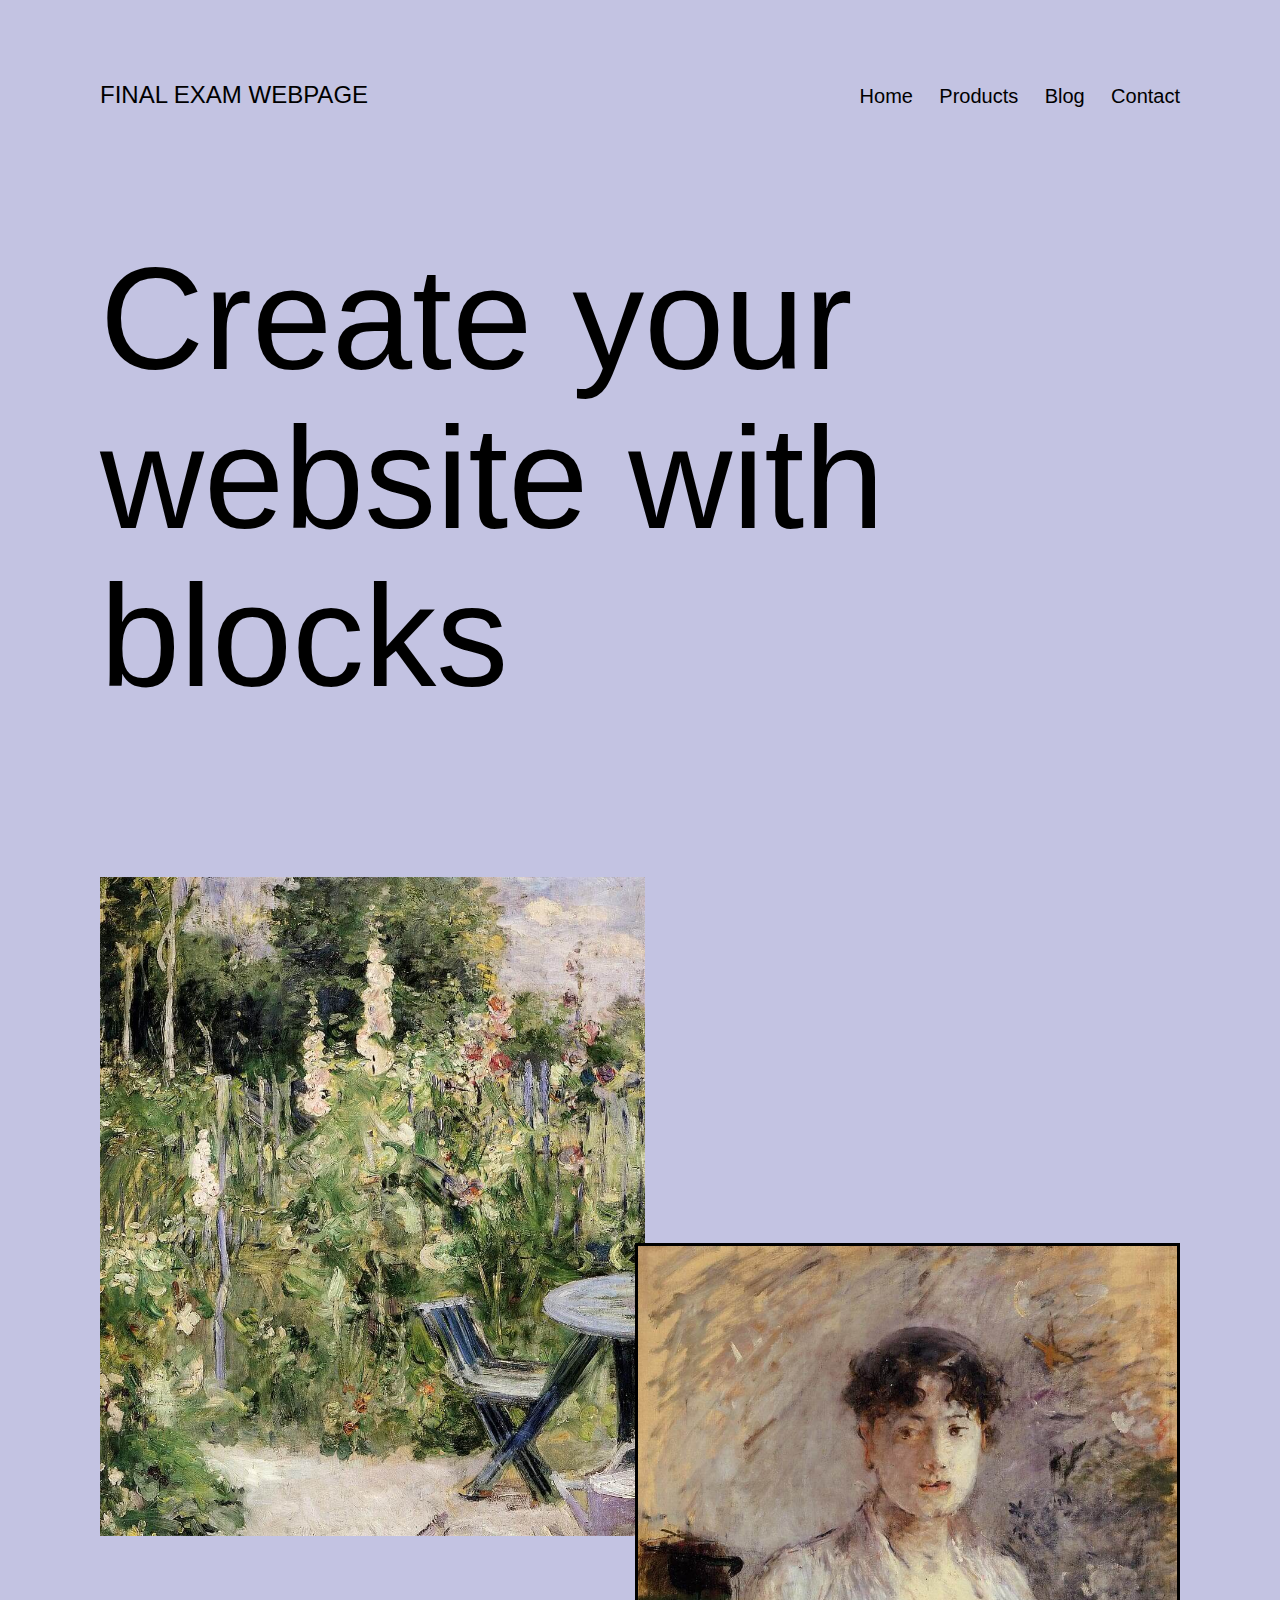
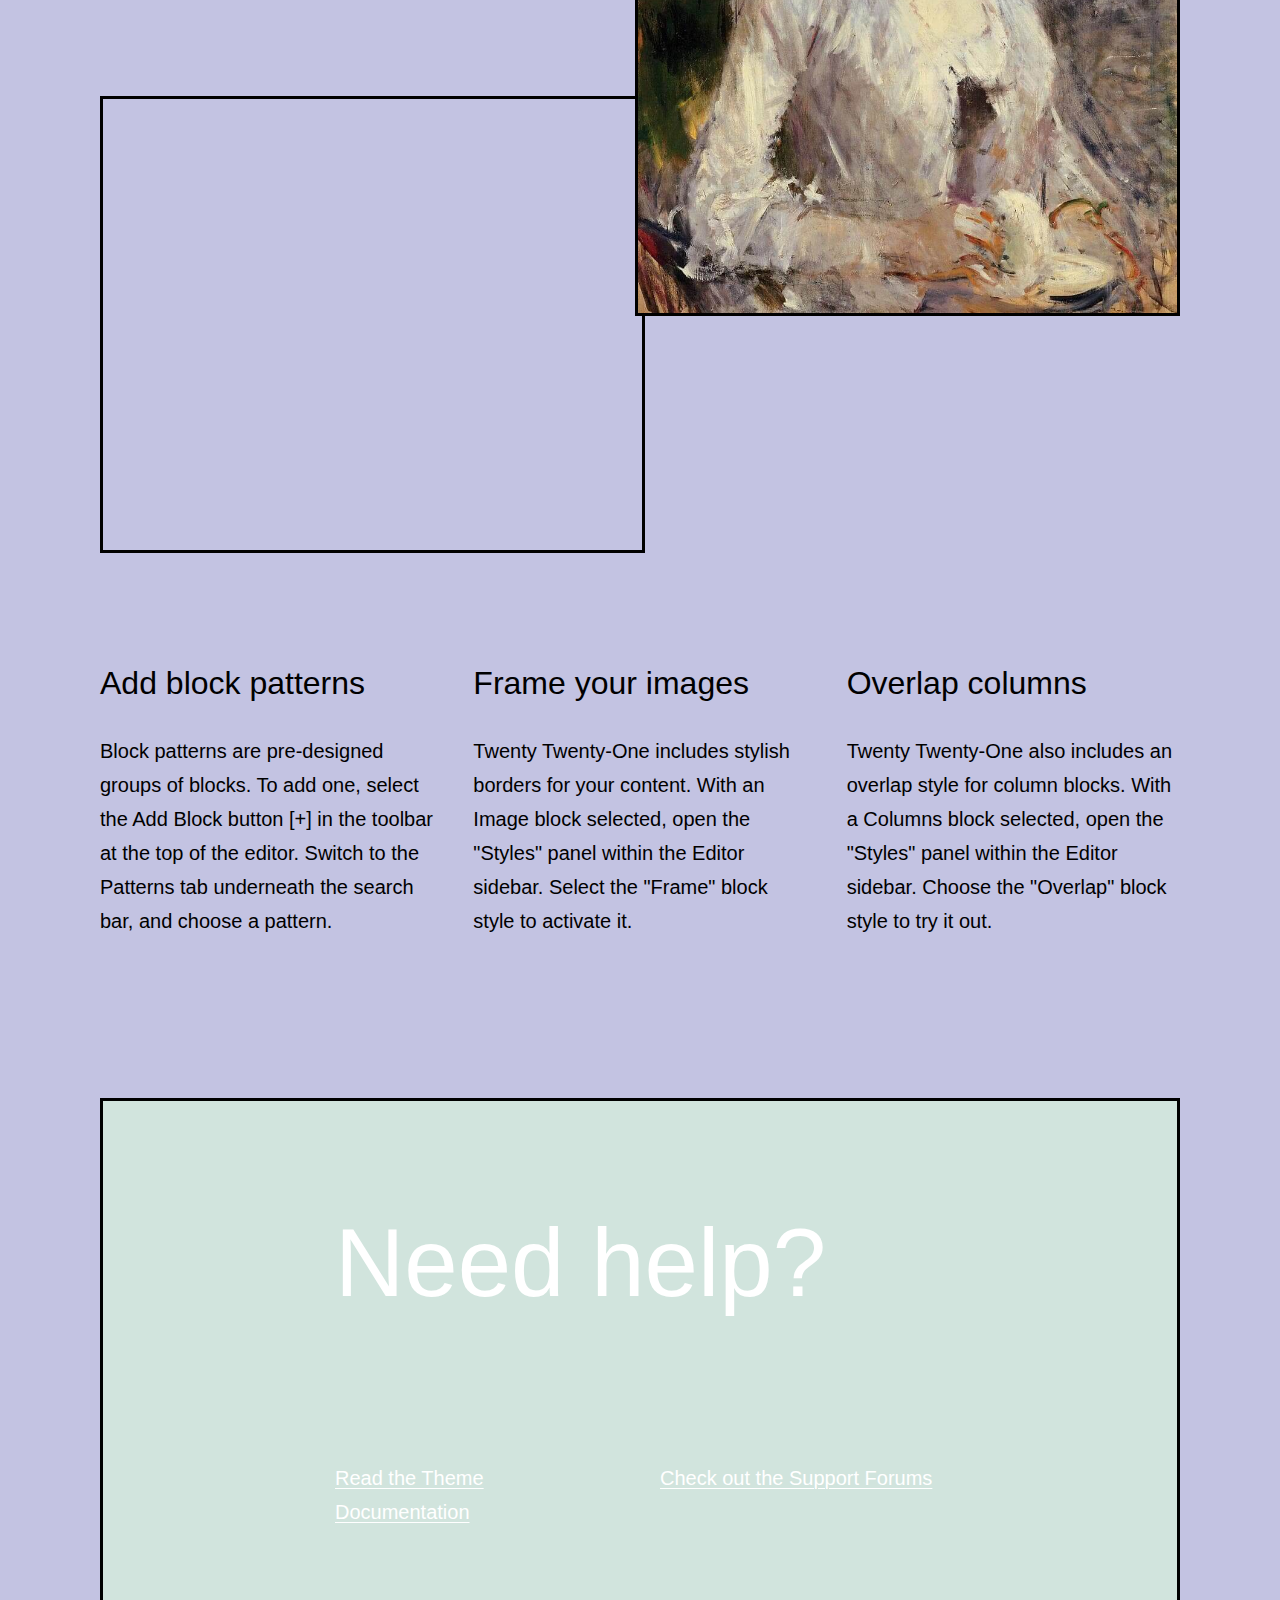
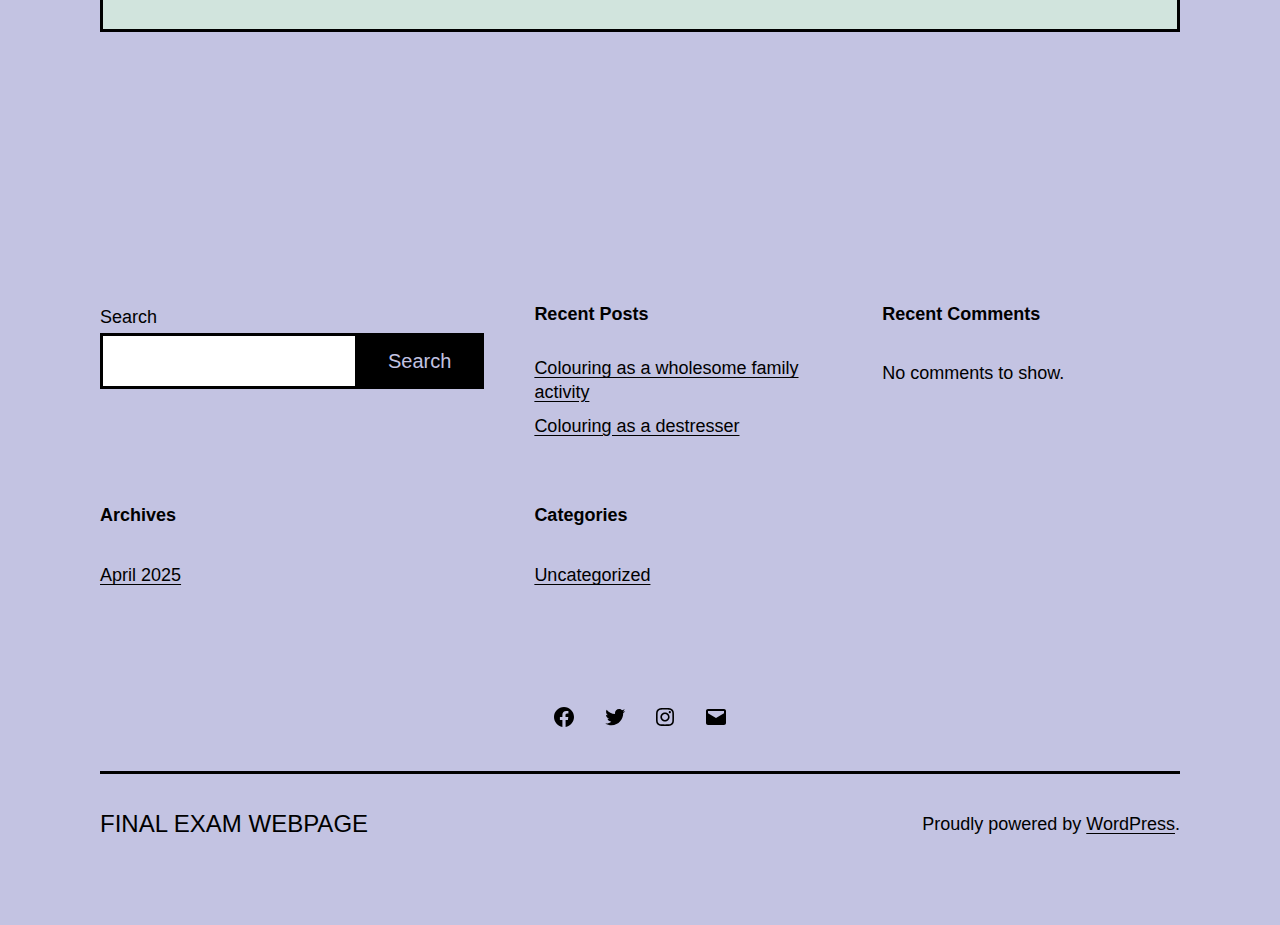
<file: index.html>
<!doctype html>
<html lang="en-CA" >
<head>
	<meta charset="UTF-8" />
	<meta name="viewport" content="width=device-width, initial-scale=1.0" />
	<title>Final Exam Webpage</title>
<meta name='robots' content='max-image-preview:large' />
	<style>img:is([sizes="auto" i], [sizes^="auto," i]) { contain-intrinsic-size: 3000px 1500px }</style>
	<link rel='dns-prefetch' href='//localhost' />
<link rel="alternate" type="application/rss+xml" title="Final Exam Webpage &raquo; Feed" href="/feed/" />
<link rel="alternate" type="application/rss+xml" title="Final Exam Webpage &raquo; Comments Feed" href="/comments/feed/" />
<script>
window._wpemojiSettings = {"baseUrl":"https:\/\/s.w.org\/images\/core\/emoji\/15.1.0\/72x72\/","ext":".png","svgUrl":"https:\/\/s.w.org\/images\/core\/emoji\/15.1.0\/svg\/","svgExt":".svg","source":{"concatemoji":"/wp-includes\/js\/wp-emoji-release.min.js?ver=6.8"}};
/*! This file is auto-generated */
!function(i,n){var o,s,e;function c(e){try{var t={supportTests:e,timestamp:(new Date).valueOf()};sessionStorage.setItem(o,JSON.stringify(t))}catch(e){}}function p(e,t,n){e.clearRect(0,0,e.canvas.width,e.canvas.height),e.fillText(t,0,0);var t=new Uint32Array(e.getImageData(0,0,e.canvas.width,e.canvas.height).data),r=(e.clearRect(0,0,e.canvas.width,e.canvas.height),e.fillText(n,0,0),new Uint32Array(e.getImageData(0,0,e.canvas.width,e.canvas.height).data));return t.every(function(e,t){return e===r[t]})}function u(e,t,n){switch(t){case"flag":return n(e,"\ud83c\udff3\ufe0f\u200d\u26a7\ufe0f","\ud83c\udff3\ufe0f\u200b\u26a7\ufe0f")?!1:!n(e,"\ud83c\uddfa\ud83c\uddf3","\ud83c\uddfa\u200b\ud83c\uddf3")&&!n(e,"\ud83c\udff4\udb40\udc67\udb40\udc62\udb40\udc65\udb40\udc6e\udb40\udc67\udb40\udc7f","\ud83c\udff4\u200b\udb40\udc67\u200b\udb40\udc62\u200b\udb40\udc65\u200b\udb40\udc6e\u200b\udb40\udc67\u200b\udb40\udc7f");case"emoji":return!n(e,"\ud83d\udc26\u200d\ud83d\udd25","\ud83d\udc26\u200b\ud83d\udd25")}return!1}function f(e,t,n){var r="undefined"!=typeof WorkerGlobalScope&&self instanceof WorkerGlobalScope?new OffscreenCanvas(300,150):i.createElement("canvas"),a=r.getContext("2d",{willReadFrequently:!0}),o=(a.textBaseline="top",a.font="600 32px Arial",{});return e.forEach(function(e){o[e]=t(a,e,n)}),o}function t(e){var t=i.createElement("script");t.src=e,t.defer=!0,i.head.appendChild(t)}"undefined"!=typeof Promise&&(o="wpEmojiSettingsSupports",s=["flag","emoji"],n.supports={everything:!0,everythingExceptFlag:!0},e=new Promise(function(e){i.addEventListener("DOMContentLoaded",e,{once:!0})}),new Promise(function(t){var n=function(){try{var e=JSON.parse(sessionStorage.getItem(o));if("object"==typeof e&&"number"==typeof e.timestamp&&(new Date).valueOf()<e.timestamp+604800&&"object"==typeof e.supportTests)return e.supportTests}catch(e){}return null}();if(!n){if("undefined"!=typeof Worker&&"undefined"!=typeof OffscreenCanvas&&"undefined"!=typeof URL&&URL.createObjectURL&&"undefined"!=typeof Blob)try{var e="postMessage("+f.toString()+"("+[JSON.stringify(s),u.toString(),p.toString()].join(",")+"));",r=new Blob([e],{type:"text/javascript"}),a=new Worker(URL.createObjectURL(r),{name:"wpTestEmojiSupports"});return void(a.onmessage=function(e){c(n=e.data),a.terminate(),t(n)})}catch(e){}c(n=f(s,u,p))}t(n)}).then(function(e){for(var t in e)n.supports[t]=e[t],n.supports.everything=n.supports.everything&&n.supports[t],"flag"!==t&&(n.supports.everythingExceptFlag=n.supports.everythingExceptFlag&&n.supports[t]);n.supports.everythingExceptFlag=n.supports.everythingExceptFlag&&!n.supports.flag,n.DOMReady=!1,n.readyCallback=function(){n.DOMReady=!0}}).then(function(){return e}).then(function(){var e;n.supports.everything||(n.readyCallback(),(e=n.source||{}).concatemoji?t(e.concatemoji):e.wpemoji&&e.twemoji&&(t(e.twemoji),t(e.wpemoji)))}))}((window,document),window._wpemojiSettings);
</script>
<style id='wp-emoji-styles-inline-css'>

	img.wp-smiley, img.emoji {
		display: inline !important;
		border: none !important;
		box-shadow: none !important;
		height: 1em !important;
		width: 1em !important;
		margin: 0 0.07em !important;
		vertical-align: -0.1em !important;
		background: none !important;
		padding: 0 !important;
	}
</style>
<link rel='stylesheet' id='wp-block-library-css' href='/wp-includes/css/dist/block-library/style.min.css?ver=6.8' media='all' />
<style id='wp-block-library-theme-inline-css'>
.wp-block-audio :where(figcaption){color:#555;font-size:13px;text-align:center}.is-dark-theme .wp-block-audio :where(figcaption){color:#ffffffa6}.wp-block-audio{margin:0 0 1em}.wp-block-code{border:1px solid #ccc;border-radius:4px;font-family:Menlo,Consolas,monaco,monospace;padding:.8em 1em}.wp-block-embed :where(figcaption){color:#555;font-size:13px;text-align:center}.is-dark-theme .wp-block-embed :where(figcaption){color:#ffffffa6}.wp-block-embed{margin:0 0 1em}.blocks-gallery-caption{color:#555;font-size:13px;text-align:center}.is-dark-theme .blocks-gallery-caption{color:#ffffffa6}:root :where(.wp-block-image figcaption){color:#555;font-size:13px;text-align:center}.is-dark-theme :root :where(.wp-block-image figcaption){color:#ffffffa6}.wp-block-image{margin:0 0 1em}.wp-block-pullquote{border-bottom:4px solid;border-top:4px solid;color:currentColor;margin-bottom:1.75em}.wp-block-pullquote cite,.wp-block-pullquote footer,.wp-block-pullquote__citation{color:currentColor;font-size:.8125em;font-style:normal;text-transform:uppercase}.wp-block-quote{border-left:.25em solid;margin:0 0 1.75em;padding-left:1em}.wp-block-quote cite,.wp-block-quote footer{color:currentColor;font-size:.8125em;font-style:normal;position:relative}.wp-block-quote:where(.has-text-align-right){border-left:none;border-right:.25em solid;padding-left:0;padding-right:1em}.wp-block-quote:where(.has-text-align-center){border:none;padding-left:0}.wp-block-quote.is-large,.wp-block-quote.is-style-large,.wp-block-quote:where(.is-style-plain){border:none}.wp-block-search .wp-block-search__label{font-weight:700}.wp-block-search__button{border:1px solid #ccc;padding:.375em .625em}:where(.wp-block-group.has-background){padding:1.25em 2.375em}.wp-block-separator.has-css-opacity{opacity:.4}.wp-block-separator{border:none;border-bottom:2px solid;margin-left:auto;margin-right:auto}.wp-block-separator.has-alpha-channel-opacity{opacity:1}.wp-block-separator:not(.is-style-wide):not(.is-style-dots){width:100px}.wp-block-separator.has-background:not(.is-style-dots){border-bottom:none;height:1px}.wp-block-separator.has-background:not(.is-style-wide):not(.is-style-dots){height:2px}.wp-block-table{margin:0 0 1em}.wp-block-table td,.wp-block-table th{word-break:normal}.wp-block-table :where(figcaption){color:#555;font-size:13px;text-align:center}.is-dark-theme .wp-block-table :where(figcaption){color:#ffffffa6}.wp-block-video :where(figcaption){color:#555;font-size:13px;text-align:center}.is-dark-theme .wp-block-video :where(figcaption){color:#ffffffa6}.wp-block-video{margin:0 0 1em}:root :where(.wp-block-template-part.has-background){margin-bottom:0;margin-top:0;padding:1.25em 2.375em}
</style>
<style id='classic-theme-styles-inline-css'>
/*! This file is auto-generated */
.wp-block-button__link{color:#fff;background-color:#32373c;border-radius:9999px;box-shadow:none;text-decoration:none;padding:calc(.667em + 2px) calc(1.333em + 2px);font-size:1.125em}.wp-block-file__button{background:#32373c;color:#fff;text-decoration:none}
</style>
<link rel='stylesheet' id='twenty-twenty-one-custom-color-overrides-css' href='/wp-content/themes/twentytwentyone/assets/css/custom-color-overrides.css?ver=6.8' media='all' />
<style id='twenty-twenty-one-custom-color-overrides-inline-css'>
:root .editor-styles-wrapper{--global--color-background: #c3c3e2;--global--color-primary: #000;--global--color-secondary: #000;--button--color-background: #000;--button--color-text-hover: #000;}
</style>
<style id='global-styles-inline-css'>
:root{--wp--preset--aspect-ratio--square: 1;--wp--preset--aspect-ratio--4-3: 4/3;--wp--preset--aspect-ratio--3-4: 3/4;--wp--preset--aspect-ratio--3-2: 3/2;--wp--preset--aspect-ratio--2-3: 2/3;--wp--preset--aspect-ratio--16-9: 16/9;--wp--preset--aspect-ratio--9-16: 9/16;--wp--preset--color--black: #000000;--wp--preset--color--cyan-bluish-gray: #abb8c3;--wp--preset--color--white: #FFFFFF;--wp--preset--color--pale-pink: #f78da7;--wp--preset--color--vivid-red: #cf2e2e;--wp--preset--color--luminous-vivid-orange: #ff6900;--wp--preset--color--luminous-vivid-amber: #fcb900;--wp--preset--color--light-green-cyan: #7bdcb5;--wp--preset--color--vivid-green-cyan: #00d084;--wp--preset--color--pale-cyan-blue: #8ed1fc;--wp--preset--color--vivid-cyan-blue: #0693e3;--wp--preset--color--vivid-purple: #9b51e0;--wp--preset--color--dark-gray: #28303D;--wp--preset--color--gray: #39414D;--wp--preset--color--green: #D1E4DD;--wp--preset--color--blue: #D1DFE4;--wp--preset--color--purple: #D1D1E4;--wp--preset--color--red: #E4D1D1;--wp--preset--color--orange: #E4DAD1;--wp--preset--color--yellow: #EEEADD;--wp--preset--gradient--vivid-cyan-blue-to-vivid-purple: linear-gradient(135deg,rgba(6,147,227,1) 0%,rgb(155,81,224) 100%);--wp--preset--gradient--light-green-cyan-to-vivid-green-cyan: linear-gradient(135deg,rgb(122,220,180) 0%,rgb(0,208,130) 100%);--wp--preset--gradient--luminous-vivid-amber-to-luminous-vivid-orange: linear-gradient(135deg,rgba(252,185,0,1) 0%,rgba(255,105,0,1) 100%);--wp--preset--gradient--luminous-vivid-orange-to-vivid-red: linear-gradient(135deg,rgba(255,105,0,1) 0%,rgb(207,46,46) 100%);--wp--preset--gradient--very-light-gray-to-cyan-bluish-gray: linear-gradient(135deg,rgb(238,238,238) 0%,rgb(169,184,195) 100%);--wp--preset--gradient--cool-to-warm-spectrum: linear-gradient(135deg,rgb(74,234,220) 0%,rgb(151,120,209) 20%,rgb(207,42,186) 40%,rgb(238,44,130) 60%,rgb(251,105,98) 80%,rgb(254,248,76) 100%);--wp--preset--gradient--blush-light-purple: linear-gradient(135deg,rgb(255,206,236) 0%,rgb(152,150,240) 100%);--wp--preset--gradient--blush-bordeaux: linear-gradient(135deg,rgb(254,205,165) 0%,rgb(254,45,45) 50%,rgb(107,0,62) 100%);--wp--preset--gradient--luminous-dusk: linear-gradient(135deg,rgb(255,203,112) 0%,rgb(199,81,192) 50%,rgb(65,88,208) 100%);--wp--preset--gradient--pale-ocean: linear-gradient(135deg,rgb(255,245,203) 0%,rgb(182,227,212) 50%,rgb(51,167,181) 100%);--wp--preset--gradient--electric-grass: linear-gradient(135deg,rgb(202,248,128) 0%,rgb(113,206,126) 100%);--wp--preset--gradient--midnight: linear-gradient(135deg,rgb(2,3,129) 0%,rgb(40,116,252) 100%);--wp--preset--gradient--purple-to-yellow: linear-gradient(160deg, #D1D1E4 0%, #EEEADD 100%);--wp--preset--gradient--yellow-to-purple: linear-gradient(160deg, #EEEADD 0%, #D1D1E4 100%);--wp--preset--gradient--green-to-yellow: linear-gradient(160deg, #D1E4DD 0%, #EEEADD 100%);--wp--preset--gradient--yellow-to-green: linear-gradient(160deg, #EEEADD 0%, #D1E4DD 100%);--wp--preset--gradient--red-to-yellow: linear-gradient(160deg, #E4D1D1 0%, #EEEADD 100%);--wp--preset--gradient--yellow-to-red: linear-gradient(160deg, #EEEADD 0%, #E4D1D1 100%);--wp--preset--gradient--purple-to-red: linear-gradient(160deg, #D1D1E4 0%, #E4D1D1 100%);--wp--preset--gradient--red-to-purple: linear-gradient(160deg, #E4D1D1 0%, #D1D1E4 100%);--wp--preset--font-size--small: 18px;--wp--preset--font-size--medium: 20px;--wp--preset--font-size--large: 24px;--wp--preset--font-size--x-large: 42px;--wp--preset--font-size--extra-small: 16px;--wp--preset--font-size--normal: 20px;--wp--preset--font-size--extra-large: 40px;--wp--preset--font-size--huge: 96px;--wp--preset--font-size--gigantic: 144px;--wp--preset--spacing--20: 0.44rem;--wp--preset--spacing--30: 0.67rem;--wp--preset--spacing--40: 1rem;--wp--preset--spacing--50: 1.5rem;--wp--preset--spacing--60: 2.25rem;--wp--preset--spacing--70: 3.38rem;--wp--preset--spacing--80: 5.06rem;--wp--preset--shadow--natural: 6px 6px 9px rgba(0, 0, 0, 0.2);--wp--preset--shadow--deep: 12px 12px 50px rgba(0, 0, 0, 0.4);--wp--preset--shadow--sharp: 6px 6px 0px rgba(0, 0, 0, 0.2);--wp--preset--shadow--outlined: 6px 6px 0px -3px rgba(255, 255, 255, 1), 6px 6px rgba(0, 0, 0, 1);--wp--preset--shadow--crisp: 6px 6px 0px rgba(0, 0, 0, 1);}:where(.is-layout-flex){gap: 0.5em;}:where(.is-layout-grid){gap: 0.5em;}body .is-layout-flex{display: flex;}.is-layout-flex{flex-wrap: wrap;align-items: center;}.is-layout-flex > :is(*, div){margin: 0;}body .is-layout-grid{display: grid;}.is-layout-grid > :is(*, div){margin: 0;}:where(.wp-block-columns.is-layout-flex){gap: 2em;}:where(.wp-block-columns.is-layout-grid){gap: 2em;}:where(.wp-block-post-template.is-layout-flex){gap: 1.25em;}:where(.wp-block-post-template.is-layout-grid){gap: 1.25em;}.has-black-color{color: var(--wp--preset--color--black) !important;}.has-cyan-bluish-gray-color{color: var(--wp--preset--color--cyan-bluish-gray) !important;}.has-white-color{color: var(--wp--preset--color--white) !important;}.has-pale-pink-color{color: var(--wp--preset--color--pale-pink) !important;}.has-vivid-red-color{color: var(--wp--preset--color--vivid-red) !important;}.has-luminous-vivid-orange-color{color: var(--wp--preset--color--luminous-vivid-orange) !important;}.has-luminous-vivid-amber-color{color: var(--wp--preset--color--luminous-vivid-amber) !important;}.has-light-green-cyan-color{color: var(--wp--preset--color--light-green-cyan) !important;}.has-vivid-green-cyan-color{color: var(--wp--preset--color--vivid-green-cyan) !important;}.has-pale-cyan-blue-color{color: var(--wp--preset--color--pale-cyan-blue) !important;}.has-vivid-cyan-blue-color{color: var(--wp--preset--color--vivid-cyan-blue) !important;}.has-vivid-purple-color{color: var(--wp--preset--color--vivid-purple) !important;}.has-black-background-color{background-color: var(--wp--preset--color--black) !important;}.has-cyan-bluish-gray-background-color{background-color: var(--wp--preset--color--cyan-bluish-gray) !important;}.has-white-background-color{background-color: var(--wp--preset--color--white) !important;}.has-pale-pink-background-color{background-color: var(--wp--preset--color--pale-pink) !important;}.has-vivid-red-background-color{background-color: var(--wp--preset--color--vivid-red) !important;}.has-luminous-vivid-orange-background-color{background-color: var(--wp--preset--color--luminous-vivid-orange) !important;}.has-luminous-vivid-amber-background-color{background-color: var(--wp--preset--color--luminous-vivid-amber) !important;}.has-light-green-cyan-background-color{background-color: var(--wp--preset--color--light-green-cyan) !important;}.has-vivid-green-cyan-background-color{background-color: var(--wp--preset--color--vivid-green-cyan) !important;}.has-pale-cyan-blue-background-color{background-color: var(--wp--preset--color--pale-cyan-blue) !important;}.has-vivid-cyan-blue-background-color{background-color: var(--wp--preset--color--vivid-cyan-blue) !important;}.has-vivid-purple-background-color{background-color: var(--wp--preset--color--vivid-purple) !important;}.has-black-border-color{border-color: var(--wp--preset--color--black) !important;}.has-cyan-bluish-gray-border-color{border-color: var(--wp--preset--color--cyan-bluish-gray) !important;}.has-white-border-color{border-color: var(--wp--preset--color--white) !important;}.has-pale-pink-border-color{border-color: var(--wp--preset--color--pale-pink) !important;}.has-vivid-red-border-color{border-color: var(--wp--preset--color--vivid-red) !important;}.has-luminous-vivid-orange-border-color{border-color: var(--wp--preset--color--luminous-vivid-orange) !important;}.has-luminous-vivid-amber-border-color{border-color: var(--wp--preset--color--luminous-vivid-amber) !important;}.has-light-green-cyan-border-color{border-color: var(--wp--preset--color--light-green-cyan) !important;}.has-vivid-green-cyan-border-color{border-color: var(--wp--preset--color--vivid-green-cyan) !important;}.has-pale-cyan-blue-border-color{border-color: var(--wp--preset--color--pale-cyan-blue) !important;}.has-vivid-cyan-blue-border-color{border-color: var(--wp--preset--color--vivid-cyan-blue) !important;}.has-vivid-purple-border-color{border-color: var(--wp--preset--color--vivid-purple) !important;}.has-vivid-cyan-blue-to-vivid-purple-gradient-background{background: var(--wp--preset--gradient--vivid-cyan-blue-to-vivid-purple) !important;}.has-light-green-cyan-to-vivid-green-cyan-gradient-background{background: var(--wp--preset--gradient--light-green-cyan-to-vivid-green-cyan) !important;}.has-luminous-vivid-amber-to-luminous-vivid-orange-gradient-background{background: var(--wp--preset--gradient--luminous-vivid-amber-to-luminous-vivid-orange) !important;}.has-luminous-vivid-orange-to-vivid-red-gradient-background{background: var(--wp--preset--gradient--luminous-vivid-orange-to-vivid-red) !important;}.has-very-light-gray-to-cyan-bluish-gray-gradient-background{background: var(--wp--preset--gradient--very-light-gray-to-cyan-bluish-gray) !important;}.has-cool-to-warm-spectrum-gradient-background{background: var(--wp--preset--gradient--cool-to-warm-spectrum) !important;}.has-blush-light-purple-gradient-background{background: var(--wp--preset--gradient--blush-light-purple) !important;}.has-blush-bordeaux-gradient-background{background: var(--wp--preset--gradient--blush-bordeaux) !important;}.has-luminous-dusk-gradient-background{background: var(--wp--preset--gradient--luminous-dusk) !important;}.has-pale-ocean-gradient-background{background: var(--wp--preset--gradient--pale-ocean) !important;}.has-electric-grass-gradient-background{background: var(--wp--preset--gradient--electric-grass) !important;}.has-midnight-gradient-background{background: var(--wp--preset--gradient--midnight) !important;}.has-small-font-size{font-size: var(--wp--preset--font-size--small) !important;}.has-medium-font-size{font-size: var(--wp--preset--font-size--medium) !important;}.has-large-font-size{font-size: var(--wp--preset--font-size--large) !important;}.has-x-large-font-size{font-size: var(--wp--preset--font-size--x-large) !important;}
:where(.wp-block-post-template.is-layout-flex){gap: 1.25em;}:where(.wp-block-post-template.is-layout-grid){gap: 1.25em;}
:where(.wp-block-columns.is-layout-flex){gap: 2em;}:where(.wp-block-columns.is-layout-grid){gap: 2em;}
:root :where(.wp-block-pullquote){font-size: 1.5em;line-height: 1.6;}
</style>
<link rel='stylesheet' id='parent-style-css' href='/wp-content/themes/twentytwentyone/style.css?ver=6.8' media='all' />
<link rel='stylesheet' id='child-style-css' href='/wp-content/themes/blue2/style.css?ver=6.8' media='all' />
<link rel='stylesheet' id='twenty-twenty-one-style-css' href='/wp-content/themes/twentytwentyone/style.css?ver=6.8' media='all' />
<style id='twenty-twenty-one-style-inline-css'>
:root{--global--color-background: #c3c3e2;--global--color-primary: #000;--global--color-secondary: #000;--button--color-background: #000;--button--color-text-hover: #000;}
</style>
<link rel='stylesheet' id='twenty-twenty-one-print-style-css' href='/wp-content/themes/twentytwentyone/assets/css/print.css?ver=6.8' media='print' />
<script src="/wp-content/themes/blue2/customElements.js?ver=6.8" id="custom_javascript-js"></script>
<script id="twenty-twenty-one-ie11-polyfills-js-after">
( Element.prototype.matches && Element.prototype.closest && window.NodeList && NodeList.prototype.forEach ) || document.write( '<script src="/wp-content/themes/twentytwentyone/assets/js/polyfills.js"></scr' + 'ipt>' );
</script>
<script src="/wp-content/themes/twentytwentyone/assets/js/primary-navigation.js?ver=6.8" id="twenty-twenty-one-primary-navigation-script-js" defer data-wp-strategy="defer"></script>
<link rel="https://api.w.org/" href="/wp-json/" /><link rel="alternate" title="JSON" type="application/json" href="/wp-json/wp/v2/pages/11" /><link rel="EditURI" type="application/rsd+xml" title="RSD" href="/xmlrpc.php?rsd" />
<meta name="generator" content="WordPress 6.8" />
<link rel="canonical" href="/" />
<link rel='shortlink' href='/' />
<link rel="alternate" title="oEmbed (JSON)" type="application/json+oembed" href="/wp-json/oembed/1.0/embed?url=http%3A%2F%2Flocalhost%3A8000%2F" />
<link rel="alternate" title="oEmbed (XML)" type="text/xml+oembed" href="/wp-json/oembed/1.0/embed?url=http%3A%2F%2Flocalhost%3A8000%2F&#038;format=xml" />
<style id="custom-background-css">
body.custom-background { background-color: #c3c3e2; }
</style>
	</head>

<body class="home wp-singular page-template-default page page-id-11 custom-background wp-embed-responsive wp-theme-twentytwentyone wp-child-theme-blue2 is-light-theme no-js singular has-main-navigation">
<div id="page" class="site">
	<a class="skip-link screen-reader-text" href="#content">
		Skip to content	</a>

	
<header id="masthead" class="site-header has-title-and-tagline has-menu">

	

<div class="site-branding">

	
						<h1 class="site-title">Final Exam Webpage</h1>
			
	</div><!-- .site-branding -->
	
	<nav id="site-navigation" class="primary-navigation" aria-label="Primary menu">
		<div class="menu-button-container">
			<button id="primary-mobile-menu" class="button" aria-controls="primary-menu-list" aria-expanded="false">
				<span class="dropdown-icon open">Menu					<svg class="svg-icon" width="24" height="24" aria-hidden="true" role="img" focusable="false" viewBox="0 0 24 24" fill="none" xmlns="https://www.w3.org/2000/svg"><path fill-rule="evenodd" clip-rule="evenodd" d="M4.5 6H19.5V7.5H4.5V6ZM4.5 12H19.5V13.5H4.5V12ZM19.5 18H4.5V19.5H19.5V18Z" fill="currentColor"/></svg>				</span>
				<span class="dropdown-icon close">Close					<svg class="svg-icon" width="24" height="24" aria-hidden="true" role="img" focusable="false" viewBox="0 0 24 24" fill="none" xmlns="https://www.w3.org/2000/svg"><path fill-rule="evenodd" clip-rule="evenodd" d="M12 10.9394L5.53033 4.46973L4.46967 5.53039L10.9393 12.0001L4.46967 18.4697L5.53033 19.5304L12 13.0607L18.4697 19.5304L19.5303 18.4697L13.0607 12.0001L19.5303 5.53039L18.4697 4.46973L12 10.9394Z" fill="currentColor"/></svg>				</span>
			</button><!-- #primary-mobile-menu -->
		</div><!-- .menu-button-container -->
		<div class="primary-menu-container"><ul id="primary-menu-list" class="menu-wrapper"><li id="menu-item-20" class="menu-item menu-item-type-custom menu-item-object-custom menu-item-20"><a href="/">Home</a></li>
<li id="menu-item-21" class="menu-item menu-item-type-post_type menu-item-object-page menu-item-21"><a href="/about/">Products</a></li>
<li id="menu-item-22" class="menu-item menu-item-type-post_type menu-item-object-page menu-item-22"><a href="/blog/">Blog</a></li>
<li id="menu-item-23" class="menu-item menu-item-type-post_type menu-item-object-page menu-item-23"><a href="/contact/">Contact</a></li>
</ul></div>	</nav><!-- #site-navigation -->
	
</header><!-- #masthead -->

	<div id="content" class="site-content">
		<div id="primary" class="content-area">
			<main id="main" class="site-main">

<article id="post-11" class="post-11 page type-page status-publish hentry entry">

	
	<div class="entry-content">
		
					
					<h2 class="alignwide has-text-align-wide has-gigantic-font-size wp-block-heading" style="line-height:1.1">Create your website with blocks</h2>
					

					
					<div style="height:100px" aria-hidden="true" class="wp-block-spacer"></div>
					

					
					<div class="wp-block-columns alignwide are-vertically-aligned-center is-style-twentytwentyone-columns-overlap is-layout-flex wp-container-core-columns-is-layout-9d6595d7 wp-block-columns-is-layout-flex">
					<div class="wp-block-column is-vertically-aligned-center is-layout-flow wp-block-column-is-layout-flow">
					<figure class="wp-block-image alignfull size-large"><img decoding="async" src="/wp-content/themes/twentytwentyone/assets/images/roses-tremieres-hollyhocks-1884.jpg" alt="&#8220;Roses Trémières&#8221; by Berthe Morisot"/></figure>
					

					
					<div style="height:100px" aria-hidden="true" class="wp-block-spacer"></div>
					

					
					<figure class="wp-block-image alignfull size-large is-style-twentytwentyone-image-frame"><img decoding="async" src="/wp-content/themes/twentytwentyone/assets/images/in-the-bois-de-boulogne.jpg" alt="&#8220;In the Bois de Boulogne&#8221; by Berthe Morisot"/></figure>
					</div>
					

					
					<div class="wp-block-column is-vertically-aligned-center is-layout-flow wp-block-column-is-layout-flow">
					<div style="height:100px" aria-hidden="true" class="wp-block-spacer"></div>
					

					
					<figure class="wp-block-image size-large alignfull size-full is-style-twentytwentyone-border"><img decoding="async" src="/wp-content/themes/twentytwentyone/assets/images/young-woman-in-mauve.jpg" alt="&#8220;Young Woman in Mauve&#8221; by Berthe Morisot"/></figure>
					</div>
					</div>
					

					
					<div style="height:50px" aria-hidden="true" class="wp-block-spacer"></div>
					

					
					<div class="wp-block-columns alignwide are-vertically-aligned-top is-layout-flex wp-container-core-columns-is-layout-9d6595d7 wp-block-columns-is-layout-flex">
					<div class="wp-block-column is-vertically-aligned-top is-layout-flow wp-block-column-is-layout-flow">
					<h3 class="wp-block-heading">Add block patterns</h3>
					

					
					<p>Block patterns are pre-designed groups of blocks. To add one, select the Add Block button [+] in the toolbar at the top of the editor. Switch to the Patterns tab underneath the search bar, and choose a pattern.</p>
					</div>
					

					
					<div class="wp-block-column is-vertically-aligned-top is-layout-flow wp-block-column-is-layout-flow">
					<h3 class="wp-block-heading">Frame your images</h3>
					

					
					<p>Twenty Twenty-One includes stylish borders for your content. With an Image block selected, open the &quot;Styles&quot; panel within the Editor sidebar. Select the &quot;Frame&quot; block style to activate it.</p>
					</div>
					

					
					<div class="wp-block-column is-vertically-aligned-top is-layout-flow wp-block-column-is-layout-flow">
					<h3 class="wp-block-heading">Overlap columns</h3>
					

					
					<p>Twenty Twenty-One also includes an overlap style for column blocks. With a Columns block selected, open the &quot;Styles&quot; panel within the Editor sidebar. Choose the &quot;Overlap&quot; block style to try it out.</p>
					</div>
					</div>
					

					
					<div style="height:100px" aria-hidden="true" class="wp-block-spacer"></div>
					

					
					<div class="wp-block-cover alignwide has-green-background-color has-background-dim is-style-twentytwentyone-border"><div class="wp-block-cover__inner-container is-layout-flow wp-block-cover-is-layout-flow">
					<div style="height:20px" aria-hidden="true" class="wp-block-spacer"></div>
					

					
					<p class="has-huge-font-size">Need help?</p>
					

					
					<div style="height:75px" aria-hidden="true" class="wp-block-spacer"></div>
					

					
					<div class="wp-block-columns is-layout-flex wp-container-core-columns-is-layout-9d6595d7 wp-block-columns-is-layout-flex">
					<div class="wp-block-column is-layout-flow wp-block-column-is-layout-flow">
					<p><a href="https://wordpress.org/documentation/article/twenty-twenty-one/">Read the Theme Documentation</a></p>
					</div>
					

					
					<div class="wp-block-column is-layout-flow wp-block-column-is-layout-flow">
					<p><a href="https://wordpress.org/support/theme/twentytwentyone/">Check out the Support Forums</a></p>
					</div>
					</div>
					

					
					<div style="height:20px" aria-hidden="true" class="wp-block-spacer"></div>
					</div></div>
						</div><!-- .entry-content -->

	</article><!-- #post-11 -->
			</main><!-- #main -->
		</div><!-- #primary -->
	</div><!-- #content -->

	
	<aside class="widget-area">
		<section id="block-2" class="widget widget_block widget_search"><form role="search" method="get" action="/" class="wp-block-search__button-outside wp-block-search__text-button wp-block-search"    ><label class="wp-block-search__label" for="wp-block-search__input-1" >Search</label><div class="wp-block-search__inside-wrapper " ><input class="wp-block-search__input" id="wp-block-search__input-1" placeholder="" value="" type="search" name="s" required /><button aria-label="Search" class="wp-block-search__button wp-element-button" type="submit" >Search</button></div></form></section><section id="block-3" class="widget widget_block"><div class="wp-block-group"><div class="wp-block-group__inner-container is-layout-flow wp-block-group-is-layout-flow"><h2 class="wp-block-heading">Recent Posts</h2><ul class="wp-block-latest-posts__list wp-block-latest-posts"><li><a class="wp-block-latest-posts__post-title" href="/colouring-as-a-wholesome-family-activity/">Colouring as a wholesome family activity</a></li>
<li><a class="wp-block-latest-posts__post-title" href="/colouring-as-a-destresser/">Colouring as a destresser</a></li>
</ul></div></div></section><section id="block-4" class="widget widget_block"><div class="wp-block-group"><div class="wp-block-group__inner-container is-layout-flow wp-block-group-is-layout-flow"><h2 class="wp-block-heading">Recent Comments</h2><div class="no-comments wp-block-latest-comments">No comments to show.</div></div></div></section><section id="block-5" class="widget widget_block"><div class="wp-block-group"><div class="wp-block-group__inner-container is-layout-flow wp-block-group-is-layout-flow"><h2 class="wp-block-heading">Archives</h2><ul class="wp-block-archives-list wp-block-archives">	<li><a href='/2025/04/'>April 2025</a></li>
</ul></div></div></section><section id="block-6" class="widget widget_block"><div class="wp-block-group"><div class="wp-block-group__inner-container is-layout-flow wp-block-group-is-layout-flow"><h2 class="wp-block-heading">Categories</h2><ul class="wp-block-categories-list wp-block-categories">	<li class="cat-item cat-item-1"><a href="/category/uncategorized/">Uncategorized</a>
</li>
</ul></div></div></section>	</aside><!-- .widget-area -->

	
	<footer id="colophon" class="site-footer">

					<nav aria-label="Secondary menu" class="footer-navigation">
				<ul class="footer-navigation-wrapper">
					<li id="menu-item-24" class="menu-item menu-item-type-custom menu-item-object-custom menu-item-24"><a href="https://www.facebook.com/wordpress"><svg class="svg-icon" width="24" height="24" aria-hidden="true" role="img" focusable="false" viewBox="0 0 24 24" version="1.1" xmlns="https://www.w3.org/2000/svg"><path d="M12 2C6.5 2 2 6.5 2 12c0 5 3.7 9.1 8.4 9.9v-7H7.9V12h2.5V9.8c0-2.5 1.5-3.9 3.8-3.9 1.1 0 2.2.2 2.2.2v2.5h-1.3c-1.2 0-1.6.8-1.6 1.6V12h2.8l-.4 2.9h-2.3v7C18.3 21.1 22 17 22 12c0-5.5-4.5-10-10-10z"></path></svg><span class="screen-reader-text">Facebook</span></a></li>
<li id="menu-item-25" class="menu-item menu-item-type-custom menu-item-object-custom menu-item-25"><a href="https://twitter.com/wordpress"><svg class="svg-icon" width="24" height="24" aria-hidden="true" role="img" focusable="false" viewBox="0 0 24 24" version="1.1" xmlns="https://www.w3.org/2000/svg"><path d="M22.23,5.924c-0.736,0.326-1.527,0.547-2.357,0.646c0.847-0.508,1.498-1.312,1.804-2.27 c-0.793,0.47-1.671,0.812-2.606,0.996C18.324,4.498,17.257,4,16.077,4c-2.266,0-4.103,1.837-4.103,4.103 c0,0.322,0.036,0.635,0.106,0.935C8.67,8.867,5.647,7.234,3.623,4.751C3.27,5.357,3.067,6.062,3.067,6.814 c0,1.424,0.724,2.679,1.825,3.415c-0.673-0.021-1.305-0.206-1.859-0.513c0,0.017,0,0.034,0,0.052c0,1.988,1.414,3.647,3.292,4.023 c-0.344,0.094-0.707,0.144-1.081,0.144c-0.264,0-0.521-0.026-0.772-0.074c0.522,1.63,2.038,2.816,3.833,2.85 c-1.404,1.1-3.174,1.756-5.096,1.756c-0.331,0-0.658-0.019-0.979-0.057c1.816,1.164,3.973,1.843,6.29,1.843 c7.547,0,11.675-6.252,11.675-11.675c0-0.178-0.004-0.355-0.012-0.531C20.985,7.47,21.68,6.747,22.23,5.924z"></path></svg><span class="screen-reader-text">Twitter</span></a></li>
<li id="menu-item-26" class="menu-item menu-item-type-custom menu-item-object-custom menu-item-26"><a href="https://www.instagram.com/explore/tags/wordcamp/"><svg class="svg-icon" width="24" height="24" aria-hidden="true" role="img" focusable="false" viewBox="0 0 24 24" version="1.1" xmlns="https://www.w3.org/2000/svg"><path d="M12,4.622c2.403,0,2.688,0.009,3.637,0.052c0.877,0.04,1.354,0.187,1.671,0.31c0.42,0.163,0.72,0.358,1.035,0.673 c0.315,0.315,0.51,0.615,0.673,1.035c0.123,0.317,0.27,0.794,0.31,1.671c0.043,0.949,0.052,1.234,0.052,3.637 s-0.009,2.688-0.052,3.637c-0.04,0.877-0.187,1.354-0.31,1.671c-0.163,0.42-0.358,0.72-0.673,1.035 c-0.315,0.315-0.615,0.51-1.035,0.673c-0.317,0.123-0.794,0.27-1.671,0.31c-0.949,0.043-1.233,0.052-3.637,0.052 s-2.688-0.009-3.637-0.052c-0.877-0.04-1.354-0.187-1.671-0.31c-0.42-0.163-0.72-0.358-1.035-0.673 c-0.315-0.315-0.51-0.615-0.673-1.035c-0.123-0.317-0.27-0.794-0.31-1.671C4.631,14.688,4.622,14.403,4.622,12 s0.009-2.688,0.052-3.637c0.04-0.877,0.187-1.354,0.31-1.671c0.163-0.42,0.358-0.72,0.673-1.035 c0.315-0.315,0.615-0.51,1.035-0.673c0.317-0.123,0.794-0.27,1.671-0.31C9.312,4.631,9.597,4.622,12,4.622 M12,3 C9.556,3,9.249,3.01,8.289,3.054C7.331,3.098,6.677,3.25,6.105,3.472C5.513,3.702,5.011,4.01,4.511,4.511 c-0.5,0.5-0.808,1.002-1.038,1.594C3.25,6.677,3.098,7.331,3.054,8.289C3.01,9.249,3,9.556,3,12c0,2.444,0.01,2.751,0.054,3.711 c0.044,0.958,0.196,1.612,0.418,2.185c0.23,0.592,0.538,1.094,1.038,1.594c0.5,0.5,1.002,0.808,1.594,1.038 c0.572,0.222,1.227,0.375,2.185,0.418C9.249,20.99,9.556,21,12,21s2.751-0.01,3.711-0.054c0.958-0.044,1.612-0.196,2.185-0.418 c0.592-0.23,1.094-0.538,1.594-1.038c0.5-0.5,0.808-1.002,1.038-1.594c0.222-0.572,0.375-1.227,0.418-2.185 C20.99,14.751,21,14.444,21,12s-0.01-2.751-0.054-3.711c-0.044-0.958-0.196-1.612-0.418-2.185c-0.23-0.592-0.538-1.094-1.038-1.594 c-0.5-0.5-1.002-0.808-1.594-1.038c-0.572-0.222-1.227-0.375-2.185-0.418C14.751,3.01,14.444,3,12,3L12,3z M12,7.378 c-2.552,0-4.622,2.069-4.622,4.622S9.448,16.622,12,16.622s4.622-2.069,4.622-4.622S14.552,7.378,12,7.378z M12,15 c-1.657,0-3-1.343-3-3s1.343-3,3-3s3,1.343,3,3S13.657,15,12,15z M16.804,6.116c-0.596,0-1.08,0.484-1.08,1.08 s0.484,1.08,1.08,1.08c0.596,0,1.08-0.484,1.08-1.08S17.401,6.116,16.804,6.116z"></path></svg><span class="screen-reader-text">Instagram</span></a></li>
<li id="menu-item-27" class="menu-item menu-item-type-custom menu-item-object-custom menu-item-27"><a href="mailto:wordpress@example.com"><svg class="svg-icon" width="24" height="24" aria-hidden="true" role="img" focusable="false" viewBox="0 0 24 24" version="1.1" xmlns="https://www.w3.org/2000/svg"><path d="M20,4H4C2.895,4,2,4.895,2,6v12c0,1.105,0.895,2,2,2h16c1.105,0,2-0.895,2-2V6C22,4.895,21.105,4,20,4z M20,8.236l-8,4.882 L4,8.236V6h16V8.236z"></path></svg><span class="screen-reader-text">Email</span></a></li>
				</ul><!-- .footer-navigation-wrapper -->
			</nav><!-- .footer-navigation -->
				<div class="site-info">
			<div class="site-name">
																						Final Exam Webpage																		</div><!-- .site-name -->

			
			<div class="powered-by">
				Proudly powered by <a href="https://wordpress.org/">WordPress</a>.			</div><!-- .powered-by -->

		</div><!-- .site-info -->
	</footer><!-- #colophon -->

</div><!-- #page -->

<script type="speculationrules">
{"prefetch":[{"source":"document","where":{"and":[{"href_matches":"\/*"},{"not":{"href_matches":["\/wp-*.php","\/wp-admin\/*","\/wp-content\/uploads\/*","\/wp-content\/*","\/wp-content\/plugins\/*","\/wp-content\/themes\/blue2\/*","\/wp-content\/themes\/twentytwentyone\/*","\/*\\?(.+)"]}},{"not":{"selector_matches":"a[rel~=\"nofollow\"]"}},{"not":{"selector_matches":".no-prefetch, .no-prefetch a"}}]},"eagerness":"conservative"}]}
</script>
<script>document.body.classList.remove("no-js");</script>	<script>
	if ( -1 !== navigator.userAgent.indexOf( 'MSIE' ) || -1 !== navigator.appVersion.indexOf( 'Trident/' ) ) {
		document.body.classList.add( 'is-IE' );
	}
	</script>
	<style id='core-block-supports-inline-css'>
.wp-container-core-columns-is-layout-9d6595d7{flex-wrap:nowrap;}
</style>
<script src="/wp-content/themes/twentytwentyone/assets/js/responsive-embeds.js?ver=6.8" id="twenty-twenty-one-responsive-embeds-script-js"></script>

</body>
</html>
</file>
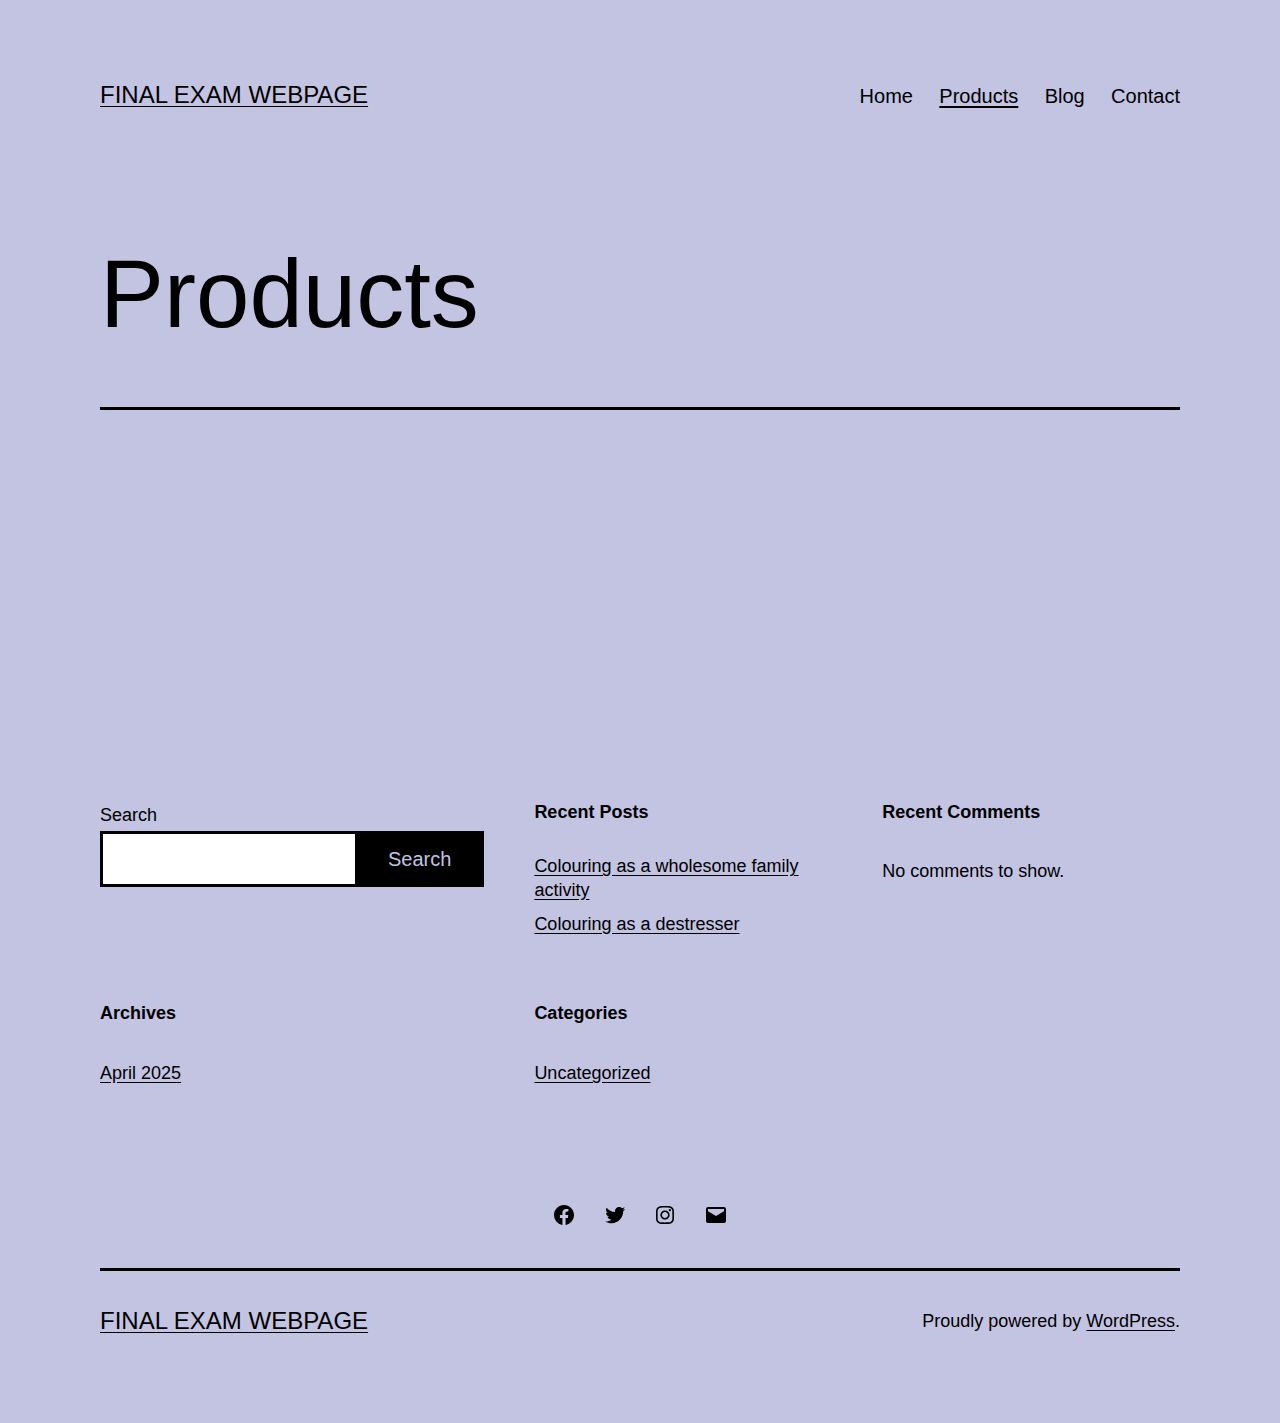
<file: about/index.html>
<!doctype html>
<html lang="en-CA" >
<head>
	<meta charset="UTF-8" />
	<meta name="viewport" content="width=device-width, initial-scale=1.0" />
	<title>Products &#8211; Final Exam Webpage</title>
<meta name='robots' content='max-image-preview:large' />
	<style>img:is([sizes="auto" i], [sizes^="auto," i]) { contain-intrinsic-size: 3000px 1500px }</style>
	<link rel='dns-prefetch' href='//localhost' />
<link rel="alternate" type="application/rss+xml" title="Final Exam Webpage &raquo; Feed" href="/feed/" />
<link rel="alternate" type="application/rss+xml" title="Final Exam Webpage &raquo; Comments Feed" href="/comments/feed/" />
<script>
window._wpemojiSettings = {"baseUrl":"https:\/\/s.w.org\/images\/core\/emoji\/15.1.0\/72x72\/","ext":".png","svgUrl":"https:\/\/s.w.org\/images\/core\/emoji\/15.1.0\/svg\/","svgExt":".svg","source":{"concatemoji":"/wp-includes\/js\/wp-emoji-release.min.js?ver=6.8"}};
/*! This file is auto-generated */
!function(i,n){var o,s,e;function c(e){try{var t={supportTests:e,timestamp:(new Date).valueOf()};sessionStorage.setItem(o,JSON.stringify(t))}catch(e){}}function p(e,t,n){e.clearRect(0,0,e.canvas.width,e.canvas.height),e.fillText(t,0,0);var t=new Uint32Array(e.getImageData(0,0,e.canvas.width,e.canvas.height).data),r=(e.clearRect(0,0,e.canvas.width,e.canvas.height),e.fillText(n,0,0),new Uint32Array(e.getImageData(0,0,e.canvas.width,e.canvas.height).data));return t.every(function(e,t){return e===r[t]})}function u(e,t,n){switch(t){case"flag":return n(e,"\ud83c\udff3\ufe0f\u200d\u26a7\ufe0f","\ud83c\udff3\ufe0f\u200b\u26a7\ufe0f")?!1:!n(e,"\ud83c\uddfa\ud83c\uddf3","\ud83c\uddfa\u200b\ud83c\uddf3")&&!n(e,"\ud83c\udff4\udb40\udc67\udb40\udc62\udb40\udc65\udb40\udc6e\udb40\udc67\udb40\udc7f","\ud83c\udff4\u200b\udb40\udc67\u200b\udb40\udc62\u200b\udb40\udc65\u200b\udb40\udc6e\u200b\udb40\udc67\u200b\udb40\udc7f");case"emoji":return!n(e,"\ud83d\udc26\u200d\ud83d\udd25","\ud83d\udc26\u200b\ud83d\udd25")}return!1}function f(e,t,n){var r="undefined"!=typeof WorkerGlobalScope&&self instanceof WorkerGlobalScope?new OffscreenCanvas(300,150):i.createElement("canvas"),a=r.getContext("2d",{willReadFrequently:!0}),o=(a.textBaseline="top",a.font="600 32px Arial",{});return e.forEach(function(e){o[e]=t(a,e,n)}),o}function t(e){var t=i.createElement("script");t.src=e,t.defer=!0,i.head.appendChild(t)}"undefined"!=typeof Promise&&(o="wpEmojiSettingsSupports",s=["flag","emoji"],n.supports={everything:!0,everythingExceptFlag:!0},e=new Promise(function(e){i.addEventListener("DOMContentLoaded",e,{once:!0})}),new Promise(function(t){var n=function(){try{var e=JSON.parse(sessionStorage.getItem(o));if("object"==typeof e&&"number"==typeof e.timestamp&&(new Date).valueOf()<e.timestamp+604800&&"object"==typeof e.supportTests)return e.supportTests}catch(e){}return null}();if(!n){if("undefined"!=typeof Worker&&"undefined"!=typeof OffscreenCanvas&&"undefined"!=typeof URL&&URL.createObjectURL&&"undefined"!=typeof Blob)try{var e="postMessage("+f.toString()+"("+[JSON.stringify(s),u.toString(),p.toString()].join(",")+"));",r=new Blob([e],{type:"text/javascript"}),a=new Worker(URL.createObjectURL(r),{name:"wpTestEmojiSupports"});return void(a.onmessage=function(e){c(n=e.data),a.terminate(),t(n)})}catch(e){}c(n=f(s,u,p))}t(n)}).then(function(e){for(var t in e)n.supports[t]=e[t],n.supports.everything=n.supports.everything&&n.supports[t],"flag"!==t&&(n.supports.everythingExceptFlag=n.supports.everythingExceptFlag&&n.supports[t]);n.supports.everythingExceptFlag=n.supports.everythingExceptFlag&&!n.supports.flag,n.DOMReady=!1,n.readyCallback=function(){n.DOMReady=!0}}).then(function(){return e}).then(function(){var e;n.supports.everything||(n.readyCallback(),(e=n.source||{}).concatemoji?t(e.concatemoji):e.wpemoji&&e.twemoji&&(t(e.twemoji),t(e.wpemoji)))}))}((window,document),window._wpemojiSettings);
</script>
<style id='wp-emoji-styles-inline-css'>

	img.wp-smiley, img.emoji {
		display: inline !important;
		border: none !important;
		box-shadow: none !important;
		height: 1em !important;
		width: 1em !important;
		margin: 0 0.07em !important;
		vertical-align: -0.1em !important;
		background: none !important;
		padding: 0 !important;
	}
</style>
<link rel='stylesheet' id='wp-block-library-css' href='/wp-includes/css/dist/block-library/style.min.css?ver=6.8' media='all' />
<style id='wp-block-library-theme-inline-css'>
.wp-block-audio :where(figcaption){color:#555;font-size:13px;text-align:center}.is-dark-theme .wp-block-audio :where(figcaption){color:#ffffffa6}.wp-block-audio{margin:0 0 1em}.wp-block-code{border:1px solid #ccc;border-radius:4px;font-family:Menlo,Consolas,monaco,monospace;padding:.8em 1em}.wp-block-embed :where(figcaption){color:#555;font-size:13px;text-align:center}.is-dark-theme .wp-block-embed :where(figcaption){color:#ffffffa6}.wp-block-embed{margin:0 0 1em}.blocks-gallery-caption{color:#555;font-size:13px;text-align:center}.is-dark-theme .blocks-gallery-caption{color:#ffffffa6}:root :where(.wp-block-image figcaption){color:#555;font-size:13px;text-align:center}.is-dark-theme :root :where(.wp-block-image figcaption){color:#ffffffa6}.wp-block-image{margin:0 0 1em}.wp-block-pullquote{border-bottom:4px solid;border-top:4px solid;color:currentColor;margin-bottom:1.75em}.wp-block-pullquote cite,.wp-block-pullquote footer,.wp-block-pullquote__citation{color:currentColor;font-size:.8125em;font-style:normal;text-transform:uppercase}.wp-block-quote{border-left:.25em solid;margin:0 0 1.75em;padding-left:1em}.wp-block-quote cite,.wp-block-quote footer{color:currentColor;font-size:.8125em;font-style:normal;position:relative}.wp-block-quote:where(.has-text-align-right){border-left:none;border-right:.25em solid;padding-left:0;padding-right:1em}.wp-block-quote:where(.has-text-align-center){border:none;padding-left:0}.wp-block-quote.is-large,.wp-block-quote.is-style-large,.wp-block-quote:where(.is-style-plain){border:none}.wp-block-search .wp-block-search__label{font-weight:700}.wp-block-search__button{border:1px solid #ccc;padding:.375em .625em}:where(.wp-block-group.has-background){padding:1.25em 2.375em}.wp-block-separator.has-css-opacity{opacity:.4}.wp-block-separator{border:none;border-bottom:2px solid;margin-left:auto;margin-right:auto}.wp-block-separator.has-alpha-channel-opacity{opacity:1}.wp-block-separator:not(.is-style-wide):not(.is-style-dots){width:100px}.wp-block-separator.has-background:not(.is-style-dots){border-bottom:none;height:1px}.wp-block-separator.has-background:not(.is-style-wide):not(.is-style-dots){height:2px}.wp-block-table{margin:0 0 1em}.wp-block-table td,.wp-block-table th{word-break:normal}.wp-block-table :where(figcaption){color:#555;font-size:13px;text-align:center}.is-dark-theme .wp-block-table :where(figcaption){color:#ffffffa6}.wp-block-video :where(figcaption){color:#555;font-size:13px;text-align:center}.is-dark-theme .wp-block-video :where(figcaption){color:#ffffffa6}.wp-block-video{margin:0 0 1em}:root :where(.wp-block-template-part.has-background){margin-bottom:0;margin-top:0;padding:1.25em 2.375em}
</style>
<style id='classic-theme-styles-inline-css'>
/*! This file is auto-generated */
.wp-block-button__link{color:#fff;background-color:#32373c;border-radius:9999px;box-shadow:none;text-decoration:none;padding:calc(.667em + 2px) calc(1.333em + 2px);font-size:1.125em}.wp-block-file__button{background:#32373c;color:#fff;text-decoration:none}
</style>
<link rel='stylesheet' id='twenty-twenty-one-custom-color-overrides-css' href='/wp-content/themes/twentytwentyone/assets/css/custom-color-overrides.css?ver=6.8' media='all' />
<style id='twenty-twenty-one-custom-color-overrides-inline-css'>
:root .editor-styles-wrapper{--global--color-background: #c3c3e2;--global--color-primary: #000;--global--color-secondary: #000;--button--color-background: #000;--button--color-text-hover: #000;}
</style>
<style id='global-styles-inline-css'>
:root{--wp--preset--aspect-ratio--square: 1;--wp--preset--aspect-ratio--4-3: 4/3;--wp--preset--aspect-ratio--3-4: 3/4;--wp--preset--aspect-ratio--3-2: 3/2;--wp--preset--aspect-ratio--2-3: 2/3;--wp--preset--aspect-ratio--16-9: 16/9;--wp--preset--aspect-ratio--9-16: 9/16;--wp--preset--color--black: #000000;--wp--preset--color--cyan-bluish-gray: #abb8c3;--wp--preset--color--white: #FFFFFF;--wp--preset--color--pale-pink: #f78da7;--wp--preset--color--vivid-red: #cf2e2e;--wp--preset--color--luminous-vivid-orange: #ff6900;--wp--preset--color--luminous-vivid-amber: #fcb900;--wp--preset--color--light-green-cyan: #7bdcb5;--wp--preset--color--vivid-green-cyan: #00d084;--wp--preset--color--pale-cyan-blue: #8ed1fc;--wp--preset--color--vivid-cyan-blue: #0693e3;--wp--preset--color--vivid-purple: #9b51e0;--wp--preset--color--dark-gray: #28303D;--wp--preset--color--gray: #39414D;--wp--preset--color--green: #D1E4DD;--wp--preset--color--blue: #D1DFE4;--wp--preset--color--purple: #D1D1E4;--wp--preset--color--red: #E4D1D1;--wp--preset--color--orange: #E4DAD1;--wp--preset--color--yellow: #EEEADD;--wp--preset--gradient--vivid-cyan-blue-to-vivid-purple: linear-gradient(135deg,rgba(6,147,227,1) 0%,rgb(155,81,224) 100%);--wp--preset--gradient--light-green-cyan-to-vivid-green-cyan: linear-gradient(135deg,rgb(122,220,180) 0%,rgb(0,208,130) 100%);--wp--preset--gradient--luminous-vivid-amber-to-luminous-vivid-orange: linear-gradient(135deg,rgba(252,185,0,1) 0%,rgba(255,105,0,1) 100%);--wp--preset--gradient--luminous-vivid-orange-to-vivid-red: linear-gradient(135deg,rgba(255,105,0,1) 0%,rgb(207,46,46) 100%);--wp--preset--gradient--very-light-gray-to-cyan-bluish-gray: linear-gradient(135deg,rgb(238,238,238) 0%,rgb(169,184,195) 100%);--wp--preset--gradient--cool-to-warm-spectrum: linear-gradient(135deg,rgb(74,234,220) 0%,rgb(151,120,209) 20%,rgb(207,42,186) 40%,rgb(238,44,130) 60%,rgb(251,105,98) 80%,rgb(254,248,76) 100%);--wp--preset--gradient--blush-light-purple: linear-gradient(135deg,rgb(255,206,236) 0%,rgb(152,150,240) 100%);--wp--preset--gradient--blush-bordeaux: linear-gradient(135deg,rgb(254,205,165) 0%,rgb(254,45,45) 50%,rgb(107,0,62) 100%);--wp--preset--gradient--luminous-dusk: linear-gradient(135deg,rgb(255,203,112) 0%,rgb(199,81,192) 50%,rgb(65,88,208) 100%);--wp--preset--gradient--pale-ocean: linear-gradient(135deg,rgb(255,245,203) 0%,rgb(182,227,212) 50%,rgb(51,167,181) 100%);--wp--preset--gradient--electric-grass: linear-gradient(135deg,rgb(202,248,128) 0%,rgb(113,206,126) 100%);--wp--preset--gradient--midnight: linear-gradient(135deg,rgb(2,3,129) 0%,rgb(40,116,252) 100%);--wp--preset--gradient--purple-to-yellow: linear-gradient(160deg, #D1D1E4 0%, #EEEADD 100%);--wp--preset--gradient--yellow-to-purple: linear-gradient(160deg, #EEEADD 0%, #D1D1E4 100%);--wp--preset--gradient--green-to-yellow: linear-gradient(160deg, #D1E4DD 0%, #EEEADD 100%);--wp--preset--gradient--yellow-to-green: linear-gradient(160deg, #EEEADD 0%, #D1E4DD 100%);--wp--preset--gradient--red-to-yellow: linear-gradient(160deg, #E4D1D1 0%, #EEEADD 100%);--wp--preset--gradient--yellow-to-red: linear-gradient(160deg, #EEEADD 0%, #E4D1D1 100%);--wp--preset--gradient--purple-to-red: linear-gradient(160deg, #D1D1E4 0%, #E4D1D1 100%);--wp--preset--gradient--red-to-purple: linear-gradient(160deg, #E4D1D1 0%, #D1D1E4 100%);--wp--preset--font-size--small: 18px;--wp--preset--font-size--medium: 20px;--wp--preset--font-size--large: 24px;--wp--preset--font-size--x-large: 42px;--wp--preset--font-size--extra-small: 16px;--wp--preset--font-size--normal: 20px;--wp--preset--font-size--extra-large: 40px;--wp--preset--font-size--huge: 96px;--wp--preset--font-size--gigantic: 144px;--wp--preset--spacing--20: 0.44rem;--wp--preset--spacing--30: 0.67rem;--wp--preset--spacing--40: 1rem;--wp--preset--spacing--50: 1.5rem;--wp--preset--spacing--60: 2.25rem;--wp--preset--spacing--70: 3.38rem;--wp--preset--spacing--80: 5.06rem;--wp--preset--shadow--natural: 6px 6px 9px rgba(0, 0, 0, 0.2);--wp--preset--shadow--deep: 12px 12px 50px rgba(0, 0, 0, 0.4);--wp--preset--shadow--sharp: 6px 6px 0px rgba(0, 0, 0, 0.2);--wp--preset--shadow--outlined: 6px 6px 0px -3px rgba(255, 255, 255, 1), 6px 6px rgba(0, 0, 0, 1);--wp--preset--shadow--crisp: 6px 6px 0px rgba(0, 0, 0, 1);}:where(.is-layout-flex){gap: 0.5em;}:where(.is-layout-grid){gap: 0.5em;}body .is-layout-flex{display: flex;}.is-layout-flex{flex-wrap: wrap;align-items: center;}.is-layout-flex > :is(*, div){margin: 0;}body .is-layout-grid{display: grid;}.is-layout-grid > :is(*, div){margin: 0;}:where(.wp-block-columns.is-layout-flex){gap: 2em;}:where(.wp-block-columns.is-layout-grid){gap: 2em;}:where(.wp-block-post-template.is-layout-flex){gap: 1.25em;}:where(.wp-block-post-template.is-layout-grid){gap: 1.25em;}.has-black-color{color: var(--wp--preset--color--black) !important;}.has-cyan-bluish-gray-color{color: var(--wp--preset--color--cyan-bluish-gray) !important;}.has-white-color{color: var(--wp--preset--color--white) !important;}.has-pale-pink-color{color: var(--wp--preset--color--pale-pink) !important;}.has-vivid-red-color{color: var(--wp--preset--color--vivid-red) !important;}.has-luminous-vivid-orange-color{color: var(--wp--preset--color--luminous-vivid-orange) !important;}.has-luminous-vivid-amber-color{color: var(--wp--preset--color--luminous-vivid-amber) !important;}.has-light-green-cyan-color{color: var(--wp--preset--color--light-green-cyan) !important;}.has-vivid-green-cyan-color{color: var(--wp--preset--color--vivid-green-cyan) !important;}.has-pale-cyan-blue-color{color: var(--wp--preset--color--pale-cyan-blue) !important;}.has-vivid-cyan-blue-color{color: var(--wp--preset--color--vivid-cyan-blue) !important;}.has-vivid-purple-color{color: var(--wp--preset--color--vivid-purple) !important;}.has-black-background-color{background-color: var(--wp--preset--color--black) !important;}.has-cyan-bluish-gray-background-color{background-color: var(--wp--preset--color--cyan-bluish-gray) !important;}.has-white-background-color{background-color: var(--wp--preset--color--white) !important;}.has-pale-pink-background-color{background-color: var(--wp--preset--color--pale-pink) !important;}.has-vivid-red-background-color{background-color: var(--wp--preset--color--vivid-red) !important;}.has-luminous-vivid-orange-background-color{background-color: var(--wp--preset--color--luminous-vivid-orange) !important;}.has-luminous-vivid-amber-background-color{background-color: var(--wp--preset--color--luminous-vivid-amber) !important;}.has-light-green-cyan-background-color{background-color: var(--wp--preset--color--light-green-cyan) !important;}.has-vivid-green-cyan-background-color{background-color: var(--wp--preset--color--vivid-green-cyan) !important;}.has-pale-cyan-blue-background-color{background-color: var(--wp--preset--color--pale-cyan-blue) !important;}.has-vivid-cyan-blue-background-color{background-color: var(--wp--preset--color--vivid-cyan-blue) !important;}.has-vivid-purple-background-color{background-color: var(--wp--preset--color--vivid-purple) !important;}.has-black-border-color{border-color: var(--wp--preset--color--black) !important;}.has-cyan-bluish-gray-border-color{border-color: var(--wp--preset--color--cyan-bluish-gray) !important;}.has-white-border-color{border-color: var(--wp--preset--color--white) !important;}.has-pale-pink-border-color{border-color: var(--wp--preset--color--pale-pink) !important;}.has-vivid-red-border-color{border-color: var(--wp--preset--color--vivid-red) !important;}.has-luminous-vivid-orange-border-color{border-color: var(--wp--preset--color--luminous-vivid-orange) !important;}.has-luminous-vivid-amber-border-color{border-color: var(--wp--preset--color--luminous-vivid-amber) !important;}.has-light-green-cyan-border-color{border-color: var(--wp--preset--color--light-green-cyan) !important;}.has-vivid-green-cyan-border-color{border-color: var(--wp--preset--color--vivid-green-cyan) !important;}.has-pale-cyan-blue-border-color{border-color: var(--wp--preset--color--pale-cyan-blue) !important;}.has-vivid-cyan-blue-border-color{border-color: var(--wp--preset--color--vivid-cyan-blue) !important;}.has-vivid-purple-border-color{border-color: var(--wp--preset--color--vivid-purple) !important;}.has-vivid-cyan-blue-to-vivid-purple-gradient-background{background: var(--wp--preset--gradient--vivid-cyan-blue-to-vivid-purple) !important;}.has-light-green-cyan-to-vivid-green-cyan-gradient-background{background: var(--wp--preset--gradient--light-green-cyan-to-vivid-green-cyan) !important;}.has-luminous-vivid-amber-to-luminous-vivid-orange-gradient-background{background: var(--wp--preset--gradient--luminous-vivid-amber-to-luminous-vivid-orange) !important;}.has-luminous-vivid-orange-to-vivid-red-gradient-background{background: var(--wp--preset--gradient--luminous-vivid-orange-to-vivid-red) !important;}.has-very-light-gray-to-cyan-bluish-gray-gradient-background{background: var(--wp--preset--gradient--very-light-gray-to-cyan-bluish-gray) !important;}.has-cool-to-warm-spectrum-gradient-background{background: var(--wp--preset--gradient--cool-to-warm-spectrum) !important;}.has-blush-light-purple-gradient-background{background: var(--wp--preset--gradient--blush-light-purple) !important;}.has-blush-bordeaux-gradient-background{background: var(--wp--preset--gradient--blush-bordeaux) !important;}.has-luminous-dusk-gradient-background{background: var(--wp--preset--gradient--luminous-dusk) !important;}.has-pale-ocean-gradient-background{background: var(--wp--preset--gradient--pale-ocean) !important;}.has-electric-grass-gradient-background{background: var(--wp--preset--gradient--electric-grass) !important;}.has-midnight-gradient-background{background: var(--wp--preset--gradient--midnight) !important;}.has-small-font-size{font-size: var(--wp--preset--font-size--small) !important;}.has-medium-font-size{font-size: var(--wp--preset--font-size--medium) !important;}.has-large-font-size{font-size: var(--wp--preset--font-size--large) !important;}.has-x-large-font-size{font-size: var(--wp--preset--font-size--x-large) !important;}
:where(.wp-block-post-template.is-layout-flex){gap: 1.25em;}:where(.wp-block-post-template.is-layout-grid){gap: 1.25em;}
:where(.wp-block-columns.is-layout-flex){gap: 2em;}:where(.wp-block-columns.is-layout-grid){gap: 2em;}
:root :where(.wp-block-pullquote){font-size: 1.5em;line-height: 1.6;}
</style>
<link rel='stylesheet' id='parent-style-css' href='/wp-content/themes/twentytwentyone/style.css?ver=6.8' media='all' />
<link rel='stylesheet' id='child-style-css' href='/wp-content/themes/blue2/style.css?ver=6.8' media='all' />
<link rel='stylesheet' id='twenty-twenty-one-style-css' href='/wp-content/themes/twentytwentyone/style.css?ver=6.8' media='all' />
<style id='twenty-twenty-one-style-inline-css'>
:root{--global--color-background: #c3c3e2;--global--color-primary: #000;--global--color-secondary: #000;--button--color-background: #000;--button--color-text-hover: #000;}
</style>
<link rel='stylesheet' id='twenty-twenty-one-print-style-css' href='/wp-content/themes/twentytwentyone/assets/css/print.css?ver=6.8' media='print' />
<script src="/wp-content/themes/blue2/customElements.js?ver=6.8" id="custom_javascript-js"></script>
<script id="twenty-twenty-one-ie11-polyfills-js-after">
( Element.prototype.matches && Element.prototype.closest && window.NodeList && NodeList.prototype.forEach ) || document.write( '<script src="/wp-content/themes/twentytwentyone/assets/js/polyfills.js"></scr' + 'ipt>' );
</script>
<script src="/wp-content/themes/twentytwentyone/assets/js/primary-navigation.js?ver=6.8" id="twenty-twenty-one-primary-navigation-script-js" defer data-wp-strategy="defer"></script>
<link rel="https://api.w.org/" href="/wp-json/" /><link rel="alternate" title="JSON" type="application/json" href="/wp-json/wp/v2/pages/12" /><link rel="EditURI" type="application/rsd+xml" title="RSD" href="/xmlrpc.php?rsd" />
<meta name="generator" content="WordPress 6.8" />
<link rel="canonical" href="/about/" />
<link rel='shortlink' href='/?p=12' />
<link rel="alternate" title="oEmbed (JSON)" type="application/json+oembed" href="/wp-json/oembed/1.0/embed?url=http%3A%2F%2Flocalhost%3A8000%2Fabout%2F" />
<link rel="alternate" title="oEmbed (XML)" type="text/xml+oembed" href="/wp-json/oembed/1.0/embed?url=http%3A%2F%2Flocalhost%3A8000%2Fabout%2F&#038;format=xml" />
<style id="custom-background-css">
body.custom-background { background-color: #c3c3e2; }
</style>
	</head>

<body class="wp-singular page-template-default page page-id-12 custom-background wp-embed-responsive wp-theme-twentytwentyone wp-child-theme-blue2 is-light-theme no-js singular has-main-navigation">
<div id="page" class="site">
	<a class="skip-link screen-reader-text" href="#content">
		Skip to content	</a>

	
<header id="masthead" class="site-header has-title-and-tagline has-menu">

	

<div class="site-branding">

	
						<p class="site-title"><a href="/" rel="home">Final Exam Webpage</a></p>
			
	</div><!-- .site-branding -->
	
	<nav id="site-navigation" class="primary-navigation" aria-label="Primary menu">
		<div class="menu-button-container">
			<button id="primary-mobile-menu" class="button" aria-controls="primary-menu-list" aria-expanded="false">
				<span class="dropdown-icon open">Menu					<svg class="svg-icon" width="24" height="24" aria-hidden="true" role="img" focusable="false" viewBox="0 0 24 24" fill="none" xmlns="https://www.w3.org/2000/svg"><path fill-rule="evenodd" clip-rule="evenodd" d="M4.5 6H19.5V7.5H4.5V6ZM4.5 12H19.5V13.5H4.5V12ZM19.5 18H4.5V19.5H19.5V18Z" fill="currentColor"/></svg>				</span>
				<span class="dropdown-icon close">Close					<svg class="svg-icon" width="24" height="24" aria-hidden="true" role="img" focusable="false" viewBox="0 0 24 24" fill="none" xmlns="https://www.w3.org/2000/svg"><path fill-rule="evenodd" clip-rule="evenodd" d="M12 10.9394L5.53033 4.46973L4.46967 5.53039L10.9393 12.0001L4.46967 18.4697L5.53033 19.5304L12 13.0607L18.4697 19.5304L19.5303 18.4697L13.0607 12.0001L19.5303 5.53039L18.4697 4.46973L12 10.9394Z" fill="currentColor"/></svg>				</span>
			</button><!-- #primary-mobile-menu -->
		</div><!-- .menu-button-container -->
		<div class="primary-menu-container"><ul id="primary-menu-list" class="menu-wrapper"><li id="menu-item-20" class="menu-item menu-item-type-custom menu-item-object-custom menu-item-20"><a href="/">Home</a></li>
<li id="menu-item-21" class="menu-item menu-item-type-post_type menu-item-object-page current-menu-item page_item page-item-12 current_page_item menu-item-21"><a href="/about/" aria-current="page">Products</a></li>
<li id="menu-item-22" class="menu-item menu-item-type-post_type menu-item-object-page menu-item-22"><a href="/blog/">Blog</a></li>
<li id="menu-item-23" class="menu-item menu-item-type-post_type menu-item-object-page menu-item-23"><a href="/contact/">Contact</a></li>
</ul></div>	</nav><!-- #site-navigation -->
	
</header><!-- #masthead -->

	<div id="content" class="site-content">
		<div id="primary" class="content-area">
			<main id="main" class="site-main">

<article id="post-12" class="post-12 page type-page status-publish hentry entry">

			<header class="entry-header alignwide">
			<h1 class="entry-title">Products</h1>					</header><!-- .entry-header -->
	
	<div class="entry-content">
		
<p></p>



<p></p>
	</div><!-- .entry-content -->

	</article><!-- #post-12 -->
			</main><!-- #main -->
		</div><!-- #primary -->
	</div><!-- #content -->

	
	<aside class="widget-area">
		<section id="block-2" class="widget widget_block widget_search"><form role="search" method="get" action="/" class="wp-block-search__button-outside wp-block-search__text-button wp-block-search"    ><label class="wp-block-search__label" for="wp-block-search__input-1" >Search</label><div class="wp-block-search__inside-wrapper " ><input class="wp-block-search__input" id="wp-block-search__input-1" placeholder="" value="" type="search" name="s" required /><button aria-label="Search" class="wp-block-search__button wp-element-button" type="submit" >Search</button></div></form></section><section id="block-3" class="widget widget_block"><div class="wp-block-group"><div class="wp-block-group__inner-container is-layout-flow wp-block-group-is-layout-flow"><h2 class="wp-block-heading">Recent Posts</h2><ul class="wp-block-latest-posts__list wp-block-latest-posts"><li><a class="wp-block-latest-posts__post-title" href="/colouring-as-a-wholesome-family-activity/">Colouring as a wholesome family activity</a></li>
<li><a class="wp-block-latest-posts__post-title" href="/colouring-as-a-destresser/">Colouring as a destresser</a></li>
</ul></div></div></section><section id="block-4" class="widget widget_block"><div class="wp-block-group"><div class="wp-block-group__inner-container is-layout-flow wp-block-group-is-layout-flow"><h2 class="wp-block-heading">Recent Comments</h2><div class="no-comments wp-block-latest-comments">No comments to show.</div></div></div></section><section id="block-5" class="widget widget_block"><div class="wp-block-group"><div class="wp-block-group__inner-container is-layout-flow wp-block-group-is-layout-flow"><h2 class="wp-block-heading">Archives</h2><ul class="wp-block-archives-list wp-block-archives">	<li><a href='/2025/04/'>April 2025</a></li>
</ul></div></div></section><section id="block-6" class="widget widget_block"><div class="wp-block-group"><div class="wp-block-group__inner-container is-layout-flow wp-block-group-is-layout-flow"><h2 class="wp-block-heading">Categories</h2><ul class="wp-block-categories-list wp-block-categories">	<li class="cat-item cat-item-1"><a href="/category/uncategorized/">Uncategorized</a>
</li>
</ul></div></div></section>	</aside><!-- .widget-area -->

	
	<footer id="colophon" class="site-footer">

					<nav aria-label="Secondary menu" class="footer-navigation">
				<ul class="footer-navigation-wrapper">
					<li id="menu-item-24" class="menu-item menu-item-type-custom menu-item-object-custom menu-item-24"><a href="https://www.facebook.com/wordpress"><svg class="svg-icon" width="24" height="24" aria-hidden="true" role="img" focusable="false" viewBox="0 0 24 24" version="1.1" xmlns="https://www.w3.org/2000/svg"><path d="M12 2C6.5 2 2 6.5 2 12c0 5 3.7 9.1 8.4 9.9v-7H7.9V12h2.5V9.8c0-2.5 1.5-3.9 3.8-3.9 1.1 0 2.2.2 2.2.2v2.5h-1.3c-1.2 0-1.6.8-1.6 1.6V12h2.8l-.4 2.9h-2.3v7C18.3 21.1 22 17 22 12c0-5.5-4.5-10-10-10z"></path></svg><span class="screen-reader-text">Facebook</span></a></li>
<li id="menu-item-25" class="menu-item menu-item-type-custom menu-item-object-custom menu-item-25"><a href="https://twitter.com/wordpress"><svg class="svg-icon" width="24" height="24" aria-hidden="true" role="img" focusable="false" viewBox="0 0 24 24" version="1.1" xmlns="https://www.w3.org/2000/svg"><path d="M22.23,5.924c-0.736,0.326-1.527,0.547-2.357,0.646c0.847-0.508,1.498-1.312,1.804-2.27 c-0.793,0.47-1.671,0.812-2.606,0.996C18.324,4.498,17.257,4,16.077,4c-2.266,0-4.103,1.837-4.103,4.103 c0,0.322,0.036,0.635,0.106,0.935C8.67,8.867,5.647,7.234,3.623,4.751C3.27,5.357,3.067,6.062,3.067,6.814 c0,1.424,0.724,2.679,1.825,3.415c-0.673-0.021-1.305-0.206-1.859-0.513c0,0.017,0,0.034,0,0.052c0,1.988,1.414,3.647,3.292,4.023 c-0.344,0.094-0.707,0.144-1.081,0.144c-0.264,0-0.521-0.026-0.772-0.074c0.522,1.63,2.038,2.816,3.833,2.85 c-1.404,1.1-3.174,1.756-5.096,1.756c-0.331,0-0.658-0.019-0.979-0.057c1.816,1.164,3.973,1.843,6.29,1.843 c7.547,0,11.675-6.252,11.675-11.675c0-0.178-0.004-0.355-0.012-0.531C20.985,7.47,21.68,6.747,22.23,5.924z"></path></svg><span class="screen-reader-text">Twitter</span></a></li>
<li id="menu-item-26" class="menu-item menu-item-type-custom menu-item-object-custom menu-item-26"><a href="https://www.instagram.com/explore/tags/wordcamp/"><svg class="svg-icon" width="24" height="24" aria-hidden="true" role="img" focusable="false" viewBox="0 0 24 24" version="1.1" xmlns="https://www.w3.org/2000/svg"><path d="M12,4.622c2.403,0,2.688,0.009,3.637,0.052c0.877,0.04,1.354,0.187,1.671,0.31c0.42,0.163,0.72,0.358,1.035,0.673 c0.315,0.315,0.51,0.615,0.673,1.035c0.123,0.317,0.27,0.794,0.31,1.671c0.043,0.949,0.052,1.234,0.052,3.637 s-0.009,2.688-0.052,3.637c-0.04,0.877-0.187,1.354-0.31,1.671c-0.163,0.42-0.358,0.72-0.673,1.035 c-0.315,0.315-0.615,0.51-1.035,0.673c-0.317,0.123-0.794,0.27-1.671,0.31c-0.949,0.043-1.233,0.052-3.637,0.052 s-2.688-0.009-3.637-0.052c-0.877-0.04-1.354-0.187-1.671-0.31c-0.42-0.163-0.72-0.358-1.035-0.673 c-0.315-0.315-0.51-0.615-0.673-1.035c-0.123-0.317-0.27-0.794-0.31-1.671C4.631,14.688,4.622,14.403,4.622,12 s0.009-2.688,0.052-3.637c0.04-0.877,0.187-1.354,0.31-1.671c0.163-0.42,0.358-0.72,0.673-1.035 c0.315-0.315,0.615-0.51,1.035-0.673c0.317-0.123,0.794-0.27,1.671-0.31C9.312,4.631,9.597,4.622,12,4.622 M12,3 C9.556,3,9.249,3.01,8.289,3.054C7.331,3.098,6.677,3.25,6.105,3.472C5.513,3.702,5.011,4.01,4.511,4.511 c-0.5,0.5-0.808,1.002-1.038,1.594C3.25,6.677,3.098,7.331,3.054,8.289C3.01,9.249,3,9.556,3,12c0,2.444,0.01,2.751,0.054,3.711 c0.044,0.958,0.196,1.612,0.418,2.185c0.23,0.592,0.538,1.094,1.038,1.594c0.5,0.5,1.002,0.808,1.594,1.038 c0.572,0.222,1.227,0.375,2.185,0.418C9.249,20.99,9.556,21,12,21s2.751-0.01,3.711-0.054c0.958-0.044,1.612-0.196,2.185-0.418 c0.592-0.23,1.094-0.538,1.594-1.038c0.5-0.5,0.808-1.002,1.038-1.594c0.222-0.572,0.375-1.227,0.418-2.185 C20.99,14.751,21,14.444,21,12s-0.01-2.751-0.054-3.711c-0.044-0.958-0.196-1.612-0.418-2.185c-0.23-0.592-0.538-1.094-1.038-1.594 c-0.5-0.5-1.002-0.808-1.594-1.038c-0.572-0.222-1.227-0.375-2.185-0.418C14.751,3.01,14.444,3,12,3L12,3z M12,7.378 c-2.552,0-4.622,2.069-4.622,4.622S9.448,16.622,12,16.622s4.622-2.069,4.622-4.622S14.552,7.378,12,7.378z M12,15 c-1.657,0-3-1.343-3-3s1.343-3,3-3s3,1.343,3,3S13.657,15,12,15z M16.804,6.116c-0.596,0-1.08,0.484-1.08,1.08 s0.484,1.08,1.08,1.08c0.596,0,1.08-0.484,1.08-1.08S17.401,6.116,16.804,6.116z"></path></svg><span class="screen-reader-text">Instagram</span></a></li>
<li id="menu-item-27" class="menu-item menu-item-type-custom menu-item-object-custom menu-item-27"><a href="mailto:wordpress@example.com"><svg class="svg-icon" width="24" height="24" aria-hidden="true" role="img" focusable="false" viewBox="0 0 24 24" version="1.1" xmlns="https://www.w3.org/2000/svg"><path d="M20,4H4C2.895,4,2,4.895,2,6v12c0,1.105,0.895,2,2,2h16c1.105,0,2-0.895,2-2V6C22,4.895,21.105,4,20,4z M20,8.236l-8,4.882 L4,8.236V6h16V8.236z"></path></svg><span class="screen-reader-text">Email</span></a></li>
				</ul><!-- .footer-navigation-wrapper -->
			</nav><!-- .footer-navigation -->
				<div class="site-info">
			<div class="site-name">
																						<a href="/">Final Exam Webpage</a>
																		</div><!-- .site-name -->

			
			<div class="powered-by">
				Proudly powered by <a href="https://wordpress.org/">WordPress</a>.			</div><!-- .powered-by -->

		</div><!-- .site-info -->
	</footer><!-- #colophon -->

</div><!-- #page -->

<script type="speculationrules">
{"prefetch":[{"source":"document","where":{"and":[{"href_matches":"\/*"},{"not":{"href_matches":["\/wp-*.php","\/wp-admin\/*","\/wp-content\/uploads\/*","\/wp-content\/*","\/wp-content\/plugins\/*","\/wp-content\/themes\/blue2\/*","\/wp-content\/themes\/twentytwentyone\/*","\/*\\?(.+)"]}},{"not":{"selector_matches":"a[rel~=\"nofollow\"]"}},{"not":{"selector_matches":".no-prefetch, .no-prefetch a"}}]},"eagerness":"conservative"}]}
</script>
<script>document.body.classList.remove("no-js");</script>	<script>
	if ( -1 !== navigator.userAgent.indexOf( 'MSIE' ) || -1 !== navigator.appVersion.indexOf( 'Trident/' ) ) {
		document.body.classList.add( 'is-IE' );
	}
	</script>
	<script src="/wp-content/themes/twentytwentyone/assets/js/responsive-embeds.js?ver=6.8" id="twenty-twenty-one-responsive-embeds-script-js"></script>

</body>
</html>
</file>
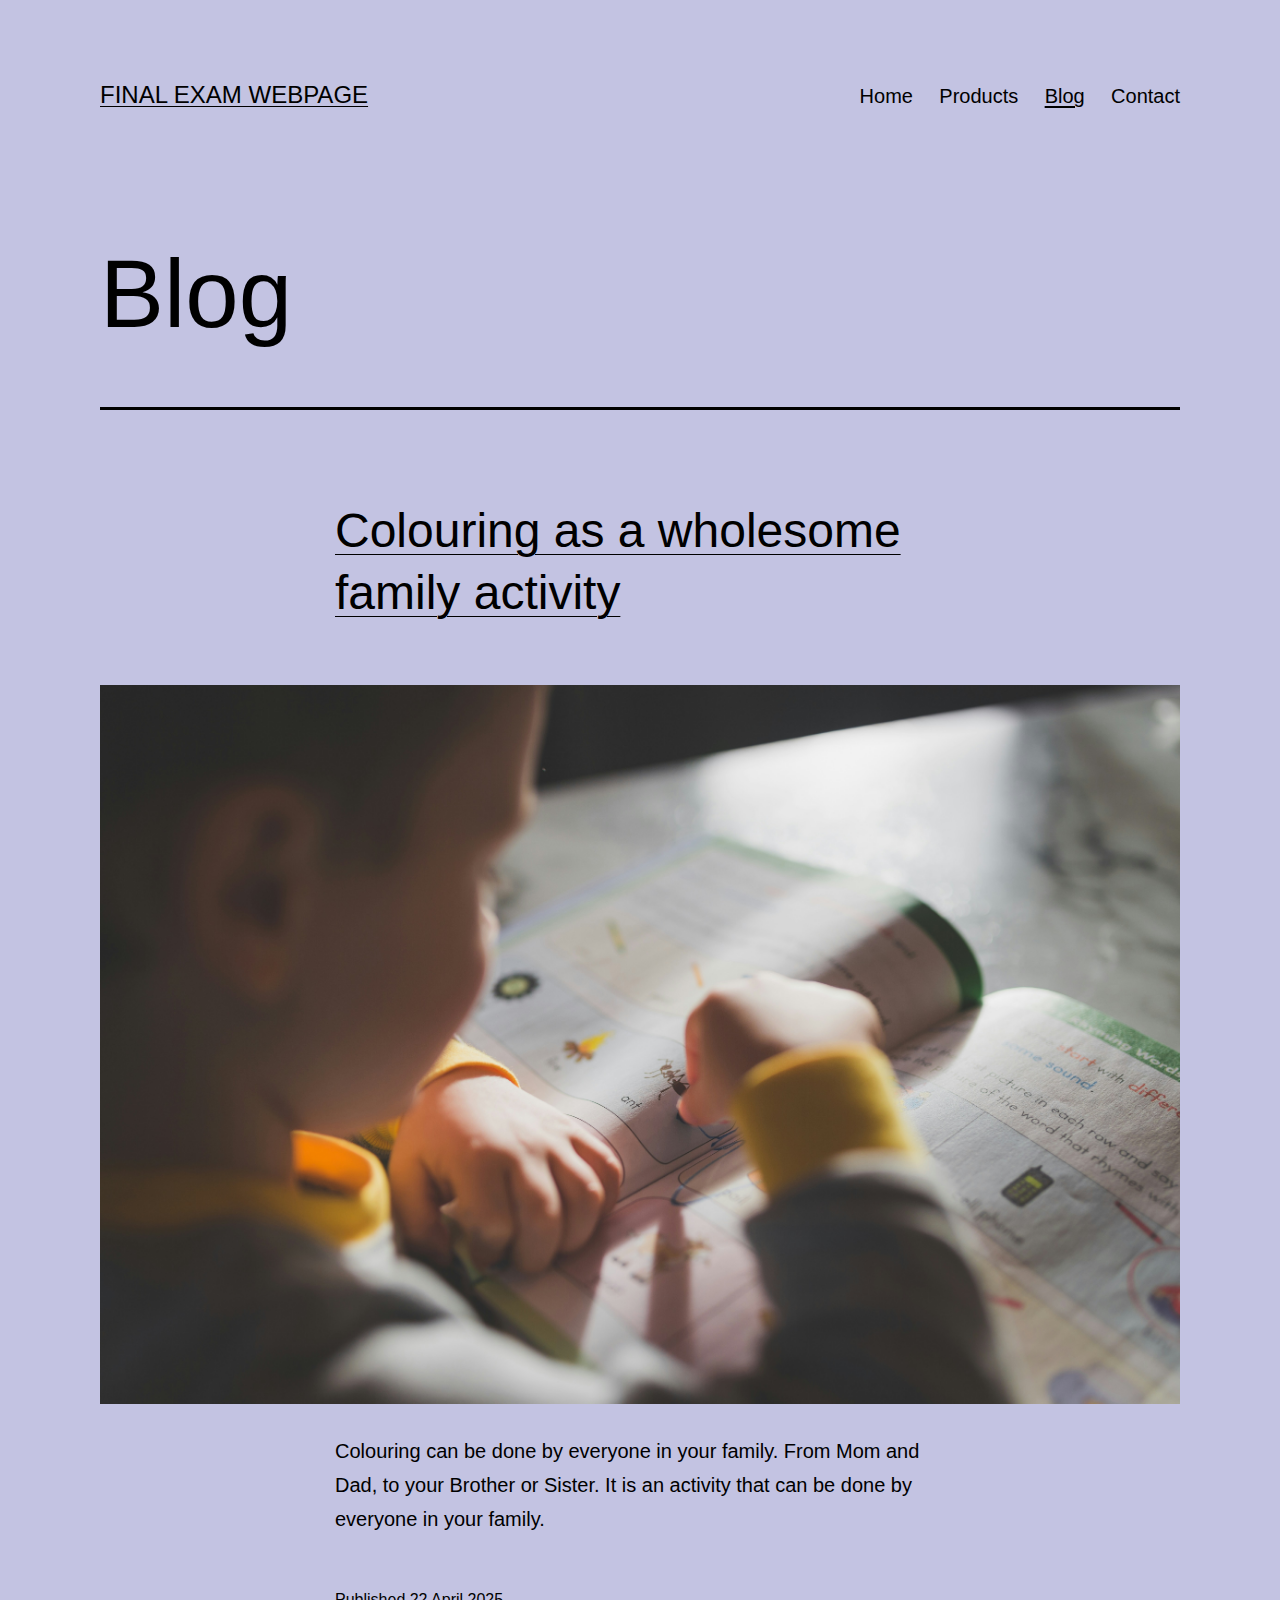
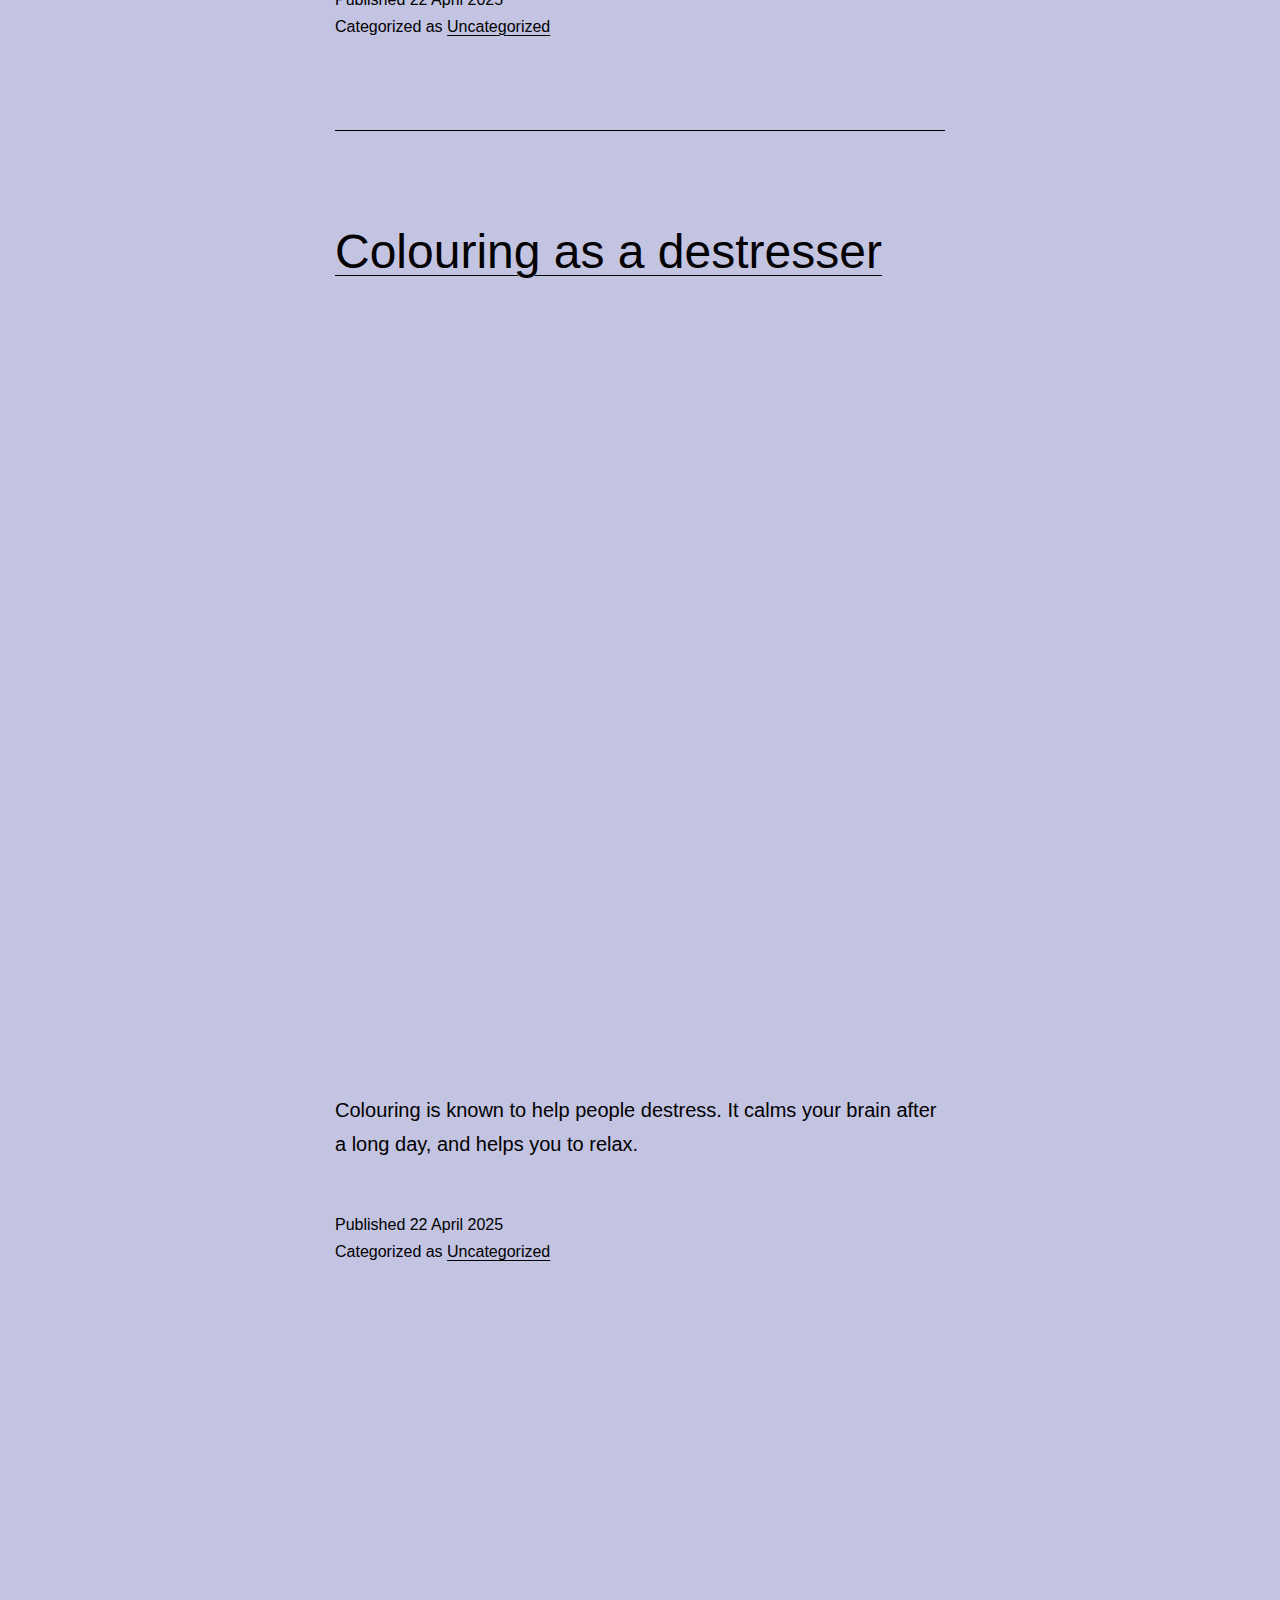
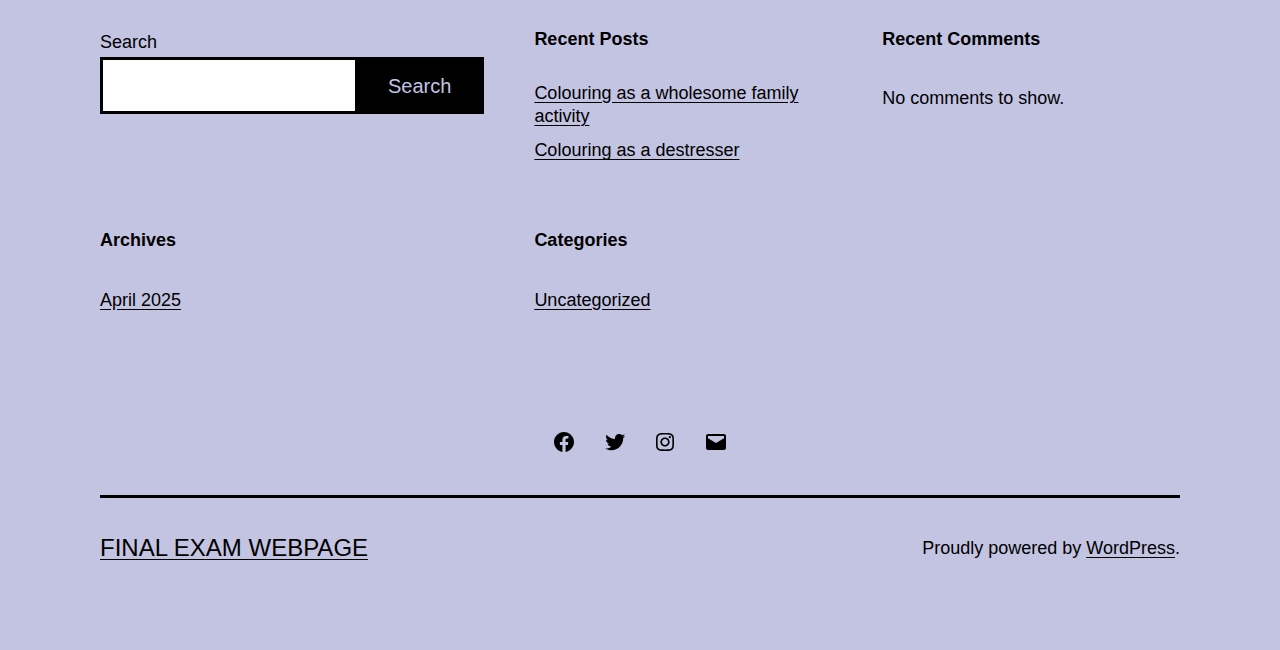
<file: blog/index.html>
<!doctype html>
<html lang="en-CA" >
<head>
	<meta charset="UTF-8" />
	<meta name="viewport" content="width=device-width, initial-scale=1.0" />
	<title>Blog &#8211; Final Exam Webpage</title>
<meta name='robots' content='max-image-preview:large' />
	<style>img:is([sizes="auto" i], [sizes^="auto," i]) { contain-intrinsic-size: 3000px 1500px }</style>
	<link rel='dns-prefetch' href='//localhost' />
<link rel="alternate" type="application/rss+xml" title="Final Exam Webpage &raquo; Feed" href="/feed/" />
<link rel="alternate" type="application/rss+xml" title="Final Exam Webpage &raquo; Comments Feed" href="/comments/feed/" />
<script>
window._wpemojiSettings = {"baseUrl":"https:\/\/s.w.org\/images\/core\/emoji\/15.1.0\/72x72\/","ext":".png","svgUrl":"https:\/\/s.w.org\/images\/core\/emoji\/15.1.0\/svg\/","svgExt":".svg","source":{"concatemoji":"/wp-includes\/js\/wp-emoji-release.min.js?ver=6.8"}};
/*! This file is auto-generated */
!function(i,n){var o,s,e;function c(e){try{var t={supportTests:e,timestamp:(new Date).valueOf()};sessionStorage.setItem(o,JSON.stringify(t))}catch(e){}}function p(e,t,n){e.clearRect(0,0,e.canvas.width,e.canvas.height),e.fillText(t,0,0);var t=new Uint32Array(e.getImageData(0,0,e.canvas.width,e.canvas.height).data),r=(e.clearRect(0,0,e.canvas.width,e.canvas.height),e.fillText(n,0,0),new Uint32Array(e.getImageData(0,0,e.canvas.width,e.canvas.height).data));return t.every(function(e,t){return e===r[t]})}function u(e,t,n){switch(t){case"flag":return n(e,"\ud83c\udff3\ufe0f\u200d\u26a7\ufe0f","\ud83c\udff3\ufe0f\u200b\u26a7\ufe0f")?!1:!n(e,"\ud83c\uddfa\ud83c\uddf3","\ud83c\uddfa\u200b\ud83c\uddf3")&&!n(e,"\ud83c\udff4\udb40\udc67\udb40\udc62\udb40\udc65\udb40\udc6e\udb40\udc67\udb40\udc7f","\ud83c\udff4\u200b\udb40\udc67\u200b\udb40\udc62\u200b\udb40\udc65\u200b\udb40\udc6e\u200b\udb40\udc67\u200b\udb40\udc7f");case"emoji":return!n(e,"\ud83d\udc26\u200d\ud83d\udd25","\ud83d\udc26\u200b\ud83d\udd25")}return!1}function f(e,t,n){var r="undefined"!=typeof WorkerGlobalScope&&self instanceof WorkerGlobalScope?new OffscreenCanvas(300,150):i.createElement("canvas"),a=r.getContext("2d",{willReadFrequently:!0}),o=(a.textBaseline="top",a.font="600 32px Arial",{});return e.forEach(function(e){o[e]=t(a,e,n)}),o}function t(e){var t=i.createElement("script");t.src=e,t.defer=!0,i.head.appendChild(t)}"undefined"!=typeof Promise&&(o="wpEmojiSettingsSupports",s=["flag","emoji"],n.supports={everything:!0,everythingExceptFlag:!0},e=new Promise(function(e){i.addEventListener("DOMContentLoaded",e,{once:!0})}),new Promise(function(t){var n=function(){try{var e=JSON.parse(sessionStorage.getItem(o));if("object"==typeof e&&"number"==typeof e.timestamp&&(new Date).valueOf()<e.timestamp+604800&&"object"==typeof e.supportTests)return e.supportTests}catch(e){}return null}();if(!n){if("undefined"!=typeof Worker&&"undefined"!=typeof OffscreenCanvas&&"undefined"!=typeof URL&&URL.createObjectURL&&"undefined"!=typeof Blob)try{var e="postMessage("+f.toString()+"("+[JSON.stringify(s),u.toString(),p.toString()].join(",")+"));",r=new Blob([e],{type:"text/javascript"}),a=new Worker(URL.createObjectURL(r),{name:"wpTestEmojiSupports"});return void(a.onmessage=function(e){c(n=e.data),a.terminate(),t(n)})}catch(e){}c(n=f(s,u,p))}t(n)}).then(function(e){for(var t in e)n.supports[t]=e[t],n.supports.everything=n.supports.everything&&n.supports[t],"flag"!==t&&(n.supports.everythingExceptFlag=n.supports.everythingExceptFlag&&n.supports[t]);n.supports.everythingExceptFlag=n.supports.everythingExceptFlag&&!n.supports.flag,n.DOMReady=!1,n.readyCallback=function(){n.DOMReady=!0}}).then(function(){return e}).then(function(){var e;n.supports.everything||(n.readyCallback(),(e=n.source||{}).concatemoji?t(e.concatemoji):e.wpemoji&&e.twemoji&&(t(e.twemoji),t(e.wpemoji)))}))}((window,document),window._wpemojiSettings);
</script>
<style id='wp-emoji-styles-inline-css'>

	img.wp-smiley, img.emoji {
		display: inline !important;
		border: none !important;
		box-shadow: none !important;
		height: 1em !important;
		width: 1em !important;
		margin: 0 0.07em !important;
		vertical-align: -0.1em !important;
		background: none !important;
		padding: 0 !important;
	}
</style>
<link rel='stylesheet' id='wp-block-library-css' href='/wp-includes/css/dist/block-library/style.min.css?ver=6.8' media='all' />
<style id='wp-block-library-theme-inline-css'>
.wp-block-audio :where(figcaption){color:#555;font-size:13px;text-align:center}.is-dark-theme .wp-block-audio :where(figcaption){color:#ffffffa6}.wp-block-audio{margin:0 0 1em}.wp-block-code{border:1px solid #ccc;border-radius:4px;font-family:Menlo,Consolas,monaco,monospace;padding:.8em 1em}.wp-block-embed :where(figcaption){color:#555;font-size:13px;text-align:center}.is-dark-theme .wp-block-embed :where(figcaption){color:#ffffffa6}.wp-block-embed{margin:0 0 1em}.blocks-gallery-caption{color:#555;font-size:13px;text-align:center}.is-dark-theme .blocks-gallery-caption{color:#ffffffa6}:root :where(.wp-block-image figcaption){color:#555;font-size:13px;text-align:center}.is-dark-theme :root :where(.wp-block-image figcaption){color:#ffffffa6}.wp-block-image{margin:0 0 1em}.wp-block-pullquote{border-bottom:4px solid;border-top:4px solid;color:currentColor;margin-bottom:1.75em}.wp-block-pullquote cite,.wp-block-pullquote footer,.wp-block-pullquote__citation{color:currentColor;font-size:.8125em;font-style:normal;text-transform:uppercase}.wp-block-quote{border-left:.25em solid;margin:0 0 1.75em;padding-left:1em}.wp-block-quote cite,.wp-block-quote footer{color:currentColor;font-size:.8125em;font-style:normal;position:relative}.wp-block-quote:where(.has-text-align-right){border-left:none;border-right:.25em solid;padding-left:0;padding-right:1em}.wp-block-quote:where(.has-text-align-center){border:none;padding-left:0}.wp-block-quote.is-large,.wp-block-quote.is-style-large,.wp-block-quote:where(.is-style-plain){border:none}.wp-block-search .wp-block-search__label{font-weight:700}.wp-block-search__button{border:1px solid #ccc;padding:.375em .625em}:where(.wp-block-group.has-background){padding:1.25em 2.375em}.wp-block-separator.has-css-opacity{opacity:.4}.wp-block-separator{border:none;border-bottom:2px solid;margin-left:auto;margin-right:auto}.wp-block-separator.has-alpha-channel-opacity{opacity:1}.wp-block-separator:not(.is-style-wide):not(.is-style-dots){width:100px}.wp-block-separator.has-background:not(.is-style-dots){border-bottom:none;height:1px}.wp-block-separator.has-background:not(.is-style-wide):not(.is-style-dots){height:2px}.wp-block-table{margin:0 0 1em}.wp-block-table td,.wp-block-table th{word-break:normal}.wp-block-table :where(figcaption){color:#555;font-size:13px;text-align:center}.is-dark-theme .wp-block-table :where(figcaption){color:#ffffffa6}.wp-block-video :where(figcaption){color:#555;font-size:13px;text-align:center}.is-dark-theme .wp-block-video :where(figcaption){color:#ffffffa6}.wp-block-video{margin:0 0 1em}:root :where(.wp-block-template-part.has-background){margin-bottom:0;margin-top:0;padding:1.25em 2.375em}
</style>
<style id='classic-theme-styles-inline-css'>
/*! This file is auto-generated */
.wp-block-button__link{color:#fff;background-color:#32373c;border-radius:9999px;box-shadow:none;text-decoration:none;padding:calc(.667em + 2px) calc(1.333em + 2px);font-size:1.125em}.wp-block-file__button{background:#32373c;color:#fff;text-decoration:none}
</style>
<link rel='stylesheet' id='twenty-twenty-one-custom-color-overrides-css' href='/wp-content/themes/twentytwentyone/assets/css/custom-color-overrides.css?ver=6.8' media='all' />
<style id='twenty-twenty-one-custom-color-overrides-inline-css'>
:root .editor-styles-wrapper{--global--color-background: #c3c3e2;--global--color-primary: #000;--global--color-secondary: #000;--button--color-background: #000;--button--color-text-hover: #000;}
</style>
<style id='global-styles-inline-css'>
:root{--wp--preset--aspect-ratio--square: 1;--wp--preset--aspect-ratio--4-3: 4/3;--wp--preset--aspect-ratio--3-4: 3/4;--wp--preset--aspect-ratio--3-2: 3/2;--wp--preset--aspect-ratio--2-3: 2/3;--wp--preset--aspect-ratio--16-9: 16/9;--wp--preset--aspect-ratio--9-16: 9/16;--wp--preset--color--black: #000000;--wp--preset--color--cyan-bluish-gray: #abb8c3;--wp--preset--color--white: #FFFFFF;--wp--preset--color--pale-pink: #f78da7;--wp--preset--color--vivid-red: #cf2e2e;--wp--preset--color--luminous-vivid-orange: #ff6900;--wp--preset--color--luminous-vivid-amber: #fcb900;--wp--preset--color--light-green-cyan: #7bdcb5;--wp--preset--color--vivid-green-cyan: #00d084;--wp--preset--color--pale-cyan-blue: #8ed1fc;--wp--preset--color--vivid-cyan-blue: #0693e3;--wp--preset--color--vivid-purple: #9b51e0;--wp--preset--color--dark-gray: #28303D;--wp--preset--color--gray: #39414D;--wp--preset--color--green: #D1E4DD;--wp--preset--color--blue: #D1DFE4;--wp--preset--color--purple: #D1D1E4;--wp--preset--color--red: #E4D1D1;--wp--preset--color--orange: #E4DAD1;--wp--preset--color--yellow: #EEEADD;--wp--preset--gradient--vivid-cyan-blue-to-vivid-purple: linear-gradient(135deg,rgba(6,147,227,1) 0%,rgb(155,81,224) 100%);--wp--preset--gradient--light-green-cyan-to-vivid-green-cyan: linear-gradient(135deg,rgb(122,220,180) 0%,rgb(0,208,130) 100%);--wp--preset--gradient--luminous-vivid-amber-to-luminous-vivid-orange: linear-gradient(135deg,rgba(252,185,0,1) 0%,rgba(255,105,0,1) 100%);--wp--preset--gradient--luminous-vivid-orange-to-vivid-red: linear-gradient(135deg,rgba(255,105,0,1) 0%,rgb(207,46,46) 100%);--wp--preset--gradient--very-light-gray-to-cyan-bluish-gray: linear-gradient(135deg,rgb(238,238,238) 0%,rgb(169,184,195) 100%);--wp--preset--gradient--cool-to-warm-spectrum: linear-gradient(135deg,rgb(74,234,220) 0%,rgb(151,120,209) 20%,rgb(207,42,186) 40%,rgb(238,44,130) 60%,rgb(251,105,98) 80%,rgb(254,248,76) 100%);--wp--preset--gradient--blush-light-purple: linear-gradient(135deg,rgb(255,206,236) 0%,rgb(152,150,240) 100%);--wp--preset--gradient--blush-bordeaux: linear-gradient(135deg,rgb(254,205,165) 0%,rgb(254,45,45) 50%,rgb(107,0,62) 100%);--wp--preset--gradient--luminous-dusk: linear-gradient(135deg,rgb(255,203,112) 0%,rgb(199,81,192) 50%,rgb(65,88,208) 100%);--wp--preset--gradient--pale-ocean: linear-gradient(135deg,rgb(255,245,203) 0%,rgb(182,227,212) 50%,rgb(51,167,181) 100%);--wp--preset--gradient--electric-grass: linear-gradient(135deg,rgb(202,248,128) 0%,rgb(113,206,126) 100%);--wp--preset--gradient--midnight: linear-gradient(135deg,rgb(2,3,129) 0%,rgb(40,116,252) 100%);--wp--preset--gradient--purple-to-yellow: linear-gradient(160deg, #D1D1E4 0%, #EEEADD 100%);--wp--preset--gradient--yellow-to-purple: linear-gradient(160deg, #EEEADD 0%, #D1D1E4 100%);--wp--preset--gradient--green-to-yellow: linear-gradient(160deg, #D1E4DD 0%, #EEEADD 100%);--wp--preset--gradient--yellow-to-green: linear-gradient(160deg, #EEEADD 0%, #D1E4DD 100%);--wp--preset--gradient--red-to-yellow: linear-gradient(160deg, #E4D1D1 0%, #EEEADD 100%);--wp--preset--gradient--yellow-to-red: linear-gradient(160deg, #EEEADD 0%, #E4D1D1 100%);--wp--preset--gradient--purple-to-red: linear-gradient(160deg, #D1D1E4 0%, #E4D1D1 100%);--wp--preset--gradient--red-to-purple: linear-gradient(160deg, #E4D1D1 0%, #D1D1E4 100%);--wp--preset--font-size--small: 18px;--wp--preset--font-size--medium: 20px;--wp--preset--font-size--large: 24px;--wp--preset--font-size--x-large: 42px;--wp--preset--font-size--extra-small: 16px;--wp--preset--font-size--normal: 20px;--wp--preset--font-size--extra-large: 40px;--wp--preset--font-size--huge: 96px;--wp--preset--font-size--gigantic: 144px;--wp--preset--spacing--20: 0.44rem;--wp--preset--spacing--30: 0.67rem;--wp--preset--spacing--40: 1rem;--wp--preset--spacing--50: 1.5rem;--wp--preset--spacing--60: 2.25rem;--wp--preset--spacing--70: 3.38rem;--wp--preset--spacing--80: 5.06rem;--wp--preset--shadow--natural: 6px 6px 9px rgba(0, 0, 0, 0.2);--wp--preset--shadow--deep: 12px 12px 50px rgba(0, 0, 0, 0.4);--wp--preset--shadow--sharp: 6px 6px 0px rgba(0, 0, 0, 0.2);--wp--preset--shadow--outlined: 6px 6px 0px -3px rgba(255, 255, 255, 1), 6px 6px rgba(0, 0, 0, 1);--wp--preset--shadow--crisp: 6px 6px 0px rgba(0, 0, 0, 1);}:where(.is-layout-flex){gap: 0.5em;}:where(.is-layout-grid){gap: 0.5em;}body .is-layout-flex{display: flex;}.is-layout-flex{flex-wrap: wrap;align-items: center;}.is-layout-flex > :is(*, div){margin: 0;}body .is-layout-grid{display: grid;}.is-layout-grid > :is(*, div){margin: 0;}:where(.wp-block-columns.is-layout-flex){gap: 2em;}:where(.wp-block-columns.is-layout-grid){gap: 2em;}:where(.wp-block-post-template.is-layout-flex){gap: 1.25em;}:where(.wp-block-post-template.is-layout-grid){gap: 1.25em;}.has-black-color{color: var(--wp--preset--color--black) !important;}.has-cyan-bluish-gray-color{color: var(--wp--preset--color--cyan-bluish-gray) !important;}.has-white-color{color: var(--wp--preset--color--white) !important;}.has-pale-pink-color{color: var(--wp--preset--color--pale-pink) !important;}.has-vivid-red-color{color: var(--wp--preset--color--vivid-red) !important;}.has-luminous-vivid-orange-color{color: var(--wp--preset--color--luminous-vivid-orange) !important;}.has-luminous-vivid-amber-color{color: var(--wp--preset--color--luminous-vivid-amber) !important;}.has-light-green-cyan-color{color: var(--wp--preset--color--light-green-cyan) !important;}.has-vivid-green-cyan-color{color: var(--wp--preset--color--vivid-green-cyan) !important;}.has-pale-cyan-blue-color{color: var(--wp--preset--color--pale-cyan-blue) !important;}.has-vivid-cyan-blue-color{color: var(--wp--preset--color--vivid-cyan-blue) !important;}.has-vivid-purple-color{color: var(--wp--preset--color--vivid-purple) !important;}.has-black-background-color{background-color: var(--wp--preset--color--black) !important;}.has-cyan-bluish-gray-background-color{background-color: var(--wp--preset--color--cyan-bluish-gray) !important;}.has-white-background-color{background-color: var(--wp--preset--color--white) !important;}.has-pale-pink-background-color{background-color: var(--wp--preset--color--pale-pink) !important;}.has-vivid-red-background-color{background-color: var(--wp--preset--color--vivid-red) !important;}.has-luminous-vivid-orange-background-color{background-color: var(--wp--preset--color--luminous-vivid-orange) !important;}.has-luminous-vivid-amber-background-color{background-color: var(--wp--preset--color--luminous-vivid-amber) !important;}.has-light-green-cyan-background-color{background-color: var(--wp--preset--color--light-green-cyan) !important;}.has-vivid-green-cyan-background-color{background-color: var(--wp--preset--color--vivid-green-cyan) !important;}.has-pale-cyan-blue-background-color{background-color: var(--wp--preset--color--pale-cyan-blue) !important;}.has-vivid-cyan-blue-background-color{background-color: var(--wp--preset--color--vivid-cyan-blue) !important;}.has-vivid-purple-background-color{background-color: var(--wp--preset--color--vivid-purple) !important;}.has-black-border-color{border-color: var(--wp--preset--color--black) !important;}.has-cyan-bluish-gray-border-color{border-color: var(--wp--preset--color--cyan-bluish-gray) !important;}.has-white-border-color{border-color: var(--wp--preset--color--white) !important;}.has-pale-pink-border-color{border-color: var(--wp--preset--color--pale-pink) !important;}.has-vivid-red-border-color{border-color: var(--wp--preset--color--vivid-red) !important;}.has-luminous-vivid-orange-border-color{border-color: var(--wp--preset--color--luminous-vivid-orange) !important;}.has-luminous-vivid-amber-border-color{border-color: var(--wp--preset--color--luminous-vivid-amber) !important;}.has-light-green-cyan-border-color{border-color: var(--wp--preset--color--light-green-cyan) !important;}.has-vivid-green-cyan-border-color{border-color: var(--wp--preset--color--vivid-green-cyan) !important;}.has-pale-cyan-blue-border-color{border-color: var(--wp--preset--color--pale-cyan-blue) !important;}.has-vivid-cyan-blue-border-color{border-color: var(--wp--preset--color--vivid-cyan-blue) !important;}.has-vivid-purple-border-color{border-color: var(--wp--preset--color--vivid-purple) !important;}.has-vivid-cyan-blue-to-vivid-purple-gradient-background{background: var(--wp--preset--gradient--vivid-cyan-blue-to-vivid-purple) !important;}.has-light-green-cyan-to-vivid-green-cyan-gradient-background{background: var(--wp--preset--gradient--light-green-cyan-to-vivid-green-cyan) !important;}.has-luminous-vivid-amber-to-luminous-vivid-orange-gradient-background{background: var(--wp--preset--gradient--luminous-vivid-amber-to-luminous-vivid-orange) !important;}.has-luminous-vivid-orange-to-vivid-red-gradient-background{background: var(--wp--preset--gradient--luminous-vivid-orange-to-vivid-red) !important;}.has-very-light-gray-to-cyan-bluish-gray-gradient-background{background: var(--wp--preset--gradient--very-light-gray-to-cyan-bluish-gray) !important;}.has-cool-to-warm-spectrum-gradient-background{background: var(--wp--preset--gradient--cool-to-warm-spectrum) !important;}.has-blush-light-purple-gradient-background{background: var(--wp--preset--gradient--blush-light-purple) !important;}.has-blush-bordeaux-gradient-background{background: var(--wp--preset--gradient--blush-bordeaux) !important;}.has-luminous-dusk-gradient-background{background: var(--wp--preset--gradient--luminous-dusk) !important;}.has-pale-ocean-gradient-background{background: var(--wp--preset--gradient--pale-ocean) !important;}.has-electric-grass-gradient-background{background: var(--wp--preset--gradient--electric-grass) !important;}.has-midnight-gradient-background{background: var(--wp--preset--gradient--midnight) !important;}.has-small-font-size{font-size: var(--wp--preset--font-size--small) !important;}.has-medium-font-size{font-size: var(--wp--preset--font-size--medium) !important;}.has-large-font-size{font-size: var(--wp--preset--font-size--large) !important;}.has-x-large-font-size{font-size: var(--wp--preset--font-size--x-large) !important;}
:where(.wp-block-post-template.is-layout-flex){gap: 1.25em;}:where(.wp-block-post-template.is-layout-grid){gap: 1.25em;}
:where(.wp-block-columns.is-layout-flex){gap: 2em;}:where(.wp-block-columns.is-layout-grid){gap: 2em;}
:root :where(.wp-block-pullquote){font-size: 1.5em;line-height: 1.6;}
</style>
<link rel='stylesheet' id='parent-style-css' href='/wp-content/themes/twentytwentyone/style.css?ver=6.8' media='all' />
<link rel='stylesheet' id='child-style-css' href='/wp-content/themes/blue2/style.css?ver=6.8' media='all' />
<link rel='stylesheet' id='twenty-twenty-one-style-css' href='/wp-content/themes/twentytwentyone/style.css?ver=6.8' media='all' />
<style id='twenty-twenty-one-style-inline-css'>
:root{--global--color-background: #c3c3e2;--global--color-primary: #000;--global--color-secondary: #000;--button--color-background: #000;--button--color-text-hover: #000;}
</style>
<link rel='stylesheet' id='twenty-twenty-one-print-style-css' href='/wp-content/themes/twentytwentyone/assets/css/print.css?ver=6.8' media='print' />
<script src="/wp-content/themes/blue2/customElements.js?ver=6.8" id="custom_javascript-js"></script>
<script id="twenty-twenty-one-ie11-polyfills-js-after">
( Element.prototype.matches && Element.prototype.closest && window.NodeList && NodeList.prototype.forEach ) || document.write( '<script src="/wp-content/themes/twentytwentyone/assets/js/polyfills.js"></scr' + 'ipt>' );
</script>
<script src="/wp-content/themes/twentytwentyone/assets/js/primary-navigation.js?ver=6.8" id="twenty-twenty-one-primary-navigation-script-js" defer data-wp-strategy="defer"></script>
<link rel="https://api.w.org/" href="/wp-json/" /><link rel="EditURI" type="application/rsd+xml" title="RSD" href="/xmlrpc.php?rsd" />
<meta name="generator" content="WordPress 6.8" />
<style id="custom-background-css">
body.custom-background { background-color: #c3c3e2; }
</style>
	</head>

<body class="blog custom-background wp-embed-responsive wp-theme-twentytwentyone wp-child-theme-blue2 is-light-theme no-js hfeed has-main-navigation">
<div id="page" class="site">
	<a class="skip-link screen-reader-text" href="#content">
		Skip to content	</a>

	
<header id="masthead" class="site-header has-title-and-tagline has-menu">

	

<div class="site-branding">

	
						<p class="site-title"><a href="/" rel="home">Final Exam Webpage</a></p>
			
	</div><!-- .site-branding -->
	
	<nav id="site-navigation" class="primary-navigation" aria-label="Primary menu">
		<div class="menu-button-container">
			<button id="primary-mobile-menu" class="button" aria-controls="primary-menu-list" aria-expanded="false">
				<span class="dropdown-icon open">Menu					<svg class="svg-icon" width="24" height="24" aria-hidden="true" role="img" focusable="false" viewBox="0 0 24 24" fill="none" xmlns="https://www.w3.org/2000/svg"><path fill-rule="evenodd" clip-rule="evenodd" d="M4.5 6H19.5V7.5H4.5V6ZM4.5 12H19.5V13.5H4.5V12ZM19.5 18H4.5V19.5H19.5V18Z" fill="currentColor"/></svg>				</span>
				<span class="dropdown-icon close">Close					<svg class="svg-icon" width="24" height="24" aria-hidden="true" role="img" focusable="false" viewBox="0 0 24 24" fill="none" xmlns="https://www.w3.org/2000/svg"><path fill-rule="evenodd" clip-rule="evenodd" d="M12 10.9394L5.53033 4.46973L4.46967 5.53039L10.9393 12.0001L4.46967 18.4697L5.53033 19.5304L12 13.0607L18.4697 19.5304L19.5303 18.4697L13.0607 12.0001L19.5303 5.53039L18.4697 4.46973L12 10.9394Z" fill="currentColor"/></svg>				</span>
			</button><!-- #primary-mobile-menu -->
		</div><!-- .menu-button-container -->
		<div class="primary-menu-container"><ul id="primary-menu-list" class="menu-wrapper"><li id="menu-item-20" class="menu-item menu-item-type-custom menu-item-object-custom menu-item-20"><a href="/">Home</a></li>
<li id="menu-item-21" class="menu-item menu-item-type-post_type menu-item-object-page menu-item-21"><a href="/about/">Products</a></li>
<li id="menu-item-22" class="menu-item menu-item-type-post_type menu-item-object-page current-menu-item page_item page-item-14 current_page_item current_page_parent menu-item-22"><a href="/blog/" aria-current="page">Blog</a></li>
<li id="menu-item-23" class="menu-item menu-item-type-post_type menu-item-object-page menu-item-23"><a href="/contact/">Contact</a></li>
</ul></div>	</nav><!-- #site-navigation -->
	
</header><!-- #masthead -->

	<div id="content" class="site-content">
		<div id="primary" class="content-area">
			<main id="main" class="site-main">

	<header class="page-header alignwide">
		<h1 class="page-title">Blog</h1>
	</header><!-- .page-header -->


<article id="post-34" class="post-34 post type-post status-publish format-standard has-post-thumbnail hentry category-uncategorized entry">

	
<header class="entry-header">
	<h2 class="entry-title default-max-width"><a href="/colouring-as-a-wholesome-family-activity/">Colouring as a wholesome family activity</a></h2>
		
			<figure class="post-thumbnail">
				<a class="post-thumbnail-inner alignwide" href="/colouring-as-a-wholesome-family-activity/" aria-hidden="true" tabindex="-1">
					<img width="1568" height="1044" src="/wp-content/uploads/2025/04/stephen-andrews-bmc3czGJKX4-unsplash.jpg" class="attachment-post-thumbnail size-post-thumbnail wp-post-image" alt="" decoding="async" fetchpriority="high" style="width:100%;height:66.55%;max-width:4679px;" />				</a>
							</figure><!-- .post-thumbnail -->

				</header><!-- .entry-header -->

	<div class="entry-content">
		<p>Colouring can be done by everyone in your family. From Mom and Dad, to your Brother or Sister. It is an activity that can be done by everyone in your family.</p>
	</div><!-- .entry-content -->

	<footer class="entry-footer default-max-width">
		<span class="posted-on">Published <time class="entry-date published updated" datetime="2025-04-22T19:20:33-04:00">22 April 2025</time></span><div class="post-taxonomies"><span class="cat-links">Categorized as <a href="/category/uncategorized/" rel="category tag">Uncategorized</a> </span></div>	</footer><!-- .entry-footer -->
</article><!-- #post-${ID} -->

<article id="post-31" class="post-31 post type-post status-publish format-standard has-post-thumbnail hentry category-uncategorized entry">

	
<header class="entry-header">
	<h2 class="entry-title default-max-width"><a href="/colouring-as-a-destresser/">Colouring as a destresser</a></h2>
		
			<figure class="post-thumbnail">
				<a class="post-thumbnail-inner alignwide" href="/colouring-as-a-destresser/" aria-hidden="true" tabindex="-1">
					<img width="1568" height="1045" src="/wp-content/uploads/2025/04/nick-fewings-HI7l1up-590-unsplash.jpg" class="attachment-post-thumbnail size-post-thumbnail wp-post-image" alt="" decoding="async" style="width:100%;height:66.67%;max-width:6000px;" />				</a>
							</figure><!-- .post-thumbnail -->

				</header><!-- .entry-header -->

	<div class="entry-content">
		<p>Colouring is known to help people destress. It calms your brain after a long day, and helps you to relax.</p>
	</div><!-- .entry-content -->

	<footer class="entry-footer default-max-width">
		<span class="posted-on">Published <time class="entry-date published updated" datetime="2025-04-22T19:17:42-04:00">22 April 2025</time></span><div class="post-taxonomies"><span class="cat-links">Categorized as <a href="/category/uncategorized/" rel="category tag">Uncategorized</a> </span></div>	</footer><!-- .entry-footer -->
</article><!-- #post-${ID} -->
			</main><!-- #main -->
		</div><!-- #primary -->
	</div><!-- #content -->

	
	<aside class="widget-area">
		<section id="block-2" class="widget widget_block widget_search"><form role="search" method="get" action="/" class="wp-block-search__button-outside wp-block-search__text-button wp-block-search"    ><label class="wp-block-search__label" for="wp-block-search__input-1" >Search</label><div class="wp-block-search__inside-wrapper " ><input class="wp-block-search__input" id="wp-block-search__input-1" placeholder="" value="" type="search" name="s" required /><button aria-label="Search" class="wp-block-search__button wp-element-button" type="submit" >Search</button></div></form></section><section id="block-3" class="widget widget_block"><div class="wp-block-group"><div class="wp-block-group__inner-container is-layout-flow wp-block-group-is-layout-flow"><h2 class="wp-block-heading">Recent Posts</h2><ul class="wp-block-latest-posts__list wp-block-latest-posts"><li><a class="wp-block-latest-posts__post-title" href="/colouring-as-a-wholesome-family-activity/">Colouring as a wholesome family activity</a></li>
<li><a class="wp-block-latest-posts__post-title" href="/colouring-as-a-destresser/">Colouring as a destresser</a></li>
</ul></div></div></section><section id="block-4" class="widget widget_block"><div class="wp-block-group"><div class="wp-block-group__inner-container is-layout-flow wp-block-group-is-layout-flow"><h2 class="wp-block-heading">Recent Comments</h2><div class="no-comments wp-block-latest-comments">No comments to show.</div></div></div></section><section id="block-5" class="widget widget_block"><div class="wp-block-group"><div class="wp-block-group__inner-container is-layout-flow wp-block-group-is-layout-flow"><h2 class="wp-block-heading">Archives</h2><ul class="wp-block-archives-list wp-block-archives">	<li><a href='/2025/04/'>April 2025</a></li>
</ul></div></div></section><section id="block-6" class="widget widget_block"><div class="wp-block-group"><div class="wp-block-group__inner-container is-layout-flow wp-block-group-is-layout-flow"><h2 class="wp-block-heading">Categories</h2><ul class="wp-block-categories-list wp-block-categories">	<li class="cat-item cat-item-1"><a href="/category/uncategorized/">Uncategorized</a>
</li>
</ul></div></div></section>	</aside><!-- .widget-area -->

	
	<footer id="colophon" class="site-footer">

					<nav aria-label="Secondary menu" class="footer-navigation">
				<ul class="footer-navigation-wrapper">
					<li id="menu-item-24" class="menu-item menu-item-type-custom menu-item-object-custom menu-item-24"><a href="https://www.facebook.com/wordpress"><svg class="svg-icon" width="24" height="24" aria-hidden="true" role="img" focusable="false" viewBox="0 0 24 24" version="1.1" xmlns="https://www.w3.org/2000/svg"><path d="M12 2C6.5 2 2 6.5 2 12c0 5 3.7 9.1 8.4 9.9v-7H7.9V12h2.5V9.8c0-2.5 1.5-3.9 3.8-3.9 1.1 0 2.2.2 2.2.2v2.5h-1.3c-1.2 0-1.6.8-1.6 1.6V12h2.8l-.4 2.9h-2.3v7C18.3 21.1 22 17 22 12c0-5.5-4.5-10-10-10z"></path></svg><span class="screen-reader-text">Facebook</span></a></li>
<li id="menu-item-25" class="menu-item menu-item-type-custom menu-item-object-custom menu-item-25"><a href="https://twitter.com/wordpress"><svg class="svg-icon" width="24" height="24" aria-hidden="true" role="img" focusable="false" viewBox="0 0 24 24" version="1.1" xmlns="https://www.w3.org/2000/svg"><path d="M22.23,5.924c-0.736,0.326-1.527,0.547-2.357,0.646c0.847-0.508,1.498-1.312,1.804-2.27 c-0.793,0.47-1.671,0.812-2.606,0.996C18.324,4.498,17.257,4,16.077,4c-2.266,0-4.103,1.837-4.103,4.103 c0,0.322,0.036,0.635,0.106,0.935C8.67,8.867,5.647,7.234,3.623,4.751C3.27,5.357,3.067,6.062,3.067,6.814 c0,1.424,0.724,2.679,1.825,3.415c-0.673-0.021-1.305-0.206-1.859-0.513c0,0.017,0,0.034,0,0.052c0,1.988,1.414,3.647,3.292,4.023 c-0.344,0.094-0.707,0.144-1.081,0.144c-0.264,0-0.521-0.026-0.772-0.074c0.522,1.63,2.038,2.816,3.833,2.85 c-1.404,1.1-3.174,1.756-5.096,1.756c-0.331,0-0.658-0.019-0.979-0.057c1.816,1.164,3.973,1.843,6.29,1.843 c7.547,0,11.675-6.252,11.675-11.675c0-0.178-0.004-0.355-0.012-0.531C20.985,7.47,21.68,6.747,22.23,5.924z"></path></svg><span class="screen-reader-text">Twitter</span></a></li>
<li id="menu-item-26" class="menu-item menu-item-type-custom menu-item-object-custom menu-item-26"><a href="https://www.instagram.com/explore/tags/wordcamp/"><svg class="svg-icon" width="24" height="24" aria-hidden="true" role="img" focusable="false" viewBox="0 0 24 24" version="1.1" xmlns="https://www.w3.org/2000/svg"><path d="M12,4.622c2.403,0,2.688,0.009,3.637,0.052c0.877,0.04,1.354,0.187,1.671,0.31c0.42,0.163,0.72,0.358,1.035,0.673 c0.315,0.315,0.51,0.615,0.673,1.035c0.123,0.317,0.27,0.794,0.31,1.671c0.043,0.949,0.052,1.234,0.052,3.637 s-0.009,2.688-0.052,3.637c-0.04,0.877-0.187,1.354-0.31,1.671c-0.163,0.42-0.358,0.72-0.673,1.035 c-0.315,0.315-0.615,0.51-1.035,0.673c-0.317,0.123-0.794,0.27-1.671,0.31c-0.949,0.043-1.233,0.052-3.637,0.052 s-2.688-0.009-3.637-0.052c-0.877-0.04-1.354-0.187-1.671-0.31c-0.42-0.163-0.72-0.358-1.035-0.673 c-0.315-0.315-0.51-0.615-0.673-1.035c-0.123-0.317-0.27-0.794-0.31-1.671C4.631,14.688,4.622,14.403,4.622,12 s0.009-2.688,0.052-3.637c0.04-0.877,0.187-1.354,0.31-1.671c0.163-0.42,0.358-0.72,0.673-1.035 c0.315-0.315,0.615-0.51,1.035-0.673c0.317-0.123,0.794-0.27,1.671-0.31C9.312,4.631,9.597,4.622,12,4.622 M12,3 C9.556,3,9.249,3.01,8.289,3.054C7.331,3.098,6.677,3.25,6.105,3.472C5.513,3.702,5.011,4.01,4.511,4.511 c-0.5,0.5-0.808,1.002-1.038,1.594C3.25,6.677,3.098,7.331,3.054,8.289C3.01,9.249,3,9.556,3,12c0,2.444,0.01,2.751,0.054,3.711 c0.044,0.958,0.196,1.612,0.418,2.185c0.23,0.592,0.538,1.094,1.038,1.594c0.5,0.5,1.002,0.808,1.594,1.038 c0.572,0.222,1.227,0.375,2.185,0.418C9.249,20.99,9.556,21,12,21s2.751-0.01,3.711-0.054c0.958-0.044,1.612-0.196,2.185-0.418 c0.592-0.23,1.094-0.538,1.594-1.038c0.5-0.5,0.808-1.002,1.038-1.594c0.222-0.572,0.375-1.227,0.418-2.185 C20.99,14.751,21,14.444,21,12s-0.01-2.751-0.054-3.711c-0.044-0.958-0.196-1.612-0.418-2.185c-0.23-0.592-0.538-1.094-1.038-1.594 c-0.5-0.5-1.002-0.808-1.594-1.038c-0.572-0.222-1.227-0.375-2.185-0.418C14.751,3.01,14.444,3,12,3L12,3z M12,7.378 c-2.552,0-4.622,2.069-4.622,4.622S9.448,16.622,12,16.622s4.622-2.069,4.622-4.622S14.552,7.378,12,7.378z M12,15 c-1.657,0-3-1.343-3-3s1.343-3,3-3s3,1.343,3,3S13.657,15,12,15z M16.804,6.116c-0.596,0-1.08,0.484-1.08,1.08 s0.484,1.08,1.08,1.08c0.596,0,1.08-0.484,1.08-1.08S17.401,6.116,16.804,6.116z"></path></svg><span class="screen-reader-text">Instagram</span></a></li>
<li id="menu-item-27" class="menu-item menu-item-type-custom menu-item-object-custom menu-item-27"><a href="mailto:wordpress@example.com"><svg class="svg-icon" width="24" height="24" aria-hidden="true" role="img" focusable="false" viewBox="0 0 24 24" version="1.1" xmlns="https://www.w3.org/2000/svg"><path d="M20,4H4C2.895,4,2,4.895,2,6v12c0,1.105,0.895,2,2,2h16c1.105,0,2-0.895,2-2V6C22,4.895,21.105,4,20,4z M20,8.236l-8,4.882 L4,8.236V6h16V8.236z"></path></svg><span class="screen-reader-text">Email</span></a></li>
				</ul><!-- .footer-navigation-wrapper -->
			</nav><!-- .footer-navigation -->
				<div class="site-info">
			<div class="site-name">
																						<a href="/">Final Exam Webpage</a>
																		</div><!-- .site-name -->

			
			<div class="powered-by">
				Proudly powered by <a href="https://wordpress.org/">WordPress</a>.			</div><!-- .powered-by -->

		</div><!-- .site-info -->
	</footer><!-- #colophon -->

</div><!-- #page -->

<script type="speculationrules">
{"prefetch":[{"source":"document","where":{"and":[{"href_matches":"\/*"},{"not":{"href_matches":["\/wp-*.php","\/wp-admin\/*","\/wp-content\/uploads\/*","\/wp-content\/*","\/wp-content\/plugins\/*","\/wp-content\/themes\/blue2\/*","\/wp-content\/themes\/twentytwentyone\/*","\/*\\?(.+)"]}},{"not":{"selector_matches":"a[rel~=\"nofollow\"]"}},{"not":{"selector_matches":".no-prefetch, .no-prefetch a"}}]},"eagerness":"conservative"}]}
</script>
<script>document.body.classList.remove("no-js");</script>	<script>
	if ( -1 !== navigator.userAgent.indexOf( 'MSIE' ) || -1 !== navigator.appVersion.indexOf( 'Trident/' ) ) {
		document.body.classList.add( 'is-IE' );
	}
	</script>
	<script src="/wp-content/themes/twentytwentyone/assets/js/responsive-embeds.js?ver=6.8" id="twenty-twenty-one-responsive-embeds-script-js"></script>

</body>
</html>
</file>
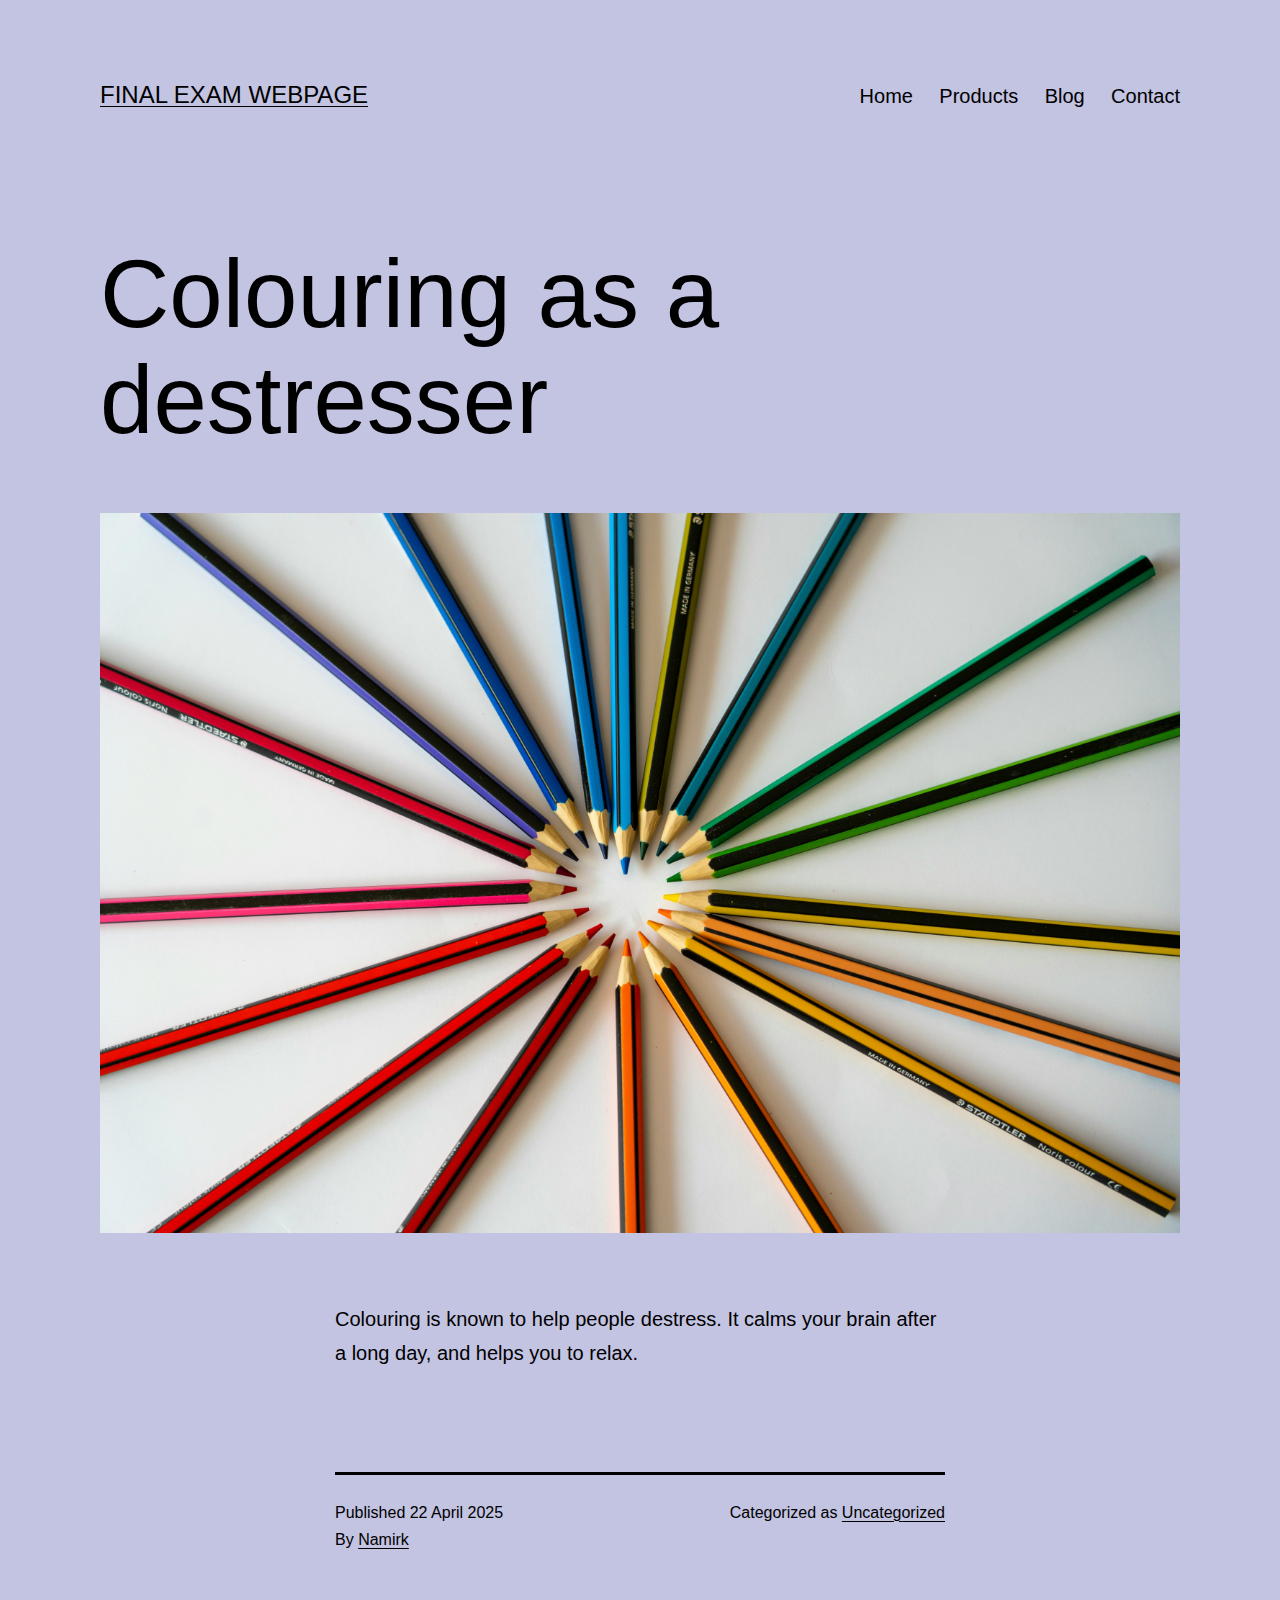
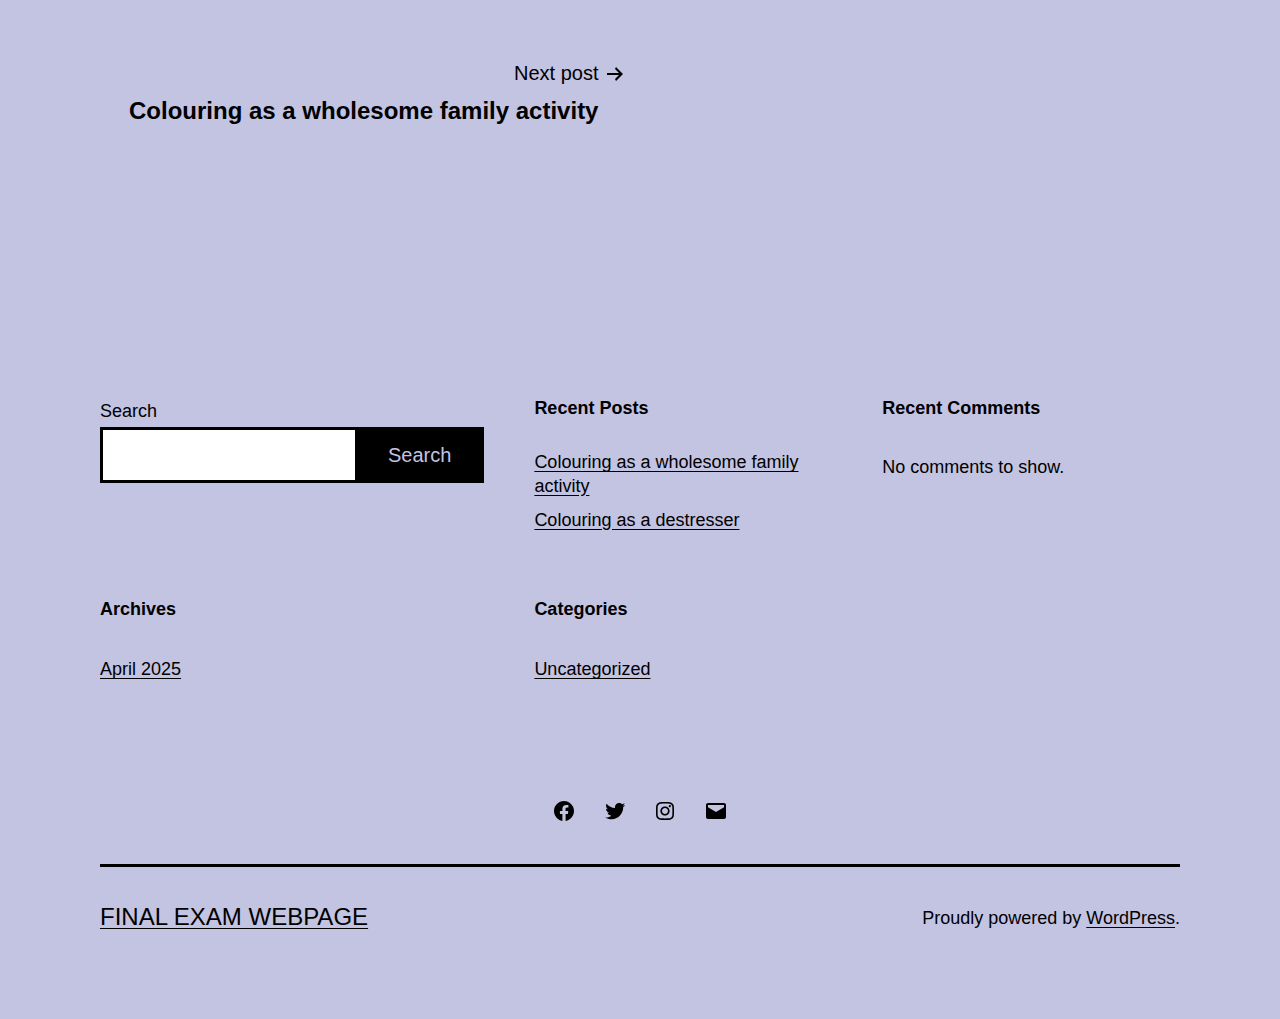
<file: colouring-as-a-destresser/index.html>
<!doctype html>
<html lang="en-CA" >
<head>
	<meta charset="UTF-8" />
	<meta name="viewport" content="width=device-width, initial-scale=1.0" />
	<title>Colouring as a destresser &#8211; Final Exam Webpage</title>
<meta name='robots' content='max-image-preview:large' />
	<style>img:is([sizes="auto" i], [sizes^="auto," i]) { contain-intrinsic-size: 3000px 1500px }</style>
	<link rel='dns-prefetch' href='//localhost' />
<link rel="alternate" type="application/rss+xml" title="Final Exam Webpage &raquo; Feed" href="/feed/" />
<link rel="alternate" type="application/rss+xml" title="Final Exam Webpage &raquo; Comments Feed" href="/comments/feed/" />
<link rel="alternate" type="application/rss+xml" title="Final Exam Webpage &raquo; Colouring as a destresser Comments Feed" href="/colouring-as-a-destresser/feed/" />
<script>
window._wpemojiSettings = {"baseUrl":"https:\/\/s.w.org\/images\/core\/emoji\/15.1.0\/72x72\/","ext":".png","svgUrl":"https:\/\/s.w.org\/images\/core\/emoji\/15.1.0\/svg\/","svgExt":".svg","source":{"concatemoji":"/wp-includes\/js\/wp-emoji-release.min.js?ver=6.8"}};
/*! This file is auto-generated */
!function(i,n){var o,s,e;function c(e){try{var t={supportTests:e,timestamp:(new Date).valueOf()};sessionStorage.setItem(o,JSON.stringify(t))}catch(e){}}function p(e,t,n){e.clearRect(0,0,e.canvas.width,e.canvas.height),e.fillText(t,0,0);var t=new Uint32Array(e.getImageData(0,0,e.canvas.width,e.canvas.height).data),r=(e.clearRect(0,0,e.canvas.width,e.canvas.height),e.fillText(n,0,0),new Uint32Array(e.getImageData(0,0,e.canvas.width,e.canvas.height).data));return t.every(function(e,t){return e===r[t]})}function u(e,t,n){switch(t){case"flag":return n(e,"\ud83c\udff3\ufe0f\u200d\u26a7\ufe0f","\ud83c\udff3\ufe0f\u200b\u26a7\ufe0f")?!1:!n(e,"\ud83c\uddfa\ud83c\uddf3","\ud83c\uddfa\u200b\ud83c\uddf3")&&!n(e,"\ud83c\udff4\udb40\udc67\udb40\udc62\udb40\udc65\udb40\udc6e\udb40\udc67\udb40\udc7f","\ud83c\udff4\u200b\udb40\udc67\u200b\udb40\udc62\u200b\udb40\udc65\u200b\udb40\udc6e\u200b\udb40\udc67\u200b\udb40\udc7f");case"emoji":return!n(e,"\ud83d\udc26\u200d\ud83d\udd25","\ud83d\udc26\u200b\ud83d\udd25")}return!1}function f(e,t,n){var r="undefined"!=typeof WorkerGlobalScope&&self instanceof WorkerGlobalScope?new OffscreenCanvas(300,150):i.createElement("canvas"),a=r.getContext("2d",{willReadFrequently:!0}),o=(a.textBaseline="top",a.font="600 32px Arial",{});return e.forEach(function(e){o[e]=t(a,e,n)}),o}function t(e){var t=i.createElement("script");t.src=e,t.defer=!0,i.head.appendChild(t)}"undefined"!=typeof Promise&&(o="wpEmojiSettingsSupports",s=["flag","emoji"],n.supports={everything:!0,everythingExceptFlag:!0},e=new Promise(function(e){i.addEventListener("DOMContentLoaded",e,{once:!0})}),new Promise(function(t){var n=function(){try{var e=JSON.parse(sessionStorage.getItem(o));if("object"==typeof e&&"number"==typeof e.timestamp&&(new Date).valueOf()<e.timestamp+604800&&"object"==typeof e.supportTests)return e.supportTests}catch(e){}return null}();if(!n){if("undefined"!=typeof Worker&&"undefined"!=typeof OffscreenCanvas&&"undefined"!=typeof URL&&URL.createObjectURL&&"undefined"!=typeof Blob)try{var e="postMessage("+f.toString()+"("+[JSON.stringify(s),u.toString(),p.toString()].join(",")+"));",r=new Blob([e],{type:"text/javascript"}),a=new Worker(URL.createObjectURL(r),{name:"wpTestEmojiSupports"});return void(a.onmessage=function(e){c(n=e.data),a.terminate(),t(n)})}catch(e){}c(n=f(s,u,p))}t(n)}).then(function(e){for(var t in e)n.supports[t]=e[t],n.supports.everything=n.supports.everything&&n.supports[t],"flag"!==t&&(n.supports.everythingExceptFlag=n.supports.everythingExceptFlag&&n.supports[t]);n.supports.everythingExceptFlag=n.supports.everythingExceptFlag&&!n.supports.flag,n.DOMReady=!1,n.readyCallback=function(){n.DOMReady=!0}}).then(function(){return e}).then(function(){var e;n.supports.everything||(n.readyCallback(),(e=n.source||{}).concatemoji?t(e.concatemoji):e.wpemoji&&e.twemoji&&(t(e.twemoji),t(e.wpemoji)))}))}((window,document),window._wpemojiSettings);
</script>
<style id='wp-emoji-styles-inline-css'>

	img.wp-smiley, img.emoji {
		display: inline !important;
		border: none !important;
		box-shadow: none !important;
		height: 1em !important;
		width: 1em !important;
		margin: 0 0.07em !important;
		vertical-align: -0.1em !important;
		background: none !important;
		padding: 0 !important;
	}
</style>
<link rel='stylesheet' id='wp-block-library-css' href='/wp-includes/css/dist/block-library/style.min.css?ver=6.8' media='all' />
<style id='wp-block-library-theme-inline-css'>
.wp-block-audio :where(figcaption){color:#555;font-size:13px;text-align:center}.is-dark-theme .wp-block-audio :where(figcaption){color:#ffffffa6}.wp-block-audio{margin:0 0 1em}.wp-block-code{border:1px solid #ccc;border-radius:4px;font-family:Menlo,Consolas,monaco,monospace;padding:.8em 1em}.wp-block-embed :where(figcaption){color:#555;font-size:13px;text-align:center}.is-dark-theme .wp-block-embed :where(figcaption){color:#ffffffa6}.wp-block-embed{margin:0 0 1em}.blocks-gallery-caption{color:#555;font-size:13px;text-align:center}.is-dark-theme .blocks-gallery-caption{color:#ffffffa6}:root :where(.wp-block-image figcaption){color:#555;font-size:13px;text-align:center}.is-dark-theme :root :where(.wp-block-image figcaption){color:#ffffffa6}.wp-block-image{margin:0 0 1em}.wp-block-pullquote{border-bottom:4px solid;border-top:4px solid;color:currentColor;margin-bottom:1.75em}.wp-block-pullquote cite,.wp-block-pullquote footer,.wp-block-pullquote__citation{color:currentColor;font-size:.8125em;font-style:normal;text-transform:uppercase}.wp-block-quote{border-left:.25em solid;margin:0 0 1.75em;padding-left:1em}.wp-block-quote cite,.wp-block-quote footer{color:currentColor;font-size:.8125em;font-style:normal;position:relative}.wp-block-quote:where(.has-text-align-right){border-left:none;border-right:.25em solid;padding-left:0;padding-right:1em}.wp-block-quote:where(.has-text-align-center){border:none;padding-left:0}.wp-block-quote.is-large,.wp-block-quote.is-style-large,.wp-block-quote:where(.is-style-plain){border:none}.wp-block-search .wp-block-search__label{font-weight:700}.wp-block-search__button{border:1px solid #ccc;padding:.375em .625em}:where(.wp-block-group.has-background){padding:1.25em 2.375em}.wp-block-separator.has-css-opacity{opacity:.4}.wp-block-separator{border:none;border-bottom:2px solid;margin-left:auto;margin-right:auto}.wp-block-separator.has-alpha-channel-opacity{opacity:1}.wp-block-separator:not(.is-style-wide):not(.is-style-dots){width:100px}.wp-block-separator.has-background:not(.is-style-dots){border-bottom:none;height:1px}.wp-block-separator.has-background:not(.is-style-wide):not(.is-style-dots){height:2px}.wp-block-table{margin:0 0 1em}.wp-block-table td,.wp-block-table th{word-break:normal}.wp-block-table :where(figcaption){color:#555;font-size:13px;text-align:center}.is-dark-theme .wp-block-table :where(figcaption){color:#ffffffa6}.wp-block-video :where(figcaption){color:#555;font-size:13px;text-align:center}.is-dark-theme .wp-block-video :where(figcaption){color:#ffffffa6}.wp-block-video{margin:0 0 1em}:root :where(.wp-block-template-part.has-background){margin-bottom:0;margin-top:0;padding:1.25em 2.375em}
</style>
<style id='classic-theme-styles-inline-css'>
/*! This file is auto-generated */
.wp-block-button__link{color:#fff;background-color:#32373c;border-radius:9999px;box-shadow:none;text-decoration:none;padding:calc(.667em + 2px) calc(1.333em + 2px);font-size:1.125em}.wp-block-file__button{background:#32373c;color:#fff;text-decoration:none}
</style>
<link rel='stylesheet' id='twenty-twenty-one-custom-color-overrides-css' href='/wp-content/themes/twentytwentyone/assets/css/custom-color-overrides.css?ver=6.8' media='all' />
<style id='twenty-twenty-one-custom-color-overrides-inline-css'>
:root .editor-styles-wrapper{--global--color-background: #c3c3e2;--global--color-primary: #000;--global--color-secondary: #000;--button--color-background: #000;--button--color-text-hover: #000;}
</style>
<style id='global-styles-inline-css'>
:root{--wp--preset--aspect-ratio--square: 1;--wp--preset--aspect-ratio--4-3: 4/3;--wp--preset--aspect-ratio--3-4: 3/4;--wp--preset--aspect-ratio--3-2: 3/2;--wp--preset--aspect-ratio--2-3: 2/3;--wp--preset--aspect-ratio--16-9: 16/9;--wp--preset--aspect-ratio--9-16: 9/16;--wp--preset--color--black: #000000;--wp--preset--color--cyan-bluish-gray: #abb8c3;--wp--preset--color--white: #FFFFFF;--wp--preset--color--pale-pink: #f78da7;--wp--preset--color--vivid-red: #cf2e2e;--wp--preset--color--luminous-vivid-orange: #ff6900;--wp--preset--color--luminous-vivid-amber: #fcb900;--wp--preset--color--light-green-cyan: #7bdcb5;--wp--preset--color--vivid-green-cyan: #00d084;--wp--preset--color--pale-cyan-blue: #8ed1fc;--wp--preset--color--vivid-cyan-blue: #0693e3;--wp--preset--color--vivid-purple: #9b51e0;--wp--preset--color--dark-gray: #28303D;--wp--preset--color--gray: #39414D;--wp--preset--color--green: #D1E4DD;--wp--preset--color--blue: #D1DFE4;--wp--preset--color--purple: #D1D1E4;--wp--preset--color--red: #E4D1D1;--wp--preset--color--orange: #E4DAD1;--wp--preset--color--yellow: #EEEADD;--wp--preset--gradient--vivid-cyan-blue-to-vivid-purple: linear-gradient(135deg,rgba(6,147,227,1) 0%,rgb(155,81,224) 100%);--wp--preset--gradient--light-green-cyan-to-vivid-green-cyan: linear-gradient(135deg,rgb(122,220,180) 0%,rgb(0,208,130) 100%);--wp--preset--gradient--luminous-vivid-amber-to-luminous-vivid-orange: linear-gradient(135deg,rgba(252,185,0,1) 0%,rgba(255,105,0,1) 100%);--wp--preset--gradient--luminous-vivid-orange-to-vivid-red: linear-gradient(135deg,rgba(255,105,0,1) 0%,rgb(207,46,46) 100%);--wp--preset--gradient--very-light-gray-to-cyan-bluish-gray: linear-gradient(135deg,rgb(238,238,238) 0%,rgb(169,184,195) 100%);--wp--preset--gradient--cool-to-warm-spectrum: linear-gradient(135deg,rgb(74,234,220) 0%,rgb(151,120,209) 20%,rgb(207,42,186) 40%,rgb(238,44,130) 60%,rgb(251,105,98) 80%,rgb(254,248,76) 100%);--wp--preset--gradient--blush-light-purple: linear-gradient(135deg,rgb(255,206,236) 0%,rgb(152,150,240) 100%);--wp--preset--gradient--blush-bordeaux: linear-gradient(135deg,rgb(254,205,165) 0%,rgb(254,45,45) 50%,rgb(107,0,62) 100%);--wp--preset--gradient--luminous-dusk: linear-gradient(135deg,rgb(255,203,112) 0%,rgb(199,81,192) 50%,rgb(65,88,208) 100%);--wp--preset--gradient--pale-ocean: linear-gradient(135deg,rgb(255,245,203) 0%,rgb(182,227,212) 50%,rgb(51,167,181) 100%);--wp--preset--gradient--electric-grass: linear-gradient(135deg,rgb(202,248,128) 0%,rgb(113,206,126) 100%);--wp--preset--gradient--midnight: linear-gradient(135deg,rgb(2,3,129) 0%,rgb(40,116,252) 100%);--wp--preset--gradient--purple-to-yellow: linear-gradient(160deg, #D1D1E4 0%, #EEEADD 100%);--wp--preset--gradient--yellow-to-purple: linear-gradient(160deg, #EEEADD 0%, #D1D1E4 100%);--wp--preset--gradient--green-to-yellow: linear-gradient(160deg, #D1E4DD 0%, #EEEADD 100%);--wp--preset--gradient--yellow-to-green: linear-gradient(160deg, #EEEADD 0%, #D1E4DD 100%);--wp--preset--gradient--red-to-yellow: linear-gradient(160deg, #E4D1D1 0%, #EEEADD 100%);--wp--preset--gradient--yellow-to-red: linear-gradient(160deg, #EEEADD 0%, #E4D1D1 100%);--wp--preset--gradient--purple-to-red: linear-gradient(160deg, #D1D1E4 0%, #E4D1D1 100%);--wp--preset--gradient--red-to-purple: linear-gradient(160deg, #E4D1D1 0%, #D1D1E4 100%);--wp--preset--font-size--small: 18px;--wp--preset--font-size--medium: 20px;--wp--preset--font-size--large: 24px;--wp--preset--font-size--x-large: 42px;--wp--preset--font-size--extra-small: 16px;--wp--preset--font-size--normal: 20px;--wp--preset--font-size--extra-large: 40px;--wp--preset--font-size--huge: 96px;--wp--preset--font-size--gigantic: 144px;--wp--preset--spacing--20: 0.44rem;--wp--preset--spacing--30: 0.67rem;--wp--preset--spacing--40: 1rem;--wp--preset--spacing--50: 1.5rem;--wp--preset--spacing--60: 2.25rem;--wp--preset--spacing--70: 3.38rem;--wp--preset--spacing--80: 5.06rem;--wp--preset--shadow--natural: 6px 6px 9px rgba(0, 0, 0, 0.2);--wp--preset--shadow--deep: 12px 12px 50px rgba(0, 0, 0, 0.4);--wp--preset--shadow--sharp: 6px 6px 0px rgba(0, 0, 0, 0.2);--wp--preset--shadow--outlined: 6px 6px 0px -3px rgba(255, 255, 255, 1), 6px 6px rgba(0, 0, 0, 1);--wp--preset--shadow--crisp: 6px 6px 0px rgba(0, 0, 0, 1);}:where(.is-layout-flex){gap: 0.5em;}:where(.is-layout-grid){gap: 0.5em;}body .is-layout-flex{display: flex;}.is-layout-flex{flex-wrap: wrap;align-items: center;}.is-layout-flex > :is(*, div){margin: 0;}body .is-layout-grid{display: grid;}.is-layout-grid > :is(*, div){margin: 0;}:where(.wp-block-columns.is-layout-flex){gap: 2em;}:where(.wp-block-columns.is-layout-grid){gap: 2em;}:where(.wp-block-post-template.is-layout-flex){gap: 1.25em;}:where(.wp-block-post-template.is-layout-grid){gap: 1.25em;}.has-black-color{color: var(--wp--preset--color--black) !important;}.has-cyan-bluish-gray-color{color: var(--wp--preset--color--cyan-bluish-gray) !important;}.has-white-color{color: var(--wp--preset--color--white) !important;}.has-pale-pink-color{color: var(--wp--preset--color--pale-pink) !important;}.has-vivid-red-color{color: var(--wp--preset--color--vivid-red) !important;}.has-luminous-vivid-orange-color{color: var(--wp--preset--color--luminous-vivid-orange) !important;}.has-luminous-vivid-amber-color{color: var(--wp--preset--color--luminous-vivid-amber) !important;}.has-light-green-cyan-color{color: var(--wp--preset--color--light-green-cyan) !important;}.has-vivid-green-cyan-color{color: var(--wp--preset--color--vivid-green-cyan) !important;}.has-pale-cyan-blue-color{color: var(--wp--preset--color--pale-cyan-blue) !important;}.has-vivid-cyan-blue-color{color: var(--wp--preset--color--vivid-cyan-blue) !important;}.has-vivid-purple-color{color: var(--wp--preset--color--vivid-purple) !important;}.has-black-background-color{background-color: var(--wp--preset--color--black) !important;}.has-cyan-bluish-gray-background-color{background-color: var(--wp--preset--color--cyan-bluish-gray) !important;}.has-white-background-color{background-color: var(--wp--preset--color--white) !important;}.has-pale-pink-background-color{background-color: var(--wp--preset--color--pale-pink) !important;}.has-vivid-red-background-color{background-color: var(--wp--preset--color--vivid-red) !important;}.has-luminous-vivid-orange-background-color{background-color: var(--wp--preset--color--luminous-vivid-orange) !important;}.has-luminous-vivid-amber-background-color{background-color: var(--wp--preset--color--luminous-vivid-amber) !important;}.has-light-green-cyan-background-color{background-color: var(--wp--preset--color--light-green-cyan) !important;}.has-vivid-green-cyan-background-color{background-color: var(--wp--preset--color--vivid-green-cyan) !important;}.has-pale-cyan-blue-background-color{background-color: var(--wp--preset--color--pale-cyan-blue) !important;}.has-vivid-cyan-blue-background-color{background-color: var(--wp--preset--color--vivid-cyan-blue) !important;}.has-vivid-purple-background-color{background-color: var(--wp--preset--color--vivid-purple) !important;}.has-black-border-color{border-color: var(--wp--preset--color--black) !important;}.has-cyan-bluish-gray-border-color{border-color: var(--wp--preset--color--cyan-bluish-gray) !important;}.has-white-border-color{border-color: var(--wp--preset--color--white) !important;}.has-pale-pink-border-color{border-color: var(--wp--preset--color--pale-pink) !important;}.has-vivid-red-border-color{border-color: var(--wp--preset--color--vivid-red) !important;}.has-luminous-vivid-orange-border-color{border-color: var(--wp--preset--color--luminous-vivid-orange) !important;}.has-luminous-vivid-amber-border-color{border-color: var(--wp--preset--color--luminous-vivid-amber) !important;}.has-light-green-cyan-border-color{border-color: var(--wp--preset--color--light-green-cyan) !important;}.has-vivid-green-cyan-border-color{border-color: var(--wp--preset--color--vivid-green-cyan) !important;}.has-pale-cyan-blue-border-color{border-color: var(--wp--preset--color--pale-cyan-blue) !important;}.has-vivid-cyan-blue-border-color{border-color: var(--wp--preset--color--vivid-cyan-blue) !important;}.has-vivid-purple-border-color{border-color: var(--wp--preset--color--vivid-purple) !important;}.has-vivid-cyan-blue-to-vivid-purple-gradient-background{background: var(--wp--preset--gradient--vivid-cyan-blue-to-vivid-purple) !important;}.has-light-green-cyan-to-vivid-green-cyan-gradient-background{background: var(--wp--preset--gradient--light-green-cyan-to-vivid-green-cyan) !important;}.has-luminous-vivid-amber-to-luminous-vivid-orange-gradient-background{background: var(--wp--preset--gradient--luminous-vivid-amber-to-luminous-vivid-orange) !important;}.has-luminous-vivid-orange-to-vivid-red-gradient-background{background: var(--wp--preset--gradient--luminous-vivid-orange-to-vivid-red) !important;}.has-very-light-gray-to-cyan-bluish-gray-gradient-background{background: var(--wp--preset--gradient--very-light-gray-to-cyan-bluish-gray) !important;}.has-cool-to-warm-spectrum-gradient-background{background: var(--wp--preset--gradient--cool-to-warm-spectrum) !important;}.has-blush-light-purple-gradient-background{background: var(--wp--preset--gradient--blush-light-purple) !important;}.has-blush-bordeaux-gradient-background{background: var(--wp--preset--gradient--blush-bordeaux) !important;}.has-luminous-dusk-gradient-background{background: var(--wp--preset--gradient--luminous-dusk) !important;}.has-pale-ocean-gradient-background{background: var(--wp--preset--gradient--pale-ocean) !important;}.has-electric-grass-gradient-background{background: var(--wp--preset--gradient--electric-grass) !important;}.has-midnight-gradient-background{background: var(--wp--preset--gradient--midnight) !important;}.has-small-font-size{font-size: var(--wp--preset--font-size--small) !important;}.has-medium-font-size{font-size: var(--wp--preset--font-size--medium) !important;}.has-large-font-size{font-size: var(--wp--preset--font-size--large) !important;}.has-x-large-font-size{font-size: var(--wp--preset--font-size--x-large) !important;}
:where(.wp-block-post-template.is-layout-flex){gap: 1.25em;}:where(.wp-block-post-template.is-layout-grid){gap: 1.25em;}
:where(.wp-block-columns.is-layout-flex){gap: 2em;}:where(.wp-block-columns.is-layout-grid){gap: 2em;}
:root :where(.wp-block-pullquote){font-size: 1.5em;line-height: 1.6;}
</style>
<link rel='stylesheet' id='parent-style-css' href='/wp-content/themes/twentytwentyone/style.css?ver=6.8' media='all' />
<link rel='stylesheet' id='child-style-css' href='/wp-content/themes/blue2/style.css?ver=6.8' media='all' />
<link rel='stylesheet' id='twenty-twenty-one-style-css' href='/wp-content/themes/twentytwentyone/style.css?ver=6.8' media='all' />
<style id='twenty-twenty-one-style-inline-css'>
:root{--global--color-background: #c3c3e2;--global--color-primary: #000;--global--color-secondary: #000;--button--color-background: #000;--button--color-text-hover: #000;}
</style>
<link rel='stylesheet' id='twenty-twenty-one-print-style-css' href='/wp-content/themes/twentytwentyone/assets/css/print.css?ver=6.8' media='print' />
<script src="/wp-content/themes/blue2/customElements.js?ver=6.8" id="custom_javascript-js"></script>
<script id="twenty-twenty-one-ie11-polyfills-js-after">
( Element.prototype.matches && Element.prototype.closest && window.NodeList && NodeList.prototype.forEach ) || document.write( '<script src="/wp-content/themes/twentytwentyone/assets/js/polyfills.js"></scr' + 'ipt>' );
</script>
<script src="/wp-content/themes/twentytwentyone/assets/js/primary-navigation.js?ver=6.8" id="twenty-twenty-one-primary-navigation-script-js" defer data-wp-strategy="defer"></script>
<link rel="https://api.w.org/" href="/wp-json/" /><link rel="alternate" title="JSON" type="application/json" href="/wp-json/wp/v2/posts/31" /><link rel="EditURI" type="application/rsd+xml" title="RSD" href="/xmlrpc.php?rsd" />
<meta name="generator" content="WordPress 6.8" />
<link rel="canonical" href="/colouring-as-a-destresser/" />
<link rel='shortlink' href='/?p=31' />
<link rel="alternate" title="oEmbed (JSON)" type="application/json+oembed" href="/wp-json/oembed/1.0/embed?url=http%3A%2F%2Flocalhost%3A8000%2Fcolouring-as-a-destresser%2F" />
<link rel="alternate" title="oEmbed (XML)" type="text/xml+oembed" href="/wp-json/oembed/1.0/embed?url=http%3A%2F%2Flocalhost%3A8000%2Fcolouring-as-a-destresser%2F&#038;format=xml" />
<link rel="pingback" href="/xmlrpc.php"><style id="custom-background-css">
body.custom-background { background-color: #c3c3e2; }
</style>
	</head>

<body class="wp-singular post-template-default single single-post postid-31 single-format-standard custom-background wp-embed-responsive wp-theme-twentytwentyone wp-child-theme-blue2 is-light-theme no-js singular has-main-navigation">
<div id="page" class="site">
	<a class="skip-link screen-reader-text" href="#content">
		Skip to content	</a>

	
<header id="masthead" class="site-header has-title-and-tagline has-menu">

	

<div class="site-branding">

	
						<p class="site-title"><a href="/" rel="home">Final Exam Webpage</a></p>
			
	</div><!-- .site-branding -->
	
	<nav id="site-navigation" class="primary-navigation" aria-label="Primary menu">
		<div class="menu-button-container">
			<button id="primary-mobile-menu" class="button" aria-controls="primary-menu-list" aria-expanded="false">
				<span class="dropdown-icon open">Menu					<svg class="svg-icon" width="24" height="24" aria-hidden="true" role="img" focusable="false" viewBox="0 0 24 24" fill="none" xmlns="https://www.w3.org/2000/svg"><path fill-rule="evenodd" clip-rule="evenodd" d="M4.5 6H19.5V7.5H4.5V6ZM4.5 12H19.5V13.5H4.5V12ZM19.5 18H4.5V19.5H19.5V18Z" fill="currentColor"/></svg>				</span>
				<span class="dropdown-icon close">Close					<svg class="svg-icon" width="24" height="24" aria-hidden="true" role="img" focusable="false" viewBox="0 0 24 24" fill="none" xmlns="https://www.w3.org/2000/svg"><path fill-rule="evenodd" clip-rule="evenodd" d="M12 10.9394L5.53033 4.46973L4.46967 5.53039L10.9393 12.0001L4.46967 18.4697L5.53033 19.5304L12 13.0607L18.4697 19.5304L19.5303 18.4697L13.0607 12.0001L19.5303 5.53039L18.4697 4.46973L12 10.9394Z" fill="currentColor"/></svg>				</span>
			</button><!-- #primary-mobile-menu -->
		</div><!-- .menu-button-container -->
		<div class="primary-menu-container"><ul id="primary-menu-list" class="menu-wrapper"><li id="menu-item-20" class="menu-item menu-item-type-custom menu-item-object-custom menu-item-20"><a href="/">Home</a></li>
<li id="menu-item-21" class="menu-item menu-item-type-post_type menu-item-object-page menu-item-21"><a href="/about/">Products</a></li>
<li id="menu-item-22" class="menu-item menu-item-type-post_type menu-item-object-page current_page_parent menu-item-22"><a href="/blog/">Blog</a></li>
<li id="menu-item-23" class="menu-item menu-item-type-post_type menu-item-object-page menu-item-23"><a href="/contact/">Contact</a></li>
</ul></div>	</nav><!-- #site-navigation -->
	
</header><!-- #masthead -->

	<div id="content" class="site-content">
		<div id="primary" class="content-area">
			<main id="main" class="site-main">

<article id="post-31" class="post-31 post type-post status-publish format-standard has-post-thumbnail hentry category-uncategorized entry">

	<header class="entry-header alignwide">
		<h1 class="entry-title">Colouring as a destresser</h1>		
		
			<figure class="post-thumbnail">
				<img width="1568" height="1045" src="/wp-content/uploads/2025/04/nick-fewings-HI7l1up-590-unsplash.jpg" class="attachment-post-thumbnail size-post-thumbnail wp-post-image" alt="" decoding="async" fetchpriority="high" style="width:100%;height:66.67%;max-width:6000px;" />							</figure><!-- .post-thumbnail -->

					</header><!-- .entry-header -->

	<div class="entry-content">
		
<p>Colouring is known to help people destress. It calms your brain after a long day, and helps you to relax.</p>
	</div><!-- .entry-content -->

	<footer class="entry-footer default-max-width">
		<div class="posted-by"><span class="posted-on">Published <time class="entry-date published updated" datetime="2025-04-22T19:17:42-04:00">22 April 2025</time></span><span class="byline">By <a href="/author/namirk/" rel="author">Namirk</a></span></div><div class="post-taxonomies"><span class="cat-links">Categorized as <a href="/category/uncategorized/" rel="category tag">Uncategorized</a> </span></div>	</footer><!-- .entry-footer -->

				
</article><!-- #post-31 -->

	<nav class="navigation post-navigation" aria-label="Posts">
		<h2 class="screen-reader-text">Post navigation</h2>
		<div class="nav-links"><div class="nav-next"><a href="/colouring-as-a-wholesome-family-activity/" rel="next"><p class="meta-nav">Next post<svg class="svg-icon" width="24" height="24" aria-hidden="true" role="img" focusable="false" viewBox="0 0 24 24" fill="none" xmlns="https://www.w3.org/2000/svg"><path fill-rule="evenodd" clip-rule="evenodd" d="m4 13v-2h12l-4-4 1-2 7 7-7 7-1-2 4-4z" fill="currentColor"/></svg></p><p class="post-title">Colouring as a wholesome family activity</p></a></div></div>
	</nav>			</main><!-- #main -->
		</div><!-- #primary -->
	</div><!-- #content -->

	
	<aside class="widget-area">
		<section id="block-2" class="widget widget_block widget_search"><form role="search" method="get" action="/" class="wp-block-search__button-outside wp-block-search__text-button wp-block-search"    ><label class="wp-block-search__label" for="wp-block-search__input-1" >Search</label><div class="wp-block-search__inside-wrapper " ><input class="wp-block-search__input" id="wp-block-search__input-1" placeholder="" value="" type="search" name="s" required /><button aria-label="Search" class="wp-block-search__button wp-element-button" type="submit" >Search</button></div></form></section><section id="block-3" class="widget widget_block"><div class="wp-block-group"><div class="wp-block-group__inner-container is-layout-flow wp-block-group-is-layout-flow"><h2 class="wp-block-heading">Recent Posts</h2><ul class="wp-block-latest-posts__list wp-block-latest-posts"><li><a class="wp-block-latest-posts__post-title" href="/colouring-as-a-wholesome-family-activity/">Colouring as a wholesome family activity</a></li>
<li><a class="wp-block-latest-posts__post-title" href="/colouring-as-a-destresser/">Colouring as a destresser</a></li>
</ul></div></div></section><section id="block-4" class="widget widget_block"><div class="wp-block-group"><div class="wp-block-group__inner-container is-layout-flow wp-block-group-is-layout-flow"><h2 class="wp-block-heading">Recent Comments</h2><div class="no-comments wp-block-latest-comments">No comments to show.</div></div></div></section><section id="block-5" class="widget widget_block"><div class="wp-block-group"><div class="wp-block-group__inner-container is-layout-flow wp-block-group-is-layout-flow"><h2 class="wp-block-heading">Archives</h2><ul class="wp-block-archives-list wp-block-archives">	<li><a href='/2025/04/'>April 2025</a></li>
</ul></div></div></section><section id="block-6" class="widget widget_block"><div class="wp-block-group"><div class="wp-block-group__inner-container is-layout-flow wp-block-group-is-layout-flow"><h2 class="wp-block-heading">Categories</h2><ul class="wp-block-categories-list wp-block-categories">	<li class="cat-item cat-item-1"><a href="/category/uncategorized/">Uncategorized</a>
</li>
</ul></div></div></section>	</aside><!-- .widget-area -->

	
	<footer id="colophon" class="site-footer">

					<nav aria-label="Secondary menu" class="footer-navigation">
				<ul class="footer-navigation-wrapper">
					<li id="menu-item-24" class="menu-item menu-item-type-custom menu-item-object-custom menu-item-24"><a href="https://www.facebook.com/wordpress"><svg class="svg-icon" width="24" height="24" aria-hidden="true" role="img" focusable="false" viewBox="0 0 24 24" version="1.1" xmlns="https://www.w3.org/2000/svg"><path d="M12 2C6.5 2 2 6.5 2 12c0 5 3.7 9.1 8.4 9.9v-7H7.9V12h2.5V9.8c0-2.5 1.5-3.9 3.8-3.9 1.1 0 2.2.2 2.2.2v2.5h-1.3c-1.2 0-1.6.8-1.6 1.6V12h2.8l-.4 2.9h-2.3v7C18.3 21.1 22 17 22 12c0-5.5-4.5-10-10-10z"></path></svg><span class="screen-reader-text">Facebook</span></a></li>
<li id="menu-item-25" class="menu-item menu-item-type-custom menu-item-object-custom menu-item-25"><a href="https://twitter.com/wordpress"><svg class="svg-icon" width="24" height="24" aria-hidden="true" role="img" focusable="false" viewBox="0 0 24 24" version="1.1" xmlns="https://www.w3.org/2000/svg"><path d="M22.23,5.924c-0.736,0.326-1.527,0.547-2.357,0.646c0.847-0.508,1.498-1.312,1.804-2.27 c-0.793,0.47-1.671,0.812-2.606,0.996C18.324,4.498,17.257,4,16.077,4c-2.266,0-4.103,1.837-4.103,4.103 c0,0.322,0.036,0.635,0.106,0.935C8.67,8.867,5.647,7.234,3.623,4.751C3.27,5.357,3.067,6.062,3.067,6.814 c0,1.424,0.724,2.679,1.825,3.415c-0.673-0.021-1.305-0.206-1.859-0.513c0,0.017,0,0.034,0,0.052c0,1.988,1.414,3.647,3.292,4.023 c-0.344,0.094-0.707,0.144-1.081,0.144c-0.264,0-0.521-0.026-0.772-0.074c0.522,1.63,2.038,2.816,3.833,2.85 c-1.404,1.1-3.174,1.756-5.096,1.756c-0.331,0-0.658-0.019-0.979-0.057c1.816,1.164,3.973,1.843,6.29,1.843 c7.547,0,11.675-6.252,11.675-11.675c0-0.178-0.004-0.355-0.012-0.531C20.985,7.47,21.68,6.747,22.23,5.924z"></path></svg><span class="screen-reader-text">Twitter</span></a></li>
<li id="menu-item-26" class="menu-item menu-item-type-custom menu-item-object-custom menu-item-26"><a href="https://www.instagram.com/explore/tags/wordcamp/"><svg class="svg-icon" width="24" height="24" aria-hidden="true" role="img" focusable="false" viewBox="0 0 24 24" version="1.1" xmlns="https://www.w3.org/2000/svg"><path d="M12,4.622c2.403,0,2.688,0.009,3.637,0.052c0.877,0.04,1.354,0.187,1.671,0.31c0.42,0.163,0.72,0.358,1.035,0.673 c0.315,0.315,0.51,0.615,0.673,1.035c0.123,0.317,0.27,0.794,0.31,1.671c0.043,0.949,0.052,1.234,0.052,3.637 s-0.009,2.688-0.052,3.637c-0.04,0.877-0.187,1.354-0.31,1.671c-0.163,0.42-0.358,0.72-0.673,1.035 c-0.315,0.315-0.615,0.51-1.035,0.673c-0.317,0.123-0.794,0.27-1.671,0.31c-0.949,0.043-1.233,0.052-3.637,0.052 s-2.688-0.009-3.637-0.052c-0.877-0.04-1.354-0.187-1.671-0.31c-0.42-0.163-0.72-0.358-1.035-0.673 c-0.315-0.315-0.51-0.615-0.673-1.035c-0.123-0.317-0.27-0.794-0.31-1.671C4.631,14.688,4.622,14.403,4.622,12 s0.009-2.688,0.052-3.637c0.04-0.877,0.187-1.354,0.31-1.671c0.163-0.42,0.358-0.72,0.673-1.035 c0.315-0.315,0.615-0.51,1.035-0.673c0.317-0.123,0.794-0.27,1.671-0.31C9.312,4.631,9.597,4.622,12,4.622 M12,3 C9.556,3,9.249,3.01,8.289,3.054C7.331,3.098,6.677,3.25,6.105,3.472C5.513,3.702,5.011,4.01,4.511,4.511 c-0.5,0.5-0.808,1.002-1.038,1.594C3.25,6.677,3.098,7.331,3.054,8.289C3.01,9.249,3,9.556,3,12c0,2.444,0.01,2.751,0.054,3.711 c0.044,0.958,0.196,1.612,0.418,2.185c0.23,0.592,0.538,1.094,1.038,1.594c0.5,0.5,1.002,0.808,1.594,1.038 c0.572,0.222,1.227,0.375,2.185,0.418C9.249,20.99,9.556,21,12,21s2.751-0.01,3.711-0.054c0.958-0.044,1.612-0.196,2.185-0.418 c0.592-0.23,1.094-0.538,1.594-1.038c0.5-0.5,0.808-1.002,1.038-1.594c0.222-0.572,0.375-1.227,0.418-2.185 C20.99,14.751,21,14.444,21,12s-0.01-2.751-0.054-3.711c-0.044-0.958-0.196-1.612-0.418-2.185c-0.23-0.592-0.538-1.094-1.038-1.594 c-0.5-0.5-1.002-0.808-1.594-1.038c-0.572-0.222-1.227-0.375-2.185-0.418C14.751,3.01,14.444,3,12,3L12,3z M12,7.378 c-2.552,0-4.622,2.069-4.622,4.622S9.448,16.622,12,16.622s4.622-2.069,4.622-4.622S14.552,7.378,12,7.378z M12,15 c-1.657,0-3-1.343-3-3s1.343-3,3-3s3,1.343,3,3S13.657,15,12,15z M16.804,6.116c-0.596,0-1.08,0.484-1.08,1.08 s0.484,1.08,1.08,1.08c0.596,0,1.08-0.484,1.08-1.08S17.401,6.116,16.804,6.116z"></path></svg><span class="screen-reader-text">Instagram</span></a></li>
<li id="menu-item-27" class="menu-item menu-item-type-custom menu-item-object-custom menu-item-27"><a href="mailto:wordpress@example.com"><svg class="svg-icon" width="24" height="24" aria-hidden="true" role="img" focusable="false" viewBox="0 0 24 24" version="1.1" xmlns="https://www.w3.org/2000/svg"><path d="M20,4H4C2.895,4,2,4.895,2,6v12c0,1.105,0.895,2,2,2h16c1.105,0,2-0.895,2-2V6C22,4.895,21.105,4,20,4z M20,8.236l-8,4.882 L4,8.236V6h16V8.236z"></path></svg><span class="screen-reader-text">Email</span></a></li>
				</ul><!-- .footer-navigation-wrapper -->
			</nav><!-- .footer-navigation -->
				<div class="site-info">
			<div class="site-name">
																						<a href="/">Final Exam Webpage</a>
																		</div><!-- .site-name -->

			
			<div class="powered-by">
				Proudly powered by <a href="https://wordpress.org/">WordPress</a>.			</div><!-- .powered-by -->

		</div><!-- .site-info -->
	</footer><!-- #colophon -->

</div><!-- #page -->

<script type="speculationrules">
{"prefetch":[{"source":"document","where":{"and":[{"href_matches":"\/*"},{"not":{"href_matches":["\/wp-*.php","\/wp-admin\/*","\/wp-content\/uploads\/*","\/wp-content\/*","\/wp-content\/plugins\/*","\/wp-content\/themes\/blue2\/*","\/wp-content\/themes\/twentytwentyone\/*","\/*\\?(.+)"]}},{"not":{"selector_matches":"a[rel~=\"nofollow\"]"}},{"not":{"selector_matches":".no-prefetch, .no-prefetch a"}}]},"eagerness":"conservative"}]}
</script>
<script>document.body.classList.remove("no-js");</script>	<script>
	if ( -1 !== navigator.userAgent.indexOf( 'MSIE' ) || -1 !== navigator.appVersion.indexOf( 'Trident/' ) ) {
		document.body.classList.add( 'is-IE' );
	}
	</script>
	<script src="/wp-content/themes/twentytwentyone/assets/js/responsive-embeds.js?ver=6.8" id="twenty-twenty-one-responsive-embeds-script-js"></script>

</body>
</html>
</file>
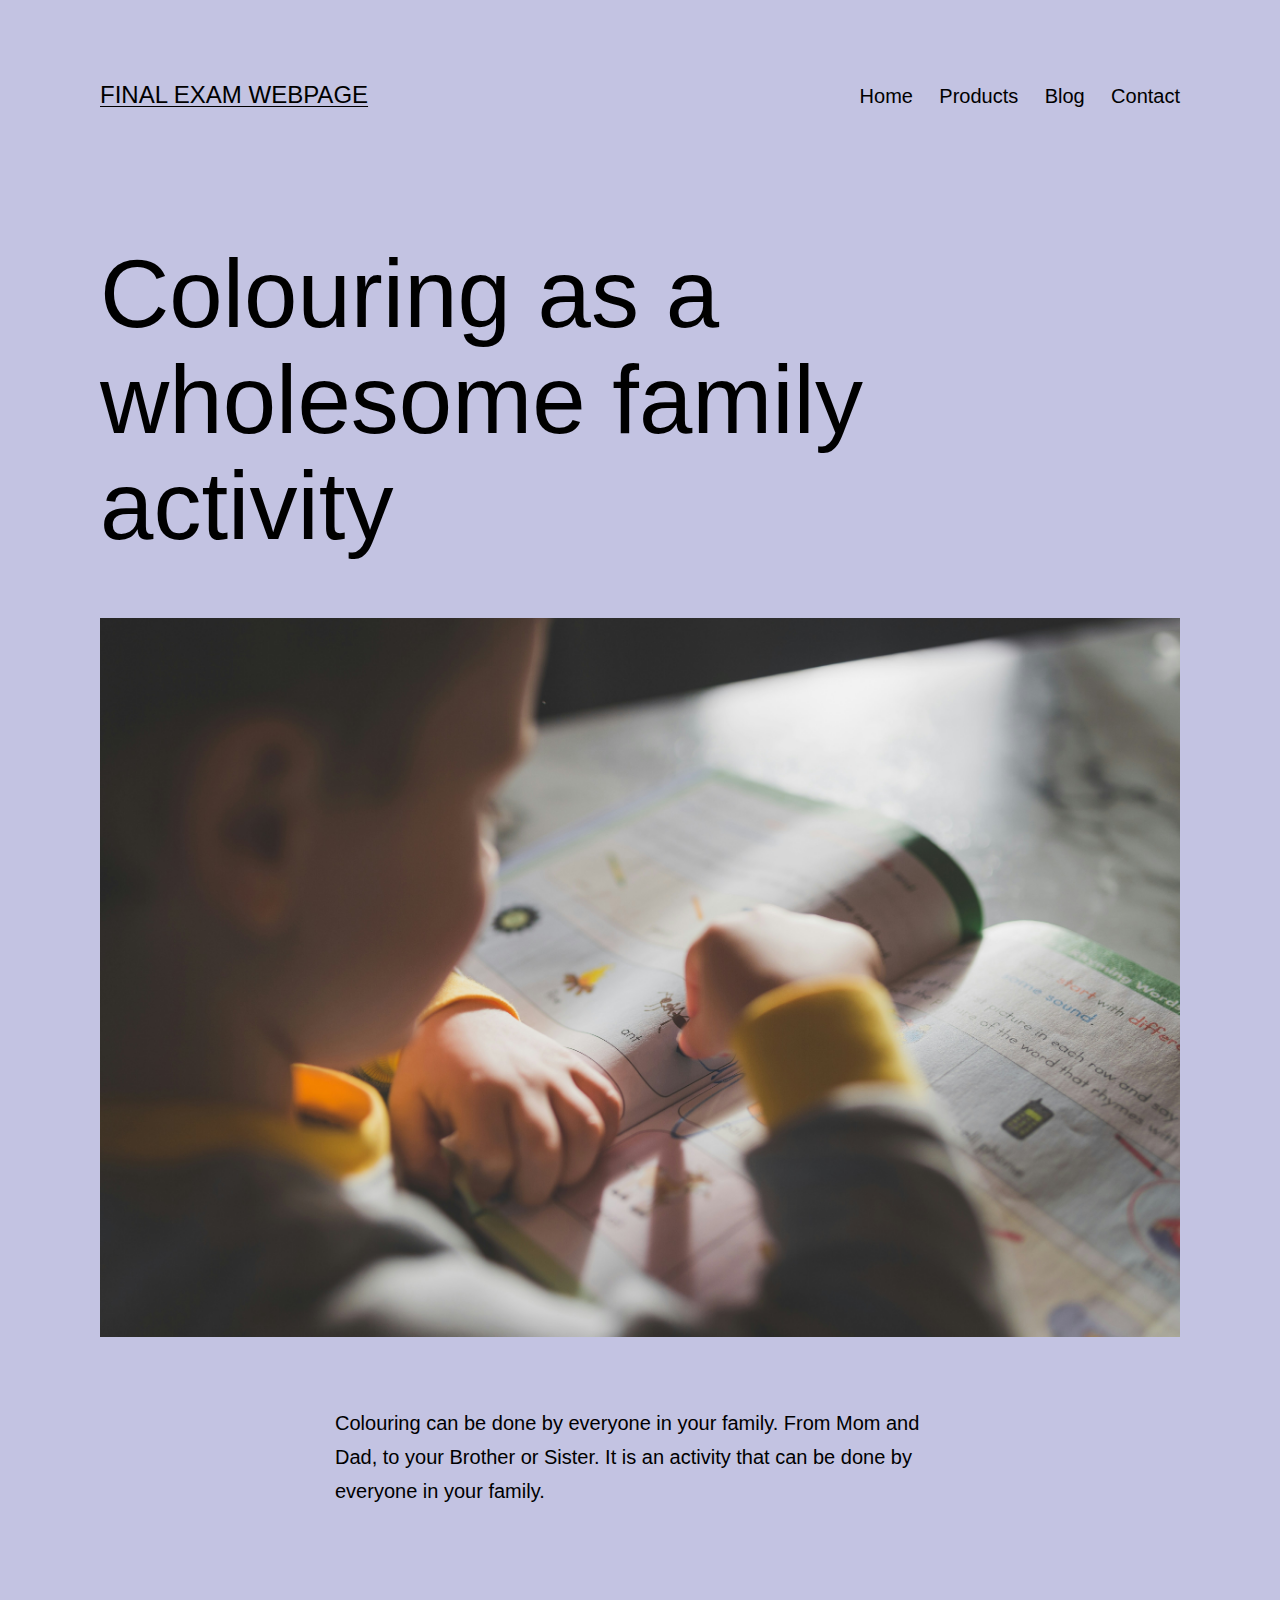
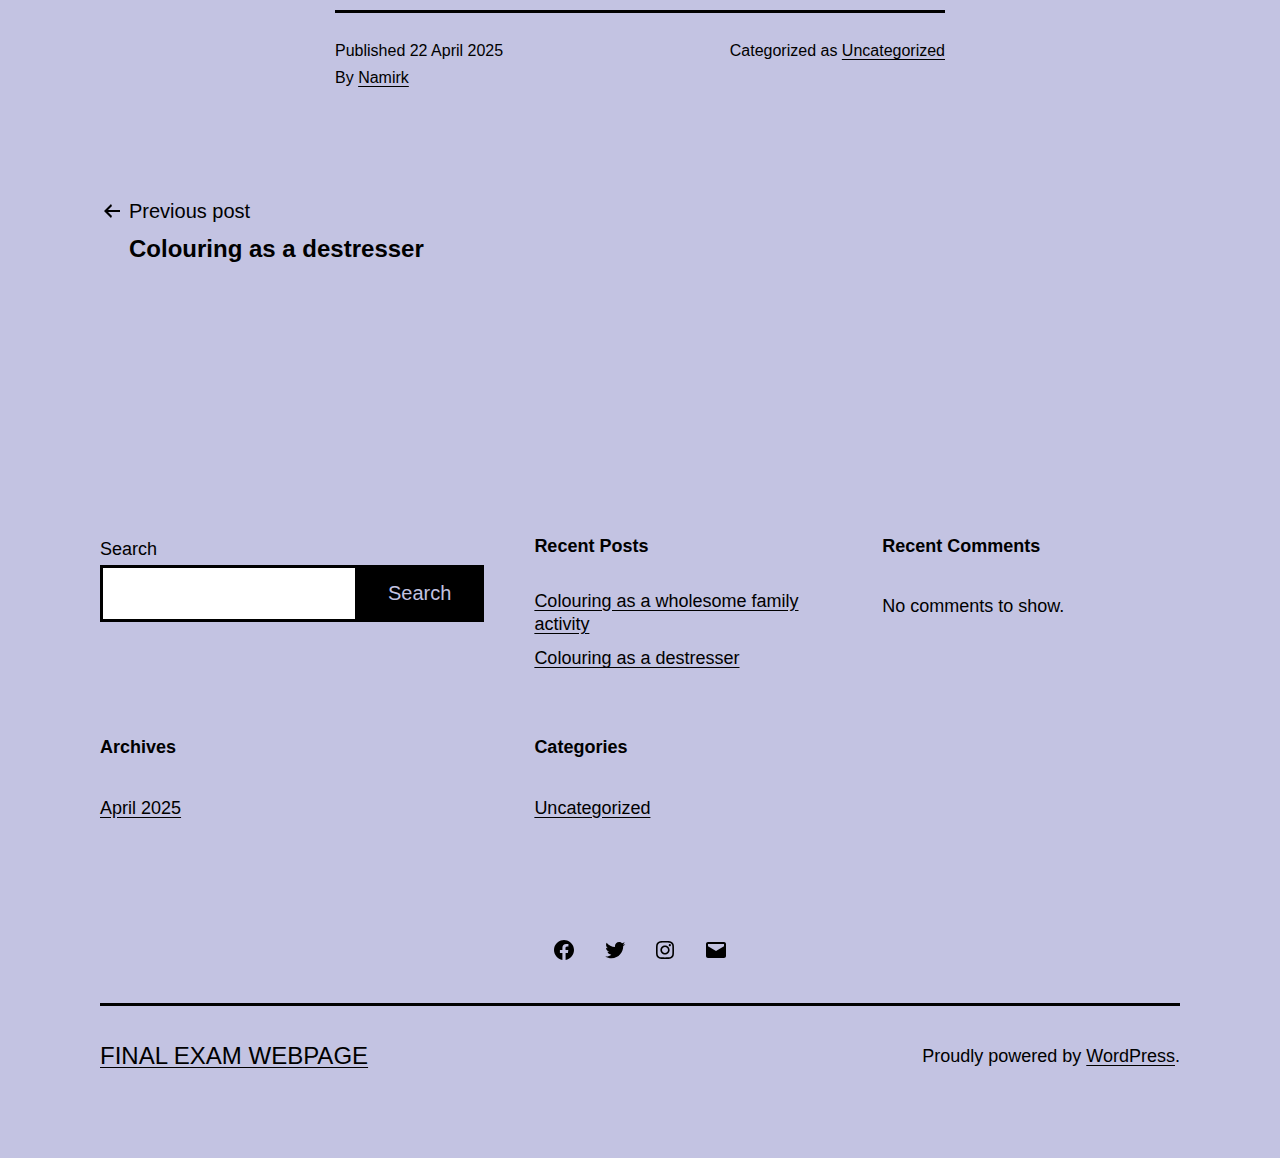
<file: colouring-as-a-wholesome-family-activity/index.html>
<!doctype html>
<html lang="en-CA" >
<head>
	<meta charset="UTF-8" />
	<meta name="viewport" content="width=device-width, initial-scale=1.0" />
	<title>Colouring as a wholesome family activity &#8211; Final Exam Webpage</title>
<meta name='robots' content='max-image-preview:large' />
	<style>img:is([sizes="auto" i], [sizes^="auto," i]) { contain-intrinsic-size: 3000px 1500px }</style>
	<link rel='dns-prefetch' href='//localhost' />
<link rel="alternate" type="application/rss+xml" title="Final Exam Webpage &raquo; Feed" href="/feed/" />
<link rel="alternate" type="application/rss+xml" title="Final Exam Webpage &raquo; Comments Feed" href="/comments/feed/" />
<link rel="alternate" type="application/rss+xml" title="Final Exam Webpage &raquo; Colouring as a wholesome family activity Comments Feed" href="/colouring-as-a-wholesome-family-activity/feed/" />
<script>
window._wpemojiSettings = {"baseUrl":"https:\/\/s.w.org\/images\/core\/emoji\/15.1.0\/72x72\/","ext":".png","svgUrl":"https:\/\/s.w.org\/images\/core\/emoji\/15.1.0\/svg\/","svgExt":".svg","source":{"concatemoji":"/wp-includes\/js\/wp-emoji-release.min.js?ver=6.8"}};
/*! This file is auto-generated */
!function(i,n){var o,s,e;function c(e){try{var t={supportTests:e,timestamp:(new Date).valueOf()};sessionStorage.setItem(o,JSON.stringify(t))}catch(e){}}function p(e,t,n){e.clearRect(0,0,e.canvas.width,e.canvas.height),e.fillText(t,0,0);var t=new Uint32Array(e.getImageData(0,0,e.canvas.width,e.canvas.height).data),r=(e.clearRect(0,0,e.canvas.width,e.canvas.height),e.fillText(n,0,0),new Uint32Array(e.getImageData(0,0,e.canvas.width,e.canvas.height).data));return t.every(function(e,t){return e===r[t]})}function u(e,t,n){switch(t){case"flag":return n(e,"\ud83c\udff3\ufe0f\u200d\u26a7\ufe0f","\ud83c\udff3\ufe0f\u200b\u26a7\ufe0f")?!1:!n(e,"\ud83c\uddfa\ud83c\uddf3","\ud83c\uddfa\u200b\ud83c\uddf3")&&!n(e,"\ud83c\udff4\udb40\udc67\udb40\udc62\udb40\udc65\udb40\udc6e\udb40\udc67\udb40\udc7f","\ud83c\udff4\u200b\udb40\udc67\u200b\udb40\udc62\u200b\udb40\udc65\u200b\udb40\udc6e\u200b\udb40\udc67\u200b\udb40\udc7f");case"emoji":return!n(e,"\ud83d\udc26\u200d\ud83d\udd25","\ud83d\udc26\u200b\ud83d\udd25")}return!1}function f(e,t,n){var r="undefined"!=typeof WorkerGlobalScope&&self instanceof WorkerGlobalScope?new OffscreenCanvas(300,150):i.createElement("canvas"),a=r.getContext("2d",{willReadFrequently:!0}),o=(a.textBaseline="top",a.font="600 32px Arial",{});return e.forEach(function(e){o[e]=t(a,e,n)}),o}function t(e){var t=i.createElement("script");t.src=e,t.defer=!0,i.head.appendChild(t)}"undefined"!=typeof Promise&&(o="wpEmojiSettingsSupports",s=["flag","emoji"],n.supports={everything:!0,everythingExceptFlag:!0},e=new Promise(function(e){i.addEventListener("DOMContentLoaded",e,{once:!0})}),new Promise(function(t){var n=function(){try{var e=JSON.parse(sessionStorage.getItem(o));if("object"==typeof e&&"number"==typeof e.timestamp&&(new Date).valueOf()<e.timestamp+604800&&"object"==typeof e.supportTests)return e.supportTests}catch(e){}return null}();if(!n){if("undefined"!=typeof Worker&&"undefined"!=typeof OffscreenCanvas&&"undefined"!=typeof URL&&URL.createObjectURL&&"undefined"!=typeof Blob)try{var e="postMessage("+f.toString()+"("+[JSON.stringify(s),u.toString(),p.toString()].join(",")+"));",r=new Blob([e],{type:"text/javascript"}),a=new Worker(URL.createObjectURL(r),{name:"wpTestEmojiSupports"});return void(a.onmessage=function(e){c(n=e.data),a.terminate(),t(n)})}catch(e){}c(n=f(s,u,p))}t(n)}).then(function(e){for(var t in e)n.supports[t]=e[t],n.supports.everything=n.supports.everything&&n.supports[t],"flag"!==t&&(n.supports.everythingExceptFlag=n.supports.everythingExceptFlag&&n.supports[t]);n.supports.everythingExceptFlag=n.supports.everythingExceptFlag&&!n.supports.flag,n.DOMReady=!1,n.readyCallback=function(){n.DOMReady=!0}}).then(function(){return e}).then(function(){var e;n.supports.everything||(n.readyCallback(),(e=n.source||{}).concatemoji?t(e.concatemoji):e.wpemoji&&e.twemoji&&(t(e.twemoji),t(e.wpemoji)))}))}((window,document),window._wpemojiSettings);
</script>
<style id='wp-emoji-styles-inline-css'>

	img.wp-smiley, img.emoji {
		display: inline !important;
		border: none !important;
		box-shadow: none !important;
		height: 1em !important;
		width: 1em !important;
		margin: 0 0.07em !important;
		vertical-align: -0.1em !important;
		background: none !important;
		padding: 0 !important;
	}
</style>
<link rel='stylesheet' id='wp-block-library-css' href='/wp-includes/css/dist/block-library/style.min.css?ver=6.8' media='all' />
<style id='wp-block-library-theme-inline-css'>
.wp-block-audio :where(figcaption){color:#555;font-size:13px;text-align:center}.is-dark-theme .wp-block-audio :where(figcaption){color:#ffffffa6}.wp-block-audio{margin:0 0 1em}.wp-block-code{border:1px solid #ccc;border-radius:4px;font-family:Menlo,Consolas,monaco,monospace;padding:.8em 1em}.wp-block-embed :where(figcaption){color:#555;font-size:13px;text-align:center}.is-dark-theme .wp-block-embed :where(figcaption){color:#ffffffa6}.wp-block-embed{margin:0 0 1em}.blocks-gallery-caption{color:#555;font-size:13px;text-align:center}.is-dark-theme .blocks-gallery-caption{color:#ffffffa6}:root :where(.wp-block-image figcaption){color:#555;font-size:13px;text-align:center}.is-dark-theme :root :where(.wp-block-image figcaption){color:#ffffffa6}.wp-block-image{margin:0 0 1em}.wp-block-pullquote{border-bottom:4px solid;border-top:4px solid;color:currentColor;margin-bottom:1.75em}.wp-block-pullquote cite,.wp-block-pullquote footer,.wp-block-pullquote__citation{color:currentColor;font-size:.8125em;font-style:normal;text-transform:uppercase}.wp-block-quote{border-left:.25em solid;margin:0 0 1.75em;padding-left:1em}.wp-block-quote cite,.wp-block-quote footer{color:currentColor;font-size:.8125em;font-style:normal;position:relative}.wp-block-quote:where(.has-text-align-right){border-left:none;border-right:.25em solid;padding-left:0;padding-right:1em}.wp-block-quote:where(.has-text-align-center){border:none;padding-left:0}.wp-block-quote.is-large,.wp-block-quote.is-style-large,.wp-block-quote:where(.is-style-plain){border:none}.wp-block-search .wp-block-search__label{font-weight:700}.wp-block-search__button{border:1px solid #ccc;padding:.375em .625em}:where(.wp-block-group.has-background){padding:1.25em 2.375em}.wp-block-separator.has-css-opacity{opacity:.4}.wp-block-separator{border:none;border-bottom:2px solid;margin-left:auto;margin-right:auto}.wp-block-separator.has-alpha-channel-opacity{opacity:1}.wp-block-separator:not(.is-style-wide):not(.is-style-dots){width:100px}.wp-block-separator.has-background:not(.is-style-dots){border-bottom:none;height:1px}.wp-block-separator.has-background:not(.is-style-wide):not(.is-style-dots){height:2px}.wp-block-table{margin:0 0 1em}.wp-block-table td,.wp-block-table th{word-break:normal}.wp-block-table :where(figcaption){color:#555;font-size:13px;text-align:center}.is-dark-theme .wp-block-table :where(figcaption){color:#ffffffa6}.wp-block-video :where(figcaption){color:#555;font-size:13px;text-align:center}.is-dark-theme .wp-block-video :where(figcaption){color:#ffffffa6}.wp-block-video{margin:0 0 1em}:root :where(.wp-block-template-part.has-background){margin-bottom:0;margin-top:0;padding:1.25em 2.375em}
</style>
<style id='classic-theme-styles-inline-css'>
/*! This file is auto-generated */
.wp-block-button__link{color:#fff;background-color:#32373c;border-radius:9999px;box-shadow:none;text-decoration:none;padding:calc(.667em + 2px) calc(1.333em + 2px);font-size:1.125em}.wp-block-file__button{background:#32373c;color:#fff;text-decoration:none}
</style>
<link rel='stylesheet' id='twenty-twenty-one-custom-color-overrides-css' href='/wp-content/themes/twentytwentyone/assets/css/custom-color-overrides.css?ver=6.8' media='all' />
<style id='twenty-twenty-one-custom-color-overrides-inline-css'>
:root .editor-styles-wrapper{--global--color-background: #c3c3e2;--global--color-primary: #000;--global--color-secondary: #000;--button--color-background: #000;--button--color-text-hover: #000;}
</style>
<style id='global-styles-inline-css'>
:root{--wp--preset--aspect-ratio--square: 1;--wp--preset--aspect-ratio--4-3: 4/3;--wp--preset--aspect-ratio--3-4: 3/4;--wp--preset--aspect-ratio--3-2: 3/2;--wp--preset--aspect-ratio--2-3: 2/3;--wp--preset--aspect-ratio--16-9: 16/9;--wp--preset--aspect-ratio--9-16: 9/16;--wp--preset--color--black: #000000;--wp--preset--color--cyan-bluish-gray: #abb8c3;--wp--preset--color--white: #FFFFFF;--wp--preset--color--pale-pink: #f78da7;--wp--preset--color--vivid-red: #cf2e2e;--wp--preset--color--luminous-vivid-orange: #ff6900;--wp--preset--color--luminous-vivid-amber: #fcb900;--wp--preset--color--light-green-cyan: #7bdcb5;--wp--preset--color--vivid-green-cyan: #00d084;--wp--preset--color--pale-cyan-blue: #8ed1fc;--wp--preset--color--vivid-cyan-blue: #0693e3;--wp--preset--color--vivid-purple: #9b51e0;--wp--preset--color--dark-gray: #28303D;--wp--preset--color--gray: #39414D;--wp--preset--color--green: #D1E4DD;--wp--preset--color--blue: #D1DFE4;--wp--preset--color--purple: #D1D1E4;--wp--preset--color--red: #E4D1D1;--wp--preset--color--orange: #E4DAD1;--wp--preset--color--yellow: #EEEADD;--wp--preset--gradient--vivid-cyan-blue-to-vivid-purple: linear-gradient(135deg,rgba(6,147,227,1) 0%,rgb(155,81,224) 100%);--wp--preset--gradient--light-green-cyan-to-vivid-green-cyan: linear-gradient(135deg,rgb(122,220,180) 0%,rgb(0,208,130) 100%);--wp--preset--gradient--luminous-vivid-amber-to-luminous-vivid-orange: linear-gradient(135deg,rgba(252,185,0,1) 0%,rgba(255,105,0,1) 100%);--wp--preset--gradient--luminous-vivid-orange-to-vivid-red: linear-gradient(135deg,rgba(255,105,0,1) 0%,rgb(207,46,46) 100%);--wp--preset--gradient--very-light-gray-to-cyan-bluish-gray: linear-gradient(135deg,rgb(238,238,238) 0%,rgb(169,184,195) 100%);--wp--preset--gradient--cool-to-warm-spectrum: linear-gradient(135deg,rgb(74,234,220) 0%,rgb(151,120,209) 20%,rgb(207,42,186) 40%,rgb(238,44,130) 60%,rgb(251,105,98) 80%,rgb(254,248,76) 100%);--wp--preset--gradient--blush-light-purple: linear-gradient(135deg,rgb(255,206,236) 0%,rgb(152,150,240) 100%);--wp--preset--gradient--blush-bordeaux: linear-gradient(135deg,rgb(254,205,165) 0%,rgb(254,45,45) 50%,rgb(107,0,62) 100%);--wp--preset--gradient--luminous-dusk: linear-gradient(135deg,rgb(255,203,112) 0%,rgb(199,81,192) 50%,rgb(65,88,208) 100%);--wp--preset--gradient--pale-ocean: linear-gradient(135deg,rgb(255,245,203) 0%,rgb(182,227,212) 50%,rgb(51,167,181) 100%);--wp--preset--gradient--electric-grass: linear-gradient(135deg,rgb(202,248,128) 0%,rgb(113,206,126) 100%);--wp--preset--gradient--midnight: linear-gradient(135deg,rgb(2,3,129) 0%,rgb(40,116,252) 100%);--wp--preset--gradient--purple-to-yellow: linear-gradient(160deg, #D1D1E4 0%, #EEEADD 100%);--wp--preset--gradient--yellow-to-purple: linear-gradient(160deg, #EEEADD 0%, #D1D1E4 100%);--wp--preset--gradient--green-to-yellow: linear-gradient(160deg, #D1E4DD 0%, #EEEADD 100%);--wp--preset--gradient--yellow-to-green: linear-gradient(160deg, #EEEADD 0%, #D1E4DD 100%);--wp--preset--gradient--red-to-yellow: linear-gradient(160deg, #E4D1D1 0%, #EEEADD 100%);--wp--preset--gradient--yellow-to-red: linear-gradient(160deg, #EEEADD 0%, #E4D1D1 100%);--wp--preset--gradient--purple-to-red: linear-gradient(160deg, #D1D1E4 0%, #E4D1D1 100%);--wp--preset--gradient--red-to-purple: linear-gradient(160deg, #E4D1D1 0%, #D1D1E4 100%);--wp--preset--font-size--small: 18px;--wp--preset--font-size--medium: 20px;--wp--preset--font-size--large: 24px;--wp--preset--font-size--x-large: 42px;--wp--preset--font-size--extra-small: 16px;--wp--preset--font-size--normal: 20px;--wp--preset--font-size--extra-large: 40px;--wp--preset--font-size--huge: 96px;--wp--preset--font-size--gigantic: 144px;--wp--preset--spacing--20: 0.44rem;--wp--preset--spacing--30: 0.67rem;--wp--preset--spacing--40: 1rem;--wp--preset--spacing--50: 1.5rem;--wp--preset--spacing--60: 2.25rem;--wp--preset--spacing--70: 3.38rem;--wp--preset--spacing--80: 5.06rem;--wp--preset--shadow--natural: 6px 6px 9px rgba(0, 0, 0, 0.2);--wp--preset--shadow--deep: 12px 12px 50px rgba(0, 0, 0, 0.4);--wp--preset--shadow--sharp: 6px 6px 0px rgba(0, 0, 0, 0.2);--wp--preset--shadow--outlined: 6px 6px 0px -3px rgba(255, 255, 255, 1), 6px 6px rgba(0, 0, 0, 1);--wp--preset--shadow--crisp: 6px 6px 0px rgba(0, 0, 0, 1);}:where(.is-layout-flex){gap: 0.5em;}:where(.is-layout-grid){gap: 0.5em;}body .is-layout-flex{display: flex;}.is-layout-flex{flex-wrap: wrap;align-items: center;}.is-layout-flex > :is(*, div){margin: 0;}body .is-layout-grid{display: grid;}.is-layout-grid > :is(*, div){margin: 0;}:where(.wp-block-columns.is-layout-flex){gap: 2em;}:where(.wp-block-columns.is-layout-grid){gap: 2em;}:where(.wp-block-post-template.is-layout-flex){gap: 1.25em;}:where(.wp-block-post-template.is-layout-grid){gap: 1.25em;}.has-black-color{color: var(--wp--preset--color--black) !important;}.has-cyan-bluish-gray-color{color: var(--wp--preset--color--cyan-bluish-gray) !important;}.has-white-color{color: var(--wp--preset--color--white) !important;}.has-pale-pink-color{color: var(--wp--preset--color--pale-pink) !important;}.has-vivid-red-color{color: var(--wp--preset--color--vivid-red) !important;}.has-luminous-vivid-orange-color{color: var(--wp--preset--color--luminous-vivid-orange) !important;}.has-luminous-vivid-amber-color{color: var(--wp--preset--color--luminous-vivid-amber) !important;}.has-light-green-cyan-color{color: var(--wp--preset--color--light-green-cyan) !important;}.has-vivid-green-cyan-color{color: var(--wp--preset--color--vivid-green-cyan) !important;}.has-pale-cyan-blue-color{color: var(--wp--preset--color--pale-cyan-blue) !important;}.has-vivid-cyan-blue-color{color: var(--wp--preset--color--vivid-cyan-blue) !important;}.has-vivid-purple-color{color: var(--wp--preset--color--vivid-purple) !important;}.has-black-background-color{background-color: var(--wp--preset--color--black) !important;}.has-cyan-bluish-gray-background-color{background-color: var(--wp--preset--color--cyan-bluish-gray) !important;}.has-white-background-color{background-color: var(--wp--preset--color--white) !important;}.has-pale-pink-background-color{background-color: var(--wp--preset--color--pale-pink) !important;}.has-vivid-red-background-color{background-color: var(--wp--preset--color--vivid-red) !important;}.has-luminous-vivid-orange-background-color{background-color: var(--wp--preset--color--luminous-vivid-orange) !important;}.has-luminous-vivid-amber-background-color{background-color: var(--wp--preset--color--luminous-vivid-amber) !important;}.has-light-green-cyan-background-color{background-color: var(--wp--preset--color--light-green-cyan) !important;}.has-vivid-green-cyan-background-color{background-color: var(--wp--preset--color--vivid-green-cyan) !important;}.has-pale-cyan-blue-background-color{background-color: var(--wp--preset--color--pale-cyan-blue) !important;}.has-vivid-cyan-blue-background-color{background-color: var(--wp--preset--color--vivid-cyan-blue) !important;}.has-vivid-purple-background-color{background-color: var(--wp--preset--color--vivid-purple) !important;}.has-black-border-color{border-color: var(--wp--preset--color--black) !important;}.has-cyan-bluish-gray-border-color{border-color: var(--wp--preset--color--cyan-bluish-gray) !important;}.has-white-border-color{border-color: var(--wp--preset--color--white) !important;}.has-pale-pink-border-color{border-color: var(--wp--preset--color--pale-pink) !important;}.has-vivid-red-border-color{border-color: var(--wp--preset--color--vivid-red) !important;}.has-luminous-vivid-orange-border-color{border-color: var(--wp--preset--color--luminous-vivid-orange) !important;}.has-luminous-vivid-amber-border-color{border-color: var(--wp--preset--color--luminous-vivid-amber) !important;}.has-light-green-cyan-border-color{border-color: var(--wp--preset--color--light-green-cyan) !important;}.has-vivid-green-cyan-border-color{border-color: var(--wp--preset--color--vivid-green-cyan) !important;}.has-pale-cyan-blue-border-color{border-color: var(--wp--preset--color--pale-cyan-blue) !important;}.has-vivid-cyan-blue-border-color{border-color: var(--wp--preset--color--vivid-cyan-blue) !important;}.has-vivid-purple-border-color{border-color: var(--wp--preset--color--vivid-purple) !important;}.has-vivid-cyan-blue-to-vivid-purple-gradient-background{background: var(--wp--preset--gradient--vivid-cyan-blue-to-vivid-purple) !important;}.has-light-green-cyan-to-vivid-green-cyan-gradient-background{background: var(--wp--preset--gradient--light-green-cyan-to-vivid-green-cyan) !important;}.has-luminous-vivid-amber-to-luminous-vivid-orange-gradient-background{background: var(--wp--preset--gradient--luminous-vivid-amber-to-luminous-vivid-orange) !important;}.has-luminous-vivid-orange-to-vivid-red-gradient-background{background: var(--wp--preset--gradient--luminous-vivid-orange-to-vivid-red) !important;}.has-very-light-gray-to-cyan-bluish-gray-gradient-background{background: var(--wp--preset--gradient--very-light-gray-to-cyan-bluish-gray) !important;}.has-cool-to-warm-spectrum-gradient-background{background: var(--wp--preset--gradient--cool-to-warm-spectrum) !important;}.has-blush-light-purple-gradient-background{background: var(--wp--preset--gradient--blush-light-purple) !important;}.has-blush-bordeaux-gradient-background{background: var(--wp--preset--gradient--blush-bordeaux) !important;}.has-luminous-dusk-gradient-background{background: var(--wp--preset--gradient--luminous-dusk) !important;}.has-pale-ocean-gradient-background{background: var(--wp--preset--gradient--pale-ocean) !important;}.has-electric-grass-gradient-background{background: var(--wp--preset--gradient--electric-grass) !important;}.has-midnight-gradient-background{background: var(--wp--preset--gradient--midnight) !important;}.has-small-font-size{font-size: var(--wp--preset--font-size--small) !important;}.has-medium-font-size{font-size: var(--wp--preset--font-size--medium) !important;}.has-large-font-size{font-size: var(--wp--preset--font-size--large) !important;}.has-x-large-font-size{font-size: var(--wp--preset--font-size--x-large) !important;}
:where(.wp-block-post-template.is-layout-flex){gap: 1.25em;}:where(.wp-block-post-template.is-layout-grid){gap: 1.25em;}
:where(.wp-block-columns.is-layout-flex){gap: 2em;}:where(.wp-block-columns.is-layout-grid){gap: 2em;}
:root :where(.wp-block-pullquote){font-size: 1.5em;line-height: 1.6;}
</style>
<link rel='stylesheet' id='parent-style-css' href='/wp-content/themes/twentytwentyone/style.css?ver=6.8' media='all' />
<link rel='stylesheet' id='child-style-css' href='/wp-content/themes/blue2/style.css?ver=6.8' media='all' />
<link rel='stylesheet' id='twenty-twenty-one-style-css' href='/wp-content/themes/twentytwentyone/style.css?ver=6.8' media='all' />
<style id='twenty-twenty-one-style-inline-css'>
:root{--global--color-background: #c3c3e2;--global--color-primary: #000;--global--color-secondary: #000;--button--color-background: #000;--button--color-text-hover: #000;}
</style>
<link rel='stylesheet' id='twenty-twenty-one-print-style-css' href='/wp-content/themes/twentytwentyone/assets/css/print.css?ver=6.8' media='print' />
<script src="/wp-content/themes/blue2/customElements.js?ver=6.8" id="custom_javascript-js"></script>
<script id="twenty-twenty-one-ie11-polyfills-js-after">
( Element.prototype.matches && Element.prototype.closest && window.NodeList && NodeList.prototype.forEach ) || document.write( '<script src="/wp-content/themes/twentytwentyone/assets/js/polyfills.js"></scr' + 'ipt>' );
</script>
<script src="/wp-content/themes/twentytwentyone/assets/js/primary-navigation.js?ver=6.8" id="twenty-twenty-one-primary-navigation-script-js" defer data-wp-strategy="defer"></script>
<link rel="https://api.w.org/" href="/wp-json/" /><link rel="alternate" title="JSON" type="application/json" href="/wp-json/wp/v2/posts/34" /><link rel="EditURI" type="application/rsd+xml" title="RSD" href="/xmlrpc.php?rsd" />
<meta name="generator" content="WordPress 6.8" />
<link rel="canonical" href="/colouring-as-a-wholesome-family-activity/" />
<link rel='shortlink' href='/?p=34' />
<link rel="alternate" title="oEmbed (JSON)" type="application/json+oembed" href="/wp-json/oembed/1.0/embed?url=http%3A%2F%2Flocalhost%3A8000%2Fcolouring-as-a-wholesome-family-activity%2F" />
<link rel="alternate" title="oEmbed (XML)" type="text/xml+oembed" href="/wp-json/oembed/1.0/embed?url=http%3A%2F%2Flocalhost%3A8000%2Fcolouring-as-a-wholesome-family-activity%2F&#038;format=xml" />
<link rel="pingback" href="/xmlrpc.php"><style id="custom-background-css">
body.custom-background { background-color: #c3c3e2; }
</style>
	</head>

<body class="wp-singular post-template-default single single-post postid-34 single-format-standard custom-background wp-embed-responsive wp-theme-twentytwentyone wp-child-theme-blue2 is-light-theme no-js singular has-main-navigation">
<div id="page" class="site">
	<a class="skip-link screen-reader-text" href="#content">
		Skip to content	</a>

	
<header id="masthead" class="site-header has-title-and-tagline has-menu">

	

<div class="site-branding">

	
						<p class="site-title"><a href="/" rel="home">Final Exam Webpage</a></p>
			
	</div><!-- .site-branding -->
	
	<nav id="site-navigation" class="primary-navigation" aria-label="Primary menu">
		<div class="menu-button-container">
			<button id="primary-mobile-menu" class="button" aria-controls="primary-menu-list" aria-expanded="false">
				<span class="dropdown-icon open">Menu					<svg class="svg-icon" width="24" height="24" aria-hidden="true" role="img" focusable="false" viewBox="0 0 24 24" fill="none" xmlns="https://www.w3.org/2000/svg"><path fill-rule="evenodd" clip-rule="evenodd" d="M4.5 6H19.5V7.5H4.5V6ZM4.5 12H19.5V13.5H4.5V12ZM19.5 18H4.5V19.5H19.5V18Z" fill="currentColor"/></svg>				</span>
				<span class="dropdown-icon close">Close					<svg class="svg-icon" width="24" height="24" aria-hidden="true" role="img" focusable="false" viewBox="0 0 24 24" fill="none" xmlns="https://www.w3.org/2000/svg"><path fill-rule="evenodd" clip-rule="evenodd" d="M12 10.9394L5.53033 4.46973L4.46967 5.53039L10.9393 12.0001L4.46967 18.4697L5.53033 19.5304L12 13.0607L18.4697 19.5304L19.5303 18.4697L13.0607 12.0001L19.5303 5.53039L18.4697 4.46973L12 10.9394Z" fill="currentColor"/></svg>				</span>
			</button><!-- #primary-mobile-menu -->
		</div><!-- .menu-button-container -->
		<div class="primary-menu-container"><ul id="primary-menu-list" class="menu-wrapper"><li id="menu-item-20" class="menu-item menu-item-type-custom menu-item-object-custom menu-item-20"><a href="/">Home</a></li>
<li id="menu-item-21" class="menu-item menu-item-type-post_type menu-item-object-page menu-item-21"><a href="/about/">Products</a></li>
<li id="menu-item-22" class="menu-item menu-item-type-post_type menu-item-object-page current_page_parent menu-item-22"><a href="/blog/">Blog</a></li>
<li id="menu-item-23" class="menu-item menu-item-type-post_type menu-item-object-page menu-item-23"><a href="/contact/">Contact</a></li>
</ul></div>	</nav><!-- #site-navigation -->
	
</header><!-- #masthead -->

	<div id="content" class="site-content">
		<div id="primary" class="content-area">
			<main id="main" class="site-main">

<article id="post-34" class="post-34 post type-post status-publish format-standard has-post-thumbnail hentry category-uncategorized entry">

	<header class="entry-header alignwide">
		<h1 class="entry-title">Colouring as a wholesome family activity</h1>		
		
			<figure class="post-thumbnail">
				<img width="1568" height="1044" src="/wp-content/uploads/2025/04/stephen-andrews-bmc3czGJKX4-unsplash.jpg" class="attachment-post-thumbnail size-post-thumbnail wp-post-image" alt="" decoding="async" fetchpriority="high" style="width:100%;height:66.55%;max-width:4679px;" />							</figure><!-- .post-thumbnail -->

					</header><!-- .entry-header -->

	<div class="entry-content">
		
<p>Colouring can be done by everyone in your family. From Mom and Dad, to your Brother or Sister. It is an activity that can be done by everyone in your family. </p>
	</div><!-- .entry-content -->

	<footer class="entry-footer default-max-width">
		<div class="posted-by"><span class="posted-on">Published <time class="entry-date published updated" datetime="2025-04-22T19:20:33-04:00">22 April 2025</time></span><span class="byline">By <a href="/author/namirk/" rel="author">Namirk</a></span></div><div class="post-taxonomies"><span class="cat-links">Categorized as <a href="/category/uncategorized/" rel="category tag">Uncategorized</a> </span></div>	</footer><!-- .entry-footer -->

				
</article><!-- #post-34 -->

	<nav class="navigation post-navigation" aria-label="Posts">
		<h2 class="screen-reader-text">Post navigation</h2>
		<div class="nav-links"><div class="nav-previous"><a href="/colouring-as-a-destresser/" rel="prev"><p class="meta-nav"><svg class="svg-icon" width="24" height="24" aria-hidden="true" role="img" focusable="false" viewBox="0 0 24 24" fill="none" xmlns="https://www.w3.org/2000/svg"><path fill-rule="evenodd" clip-rule="evenodd" d="M20 13v-2H8l4-4-1-2-7 7 7 7 1-2-4-4z" fill="currentColor"/></svg>Previous post</p><p class="post-title">Colouring as a destresser</p></a></div></div>
	</nav>			</main><!-- #main -->
		</div><!-- #primary -->
	</div><!-- #content -->

	
	<aside class="widget-area">
		<section id="block-2" class="widget widget_block widget_search"><form role="search" method="get" action="/" class="wp-block-search__button-outside wp-block-search__text-button wp-block-search"    ><label class="wp-block-search__label" for="wp-block-search__input-1" >Search</label><div class="wp-block-search__inside-wrapper " ><input class="wp-block-search__input" id="wp-block-search__input-1" placeholder="" value="" type="search" name="s" required /><button aria-label="Search" class="wp-block-search__button wp-element-button" type="submit" >Search</button></div></form></section><section id="block-3" class="widget widget_block"><div class="wp-block-group"><div class="wp-block-group__inner-container is-layout-flow wp-block-group-is-layout-flow"><h2 class="wp-block-heading">Recent Posts</h2><ul class="wp-block-latest-posts__list wp-block-latest-posts"><li><a class="wp-block-latest-posts__post-title" href="/colouring-as-a-wholesome-family-activity/">Colouring as a wholesome family activity</a></li>
<li><a class="wp-block-latest-posts__post-title" href="/colouring-as-a-destresser/">Colouring as a destresser</a></li>
</ul></div></div></section><section id="block-4" class="widget widget_block"><div class="wp-block-group"><div class="wp-block-group__inner-container is-layout-flow wp-block-group-is-layout-flow"><h2 class="wp-block-heading">Recent Comments</h2><div class="no-comments wp-block-latest-comments">No comments to show.</div></div></div></section><section id="block-5" class="widget widget_block"><div class="wp-block-group"><div class="wp-block-group__inner-container is-layout-flow wp-block-group-is-layout-flow"><h2 class="wp-block-heading">Archives</h2><ul class="wp-block-archives-list wp-block-archives">	<li><a href='/2025/04/'>April 2025</a></li>
</ul></div></div></section><section id="block-6" class="widget widget_block"><div class="wp-block-group"><div class="wp-block-group__inner-container is-layout-flow wp-block-group-is-layout-flow"><h2 class="wp-block-heading">Categories</h2><ul class="wp-block-categories-list wp-block-categories">	<li class="cat-item cat-item-1"><a href="/category/uncategorized/">Uncategorized</a>
</li>
</ul></div></div></section>	</aside><!-- .widget-area -->

	
	<footer id="colophon" class="site-footer">

					<nav aria-label="Secondary menu" class="footer-navigation">
				<ul class="footer-navigation-wrapper">
					<li id="menu-item-24" class="menu-item menu-item-type-custom menu-item-object-custom menu-item-24"><a href="https://www.facebook.com/wordpress"><svg class="svg-icon" width="24" height="24" aria-hidden="true" role="img" focusable="false" viewBox="0 0 24 24" version="1.1" xmlns="https://www.w3.org/2000/svg"><path d="M12 2C6.5 2 2 6.5 2 12c0 5 3.7 9.1 8.4 9.9v-7H7.9V12h2.5V9.8c0-2.5 1.5-3.9 3.8-3.9 1.1 0 2.2.2 2.2.2v2.5h-1.3c-1.2 0-1.6.8-1.6 1.6V12h2.8l-.4 2.9h-2.3v7C18.3 21.1 22 17 22 12c0-5.5-4.5-10-10-10z"></path></svg><span class="screen-reader-text">Facebook</span></a></li>
<li id="menu-item-25" class="menu-item menu-item-type-custom menu-item-object-custom menu-item-25"><a href="https://twitter.com/wordpress"><svg class="svg-icon" width="24" height="24" aria-hidden="true" role="img" focusable="false" viewBox="0 0 24 24" version="1.1" xmlns="https://www.w3.org/2000/svg"><path d="M22.23,5.924c-0.736,0.326-1.527,0.547-2.357,0.646c0.847-0.508,1.498-1.312,1.804-2.27 c-0.793,0.47-1.671,0.812-2.606,0.996C18.324,4.498,17.257,4,16.077,4c-2.266,0-4.103,1.837-4.103,4.103 c0,0.322,0.036,0.635,0.106,0.935C8.67,8.867,5.647,7.234,3.623,4.751C3.27,5.357,3.067,6.062,3.067,6.814 c0,1.424,0.724,2.679,1.825,3.415c-0.673-0.021-1.305-0.206-1.859-0.513c0,0.017,0,0.034,0,0.052c0,1.988,1.414,3.647,3.292,4.023 c-0.344,0.094-0.707,0.144-1.081,0.144c-0.264,0-0.521-0.026-0.772-0.074c0.522,1.63,2.038,2.816,3.833,2.85 c-1.404,1.1-3.174,1.756-5.096,1.756c-0.331,0-0.658-0.019-0.979-0.057c1.816,1.164,3.973,1.843,6.29,1.843 c7.547,0,11.675-6.252,11.675-11.675c0-0.178-0.004-0.355-0.012-0.531C20.985,7.47,21.68,6.747,22.23,5.924z"></path></svg><span class="screen-reader-text">Twitter</span></a></li>
<li id="menu-item-26" class="menu-item menu-item-type-custom menu-item-object-custom menu-item-26"><a href="https://www.instagram.com/explore/tags/wordcamp/"><svg class="svg-icon" width="24" height="24" aria-hidden="true" role="img" focusable="false" viewBox="0 0 24 24" version="1.1" xmlns="https://www.w3.org/2000/svg"><path d="M12,4.622c2.403,0,2.688,0.009,3.637,0.052c0.877,0.04,1.354,0.187,1.671,0.31c0.42,0.163,0.72,0.358,1.035,0.673 c0.315,0.315,0.51,0.615,0.673,1.035c0.123,0.317,0.27,0.794,0.31,1.671c0.043,0.949,0.052,1.234,0.052,3.637 s-0.009,2.688-0.052,3.637c-0.04,0.877-0.187,1.354-0.31,1.671c-0.163,0.42-0.358,0.72-0.673,1.035 c-0.315,0.315-0.615,0.51-1.035,0.673c-0.317,0.123-0.794,0.27-1.671,0.31c-0.949,0.043-1.233,0.052-3.637,0.052 s-2.688-0.009-3.637-0.052c-0.877-0.04-1.354-0.187-1.671-0.31c-0.42-0.163-0.72-0.358-1.035-0.673 c-0.315-0.315-0.51-0.615-0.673-1.035c-0.123-0.317-0.27-0.794-0.31-1.671C4.631,14.688,4.622,14.403,4.622,12 s0.009-2.688,0.052-3.637c0.04-0.877,0.187-1.354,0.31-1.671c0.163-0.42,0.358-0.72,0.673-1.035 c0.315-0.315,0.615-0.51,1.035-0.673c0.317-0.123,0.794-0.27,1.671-0.31C9.312,4.631,9.597,4.622,12,4.622 M12,3 C9.556,3,9.249,3.01,8.289,3.054C7.331,3.098,6.677,3.25,6.105,3.472C5.513,3.702,5.011,4.01,4.511,4.511 c-0.5,0.5-0.808,1.002-1.038,1.594C3.25,6.677,3.098,7.331,3.054,8.289C3.01,9.249,3,9.556,3,12c0,2.444,0.01,2.751,0.054,3.711 c0.044,0.958,0.196,1.612,0.418,2.185c0.23,0.592,0.538,1.094,1.038,1.594c0.5,0.5,1.002,0.808,1.594,1.038 c0.572,0.222,1.227,0.375,2.185,0.418C9.249,20.99,9.556,21,12,21s2.751-0.01,3.711-0.054c0.958-0.044,1.612-0.196,2.185-0.418 c0.592-0.23,1.094-0.538,1.594-1.038c0.5-0.5,0.808-1.002,1.038-1.594c0.222-0.572,0.375-1.227,0.418-2.185 C20.99,14.751,21,14.444,21,12s-0.01-2.751-0.054-3.711c-0.044-0.958-0.196-1.612-0.418-2.185c-0.23-0.592-0.538-1.094-1.038-1.594 c-0.5-0.5-1.002-0.808-1.594-1.038c-0.572-0.222-1.227-0.375-2.185-0.418C14.751,3.01,14.444,3,12,3L12,3z M12,7.378 c-2.552,0-4.622,2.069-4.622,4.622S9.448,16.622,12,16.622s4.622-2.069,4.622-4.622S14.552,7.378,12,7.378z M12,15 c-1.657,0-3-1.343-3-3s1.343-3,3-3s3,1.343,3,3S13.657,15,12,15z M16.804,6.116c-0.596,0-1.08,0.484-1.08,1.08 s0.484,1.08,1.08,1.08c0.596,0,1.08-0.484,1.08-1.08S17.401,6.116,16.804,6.116z"></path></svg><span class="screen-reader-text">Instagram</span></a></li>
<li id="menu-item-27" class="menu-item menu-item-type-custom menu-item-object-custom menu-item-27"><a href="mailto:wordpress@example.com"><svg class="svg-icon" width="24" height="24" aria-hidden="true" role="img" focusable="false" viewBox="0 0 24 24" version="1.1" xmlns="https://www.w3.org/2000/svg"><path d="M20,4H4C2.895,4,2,4.895,2,6v12c0,1.105,0.895,2,2,2h16c1.105,0,2-0.895,2-2V6C22,4.895,21.105,4,20,4z M20,8.236l-8,4.882 L4,8.236V6h16V8.236z"></path></svg><span class="screen-reader-text">Email</span></a></li>
				</ul><!-- .footer-navigation-wrapper -->
			</nav><!-- .footer-navigation -->
				<div class="site-info">
			<div class="site-name">
																						<a href="/">Final Exam Webpage</a>
																		</div><!-- .site-name -->

			
			<div class="powered-by">
				Proudly powered by <a href="https://wordpress.org/">WordPress</a>.			</div><!-- .powered-by -->

		</div><!-- .site-info -->
	</footer><!-- #colophon -->

</div><!-- #page -->

<script type="speculationrules">
{"prefetch":[{"source":"document","where":{"and":[{"href_matches":"\/*"},{"not":{"href_matches":["\/wp-*.php","\/wp-admin\/*","\/wp-content\/uploads\/*","\/wp-content\/*","\/wp-content\/plugins\/*","\/wp-content\/themes\/blue2\/*","\/wp-content\/themes\/twentytwentyone\/*","\/*\\?(.+)"]}},{"not":{"selector_matches":"a[rel~=\"nofollow\"]"}},{"not":{"selector_matches":".no-prefetch, .no-prefetch a"}}]},"eagerness":"conservative"}]}
</script>
<script>document.body.classList.remove("no-js");</script>	<script>
	if ( -1 !== navigator.userAgent.indexOf( 'MSIE' ) || -1 !== navigator.appVersion.indexOf( 'Trident/' ) ) {
		document.body.classList.add( 'is-IE' );
	}
	</script>
	<script src="/wp-content/themes/twentytwentyone/assets/js/responsive-embeds.js?ver=6.8" id="twenty-twenty-one-responsive-embeds-script-js"></script>

</body>
</html>
</file>
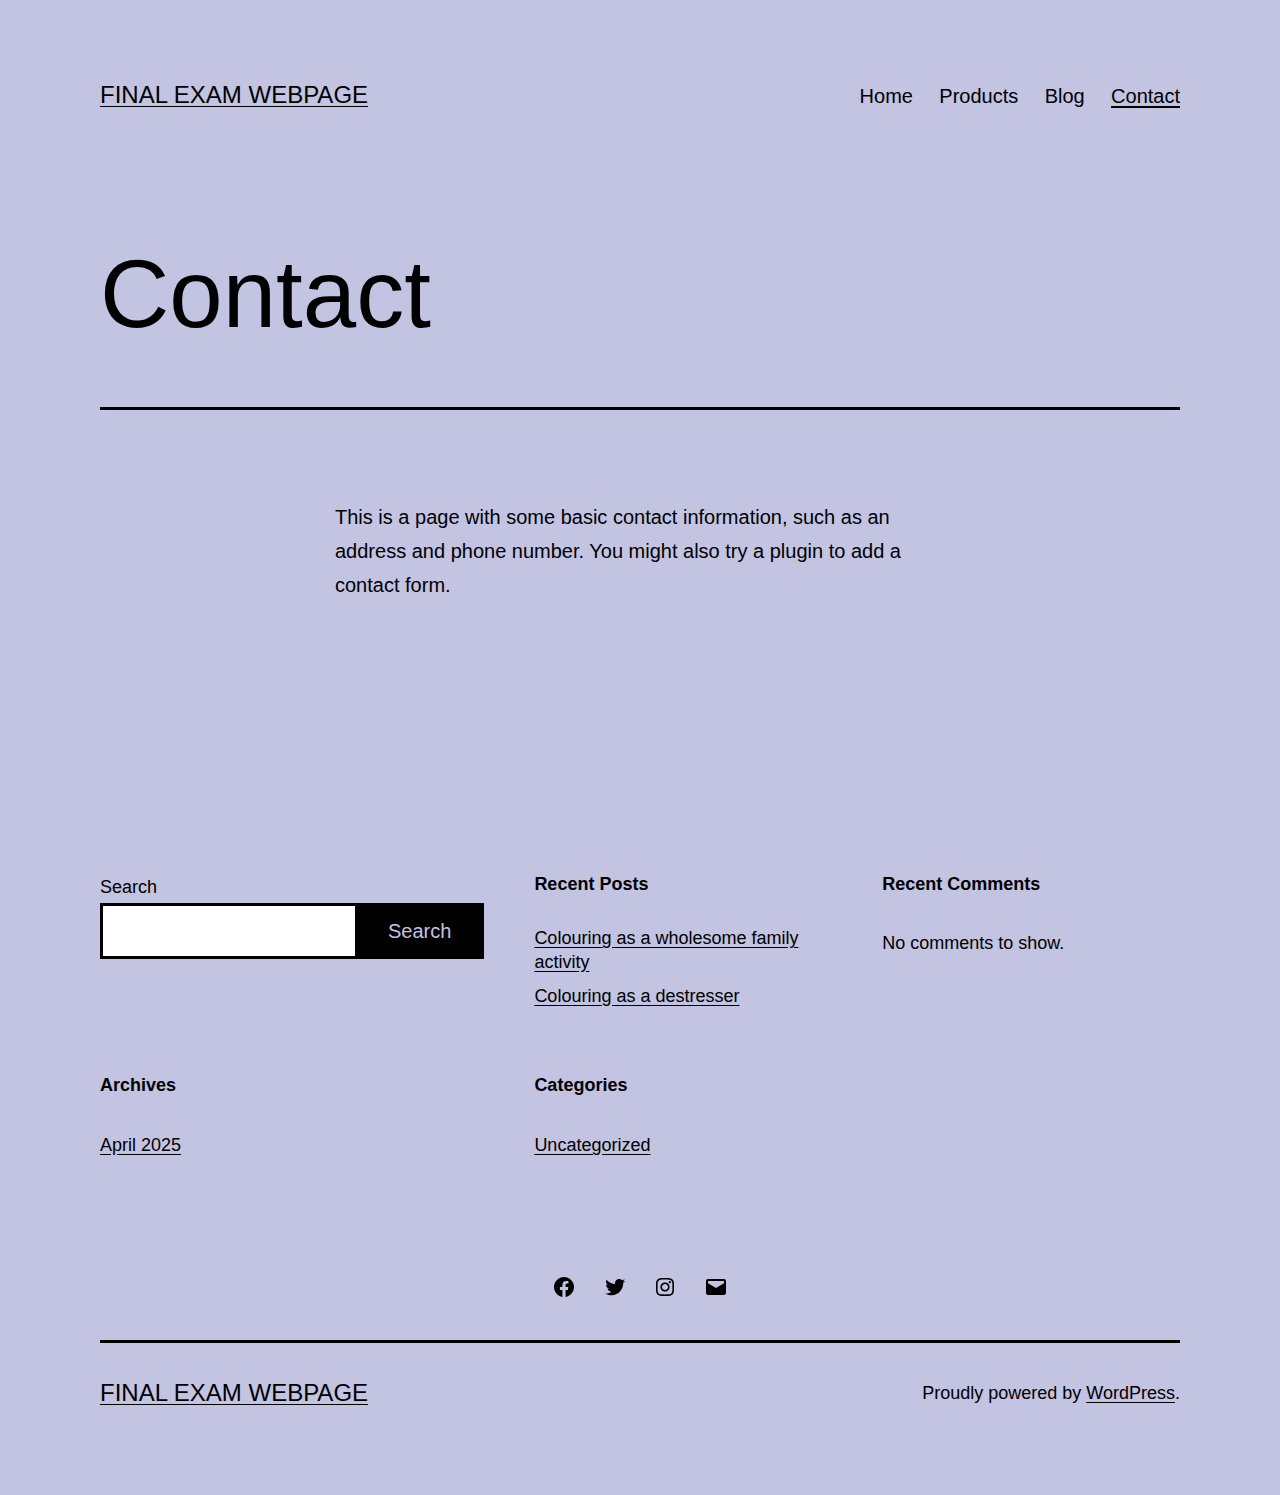
<file: contact/index.html>
<!doctype html>
<html lang="en-CA" >
<head>
	<meta charset="UTF-8" />
	<meta name="viewport" content="width=device-width, initial-scale=1.0" />
	<title>Contact &#8211; Final Exam Webpage</title>
<meta name='robots' content='max-image-preview:large' />
	<style>img:is([sizes="auto" i], [sizes^="auto," i]) { contain-intrinsic-size: 3000px 1500px }</style>
	<link rel='dns-prefetch' href='//localhost' />
<link rel="alternate" type="application/rss+xml" title="Final Exam Webpage &raquo; Feed" href="/feed/" />
<link rel="alternate" type="application/rss+xml" title="Final Exam Webpage &raquo; Comments Feed" href="/comments/feed/" />
<script>
window._wpemojiSettings = {"baseUrl":"https:\/\/s.w.org\/images\/core\/emoji\/15.1.0\/72x72\/","ext":".png","svgUrl":"https:\/\/s.w.org\/images\/core\/emoji\/15.1.0\/svg\/","svgExt":".svg","source":{"concatemoji":"/wp-includes\/js\/wp-emoji-release.min.js?ver=6.8"}};
/*! This file is auto-generated */
!function(i,n){var o,s,e;function c(e){try{var t={supportTests:e,timestamp:(new Date).valueOf()};sessionStorage.setItem(o,JSON.stringify(t))}catch(e){}}function p(e,t,n){e.clearRect(0,0,e.canvas.width,e.canvas.height),e.fillText(t,0,0);var t=new Uint32Array(e.getImageData(0,0,e.canvas.width,e.canvas.height).data),r=(e.clearRect(0,0,e.canvas.width,e.canvas.height),e.fillText(n,0,0),new Uint32Array(e.getImageData(0,0,e.canvas.width,e.canvas.height).data));return t.every(function(e,t){return e===r[t]})}function u(e,t,n){switch(t){case"flag":return n(e,"\ud83c\udff3\ufe0f\u200d\u26a7\ufe0f","\ud83c\udff3\ufe0f\u200b\u26a7\ufe0f")?!1:!n(e,"\ud83c\uddfa\ud83c\uddf3","\ud83c\uddfa\u200b\ud83c\uddf3")&&!n(e,"\ud83c\udff4\udb40\udc67\udb40\udc62\udb40\udc65\udb40\udc6e\udb40\udc67\udb40\udc7f","\ud83c\udff4\u200b\udb40\udc67\u200b\udb40\udc62\u200b\udb40\udc65\u200b\udb40\udc6e\u200b\udb40\udc67\u200b\udb40\udc7f");case"emoji":return!n(e,"\ud83d\udc26\u200d\ud83d\udd25","\ud83d\udc26\u200b\ud83d\udd25")}return!1}function f(e,t,n){var r="undefined"!=typeof WorkerGlobalScope&&self instanceof WorkerGlobalScope?new OffscreenCanvas(300,150):i.createElement("canvas"),a=r.getContext("2d",{willReadFrequently:!0}),o=(a.textBaseline="top",a.font="600 32px Arial",{});return e.forEach(function(e){o[e]=t(a,e,n)}),o}function t(e){var t=i.createElement("script");t.src=e,t.defer=!0,i.head.appendChild(t)}"undefined"!=typeof Promise&&(o="wpEmojiSettingsSupports",s=["flag","emoji"],n.supports={everything:!0,everythingExceptFlag:!0},e=new Promise(function(e){i.addEventListener("DOMContentLoaded",e,{once:!0})}),new Promise(function(t){var n=function(){try{var e=JSON.parse(sessionStorage.getItem(o));if("object"==typeof e&&"number"==typeof e.timestamp&&(new Date).valueOf()<e.timestamp+604800&&"object"==typeof e.supportTests)return e.supportTests}catch(e){}return null}();if(!n){if("undefined"!=typeof Worker&&"undefined"!=typeof OffscreenCanvas&&"undefined"!=typeof URL&&URL.createObjectURL&&"undefined"!=typeof Blob)try{var e="postMessage("+f.toString()+"("+[JSON.stringify(s),u.toString(),p.toString()].join(",")+"));",r=new Blob([e],{type:"text/javascript"}),a=new Worker(URL.createObjectURL(r),{name:"wpTestEmojiSupports"});return void(a.onmessage=function(e){c(n=e.data),a.terminate(),t(n)})}catch(e){}c(n=f(s,u,p))}t(n)}).then(function(e){for(var t in e)n.supports[t]=e[t],n.supports.everything=n.supports.everything&&n.supports[t],"flag"!==t&&(n.supports.everythingExceptFlag=n.supports.everythingExceptFlag&&n.supports[t]);n.supports.everythingExceptFlag=n.supports.everythingExceptFlag&&!n.supports.flag,n.DOMReady=!1,n.readyCallback=function(){n.DOMReady=!0}}).then(function(){return e}).then(function(){var e;n.supports.everything||(n.readyCallback(),(e=n.source||{}).concatemoji?t(e.concatemoji):e.wpemoji&&e.twemoji&&(t(e.twemoji),t(e.wpemoji)))}))}((window,document),window._wpemojiSettings);
</script>
<style id='wp-emoji-styles-inline-css'>

	img.wp-smiley, img.emoji {
		display: inline !important;
		border: none !important;
		box-shadow: none !important;
		height: 1em !important;
		width: 1em !important;
		margin: 0 0.07em !important;
		vertical-align: -0.1em !important;
		background: none !important;
		padding: 0 !important;
	}
</style>
<link rel='stylesheet' id='wp-block-library-css' href='/wp-includes/css/dist/block-library/style.min.css?ver=6.8' media='all' />
<style id='wp-block-library-theme-inline-css'>
.wp-block-audio :where(figcaption){color:#555;font-size:13px;text-align:center}.is-dark-theme .wp-block-audio :where(figcaption){color:#ffffffa6}.wp-block-audio{margin:0 0 1em}.wp-block-code{border:1px solid #ccc;border-radius:4px;font-family:Menlo,Consolas,monaco,monospace;padding:.8em 1em}.wp-block-embed :where(figcaption){color:#555;font-size:13px;text-align:center}.is-dark-theme .wp-block-embed :where(figcaption){color:#ffffffa6}.wp-block-embed{margin:0 0 1em}.blocks-gallery-caption{color:#555;font-size:13px;text-align:center}.is-dark-theme .blocks-gallery-caption{color:#ffffffa6}:root :where(.wp-block-image figcaption){color:#555;font-size:13px;text-align:center}.is-dark-theme :root :where(.wp-block-image figcaption){color:#ffffffa6}.wp-block-image{margin:0 0 1em}.wp-block-pullquote{border-bottom:4px solid;border-top:4px solid;color:currentColor;margin-bottom:1.75em}.wp-block-pullquote cite,.wp-block-pullquote footer,.wp-block-pullquote__citation{color:currentColor;font-size:.8125em;font-style:normal;text-transform:uppercase}.wp-block-quote{border-left:.25em solid;margin:0 0 1.75em;padding-left:1em}.wp-block-quote cite,.wp-block-quote footer{color:currentColor;font-size:.8125em;font-style:normal;position:relative}.wp-block-quote:where(.has-text-align-right){border-left:none;border-right:.25em solid;padding-left:0;padding-right:1em}.wp-block-quote:where(.has-text-align-center){border:none;padding-left:0}.wp-block-quote.is-large,.wp-block-quote.is-style-large,.wp-block-quote:where(.is-style-plain){border:none}.wp-block-search .wp-block-search__label{font-weight:700}.wp-block-search__button{border:1px solid #ccc;padding:.375em .625em}:where(.wp-block-group.has-background){padding:1.25em 2.375em}.wp-block-separator.has-css-opacity{opacity:.4}.wp-block-separator{border:none;border-bottom:2px solid;margin-left:auto;margin-right:auto}.wp-block-separator.has-alpha-channel-opacity{opacity:1}.wp-block-separator:not(.is-style-wide):not(.is-style-dots){width:100px}.wp-block-separator.has-background:not(.is-style-dots){border-bottom:none;height:1px}.wp-block-separator.has-background:not(.is-style-wide):not(.is-style-dots){height:2px}.wp-block-table{margin:0 0 1em}.wp-block-table td,.wp-block-table th{word-break:normal}.wp-block-table :where(figcaption){color:#555;font-size:13px;text-align:center}.is-dark-theme .wp-block-table :where(figcaption){color:#ffffffa6}.wp-block-video :where(figcaption){color:#555;font-size:13px;text-align:center}.is-dark-theme .wp-block-video :where(figcaption){color:#ffffffa6}.wp-block-video{margin:0 0 1em}:root :where(.wp-block-template-part.has-background){margin-bottom:0;margin-top:0;padding:1.25em 2.375em}
</style>
<style id='classic-theme-styles-inline-css'>
/*! This file is auto-generated */
.wp-block-button__link{color:#fff;background-color:#32373c;border-radius:9999px;box-shadow:none;text-decoration:none;padding:calc(.667em + 2px) calc(1.333em + 2px);font-size:1.125em}.wp-block-file__button{background:#32373c;color:#fff;text-decoration:none}
</style>
<link rel='stylesheet' id='twenty-twenty-one-custom-color-overrides-css' href='/wp-content/themes/twentytwentyone/assets/css/custom-color-overrides.css?ver=6.8' media='all' />
<style id='twenty-twenty-one-custom-color-overrides-inline-css'>
:root .editor-styles-wrapper{--global--color-background: #c3c3e2;--global--color-primary: #000;--global--color-secondary: #000;--button--color-background: #000;--button--color-text-hover: #000;}
</style>
<style id='global-styles-inline-css'>
:root{--wp--preset--aspect-ratio--square: 1;--wp--preset--aspect-ratio--4-3: 4/3;--wp--preset--aspect-ratio--3-4: 3/4;--wp--preset--aspect-ratio--3-2: 3/2;--wp--preset--aspect-ratio--2-3: 2/3;--wp--preset--aspect-ratio--16-9: 16/9;--wp--preset--aspect-ratio--9-16: 9/16;--wp--preset--color--black: #000000;--wp--preset--color--cyan-bluish-gray: #abb8c3;--wp--preset--color--white: #FFFFFF;--wp--preset--color--pale-pink: #f78da7;--wp--preset--color--vivid-red: #cf2e2e;--wp--preset--color--luminous-vivid-orange: #ff6900;--wp--preset--color--luminous-vivid-amber: #fcb900;--wp--preset--color--light-green-cyan: #7bdcb5;--wp--preset--color--vivid-green-cyan: #00d084;--wp--preset--color--pale-cyan-blue: #8ed1fc;--wp--preset--color--vivid-cyan-blue: #0693e3;--wp--preset--color--vivid-purple: #9b51e0;--wp--preset--color--dark-gray: #28303D;--wp--preset--color--gray: #39414D;--wp--preset--color--green: #D1E4DD;--wp--preset--color--blue: #D1DFE4;--wp--preset--color--purple: #D1D1E4;--wp--preset--color--red: #E4D1D1;--wp--preset--color--orange: #E4DAD1;--wp--preset--color--yellow: #EEEADD;--wp--preset--gradient--vivid-cyan-blue-to-vivid-purple: linear-gradient(135deg,rgba(6,147,227,1) 0%,rgb(155,81,224) 100%);--wp--preset--gradient--light-green-cyan-to-vivid-green-cyan: linear-gradient(135deg,rgb(122,220,180) 0%,rgb(0,208,130) 100%);--wp--preset--gradient--luminous-vivid-amber-to-luminous-vivid-orange: linear-gradient(135deg,rgba(252,185,0,1) 0%,rgba(255,105,0,1) 100%);--wp--preset--gradient--luminous-vivid-orange-to-vivid-red: linear-gradient(135deg,rgba(255,105,0,1) 0%,rgb(207,46,46) 100%);--wp--preset--gradient--very-light-gray-to-cyan-bluish-gray: linear-gradient(135deg,rgb(238,238,238) 0%,rgb(169,184,195) 100%);--wp--preset--gradient--cool-to-warm-spectrum: linear-gradient(135deg,rgb(74,234,220) 0%,rgb(151,120,209) 20%,rgb(207,42,186) 40%,rgb(238,44,130) 60%,rgb(251,105,98) 80%,rgb(254,248,76) 100%);--wp--preset--gradient--blush-light-purple: linear-gradient(135deg,rgb(255,206,236) 0%,rgb(152,150,240) 100%);--wp--preset--gradient--blush-bordeaux: linear-gradient(135deg,rgb(254,205,165) 0%,rgb(254,45,45) 50%,rgb(107,0,62) 100%);--wp--preset--gradient--luminous-dusk: linear-gradient(135deg,rgb(255,203,112) 0%,rgb(199,81,192) 50%,rgb(65,88,208) 100%);--wp--preset--gradient--pale-ocean: linear-gradient(135deg,rgb(255,245,203) 0%,rgb(182,227,212) 50%,rgb(51,167,181) 100%);--wp--preset--gradient--electric-grass: linear-gradient(135deg,rgb(202,248,128) 0%,rgb(113,206,126) 100%);--wp--preset--gradient--midnight: linear-gradient(135deg,rgb(2,3,129) 0%,rgb(40,116,252) 100%);--wp--preset--gradient--purple-to-yellow: linear-gradient(160deg, #D1D1E4 0%, #EEEADD 100%);--wp--preset--gradient--yellow-to-purple: linear-gradient(160deg, #EEEADD 0%, #D1D1E4 100%);--wp--preset--gradient--green-to-yellow: linear-gradient(160deg, #D1E4DD 0%, #EEEADD 100%);--wp--preset--gradient--yellow-to-green: linear-gradient(160deg, #EEEADD 0%, #D1E4DD 100%);--wp--preset--gradient--red-to-yellow: linear-gradient(160deg, #E4D1D1 0%, #EEEADD 100%);--wp--preset--gradient--yellow-to-red: linear-gradient(160deg, #EEEADD 0%, #E4D1D1 100%);--wp--preset--gradient--purple-to-red: linear-gradient(160deg, #D1D1E4 0%, #E4D1D1 100%);--wp--preset--gradient--red-to-purple: linear-gradient(160deg, #E4D1D1 0%, #D1D1E4 100%);--wp--preset--font-size--small: 18px;--wp--preset--font-size--medium: 20px;--wp--preset--font-size--large: 24px;--wp--preset--font-size--x-large: 42px;--wp--preset--font-size--extra-small: 16px;--wp--preset--font-size--normal: 20px;--wp--preset--font-size--extra-large: 40px;--wp--preset--font-size--huge: 96px;--wp--preset--font-size--gigantic: 144px;--wp--preset--spacing--20: 0.44rem;--wp--preset--spacing--30: 0.67rem;--wp--preset--spacing--40: 1rem;--wp--preset--spacing--50: 1.5rem;--wp--preset--spacing--60: 2.25rem;--wp--preset--spacing--70: 3.38rem;--wp--preset--spacing--80: 5.06rem;--wp--preset--shadow--natural: 6px 6px 9px rgba(0, 0, 0, 0.2);--wp--preset--shadow--deep: 12px 12px 50px rgba(0, 0, 0, 0.4);--wp--preset--shadow--sharp: 6px 6px 0px rgba(0, 0, 0, 0.2);--wp--preset--shadow--outlined: 6px 6px 0px -3px rgba(255, 255, 255, 1), 6px 6px rgba(0, 0, 0, 1);--wp--preset--shadow--crisp: 6px 6px 0px rgba(0, 0, 0, 1);}:where(.is-layout-flex){gap: 0.5em;}:where(.is-layout-grid){gap: 0.5em;}body .is-layout-flex{display: flex;}.is-layout-flex{flex-wrap: wrap;align-items: center;}.is-layout-flex > :is(*, div){margin: 0;}body .is-layout-grid{display: grid;}.is-layout-grid > :is(*, div){margin: 0;}:where(.wp-block-columns.is-layout-flex){gap: 2em;}:where(.wp-block-columns.is-layout-grid){gap: 2em;}:where(.wp-block-post-template.is-layout-flex){gap: 1.25em;}:where(.wp-block-post-template.is-layout-grid){gap: 1.25em;}.has-black-color{color: var(--wp--preset--color--black) !important;}.has-cyan-bluish-gray-color{color: var(--wp--preset--color--cyan-bluish-gray) !important;}.has-white-color{color: var(--wp--preset--color--white) !important;}.has-pale-pink-color{color: var(--wp--preset--color--pale-pink) !important;}.has-vivid-red-color{color: var(--wp--preset--color--vivid-red) !important;}.has-luminous-vivid-orange-color{color: var(--wp--preset--color--luminous-vivid-orange) !important;}.has-luminous-vivid-amber-color{color: var(--wp--preset--color--luminous-vivid-amber) !important;}.has-light-green-cyan-color{color: var(--wp--preset--color--light-green-cyan) !important;}.has-vivid-green-cyan-color{color: var(--wp--preset--color--vivid-green-cyan) !important;}.has-pale-cyan-blue-color{color: var(--wp--preset--color--pale-cyan-blue) !important;}.has-vivid-cyan-blue-color{color: var(--wp--preset--color--vivid-cyan-blue) !important;}.has-vivid-purple-color{color: var(--wp--preset--color--vivid-purple) !important;}.has-black-background-color{background-color: var(--wp--preset--color--black) !important;}.has-cyan-bluish-gray-background-color{background-color: var(--wp--preset--color--cyan-bluish-gray) !important;}.has-white-background-color{background-color: var(--wp--preset--color--white) !important;}.has-pale-pink-background-color{background-color: var(--wp--preset--color--pale-pink) !important;}.has-vivid-red-background-color{background-color: var(--wp--preset--color--vivid-red) !important;}.has-luminous-vivid-orange-background-color{background-color: var(--wp--preset--color--luminous-vivid-orange) !important;}.has-luminous-vivid-amber-background-color{background-color: var(--wp--preset--color--luminous-vivid-amber) !important;}.has-light-green-cyan-background-color{background-color: var(--wp--preset--color--light-green-cyan) !important;}.has-vivid-green-cyan-background-color{background-color: var(--wp--preset--color--vivid-green-cyan) !important;}.has-pale-cyan-blue-background-color{background-color: var(--wp--preset--color--pale-cyan-blue) !important;}.has-vivid-cyan-blue-background-color{background-color: var(--wp--preset--color--vivid-cyan-blue) !important;}.has-vivid-purple-background-color{background-color: var(--wp--preset--color--vivid-purple) !important;}.has-black-border-color{border-color: var(--wp--preset--color--black) !important;}.has-cyan-bluish-gray-border-color{border-color: var(--wp--preset--color--cyan-bluish-gray) !important;}.has-white-border-color{border-color: var(--wp--preset--color--white) !important;}.has-pale-pink-border-color{border-color: var(--wp--preset--color--pale-pink) !important;}.has-vivid-red-border-color{border-color: var(--wp--preset--color--vivid-red) !important;}.has-luminous-vivid-orange-border-color{border-color: var(--wp--preset--color--luminous-vivid-orange) !important;}.has-luminous-vivid-amber-border-color{border-color: var(--wp--preset--color--luminous-vivid-amber) !important;}.has-light-green-cyan-border-color{border-color: var(--wp--preset--color--light-green-cyan) !important;}.has-vivid-green-cyan-border-color{border-color: var(--wp--preset--color--vivid-green-cyan) !important;}.has-pale-cyan-blue-border-color{border-color: var(--wp--preset--color--pale-cyan-blue) !important;}.has-vivid-cyan-blue-border-color{border-color: var(--wp--preset--color--vivid-cyan-blue) !important;}.has-vivid-purple-border-color{border-color: var(--wp--preset--color--vivid-purple) !important;}.has-vivid-cyan-blue-to-vivid-purple-gradient-background{background: var(--wp--preset--gradient--vivid-cyan-blue-to-vivid-purple) !important;}.has-light-green-cyan-to-vivid-green-cyan-gradient-background{background: var(--wp--preset--gradient--light-green-cyan-to-vivid-green-cyan) !important;}.has-luminous-vivid-amber-to-luminous-vivid-orange-gradient-background{background: var(--wp--preset--gradient--luminous-vivid-amber-to-luminous-vivid-orange) !important;}.has-luminous-vivid-orange-to-vivid-red-gradient-background{background: var(--wp--preset--gradient--luminous-vivid-orange-to-vivid-red) !important;}.has-very-light-gray-to-cyan-bluish-gray-gradient-background{background: var(--wp--preset--gradient--very-light-gray-to-cyan-bluish-gray) !important;}.has-cool-to-warm-spectrum-gradient-background{background: var(--wp--preset--gradient--cool-to-warm-spectrum) !important;}.has-blush-light-purple-gradient-background{background: var(--wp--preset--gradient--blush-light-purple) !important;}.has-blush-bordeaux-gradient-background{background: var(--wp--preset--gradient--blush-bordeaux) !important;}.has-luminous-dusk-gradient-background{background: var(--wp--preset--gradient--luminous-dusk) !important;}.has-pale-ocean-gradient-background{background: var(--wp--preset--gradient--pale-ocean) !important;}.has-electric-grass-gradient-background{background: var(--wp--preset--gradient--electric-grass) !important;}.has-midnight-gradient-background{background: var(--wp--preset--gradient--midnight) !important;}.has-small-font-size{font-size: var(--wp--preset--font-size--small) !important;}.has-medium-font-size{font-size: var(--wp--preset--font-size--medium) !important;}.has-large-font-size{font-size: var(--wp--preset--font-size--large) !important;}.has-x-large-font-size{font-size: var(--wp--preset--font-size--x-large) !important;}
:where(.wp-block-post-template.is-layout-flex){gap: 1.25em;}:where(.wp-block-post-template.is-layout-grid){gap: 1.25em;}
:where(.wp-block-columns.is-layout-flex){gap: 2em;}:where(.wp-block-columns.is-layout-grid){gap: 2em;}
:root :where(.wp-block-pullquote){font-size: 1.5em;line-height: 1.6;}
</style>
<link rel='stylesheet' id='parent-style-css' href='/wp-content/themes/twentytwentyone/style.css?ver=6.8' media='all' />
<link rel='stylesheet' id='child-style-css' href='/wp-content/themes/blue2/style.css?ver=6.8' media='all' />
<link rel='stylesheet' id='twenty-twenty-one-style-css' href='/wp-content/themes/twentytwentyone/style.css?ver=6.8' media='all' />
<style id='twenty-twenty-one-style-inline-css'>
:root{--global--color-background: #c3c3e2;--global--color-primary: #000;--global--color-secondary: #000;--button--color-background: #000;--button--color-text-hover: #000;}
</style>
<link rel='stylesheet' id='twenty-twenty-one-print-style-css' href='/wp-content/themes/twentytwentyone/assets/css/print.css?ver=6.8' media='print' />
<script src="/wp-content/themes/blue2/customElements.js?ver=6.8" id="custom_javascript-js"></script>
<script id="twenty-twenty-one-ie11-polyfills-js-after">
( Element.prototype.matches && Element.prototype.closest && window.NodeList && NodeList.prototype.forEach ) || document.write( '<script src="/wp-content/themes/twentytwentyone/assets/js/polyfills.js"></scr' + 'ipt>' );
</script>
<script src="/wp-content/themes/twentytwentyone/assets/js/primary-navigation.js?ver=6.8" id="twenty-twenty-one-primary-navigation-script-js" defer data-wp-strategy="defer"></script>
<link rel="https://api.w.org/" href="/wp-json/" /><link rel="alternate" title="JSON" type="application/json" href="/wp-json/wp/v2/pages/13" /><link rel="EditURI" type="application/rsd+xml" title="RSD" href="/xmlrpc.php?rsd" />
<meta name="generator" content="WordPress 6.8" />
<link rel="canonical" href="/contact/" />
<link rel='shortlink' href='/?p=13' />
<link rel="alternate" title="oEmbed (JSON)" type="application/json+oembed" href="/wp-json/oembed/1.0/embed?url=http%3A%2F%2Flocalhost%3A8000%2Fcontact%2F" />
<link rel="alternate" title="oEmbed (XML)" type="text/xml+oembed" href="/wp-json/oembed/1.0/embed?url=http%3A%2F%2Flocalhost%3A8000%2Fcontact%2F&#038;format=xml" />
<style id="custom-background-css">
body.custom-background { background-color: #c3c3e2; }
</style>
	</head>

<body class="wp-singular page-template-default page page-id-13 custom-background wp-embed-responsive wp-theme-twentytwentyone wp-child-theme-blue2 is-light-theme no-js singular has-main-navigation">
<div id="page" class="site">
	<a class="skip-link screen-reader-text" href="#content">
		Skip to content	</a>

	
<header id="masthead" class="site-header has-title-and-tagline has-menu">

	

<div class="site-branding">

	
						<p class="site-title"><a href="/" rel="home">Final Exam Webpage</a></p>
			
	</div><!-- .site-branding -->
	
	<nav id="site-navigation" class="primary-navigation" aria-label="Primary menu">
		<div class="menu-button-container">
			<button id="primary-mobile-menu" class="button" aria-controls="primary-menu-list" aria-expanded="false">
				<span class="dropdown-icon open">Menu					<svg class="svg-icon" width="24" height="24" aria-hidden="true" role="img" focusable="false" viewBox="0 0 24 24" fill="none" xmlns="https://www.w3.org/2000/svg"><path fill-rule="evenodd" clip-rule="evenodd" d="M4.5 6H19.5V7.5H4.5V6ZM4.5 12H19.5V13.5H4.5V12ZM19.5 18H4.5V19.5H19.5V18Z" fill="currentColor"/></svg>				</span>
				<span class="dropdown-icon close">Close					<svg class="svg-icon" width="24" height="24" aria-hidden="true" role="img" focusable="false" viewBox="0 0 24 24" fill="none" xmlns="https://www.w3.org/2000/svg"><path fill-rule="evenodd" clip-rule="evenodd" d="M12 10.9394L5.53033 4.46973L4.46967 5.53039L10.9393 12.0001L4.46967 18.4697L5.53033 19.5304L12 13.0607L18.4697 19.5304L19.5303 18.4697L13.0607 12.0001L19.5303 5.53039L18.4697 4.46973L12 10.9394Z" fill="currentColor"/></svg>				</span>
			</button><!-- #primary-mobile-menu -->
		</div><!-- .menu-button-container -->
		<div class="primary-menu-container"><ul id="primary-menu-list" class="menu-wrapper"><li id="menu-item-20" class="menu-item menu-item-type-custom menu-item-object-custom menu-item-20"><a href="/">Home</a></li>
<li id="menu-item-21" class="menu-item menu-item-type-post_type menu-item-object-page menu-item-21"><a href="/about/">Products</a></li>
<li id="menu-item-22" class="menu-item menu-item-type-post_type menu-item-object-page menu-item-22"><a href="/blog/">Blog</a></li>
<li id="menu-item-23" class="menu-item menu-item-type-post_type menu-item-object-page current-menu-item page_item page-item-13 current_page_item menu-item-23"><a href="/contact/" aria-current="page">Contact</a></li>
</ul></div>	</nav><!-- #site-navigation -->
	
</header><!-- #masthead -->

	<div id="content" class="site-content">
		<div id="primary" class="content-area">
			<main id="main" class="site-main">

<article id="post-13" class="post-13 page type-page status-publish hentry entry">

			<header class="entry-header alignwide">
			<h1 class="entry-title">Contact</h1>					</header><!-- .entry-header -->
	
	<div class="entry-content">
		
<p>This is a page with some basic contact information, such as an address and phone number. You might also try a plugin to add a contact form.</p>
	</div><!-- .entry-content -->

	</article><!-- #post-13 -->
			</main><!-- #main -->
		</div><!-- #primary -->
	</div><!-- #content -->

	
	<aside class="widget-area">
		<section id="block-2" class="widget widget_block widget_search"><form role="search" method="get" action="/" class="wp-block-search__button-outside wp-block-search__text-button wp-block-search"    ><label class="wp-block-search__label" for="wp-block-search__input-1" >Search</label><div class="wp-block-search__inside-wrapper " ><input class="wp-block-search__input" id="wp-block-search__input-1" placeholder="" value="" type="search" name="s" required /><button aria-label="Search" class="wp-block-search__button wp-element-button" type="submit" >Search</button></div></form></section><section id="block-3" class="widget widget_block"><div class="wp-block-group"><div class="wp-block-group__inner-container is-layout-flow wp-block-group-is-layout-flow"><h2 class="wp-block-heading">Recent Posts</h2><ul class="wp-block-latest-posts__list wp-block-latest-posts"><li><a class="wp-block-latest-posts__post-title" href="/colouring-as-a-wholesome-family-activity/">Colouring as a wholesome family activity</a></li>
<li><a class="wp-block-latest-posts__post-title" href="/colouring-as-a-destresser/">Colouring as a destresser</a></li>
</ul></div></div></section><section id="block-4" class="widget widget_block"><div class="wp-block-group"><div class="wp-block-group__inner-container is-layout-flow wp-block-group-is-layout-flow"><h2 class="wp-block-heading">Recent Comments</h2><div class="no-comments wp-block-latest-comments">No comments to show.</div></div></div></section><section id="block-5" class="widget widget_block"><div class="wp-block-group"><div class="wp-block-group__inner-container is-layout-flow wp-block-group-is-layout-flow"><h2 class="wp-block-heading">Archives</h2><ul class="wp-block-archives-list wp-block-archives">	<li><a href='/2025/04/'>April 2025</a></li>
</ul></div></div></section><section id="block-6" class="widget widget_block"><div class="wp-block-group"><div class="wp-block-group__inner-container is-layout-flow wp-block-group-is-layout-flow"><h2 class="wp-block-heading">Categories</h2><ul class="wp-block-categories-list wp-block-categories">	<li class="cat-item cat-item-1"><a href="/category/uncategorized/">Uncategorized</a>
</li>
</ul></div></div></section>	</aside><!-- .widget-area -->

	
	<footer id="colophon" class="site-footer">

					<nav aria-label="Secondary menu" class="footer-navigation">
				<ul class="footer-navigation-wrapper">
					<li id="menu-item-24" class="menu-item menu-item-type-custom menu-item-object-custom menu-item-24"><a href="https://www.facebook.com/wordpress"><svg class="svg-icon" width="24" height="24" aria-hidden="true" role="img" focusable="false" viewBox="0 0 24 24" version="1.1" xmlns="https://www.w3.org/2000/svg"><path d="M12 2C6.5 2 2 6.5 2 12c0 5 3.7 9.1 8.4 9.9v-7H7.9V12h2.5V9.8c0-2.5 1.5-3.9 3.8-3.9 1.1 0 2.2.2 2.2.2v2.5h-1.3c-1.2 0-1.6.8-1.6 1.6V12h2.8l-.4 2.9h-2.3v7C18.3 21.1 22 17 22 12c0-5.5-4.5-10-10-10z"></path></svg><span class="screen-reader-text">Facebook</span></a></li>
<li id="menu-item-25" class="menu-item menu-item-type-custom menu-item-object-custom menu-item-25"><a href="https://twitter.com/wordpress"><svg class="svg-icon" width="24" height="24" aria-hidden="true" role="img" focusable="false" viewBox="0 0 24 24" version="1.1" xmlns="https://www.w3.org/2000/svg"><path d="M22.23,5.924c-0.736,0.326-1.527,0.547-2.357,0.646c0.847-0.508,1.498-1.312,1.804-2.27 c-0.793,0.47-1.671,0.812-2.606,0.996C18.324,4.498,17.257,4,16.077,4c-2.266,0-4.103,1.837-4.103,4.103 c0,0.322,0.036,0.635,0.106,0.935C8.67,8.867,5.647,7.234,3.623,4.751C3.27,5.357,3.067,6.062,3.067,6.814 c0,1.424,0.724,2.679,1.825,3.415c-0.673-0.021-1.305-0.206-1.859-0.513c0,0.017,0,0.034,0,0.052c0,1.988,1.414,3.647,3.292,4.023 c-0.344,0.094-0.707,0.144-1.081,0.144c-0.264,0-0.521-0.026-0.772-0.074c0.522,1.63,2.038,2.816,3.833,2.85 c-1.404,1.1-3.174,1.756-5.096,1.756c-0.331,0-0.658-0.019-0.979-0.057c1.816,1.164,3.973,1.843,6.29,1.843 c7.547,0,11.675-6.252,11.675-11.675c0-0.178-0.004-0.355-0.012-0.531C20.985,7.47,21.68,6.747,22.23,5.924z"></path></svg><span class="screen-reader-text">Twitter</span></a></li>
<li id="menu-item-26" class="menu-item menu-item-type-custom menu-item-object-custom menu-item-26"><a href="https://www.instagram.com/explore/tags/wordcamp/"><svg class="svg-icon" width="24" height="24" aria-hidden="true" role="img" focusable="false" viewBox="0 0 24 24" version="1.1" xmlns="https://www.w3.org/2000/svg"><path d="M12,4.622c2.403,0,2.688,0.009,3.637,0.052c0.877,0.04,1.354,0.187,1.671,0.31c0.42,0.163,0.72,0.358,1.035,0.673 c0.315,0.315,0.51,0.615,0.673,1.035c0.123,0.317,0.27,0.794,0.31,1.671c0.043,0.949,0.052,1.234,0.052,3.637 s-0.009,2.688-0.052,3.637c-0.04,0.877-0.187,1.354-0.31,1.671c-0.163,0.42-0.358,0.72-0.673,1.035 c-0.315,0.315-0.615,0.51-1.035,0.673c-0.317,0.123-0.794,0.27-1.671,0.31c-0.949,0.043-1.233,0.052-3.637,0.052 s-2.688-0.009-3.637-0.052c-0.877-0.04-1.354-0.187-1.671-0.31c-0.42-0.163-0.72-0.358-1.035-0.673 c-0.315-0.315-0.51-0.615-0.673-1.035c-0.123-0.317-0.27-0.794-0.31-1.671C4.631,14.688,4.622,14.403,4.622,12 s0.009-2.688,0.052-3.637c0.04-0.877,0.187-1.354,0.31-1.671c0.163-0.42,0.358-0.72,0.673-1.035 c0.315-0.315,0.615-0.51,1.035-0.673c0.317-0.123,0.794-0.27,1.671-0.31C9.312,4.631,9.597,4.622,12,4.622 M12,3 C9.556,3,9.249,3.01,8.289,3.054C7.331,3.098,6.677,3.25,6.105,3.472C5.513,3.702,5.011,4.01,4.511,4.511 c-0.5,0.5-0.808,1.002-1.038,1.594C3.25,6.677,3.098,7.331,3.054,8.289C3.01,9.249,3,9.556,3,12c0,2.444,0.01,2.751,0.054,3.711 c0.044,0.958,0.196,1.612,0.418,2.185c0.23,0.592,0.538,1.094,1.038,1.594c0.5,0.5,1.002,0.808,1.594,1.038 c0.572,0.222,1.227,0.375,2.185,0.418C9.249,20.99,9.556,21,12,21s2.751-0.01,3.711-0.054c0.958-0.044,1.612-0.196,2.185-0.418 c0.592-0.23,1.094-0.538,1.594-1.038c0.5-0.5,0.808-1.002,1.038-1.594c0.222-0.572,0.375-1.227,0.418-2.185 C20.99,14.751,21,14.444,21,12s-0.01-2.751-0.054-3.711c-0.044-0.958-0.196-1.612-0.418-2.185c-0.23-0.592-0.538-1.094-1.038-1.594 c-0.5-0.5-1.002-0.808-1.594-1.038c-0.572-0.222-1.227-0.375-2.185-0.418C14.751,3.01,14.444,3,12,3L12,3z M12,7.378 c-2.552,0-4.622,2.069-4.622,4.622S9.448,16.622,12,16.622s4.622-2.069,4.622-4.622S14.552,7.378,12,7.378z M12,15 c-1.657,0-3-1.343-3-3s1.343-3,3-3s3,1.343,3,3S13.657,15,12,15z M16.804,6.116c-0.596,0-1.08,0.484-1.08,1.08 s0.484,1.08,1.08,1.08c0.596,0,1.08-0.484,1.08-1.08S17.401,6.116,16.804,6.116z"></path></svg><span class="screen-reader-text">Instagram</span></a></li>
<li id="menu-item-27" class="menu-item menu-item-type-custom menu-item-object-custom menu-item-27"><a href="mailto:wordpress@example.com"><svg class="svg-icon" width="24" height="24" aria-hidden="true" role="img" focusable="false" viewBox="0 0 24 24" version="1.1" xmlns="https://www.w3.org/2000/svg"><path d="M20,4H4C2.895,4,2,4.895,2,6v12c0,1.105,0.895,2,2,2h16c1.105,0,2-0.895,2-2V6C22,4.895,21.105,4,20,4z M20,8.236l-8,4.882 L4,8.236V6h16V8.236z"></path></svg><span class="screen-reader-text">Email</span></a></li>
				</ul><!-- .footer-navigation-wrapper -->
			</nav><!-- .footer-navigation -->
				<div class="site-info">
			<div class="site-name">
																						<a href="/">Final Exam Webpage</a>
																		</div><!-- .site-name -->

			
			<div class="powered-by">
				Proudly powered by <a href="https://wordpress.org/">WordPress</a>.			</div><!-- .powered-by -->

		</div><!-- .site-info -->
	</footer><!-- #colophon -->

</div><!-- #page -->

<script type="speculationrules">
{"prefetch":[{"source":"document","where":{"and":[{"href_matches":"\/*"},{"not":{"href_matches":["\/wp-*.php","\/wp-admin\/*","\/wp-content\/uploads\/*","\/wp-content\/*","\/wp-content\/plugins\/*","\/wp-content\/themes\/blue2\/*","\/wp-content\/themes\/twentytwentyone\/*","\/*\\?(.+)"]}},{"not":{"selector_matches":"a[rel~=\"nofollow\"]"}},{"not":{"selector_matches":".no-prefetch, .no-prefetch a"}}]},"eagerness":"conservative"}]}
</script>
<script>document.body.classList.remove("no-js");</script>	<script>
	if ( -1 !== navigator.userAgent.indexOf( 'MSIE' ) || -1 !== navigator.appVersion.indexOf( 'Trident/' ) ) {
		document.body.classList.add( 'is-IE' );
	}
	</script>
	<script src="/wp-content/themes/twentytwentyone/assets/js/responsive-embeds.js?ver=6.8" id="twenty-twenty-one-responsive-embeds-script-js"></script>

</body>
</html>
</file>
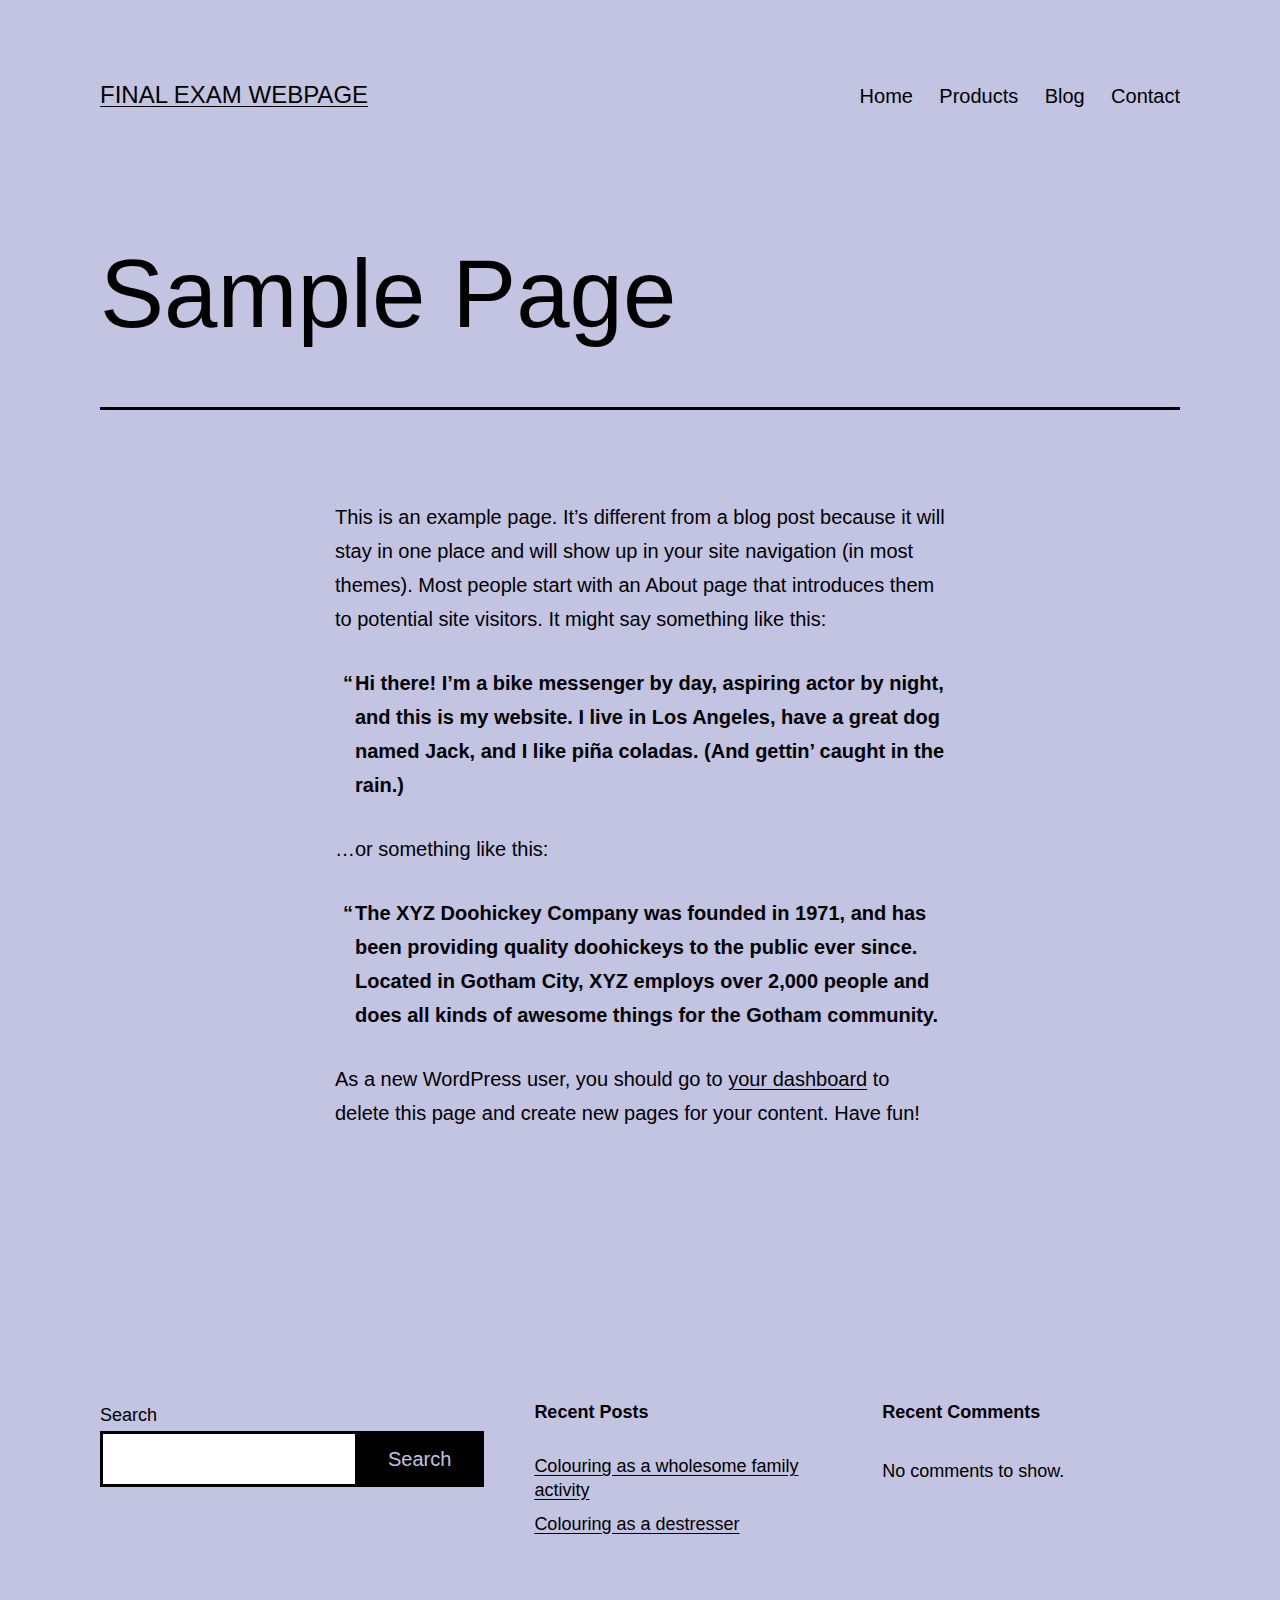
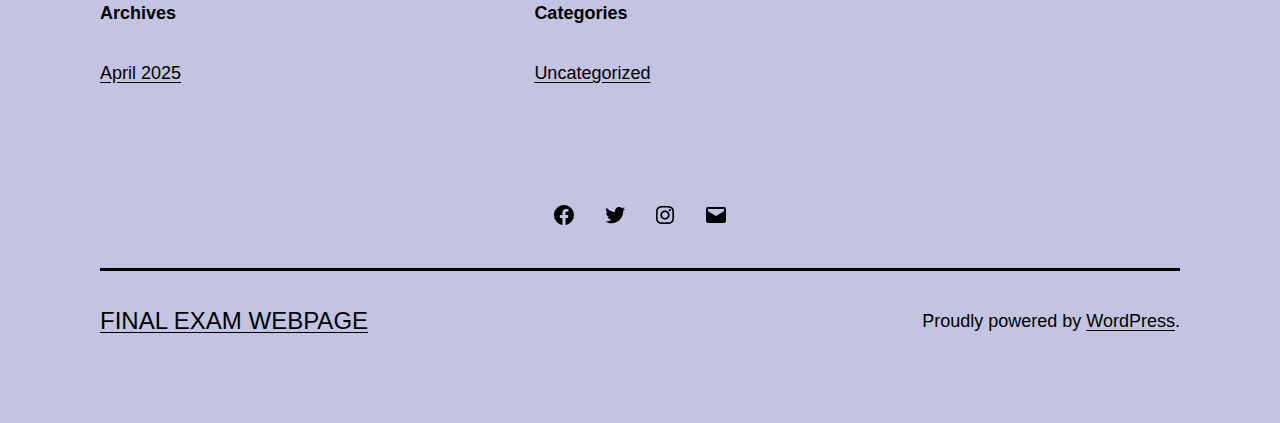
<file: sample-page/index.html>
<!doctype html>
<html lang="en-CA" >
<head>
	<meta charset="UTF-8" />
	<meta name="viewport" content="width=device-width, initial-scale=1.0" />
	<title>Sample Page &#8211; Final Exam Webpage</title>
<meta name='robots' content='max-image-preview:large' />
	<style>img:is([sizes="auto" i], [sizes^="auto," i]) { contain-intrinsic-size: 3000px 1500px }</style>
	<link rel='dns-prefetch' href='//localhost' />
<link rel="alternate" type="application/rss+xml" title="Final Exam Webpage &raquo; Feed" href="/feed/" />
<link rel="alternate" type="application/rss+xml" title="Final Exam Webpage &raquo; Comments Feed" href="/comments/feed/" />
<link rel="alternate" type="application/rss+xml" title="Final Exam Webpage &raquo; Sample Page Comments Feed" href="/sample-page/feed/" />
<script>
window._wpemojiSettings = {"baseUrl":"https:\/\/s.w.org\/images\/core\/emoji\/15.1.0\/72x72\/","ext":".png","svgUrl":"https:\/\/s.w.org\/images\/core\/emoji\/15.1.0\/svg\/","svgExt":".svg","source":{"concatemoji":"/wp-includes\/js\/wp-emoji-release.min.js?ver=6.8"}};
/*! This file is auto-generated */
!function(i,n){var o,s,e;function c(e){try{var t={supportTests:e,timestamp:(new Date).valueOf()};sessionStorage.setItem(o,JSON.stringify(t))}catch(e){}}function p(e,t,n){e.clearRect(0,0,e.canvas.width,e.canvas.height),e.fillText(t,0,0);var t=new Uint32Array(e.getImageData(0,0,e.canvas.width,e.canvas.height).data),r=(e.clearRect(0,0,e.canvas.width,e.canvas.height),e.fillText(n,0,0),new Uint32Array(e.getImageData(0,0,e.canvas.width,e.canvas.height).data));return t.every(function(e,t){return e===r[t]})}function u(e,t,n){switch(t){case"flag":return n(e,"\ud83c\udff3\ufe0f\u200d\u26a7\ufe0f","\ud83c\udff3\ufe0f\u200b\u26a7\ufe0f")?!1:!n(e,"\ud83c\uddfa\ud83c\uddf3","\ud83c\uddfa\u200b\ud83c\uddf3")&&!n(e,"\ud83c\udff4\udb40\udc67\udb40\udc62\udb40\udc65\udb40\udc6e\udb40\udc67\udb40\udc7f","\ud83c\udff4\u200b\udb40\udc67\u200b\udb40\udc62\u200b\udb40\udc65\u200b\udb40\udc6e\u200b\udb40\udc67\u200b\udb40\udc7f");case"emoji":return!n(e,"\ud83d\udc26\u200d\ud83d\udd25","\ud83d\udc26\u200b\ud83d\udd25")}return!1}function f(e,t,n){var r="undefined"!=typeof WorkerGlobalScope&&self instanceof WorkerGlobalScope?new OffscreenCanvas(300,150):i.createElement("canvas"),a=r.getContext("2d",{willReadFrequently:!0}),o=(a.textBaseline="top",a.font="600 32px Arial",{});return e.forEach(function(e){o[e]=t(a,e,n)}),o}function t(e){var t=i.createElement("script");t.src=e,t.defer=!0,i.head.appendChild(t)}"undefined"!=typeof Promise&&(o="wpEmojiSettingsSupports",s=["flag","emoji"],n.supports={everything:!0,everythingExceptFlag:!0},e=new Promise(function(e){i.addEventListener("DOMContentLoaded",e,{once:!0})}),new Promise(function(t){var n=function(){try{var e=JSON.parse(sessionStorage.getItem(o));if("object"==typeof e&&"number"==typeof e.timestamp&&(new Date).valueOf()<e.timestamp+604800&&"object"==typeof e.supportTests)return e.supportTests}catch(e){}return null}();if(!n){if("undefined"!=typeof Worker&&"undefined"!=typeof OffscreenCanvas&&"undefined"!=typeof URL&&URL.createObjectURL&&"undefined"!=typeof Blob)try{var e="postMessage("+f.toString()+"("+[JSON.stringify(s),u.toString(),p.toString()].join(",")+"));",r=new Blob([e],{type:"text/javascript"}),a=new Worker(URL.createObjectURL(r),{name:"wpTestEmojiSupports"});return void(a.onmessage=function(e){c(n=e.data),a.terminate(),t(n)})}catch(e){}c(n=f(s,u,p))}t(n)}).then(function(e){for(var t in e)n.supports[t]=e[t],n.supports.everything=n.supports.everything&&n.supports[t],"flag"!==t&&(n.supports.everythingExceptFlag=n.supports.everythingExceptFlag&&n.supports[t]);n.supports.everythingExceptFlag=n.supports.everythingExceptFlag&&!n.supports.flag,n.DOMReady=!1,n.readyCallback=function(){n.DOMReady=!0}}).then(function(){return e}).then(function(){var e;n.supports.everything||(n.readyCallback(),(e=n.source||{}).concatemoji?t(e.concatemoji):e.wpemoji&&e.twemoji&&(t(e.twemoji),t(e.wpemoji)))}))}((window,document),window._wpemojiSettings);
</script>
<style id='wp-emoji-styles-inline-css'>

	img.wp-smiley, img.emoji {
		display: inline !important;
		border: none !important;
		box-shadow: none !important;
		height: 1em !important;
		width: 1em !important;
		margin: 0 0.07em !important;
		vertical-align: -0.1em !important;
		background: none !important;
		padding: 0 !important;
	}
</style>
<link rel='stylesheet' id='wp-block-library-css' href='/wp-includes/css/dist/block-library/style.min.css?ver=6.8' media='all' />
<style id='wp-block-library-theme-inline-css'>
.wp-block-audio :where(figcaption){color:#555;font-size:13px;text-align:center}.is-dark-theme .wp-block-audio :where(figcaption){color:#ffffffa6}.wp-block-audio{margin:0 0 1em}.wp-block-code{border:1px solid #ccc;border-radius:4px;font-family:Menlo,Consolas,monaco,monospace;padding:.8em 1em}.wp-block-embed :where(figcaption){color:#555;font-size:13px;text-align:center}.is-dark-theme .wp-block-embed :where(figcaption){color:#ffffffa6}.wp-block-embed{margin:0 0 1em}.blocks-gallery-caption{color:#555;font-size:13px;text-align:center}.is-dark-theme .blocks-gallery-caption{color:#ffffffa6}:root :where(.wp-block-image figcaption){color:#555;font-size:13px;text-align:center}.is-dark-theme :root :where(.wp-block-image figcaption){color:#ffffffa6}.wp-block-image{margin:0 0 1em}.wp-block-pullquote{border-bottom:4px solid;border-top:4px solid;color:currentColor;margin-bottom:1.75em}.wp-block-pullquote cite,.wp-block-pullquote footer,.wp-block-pullquote__citation{color:currentColor;font-size:.8125em;font-style:normal;text-transform:uppercase}.wp-block-quote{border-left:.25em solid;margin:0 0 1.75em;padding-left:1em}.wp-block-quote cite,.wp-block-quote footer{color:currentColor;font-size:.8125em;font-style:normal;position:relative}.wp-block-quote:where(.has-text-align-right){border-left:none;border-right:.25em solid;padding-left:0;padding-right:1em}.wp-block-quote:where(.has-text-align-center){border:none;padding-left:0}.wp-block-quote.is-large,.wp-block-quote.is-style-large,.wp-block-quote:where(.is-style-plain){border:none}.wp-block-search .wp-block-search__label{font-weight:700}.wp-block-search__button{border:1px solid #ccc;padding:.375em .625em}:where(.wp-block-group.has-background){padding:1.25em 2.375em}.wp-block-separator.has-css-opacity{opacity:.4}.wp-block-separator{border:none;border-bottom:2px solid;margin-left:auto;margin-right:auto}.wp-block-separator.has-alpha-channel-opacity{opacity:1}.wp-block-separator:not(.is-style-wide):not(.is-style-dots){width:100px}.wp-block-separator.has-background:not(.is-style-dots){border-bottom:none;height:1px}.wp-block-separator.has-background:not(.is-style-wide):not(.is-style-dots){height:2px}.wp-block-table{margin:0 0 1em}.wp-block-table td,.wp-block-table th{word-break:normal}.wp-block-table :where(figcaption){color:#555;font-size:13px;text-align:center}.is-dark-theme .wp-block-table :where(figcaption){color:#ffffffa6}.wp-block-video :where(figcaption){color:#555;font-size:13px;text-align:center}.is-dark-theme .wp-block-video :where(figcaption){color:#ffffffa6}.wp-block-video{margin:0 0 1em}:root :where(.wp-block-template-part.has-background){margin-bottom:0;margin-top:0;padding:1.25em 2.375em}
</style>
<style id='classic-theme-styles-inline-css'>
/*! This file is auto-generated */
.wp-block-button__link{color:#fff;background-color:#32373c;border-radius:9999px;box-shadow:none;text-decoration:none;padding:calc(.667em + 2px) calc(1.333em + 2px);font-size:1.125em}.wp-block-file__button{background:#32373c;color:#fff;text-decoration:none}
</style>
<link rel='stylesheet' id='twenty-twenty-one-custom-color-overrides-css' href='/wp-content/themes/twentytwentyone/assets/css/custom-color-overrides.css?ver=6.8' media='all' />
<style id='twenty-twenty-one-custom-color-overrides-inline-css'>
:root .editor-styles-wrapper{--global--color-background: #c3c3e2;--global--color-primary: #000;--global--color-secondary: #000;--button--color-background: #000;--button--color-text-hover: #000;}
</style>
<style id='global-styles-inline-css'>
:root{--wp--preset--aspect-ratio--square: 1;--wp--preset--aspect-ratio--4-3: 4/3;--wp--preset--aspect-ratio--3-4: 3/4;--wp--preset--aspect-ratio--3-2: 3/2;--wp--preset--aspect-ratio--2-3: 2/3;--wp--preset--aspect-ratio--16-9: 16/9;--wp--preset--aspect-ratio--9-16: 9/16;--wp--preset--color--black: #000000;--wp--preset--color--cyan-bluish-gray: #abb8c3;--wp--preset--color--white: #FFFFFF;--wp--preset--color--pale-pink: #f78da7;--wp--preset--color--vivid-red: #cf2e2e;--wp--preset--color--luminous-vivid-orange: #ff6900;--wp--preset--color--luminous-vivid-amber: #fcb900;--wp--preset--color--light-green-cyan: #7bdcb5;--wp--preset--color--vivid-green-cyan: #00d084;--wp--preset--color--pale-cyan-blue: #8ed1fc;--wp--preset--color--vivid-cyan-blue: #0693e3;--wp--preset--color--vivid-purple: #9b51e0;--wp--preset--color--dark-gray: #28303D;--wp--preset--color--gray: #39414D;--wp--preset--color--green: #D1E4DD;--wp--preset--color--blue: #D1DFE4;--wp--preset--color--purple: #D1D1E4;--wp--preset--color--red: #E4D1D1;--wp--preset--color--orange: #E4DAD1;--wp--preset--color--yellow: #EEEADD;--wp--preset--gradient--vivid-cyan-blue-to-vivid-purple: linear-gradient(135deg,rgba(6,147,227,1) 0%,rgb(155,81,224) 100%);--wp--preset--gradient--light-green-cyan-to-vivid-green-cyan: linear-gradient(135deg,rgb(122,220,180) 0%,rgb(0,208,130) 100%);--wp--preset--gradient--luminous-vivid-amber-to-luminous-vivid-orange: linear-gradient(135deg,rgba(252,185,0,1) 0%,rgba(255,105,0,1) 100%);--wp--preset--gradient--luminous-vivid-orange-to-vivid-red: linear-gradient(135deg,rgba(255,105,0,1) 0%,rgb(207,46,46) 100%);--wp--preset--gradient--very-light-gray-to-cyan-bluish-gray: linear-gradient(135deg,rgb(238,238,238) 0%,rgb(169,184,195) 100%);--wp--preset--gradient--cool-to-warm-spectrum: linear-gradient(135deg,rgb(74,234,220) 0%,rgb(151,120,209) 20%,rgb(207,42,186) 40%,rgb(238,44,130) 60%,rgb(251,105,98) 80%,rgb(254,248,76) 100%);--wp--preset--gradient--blush-light-purple: linear-gradient(135deg,rgb(255,206,236) 0%,rgb(152,150,240) 100%);--wp--preset--gradient--blush-bordeaux: linear-gradient(135deg,rgb(254,205,165) 0%,rgb(254,45,45) 50%,rgb(107,0,62) 100%);--wp--preset--gradient--luminous-dusk: linear-gradient(135deg,rgb(255,203,112) 0%,rgb(199,81,192) 50%,rgb(65,88,208) 100%);--wp--preset--gradient--pale-ocean: linear-gradient(135deg,rgb(255,245,203) 0%,rgb(182,227,212) 50%,rgb(51,167,181) 100%);--wp--preset--gradient--electric-grass: linear-gradient(135deg,rgb(202,248,128) 0%,rgb(113,206,126) 100%);--wp--preset--gradient--midnight: linear-gradient(135deg,rgb(2,3,129) 0%,rgb(40,116,252) 100%);--wp--preset--gradient--purple-to-yellow: linear-gradient(160deg, #D1D1E4 0%, #EEEADD 100%);--wp--preset--gradient--yellow-to-purple: linear-gradient(160deg, #EEEADD 0%, #D1D1E4 100%);--wp--preset--gradient--green-to-yellow: linear-gradient(160deg, #D1E4DD 0%, #EEEADD 100%);--wp--preset--gradient--yellow-to-green: linear-gradient(160deg, #EEEADD 0%, #D1E4DD 100%);--wp--preset--gradient--red-to-yellow: linear-gradient(160deg, #E4D1D1 0%, #EEEADD 100%);--wp--preset--gradient--yellow-to-red: linear-gradient(160deg, #EEEADD 0%, #E4D1D1 100%);--wp--preset--gradient--purple-to-red: linear-gradient(160deg, #D1D1E4 0%, #E4D1D1 100%);--wp--preset--gradient--red-to-purple: linear-gradient(160deg, #E4D1D1 0%, #D1D1E4 100%);--wp--preset--font-size--small: 18px;--wp--preset--font-size--medium: 20px;--wp--preset--font-size--large: 24px;--wp--preset--font-size--x-large: 42px;--wp--preset--font-size--extra-small: 16px;--wp--preset--font-size--normal: 20px;--wp--preset--font-size--extra-large: 40px;--wp--preset--font-size--huge: 96px;--wp--preset--font-size--gigantic: 144px;--wp--preset--spacing--20: 0.44rem;--wp--preset--spacing--30: 0.67rem;--wp--preset--spacing--40: 1rem;--wp--preset--spacing--50: 1.5rem;--wp--preset--spacing--60: 2.25rem;--wp--preset--spacing--70: 3.38rem;--wp--preset--spacing--80: 5.06rem;--wp--preset--shadow--natural: 6px 6px 9px rgba(0, 0, 0, 0.2);--wp--preset--shadow--deep: 12px 12px 50px rgba(0, 0, 0, 0.4);--wp--preset--shadow--sharp: 6px 6px 0px rgba(0, 0, 0, 0.2);--wp--preset--shadow--outlined: 6px 6px 0px -3px rgba(255, 255, 255, 1), 6px 6px rgba(0, 0, 0, 1);--wp--preset--shadow--crisp: 6px 6px 0px rgba(0, 0, 0, 1);}:where(.is-layout-flex){gap: 0.5em;}:where(.is-layout-grid){gap: 0.5em;}body .is-layout-flex{display: flex;}.is-layout-flex{flex-wrap: wrap;align-items: center;}.is-layout-flex > :is(*, div){margin: 0;}body .is-layout-grid{display: grid;}.is-layout-grid > :is(*, div){margin: 0;}:where(.wp-block-columns.is-layout-flex){gap: 2em;}:where(.wp-block-columns.is-layout-grid){gap: 2em;}:where(.wp-block-post-template.is-layout-flex){gap: 1.25em;}:where(.wp-block-post-template.is-layout-grid){gap: 1.25em;}.has-black-color{color: var(--wp--preset--color--black) !important;}.has-cyan-bluish-gray-color{color: var(--wp--preset--color--cyan-bluish-gray) !important;}.has-white-color{color: var(--wp--preset--color--white) !important;}.has-pale-pink-color{color: var(--wp--preset--color--pale-pink) !important;}.has-vivid-red-color{color: var(--wp--preset--color--vivid-red) !important;}.has-luminous-vivid-orange-color{color: var(--wp--preset--color--luminous-vivid-orange) !important;}.has-luminous-vivid-amber-color{color: var(--wp--preset--color--luminous-vivid-amber) !important;}.has-light-green-cyan-color{color: var(--wp--preset--color--light-green-cyan) !important;}.has-vivid-green-cyan-color{color: var(--wp--preset--color--vivid-green-cyan) !important;}.has-pale-cyan-blue-color{color: var(--wp--preset--color--pale-cyan-blue) !important;}.has-vivid-cyan-blue-color{color: var(--wp--preset--color--vivid-cyan-blue) !important;}.has-vivid-purple-color{color: var(--wp--preset--color--vivid-purple) !important;}.has-black-background-color{background-color: var(--wp--preset--color--black) !important;}.has-cyan-bluish-gray-background-color{background-color: var(--wp--preset--color--cyan-bluish-gray) !important;}.has-white-background-color{background-color: var(--wp--preset--color--white) !important;}.has-pale-pink-background-color{background-color: var(--wp--preset--color--pale-pink) !important;}.has-vivid-red-background-color{background-color: var(--wp--preset--color--vivid-red) !important;}.has-luminous-vivid-orange-background-color{background-color: var(--wp--preset--color--luminous-vivid-orange) !important;}.has-luminous-vivid-amber-background-color{background-color: var(--wp--preset--color--luminous-vivid-amber) !important;}.has-light-green-cyan-background-color{background-color: var(--wp--preset--color--light-green-cyan) !important;}.has-vivid-green-cyan-background-color{background-color: var(--wp--preset--color--vivid-green-cyan) !important;}.has-pale-cyan-blue-background-color{background-color: var(--wp--preset--color--pale-cyan-blue) !important;}.has-vivid-cyan-blue-background-color{background-color: var(--wp--preset--color--vivid-cyan-blue) !important;}.has-vivid-purple-background-color{background-color: var(--wp--preset--color--vivid-purple) !important;}.has-black-border-color{border-color: var(--wp--preset--color--black) !important;}.has-cyan-bluish-gray-border-color{border-color: var(--wp--preset--color--cyan-bluish-gray) !important;}.has-white-border-color{border-color: var(--wp--preset--color--white) !important;}.has-pale-pink-border-color{border-color: var(--wp--preset--color--pale-pink) !important;}.has-vivid-red-border-color{border-color: var(--wp--preset--color--vivid-red) !important;}.has-luminous-vivid-orange-border-color{border-color: var(--wp--preset--color--luminous-vivid-orange) !important;}.has-luminous-vivid-amber-border-color{border-color: var(--wp--preset--color--luminous-vivid-amber) !important;}.has-light-green-cyan-border-color{border-color: var(--wp--preset--color--light-green-cyan) !important;}.has-vivid-green-cyan-border-color{border-color: var(--wp--preset--color--vivid-green-cyan) !important;}.has-pale-cyan-blue-border-color{border-color: var(--wp--preset--color--pale-cyan-blue) !important;}.has-vivid-cyan-blue-border-color{border-color: var(--wp--preset--color--vivid-cyan-blue) !important;}.has-vivid-purple-border-color{border-color: var(--wp--preset--color--vivid-purple) !important;}.has-vivid-cyan-blue-to-vivid-purple-gradient-background{background: var(--wp--preset--gradient--vivid-cyan-blue-to-vivid-purple) !important;}.has-light-green-cyan-to-vivid-green-cyan-gradient-background{background: var(--wp--preset--gradient--light-green-cyan-to-vivid-green-cyan) !important;}.has-luminous-vivid-amber-to-luminous-vivid-orange-gradient-background{background: var(--wp--preset--gradient--luminous-vivid-amber-to-luminous-vivid-orange) !important;}.has-luminous-vivid-orange-to-vivid-red-gradient-background{background: var(--wp--preset--gradient--luminous-vivid-orange-to-vivid-red) !important;}.has-very-light-gray-to-cyan-bluish-gray-gradient-background{background: var(--wp--preset--gradient--very-light-gray-to-cyan-bluish-gray) !important;}.has-cool-to-warm-spectrum-gradient-background{background: var(--wp--preset--gradient--cool-to-warm-spectrum) !important;}.has-blush-light-purple-gradient-background{background: var(--wp--preset--gradient--blush-light-purple) !important;}.has-blush-bordeaux-gradient-background{background: var(--wp--preset--gradient--blush-bordeaux) !important;}.has-luminous-dusk-gradient-background{background: var(--wp--preset--gradient--luminous-dusk) !important;}.has-pale-ocean-gradient-background{background: var(--wp--preset--gradient--pale-ocean) !important;}.has-electric-grass-gradient-background{background: var(--wp--preset--gradient--electric-grass) !important;}.has-midnight-gradient-background{background: var(--wp--preset--gradient--midnight) !important;}.has-small-font-size{font-size: var(--wp--preset--font-size--small) !important;}.has-medium-font-size{font-size: var(--wp--preset--font-size--medium) !important;}.has-large-font-size{font-size: var(--wp--preset--font-size--large) !important;}.has-x-large-font-size{font-size: var(--wp--preset--font-size--x-large) !important;}
:where(.wp-block-post-template.is-layout-flex){gap: 1.25em;}:where(.wp-block-post-template.is-layout-grid){gap: 1.25em;}
:where(.wp-block-columns.is-layout-flex){gap: 2em;}:where(.wp-block-columns.is-layout-grid){gap: 2em;}
:root :where(.wp-block-pullquote){font-size: 1.5em;line-height: 1.6;}
</style>
<link rel='stylesheet' id='parent-style-css' href='/wp-content/themes/twentytwentyone/style.css?ver=6.8' media='all' />
<link rel='stylesheet' id='child-style-css' href='/wp-content/themes/blue2/style.css?ver=6.8' media='all' />
<link rel='stylesheet' id='twenty-twenty-one-style-css' href='/wp-content/themes/twentytwentyone/style.css?ver=6.8' media='all' />
<style id='twenty-twenty-one-style-inline-css'>
:root{--global--color-background: #c3c3e2;--global--color-primary: #000;--global--color-secondary: #000;--button--color-background: #000;--button--color-text-hover: #000;}
</style>
<link rel='stylesheet' id='twenty-twenty-one-print-style-css' href='/wp-content/themes/twentytwentyone/assets/css/print.css?ver=6.8' media='print' />
<script src="/wp-content/themes/blue2/customElements.js?ver=6.8" id="custom_javascript-js"></script>
<script id="twenty-twenty-one-ie11-polyfills-js-after">
( Element.prototype.matches && Element.prototype.closest && window.NodeList && NodeList.prototype.forEach ) || document.write( '<script src="/wp-content/themes/twentytwentyone/assets/js/polyfills.js"></scr' + 'ipt>' );
</script>
<script src="/wp-content/themes/twentytwentyone/assets/js/primary-navigation.js?ver=6.8" id="twenty-twenty-one-primary-navigation-script-js" defer data-wp-strategy="defer"></script>
<link rel="https://api.w.org/" href="/wp-json/" /><link rel="alternate" title="JSON" type="application/json" href="/wp-json/wp/v2/pages/2" /><link rel="EditURI" type="application/rsd+xml" title="RSD" href="/xmlrpc.php?rsd" />
<meta name="generator" content="WordPress 6.8" />
<link rel="canonical" href="/sample-page/" />
<link rel='shortlink' href='/?p=2' />
<link rel="alternate" title="oEmbed (JSON)" type="application/json+oembed" href="/wp-json/oembed/1.0/embed?url=http%3A%2F%2Flocalhost%3A8000%2Fsample-page%2F" />
<link rel="alternate" title="oEmbed (XML)" type="text/xml+oembed" href="/wp-json/oembed/1.0/embed?url=http%3A%2F%2Flocalhost%3A8000%2Fsample-page%2F&#038;format=xml" />
<link rel="pingback" href="/xmlrpc.php"><style id="custom-background-css">
body.custom-background { background-color: #c3c3e2; }
</style>
	</head>

<body class="wp-singular page-template-default page page-id-2 custom-background wp-embed-responsive wp-theme-twentytwentyone wp-child-theme-blue2 is-light-theme no-js singular has-main-navigation">
<div id="page" class="site">
	<a class="skip-link screen-reader-text" href="#content">
		Skip to content	</a>

	
<header id="masthead" class="site-header has-title-and-tagline has-menu">

	

<div class="site-branding">

	
						<p class="site-title"><a href="/" rel="home">Final Exam Webpage</a></p>
			
	</div><!-- .site-branding -->
	
	<nav id="site-navigation" class="primary-navigation" aria-label="Primary menu">
		<div class="menu-button-container">
			<button id="primary-mobile-menu" class="button" aria-controls="primary-menu-list" aria-expanded="false">
				<span class="dropdown-icon open">Menu					<svg class="svg-icon" width="24" height="24" aria-hidden="true" role="img" focusable="false" viewBox="0 0 24 24" fill="none" xmlns="https://www.w3.org/2000/svg"><path fill-rule="evenodd" clip-rule="evenodd" d="M4.5 6H19.5V7.5H4.5V6ZM4.5 12H19.5V13.5H4.5V12ZM19.5 18H4.5V19.5H19.5V18Z" fill="currentColor"/></svg>				</span>
				<span class="dropdown-icon close">Close					<svg class="svg-icon" width="24" height="24" aria-hidden="true" role="img" focusable="false" viewBox="0 0 24 24" fill="none" xmlns="https://www.w3.org/2000/svg"><path fill-rule="evenodd" clip-rule="evenodd" d="M12 10.9394L5.53033 4.46973L4.46967 5.53039L10.9393 12.0001L4.46967 18.4697L5.53033 19.5304L12 13.0607L18.4697 19.5304L19.5303 18.4697L13.0607 12.0001L19.5303 5.53039L18.4697 4.46973L12 10.9394Z" fill="currentColor"/></svg>				</span>
			</button><!-- #primary-mobile-menu -->
		</div><!-- .menu-button-container -->
		<div class="primary-menu-container"><ul id="primary-menu-list" class="menu-wrapper"><li id="menu-item-20" class="menu-item menu-item-type-custom menu-item-object-custom menu-item-20"><a href="/">Home</a></li>
<li id="menu-item-21" class="menu-item menu-item-type-post_type menu-item-object-page menu-item-21"><a href="/about/">Products</a></li>
<li id="menu-item-22" class="menu-item menu-item-type-post_type menu-item-object-page menu-item-22"><a href="/blog/">Blog</a></li>
<li id="menu-item-23" class="menu-item menu-item-type-post_type menu-item-object-page menu-item-23"><a href="/contact/">Contact</a></li>
</ul></div>	</nav><!-- #site-navigation -->
	
</header><!-- #masthead -->

	<div id="content" class="site-content">
		<div id="primary" class="content-area">
			<main id="main" class="site-main">

<article id="post-2" class="post-2 page type-page status-publish hentry entry">

			<header class="entry-header alignwide">
			<h1 class="entry-title">Sample Page</h1>					</header><!-- .entry-header -->
	
	<div class="entry-content">
		
<p>This is an example page. It&#8217;s different from a blog post because it will stay in one place and will show up in your site navigation (in most themes). Most people start with an About page that introduces them to potential site visitors. It might say something like this:</p>



<blockquote class="wp-block-quote is-layout-flow wp-block-quote-is-layout-flow"><p>Hi there! I&#8217;m a bike messenger by day, aspiring actor by night, and this is my website. I live in Los Angeles, have a great dog named Jack, and I like pi&#241;a coladas. (And gettin&#8217; caught in the rain.)</p></blockquote>



<p>&#8230;or something like this:</p>



<blockquote class="wp-block-quote is-layout-flow wp-block-quote-is-layout-flow"><p>The XYZ Doohickey Company was founded in 1971, and has been providing quality doohickeys to the public ever since. Located in Gotham City, XYZ employs over 2,000 people and does all kinds of awesome things for the Gotham community.</p></blockquote>



<p>As a new WordPress user, you should go to <a href="/wp-admin/">your dashboard</a> to delete this page and create new pages for your content. Have fun!</p>
	</div><!-- .entry-content -->

	</article><!-- #post-2 -->
			</main><!-- #main -->
		</div><!-- #primary -->
	</div><!-- #content -->

	
	<aside class="widget-area">
		<section id="block-2" class="widget widget_block widget_search"><form role="search" method="get" action="/" class="wp-block-search__button-outside wp-block-search__text-button wp-block-search"    ><label class="wp-block-search__label" for="wp-block-search__input-1" >Search</label><div class="wp-block-search__inside-wrapper " ><input class="wp-block-search__input" id="wp-block-search__input-1" placeholder="" value="" type="search" name="s" required /><button aria-label="Search" class="wp-block-search__button wp-element-button" type="submit" >Search</button></div></form></section><section id="block-3" class="widget widget_block"><div class="wp-block-group"><div class="wp-block-group__inner-container is-layout-flow wp-block-group-is-layout-flow"><h2 class="wp-block-heading">Recent Posts</h2><ul class="wp-block-latest-posts__list wp-block-latest-posts"><li><a class="wp-block-latest-posts__post-title" href="/colouring-as-a-wholesome-family-activity/">Colouring as a wholesome family activity</a></li>
<li><a class="wp-block-latest-posts__post-title" href="/colouring-as-a-destresser/">Colouring as a destresser</a></li>
</ul></div></div></section><section id="block-4" class="widget widget_block"><div class="wp-block-group"><div class="wp-block-group__inner-container is-layout-flow wp-block-group-is-layout-flow"><h2 class="wp-block-heading">Recent Comments</h2><div class="no-comments wp-block-latest-comments">No comments to show.</div></div></div></section><section id="block-5" class="widget widget_block"><div class="wp-block-group"><div class="wp-block-group__inner-container is-layout-flow wp-block-group-is-layout-flow"><h2 class="wp-block-heading">Archives</h2><ul class="wp-block-archives-list wp-block-archives">	<li><a href='/2025/04/'>April 2025</a></li>
</ul></div></div></section><section id="block-6" class="widget widget_block"><div class="wp-block-group"><div class="wp-block-group__inner-container is-layout-flow wp-block-group-is-layout-flow"><h2 class="wp-block-heading">Categories</h2><ul class="wp-block-categories-list wp-block-categories">	<li class="cat-item cat-item-1"><a href="/category/uncategorized/">Uncategorized</a>
</li>
</ul></div></div></section>	</aside><!-- .widget-area -->

	
	<footer id="colophon" class="site-footer">

					<nav aria-label="Secondary menu" class="footer-navigation">
				<ul class="footer-navigation-wrapper">
					<li id="menu-item-24" class="menu-item menu-item-type-custom menu-item-object-custom menu-item-24"><a href="https://www.facebook.com/wordpress"><svg class="svg-icon" width="24" height="24" aria-hidden="true" role="img" focusable="false" viewBox="0 0 24 24" version="1.1" xmlns="https://www.w3.org/2000/svg"><path d="M12 2C6.5 2 2 6.5 2 12c0 5 3.7 9.1 8.4 9.9v-7H7.9V12h2.5V9.8c0-2.5 1.5-3.9 3.8-3.9 1.1 0 2.2.2 2.2.2v2.5h-1.3c-1.2 0-1.6.8-1.6 1.6V12h2.8l-.4 2.9h-2.3v7C18.3 21.1 22 17 22 12c0-5.5-4.5-10-10-10z"></path></svg><span class="screen-reader-text">Facebook</span></a></li>
<li id="menu-item-25" class="menu-item menu-item-type-custom menu-item-object-custom menu-item-25"><a href="https://twitter.com/wordpress"><svg class="svg-icon" width="24" height="24" aria-hidden="true" role="img" focusable="false" viewBox="0 0 24 24" version="1.1" xmlns="https://www.w3.org/2000/svg"><path d="M22.23,5.924c-0.736,0.326-1.527,0.547-2.357,0.646c0.847-0.508,1.498-1.312,1.804-2.27 c-0.793,0.47-1.671,0.812-2.606,0.996C18.324,4.498,17.257,4,16.077,4c-2.266,0-4.103,1.837-4.103,4.103 c0,0.322,0.036,0.635,0.106,0.935C8.67,8.867,5.647,7.234,3.623,4.751C3.27,5.357,3.067,6.062,3.067,6.814 c0,1.424,0.724,2.679,1.825,3.415c-0.673-0.021-1.305-0.206-1.859-0.513c0,0.017,0,0.034,0,0.052c0,1.988,1.414,3.647,3.292,4.023 c-0.344,0.094-0.707,0.144-1.081,0.144c-0.264,0-0.521-0.026-0.772-0.074c0.522,1.63,2.038,2.816,3.833,2.85 c-1.404,1.1-3.174,1.756-5.096,1.756c-0.331,0-0.658-0.019-0.979-0.057c1.816,1.164,3.973,1.843,6.29,1.843 c7.547,0,11.675-6.252,11.675-11.675c0-0.178-0.004-0.355-0.012-0.531C20.985,7.47,21.68,6.747,22.23,5.924z"></path></svg><span class="screen-reader-text">Twitter</span></a></li>
<li id="menu-item-26" class="menu-item menu-item-type-custom menu-item-object-custom menu-item-26"><a href="https://www.instagram.com/explore/tags/wordcamp/"><svg class="svg-icon" width="24" height="24" aria-hidden="true" role="img" focusable="false" viewBox="0 0 24 24" version="1.1" xmlns="https://www.w3.org/2000/svg"><path d="M12,4.622c2.403,0,2.688,0.009,3.637,0.052c0.877,0.04,1.354,0.187,1.671,0.31c0.42,0.163,0.72,0.358,1.035,0.673 c0.315,0.315,0.51,0.615,0.673,1.035c0.123,0.317,0.27,0.794,0.31,1.671c0.043,0.949,0.052,1.234,0.052,3.637 s-0.009,2.688-0.052,3.637c-0.04,0.877-0.187,1.354-0.31,1.671c-0.163,0.42-0.358,0.72-0.673,1.035 c-0.315,0.315-0.615,0.51-1.035,0.673c-0.317,0.123-0.794,0.27-1.671,0.31c-0.949,0.043-1.233,0.052-3.637,0.052 s-2.688-0.009-3.637-0.052c-0.877-0.04-1.354-0.187-1.671-0.31c-0.42-0.163-0.72-0.358-1.035-0.673 c-0.315-0.315-0.51-0.615-0.673-1.035c-0.123-0.317-0.27-0.794-0.31-1.671C4.631,14.688,4.622,14.403,4.622,12 s0.009-2.688,0.052-3.637c0.04-0.877,0.187-1.354,0.31-1.671c0.163-0.42,0.358-0.72,0.673-1.035 c0.315-0.315,0.615-0.51,1.035-0.673c0.317-0.123,0.794-0.27,1.671-0.31C9.312,4.631,9.597,4.622,12,4.622 M12,3 C9.556,3,9.249,3.01,8.289,3.054C7.331,3.098,6.677,3.25,6.105,3.472C5.513,3.702,5.011,4.01,4.511,4.511 c-0.5,0.5-0.808,1.002-1.038,1.594C3.25,6.677,3.098,7.331,3.054,8.289C3.01,9.249,3,9.556,3,12c0,2.444,0.01,2.751,0.054,3.711 c0.044,0.958,0.196,1.612,0.418,2.185c0.23,0.592,0.538,1.094,1.038,1.594c0.5,0.5,1.002,0.808,1.594,1.038 c0.572,0.222,1.227,0.375,2.185,0.418C9.249,20.99,9.556,21,12,21s2.751-0.01,3.711-0.054c0.958-0.044,1.612-0.196,2.185-0.418 c0.592-0.23,1.094-0.538,1.594-1.038c0.5-0.5,0.808-1.002,1.038-1.594c0.222-0.572,0.375-1.227,0.418-2.185 C20.99,14.751,21,14.444,21,12s-0.01-2.751-0.054-3.711c-0.044-0.958-0.196-1.612-0.418-2.185c-0.23-0.592-0.538-1.094-1.038-1.594 c-0.5-0.5-1.002-0.808-1.594-1.038c-0.572-0.222-1.227-0.375-2.185-0.418C14.751,3.01,14.444,3,12,3L12,3z M12,7.378 c-2.552,0-4.622,2.069-4.622,4.622S9.448,16.622,12,16.622s4.622-2.069,4.622-4.622S14.552,7.378,12,7.378z M12,15 c-1.657,0-3-1.343-3-3s1.343-3,3-3s3,1.343,3,3S13.657,15,12,15z M16.804,6.116c-0.596,0-1.08,0.484-1.08,1.08 s0.484,1.08,1.08,1.08c0.596,0,1.08-0.484,1.08-1.08S17.401,6.116,16.804,6.116z"></path></svg><span class="screen-reader-text">Instagram</span></a></li>
<li id="menu-item-27" class="menu-item menu-item-type-custom menu-item-object-custom menu-item-27"><a href="mailto:wordpress@example.com"><svg class="svg-icon" width="24" height="24" aria-hidden="true" role="img" focusable="false" viewBox="0 0 24 24" version="1.1" xmlns="https://www.w3.org/2000/svg"><path d="M20,4H4C2.895,4,2,4.895,2,6v12c0,1.105,0.895,2,2,2h16c1.105,0,2-0.895,2-2V6C22,4.895,21.105,4,20,4z M20,8.236l-8,4.882 L4,8.236V6h16V8.236z"></path></svg><span class="screen-reader-text">Email</span></a></li>
				</ul><!-- .footer-navigation-wrapper -->
			</nav><!-- .footer-navigation -->
				<div class="site-info">
			<div class="site-name">
																						<a href="/">Final Exam Webpage</a>
																		</div><!-- .site-name -->

			
			<div class="powered-by">
				Proudly powered by <a href="https://wordpress.org/">WordPress</a>.			</div><!-- .powered-by -->

		</div><!-- .site-info -->
	</footer><!-- #colophon -->

</div><!-- #page -->

<script type="speculationrules">
{"prefetch":[{"source":"document","where":{"and":[{"href_matches":"\/*"},{"not":{"href_matches":["\/wp-*.php","\/wp-admin\/*","\/wp-content\/uploads\/*","\/wp-content\/*","\/wp-content\/plugins\/*","\/wp-content\/themes\/blue2\/*","\/wp-content\/themes\/twentytwentyone\/*","\/*\\?(.+)"]}},{"not":{"selector_matches":"a[rel~=\"nofollow\"]"}},{"not":{"selector_matches":".no-prefetch, .no-prefetch a"}}]},"eagerness":"conservative"}]}
</script>
<script>document.body.classList.remove("no-js");</script>	<script>
	if ( -1 !== navigator.userAgent.indexOf( 'MSIE' ) || -1 !== navigator.appVersion.indexOf( 'Trident/' ) ) {
		document.body.classList.add( 'is-IE' );
	}
	</script>
	<script src="/wp-content/themes/twentytwentyone/assets/js/responsive-embeds.js?ver=6.8" id="twenty-twenty-one-responsive-embeds-script-js"></script>

</body>
</html>
</file>
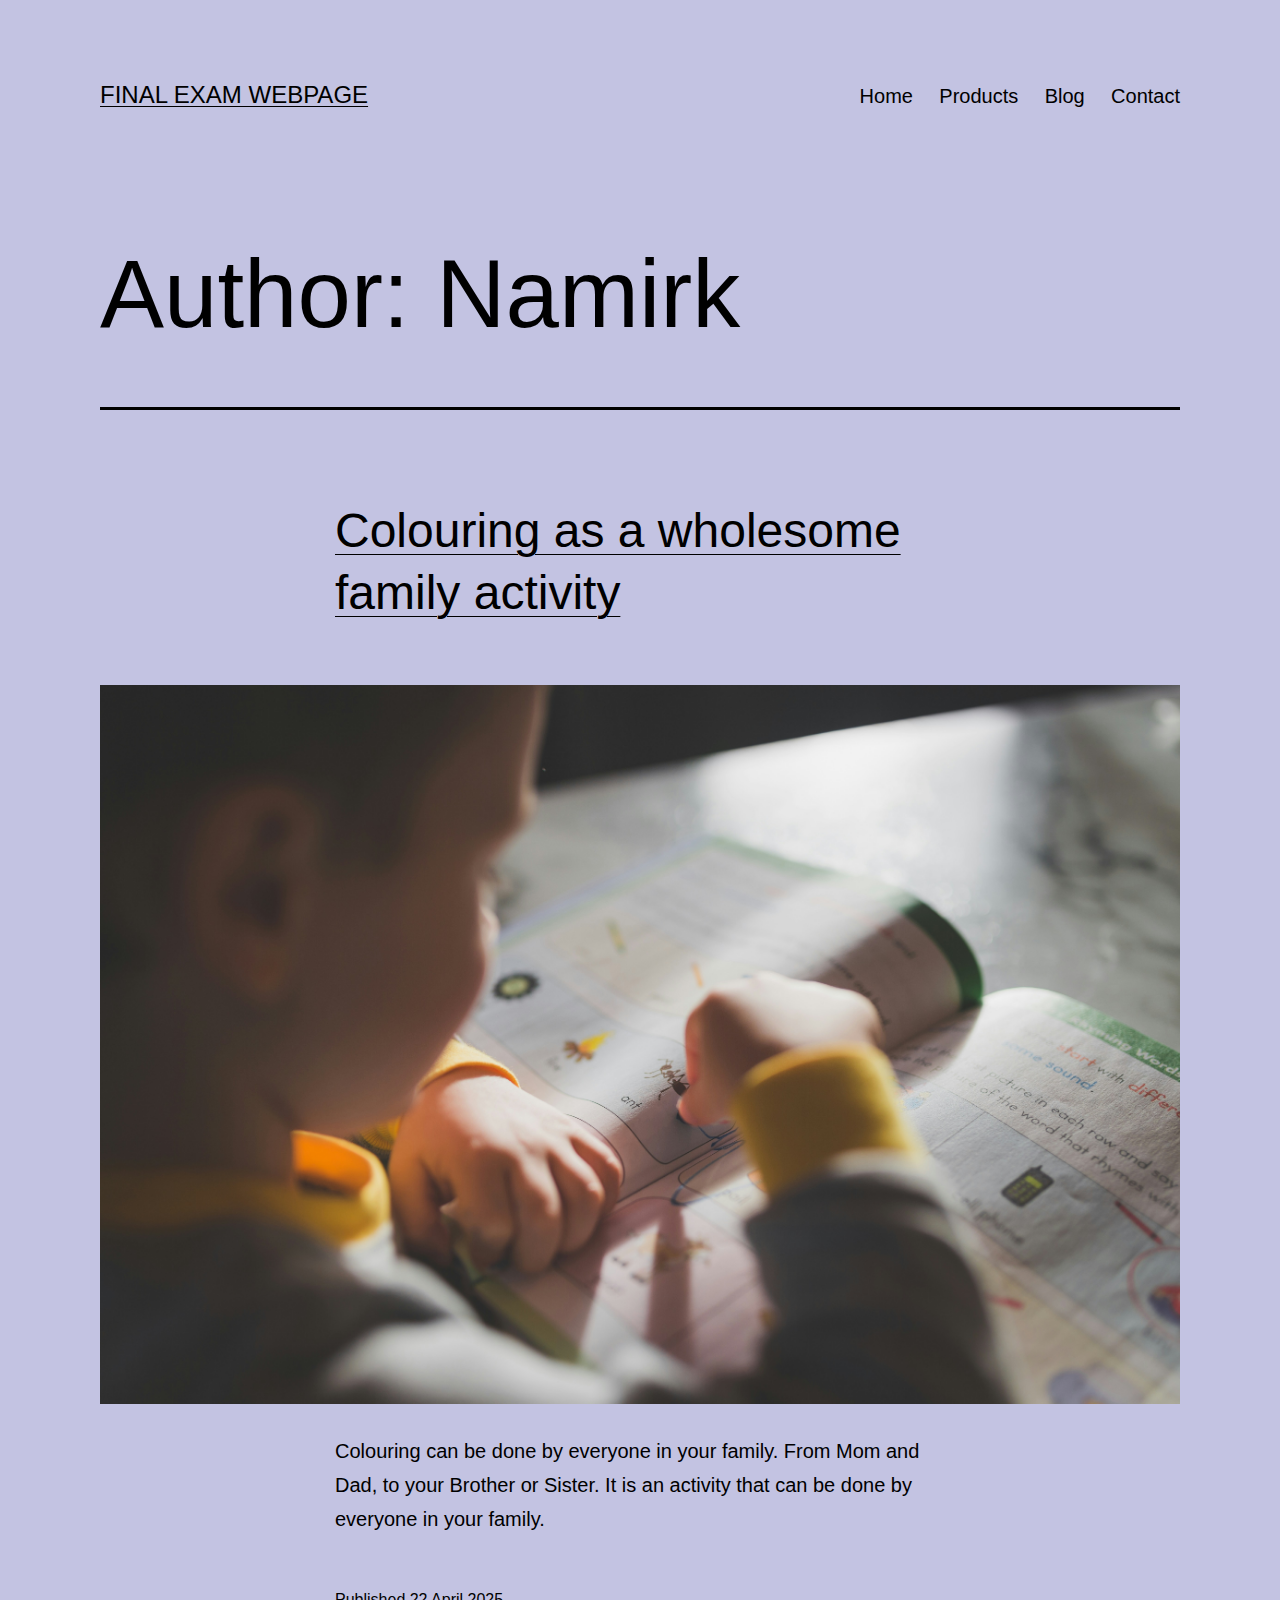
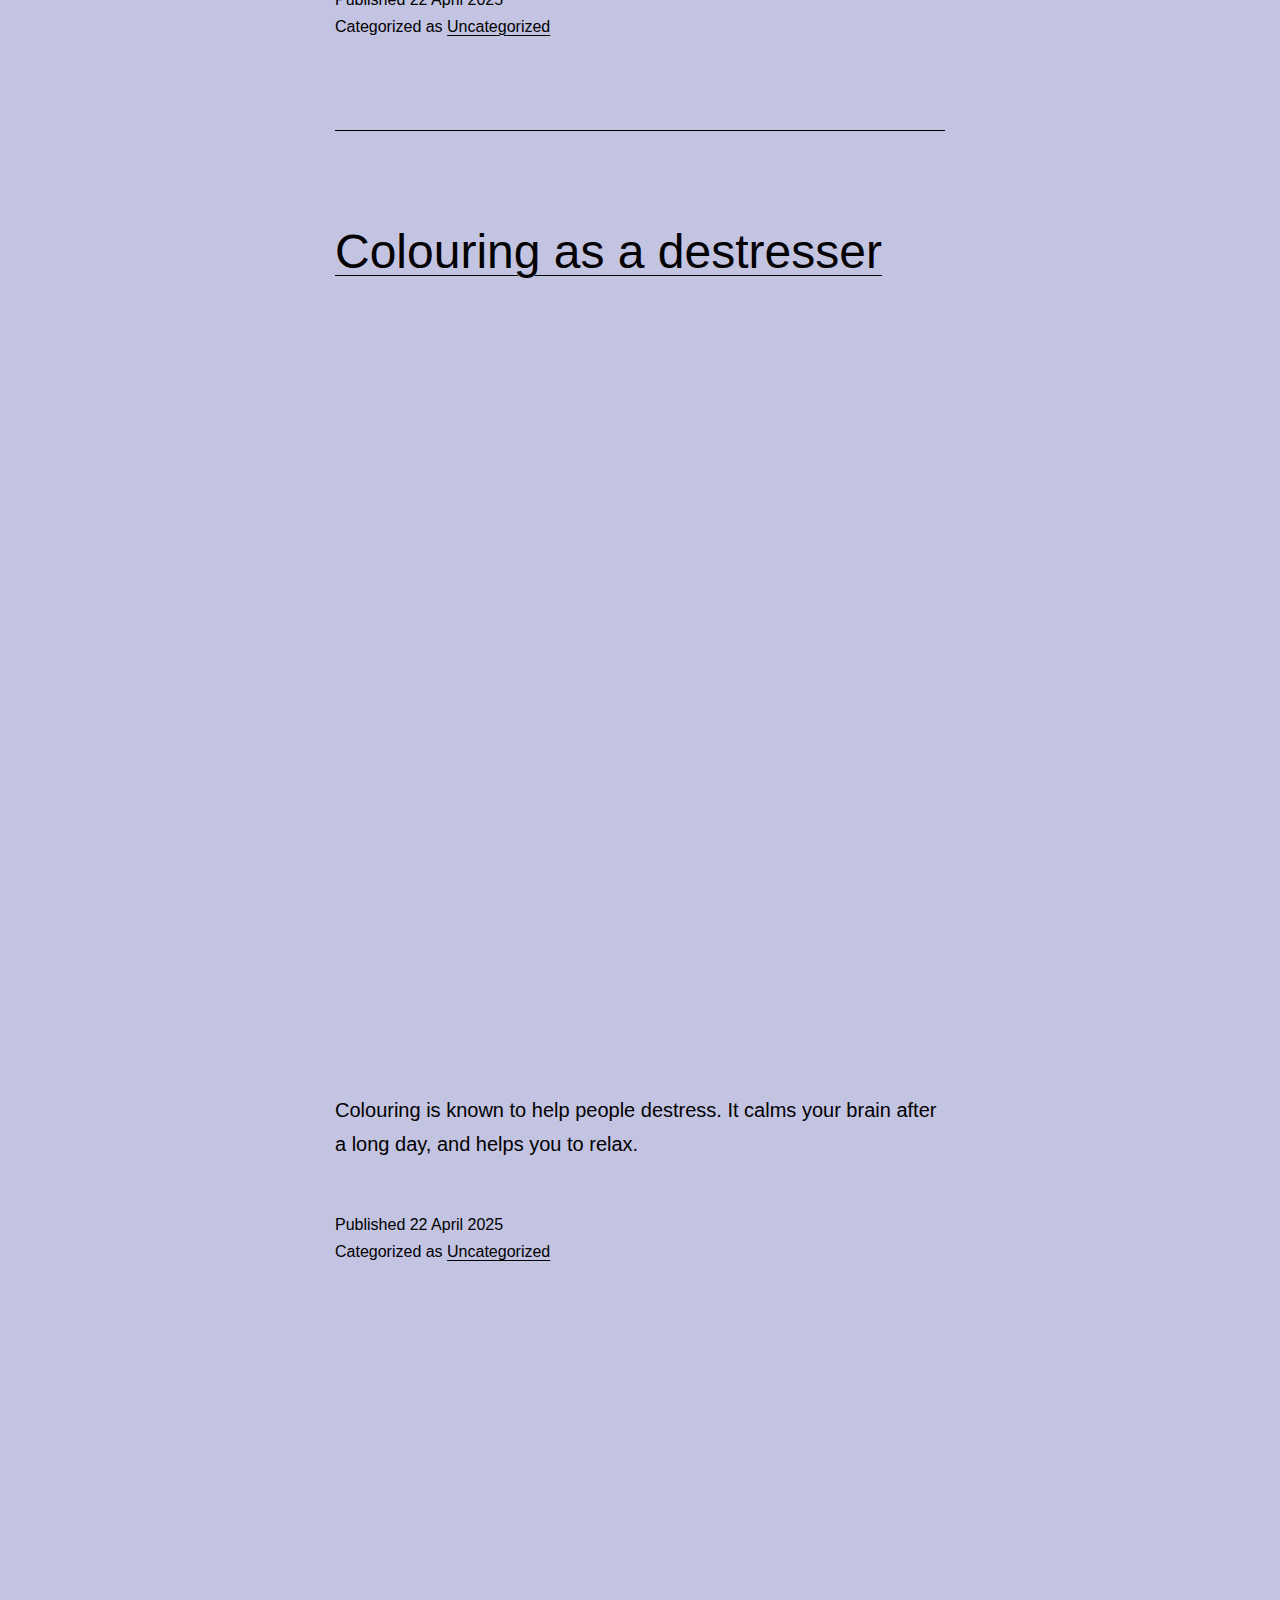
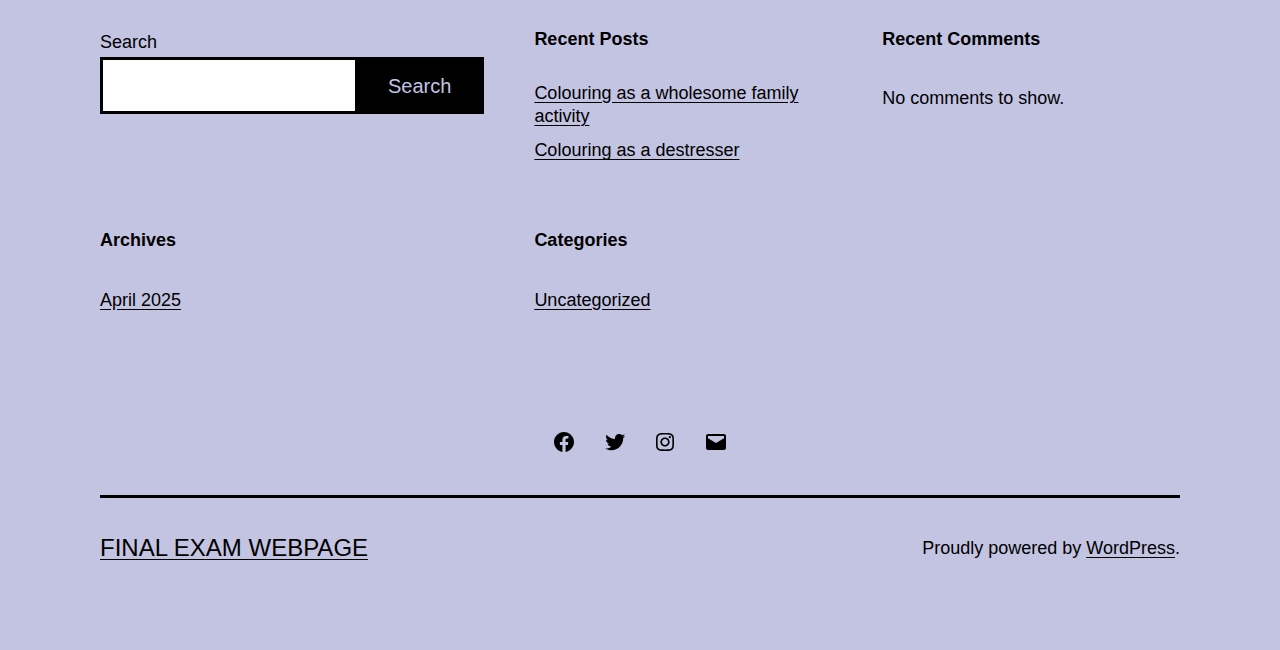
<file: author/namirk/index.html>
<!doctype html>
<html lang="en-CA" >
<head>
	<meta charset="UTF-8" />
	<meta name="viewport" content="width=device-width, initial-scale=1.0" />
	<title>Namirk &#8211; Final Exam Webpage</title>
<meta name='robots' content='max-image-preview:large' />
	<style>img:is([sizes="auto" i], [sizes^="auto," i]) { contain-intrinsic-size: 3000px 1500px }</style>
	<link rel='dns-prefetch' href='//localhost' />
<link rel="alternate" type="application/rss+xml" title="Final Exam Webpage &raquo; Feed" href="/feed/" />
<link rel="alternate" type="application/rss+xml" title="Final Exam Webpage &raquo; Comments Feed" href="/comments/feed/" />
<link rel="alternate" type="application/rss+xml" title="Final Exam Webpage &raquo; Posts by Namirk Feed" href="/author/namirk/feed/" />
<script>
window._wpemojiSettings = {"baseUrl":"https:\/\/s.w.org\/images\/core\/emoji\/15.1.0\/72x72\/","ext":".png","svgUrl":"https:\/\/s.w.org\/images\/core\/emoji\/15.1.0\/svg\/","svgExt":".svg","source":{"concatemoji":"/wp-includes\/js\/wp-emoji-release.min.js?ver=6.8"}};
/*! This file is auto-generated */
!function(i,n){var o,s,e;function c(e){try{var t={supportTests:e,timestamp:(new Date).valueOf()};sessionStorage.setItem(o,JSON.stringify(t))}catch(e){}}function p(e,t,n){e.clearRect(0,0,e.canvas.width,e.canvas.height),e.fillText(t,0,0);var t=new Uint32Array(e.getImageData(0,0,e.canvas.width,e.canvas.height).data),r=(e.clearRect(0,0,e.canvas.width,e.canvas.height),e.fillText(n,0,0),new Uint32Array(e.getImageData(0,0,e.canvas.width,e.canvas.height).data));return t.every(function(e,t){return e===r[t]})}function u(e,t,n){switch(t){case"flag":return n(e,"\ud83c\udff3\ufe0f\u200d\u26a7\ufe0f","\ud83c\udff3\ufe0f\u200b\u26a7\ufe0f")?!1:!n(e,"\ud83c\uddfa\ud83c\uddf3","\ud83c\uddfa\u200b\ud83c\uddf3")&&!n(e,"\ud83c\udff4\udb40\udc67\udb40\udc62\udb40\udc65\udb40\udc6e\udb40\udc67\udb40\udc7f","\ud83c\udff4\u200b\udb40\udc67\u200b\udb40\udc62\u200b\udb40\udc65\u200b\udb40\udc6e\u200b\udb40\udc67\u200b\udb40\udc7f");case"emoji":return!n(e,"\ud83d\udc26\u200d\ud83d\udd25","\ud83d\udc26\u200b\ud83d\udd25")}return!1}function f(e,t,n){var r="undefined"!=typeof WorkerGlobalScope&&self instanceof WorkerGlobalScope?new OffscreenCanvas(300,150):i.createElement("canvas"),a=r.getContext("2d",{willReadFrequently:!0}),o=(a.textBaseline="top",a.font="600 32px Arial",{});return e.forEach(function(e){o[e]=t(a,e,n)}),o}function t(e){var t=i.createElement("script");t.src=e,t.defer=!0,i.head.appendChild(t)}"undefined"!=typeof Promise&&(o="wpEmojiSettingsSupports",s=["flag","emoji"],n.supports={everything:!0,everythingExceptFlag:!0},e=new Promise(function(e){i.addEventListener("DOMContentLoaded",e,{once:!0})}),new Promise(function(t){var n=function(){try{var e=JSON.parse(sessionStorage.getItem(o));if("object"==typeof e&&"number"==typeof e.timestamp&&(new Date).valueOf()<e.timestamp+604800&&"object"==typeof e.supportTests)return e.supportTests}catch(e){}return null}();if(!n){if("undefined"!=typeof Worker&&"undefined"!=typeof OffscreenCanvas&&"undefined"!=typeof URL&&URL.createObjectURL&&"undefined"!=typeof Blob)try{var e="postMessage("+f.toString()+"("+[JSON.stringify(s),u.toString(),p.toString()].join(",")+"));",r=new Blob([e],{type:"text/javascript"}),a=new Worker(URL.createObjectURL(r),{name:"wpTestEmojiSupports"});return void(a.onmessage=function(e){c(n=e.data),a.terminate(),t(n)})}catch(e){}c(n=f(s,u,p))}t(n)}).then(function(e){for(var t in e)n.supports[t]=e[t],n.supports.everything=n.supports.everything&&n.supports[t],"flag"!==t&&(n.supports.everythingExceptFlag=n.supports.everythingExceptFlag&&n.supports[t]);n.supports.everythingExceptFlag=n.supports.everythingExceptFlag&&!n.supports.flag,n.DOMReady=!1,n.readyCallback=function(){n.DOMReady=!0}}).then(function(){return e}).then(function(){var e;n.supports.everything||(n.readyCallback(),(e=n.source||{}).concatemoji?t(e.concatemoji):e.wpemoji&&e.twemoji&&(t(e.twemoji),t(e.wpemoji)))}))}((window,document),window._wpemojiSettings);
</script>
<style id='wp-emoji-styles-inline-css'>

	img.wp-smiley, img.emoji {
		display: inline !important;
		border: none !important;
		box-shadow: none !important;
		height: 1em !important;
		width: 1em !important;
		margin: 0 0.07em !important;
		vertical-align: -0.1em !important;
		background: none !important;
		padding: 0 !important;
	}
</style>
<link rel='stylesheet' id='wp-block-library-css' href='/wp-includes/css/dist/block-library/style.min.css?ver=6.8' media='all' />
<style id='wp-block-library-theme-inline-css'>
.wp-block-audio :where(figcaption){color:#555;font-size:13px;text-align:center}.is-dark-theme .wp-block-audio :where(figcaption){color:#ffffffa6}.wp-block-audio{margin:0 0 1em}.wp-block-code{border:1px solid #ccc;border-radius:4px;font-family:Menlo,Consolas,monaco,monospace;padding:.8em 1em}.wp-block-embed :where(figcaption){color:#555;font-size:13px;text-align:center}.is-dark-theme .wp-block-embed :where(figcaption){color:#ffffffa6}.wp-block-embed{margin:0 0 1em}.blocks-gallery-caption{color:#555;font-size:13px;text-align:center}.is-dark-theme .blocks-gallery-caption{color:#ffffffa6}:root :where(.wp-block-image figcaption){color:#555;font-size:13px;text-align:center}.is-dark-theme :root :where(.wp-block-image figcaption){color:#ffffffa6}.wp-block-image{margin:0 0 1em}.wp-block-pullquote{border-bottom:4px solid;border-top:4px solid;color:currentColor;margin-bottom:1.75em}.wp-block-pullquote cite,.wp-block-pullquote footer,.wp-block-pullquote__citation{color:currentColor;font-size:.8125em;font-style:normal;text-transform:uppercase}.wp-block-quote{border-left:.25em solid;margin:0 0 1.75em;padding-left:1em}.wp-block-quote cite,.wp-block-quote footer{color:currentColor;font-size:.8125em;font-style:normal;position:relative}.wp-block-quote:where(.has-text-align-right){border-left:none;border-right:.25em solid;padding-left:0;padding-right:1em}.wp-block-quote:where(.has-text-align-center){border:none;padding-left:0}.wp-block-quote.is-large,.wp-block-quote.is-style-large,.wp-block-quote:where(.is-style-plain){border:none}.wp-block-search .wp-block-search__label{font-weight:700}.wp-block-search__button{border:1px solid #ccc;padding:.375em .625em}:where(.wp-block-group.has-background){padding:1.25em 2.375em}.wp-block-separator.has-css-opacity{opacity:.4}.wp-block-separator{border:none;border-bottom:2px solid;margin-left:auto;margin-right:auto}.wp-block-separator.has-alpha-channel-opacity{opacity:1}.wp-block-separator:not(.is-style-wide):not(.is-style-dots){width:100px}.wp-block-separator.has-background:not(.is-style-dots){border-bottom:none;height:1px}.wp-block-separator.has-background:not(.is-style-wide):not(.is-style-dots){height:2px}.wp-block-table{margin:0 0 1em}.wp-block-table td,.wp-block-table th{word-break:normal}.wp-block-table :where(figcaption){color:#555;font-size:13px;text-align:center}.is-dark-theme .wp-block-table :where(figcaption){color:#ffffffa6}.wp-block-video :where(figcaption){color:#555;font-size:13px;text-align:center}.is-dark-theme .wp-block-video :where(figcaption){color:#ffffffa6}.wp-block-video{margin:0 0 1em}:root :where(.wp-block-template-part.has-background){margin-bottom:0;margin-top:0;padding:1.25em 2.375em}
</style>
<style id='classic-theme-styles-inline-css'>
/*! This file is auto-generated */
.wp-block-button__link{color:#fff;background-color:#32373c;border-radius:9999px;box-shadow:none;text-decoration:none;padding:calc(.667em + 2px) calc(1.333em + 2px);font-size:1.125em}.wp-block-file__button{background:#32373c;color:#fff;text-decoration:none}
</style>
<link rel='stylesheet' id='twenty-twenty-one-custom-color-overrides-css' href='/wp-content/themes/twentytwentyone/assets/css/custom-color-overrides.css?ver=6.8' media='all' />
<style id='twenty-twenty-one-custom-color-overrides-inline-css'>
:root .editor-styles-wrapper{--global--color-background: #c3c3e2;--global--color-primary: #000;--global--color-secondary: #000;--button--color-background: #000;--button--color-text-hover: #000;}
</style>
<style id='global-styles-inline-css'>
:root{--wp--preset--aspect-ratio--square: 1;--wp--preset--aspect-ratio--4-3: 4/3;--wp--preset--aspect-ratio--3-4: 3/4;--wp--preset--aspect-ratio--3-2: 3/2;--wp--preset--aspect-ratio--2-3: 2/3;--wp--preset--aspect-ratio--16-9: 16/9;--wp--preset--aspect-ratio--9-16: 9/16;--wp--preset--color--black: #000000;--wp--preset--color--cyan-bluish-gray: #abb8c3;--wp--preset--color--white: #FFFFFF;--wp--preset--color--pale-pink: #f78da7;--wp--preset--color--vivid-red: #cf2e2e;--wp--preset--color--luminous-vivid-orange: #ff6900;--wp--preset--color--luminous-vivid-amber: #fcb900;--wp--preset--color--light-green-cyan: #7bdcb5;--wp--preset--color--vivid-green-cyan: #00d084;--wp--preset--color--pale-cyan-blue: #8ed1fc;--wp--preset--color--vivid-cyan-blue: #0693e3;--wp--preset--color--vivid-purple: #9b51e0;--wp--preset--color--dark-gray: #28303D;--wp--preset--color--gray: #39414D;--wp--preset--color--green: #D1E4DD;--wp--preset--color--blue: #D1DFE4;--wp--preset--color--purple: #D1D1E4;--wp--preset--color--red: #E4D1D1;--wp--preset--color--orange: #E4DAD1;--wp--preset--color--yellow: #EEEADD;--wp--preset--gradient--vivid-cyan-blue-to-vivid-purple: linear-gradient(135deg,rgba(6,147,227,1) 0%,rgb(155,81,224) 100%);--wp--preset--gradient--light-green-cyan-to-vivid-green-cyan: linear-gradient(135deg,rgb(122,220,180) 0%,rgb(0,208,130) 100%);--wp--preset--gradient--luminous-vivid-amber-to-luminous-vivid-orange: linear-gradient(135deg,rgba(252,185,0,1) 0%,rgba(255,105,0,1) 100%);--wp--preset--gradient--luminous-vivid-orange-to-vivid-red: linear-gradient(135deg,rgba(255,105,0,1) 0%,rgb(207,46,46) 100%);--wp--preset--gradient--very-light-gray-to-cyan-bluish-gray: linear-gradient(135deg,rgb(238,238,238) 0%,rgb(169,184,195) 100%);--wp--preset--gradient--cool-to-warm-spectrum: linear-gradient(135deg,rgb(74,234,220) 0%,rgb(151,120,209) 20%,rgb(207,42,186) 40%,rgb(238,44,130) 60%,rgb(251,105,98) 80%,rgb(254,248,76) 100%);--wp--preset--gradient--blush-light-purple: linear-gradient(135deg,rgb(255,206,236) 0%,rgb(152,150,240) 100%);--wp--preset--gradient--blush-bordeaux: linear-gradient(135deg,rgb(254,205,165) 0%,rgb(254,45,45) 50%,rgb(107,0,62) 100%);--wp--preset--gradient--luminous-dusk: linear-gradient(135deg,rgb(255,203,112) 0%,rgb(199,81,192) 50%,rgb(65,88,208) 100%);--wp--preset--gradient--pale-ocean: linear-gradient(135deg,rgb(255,245,203) 0%,rgb(182,227,212) 50%,rgb(51,167,181) 100%);--wp--preset--gradient--electric-grass: linear-gradient(135deg,rgb(202,248,128) 0%,rgb(113,206,126) 100%);--wp--preset--gradient--midnight: linear-gradient(135deg,rgb(2,3,129) 0%,rgb(40,116,252) 100%);--wp--preset--gradient--purple-to-yellow: linear-gradient(160deg, #D1D1E4 0%, #EEEADD 100%);--wp--preset--gradient--yellow-to-purple: linear-gradient(160deg, #EEEADD 0%, #D1D1E4 100%);--wp--preset--gradient--green-to-yellow: linear-gradient(160deg, #D1E4DD 0%, #EEEADD 100%);--wp--preset--gradient--yellow-to-green: linear-gradient(160deg, #EEEADD 0%, #D1E4DD 100%);--wp--preset--gradient--red-to-yellow: linear-gradient(160deg, #E4D1D1 0%, #EEEADD 100%);--wp--preset--gradient--yellow-to-red: linear-gradient(160deg, #EEEADD 0%, #E4D1D1 100%);--wp--preset--gradient--purple-to-red: linear-gradient(160deg, #D1D1E4 0%, #E4D1D1 100%);--wp--preset--gradient--red-to-purple: linear-gradient(160deg, #E4D1D1 0%, #D1D1E4 100%);--wp--preset--font-size--small: 18px;--wp--preset--font-size--medium: 20px;--wp--preset--font-size--large: 24px;--wp--preset--font-size--x-large: 42px;--wp--preset--font-size--extra-small: 16px;--wp--preset--font-size--normal: 20px;--wp--preset--font-size--extra-large: 40px;--wp--preset--font-size--huge: 96px;--wp--preset--font-size--gigantic: 144px;--wp--preset--spacing--20: 0.44rem;--wp--preset--spacing--30: 0.67rem;--wp--preset--spacing--40: 1rem;--wp--preset--spacing--50: 1.5rem;--wp--preset--spacing--60: 2.25rem;--wp--preset--spacing--70: 3.38rem;--wp--preset--spacing--80: 5.06rem;--wp--preset--shadow--natural: 6px 6px 9px rgba(0, 0, 0, 0.2);--wp--preset--shadow--deep: 12px 12px 50px rgba(0, 0, 0, 0.4);--wp--preset--shadow--sharp: 6px 6px 0px rgba(0, 0, 0, 0.2);--wp--preset--shadow--outlined: 6px 6px 0px -3px rgba(255, 255, 255, 1), 6px 6px rgba(0, 0, 0, 1);--wp--preset--shadow--crisp: 6px 6px 0px rgba(0, 0, 0, 1);}:where(.is-layout-flex){gap: 0.5em;}:where(.is-layout-grid){gap: 0.5em;}body .is-layout-flex{display: flex;}.is-layout-flex{flex-wrap: wrap;align-items: center;}.is-layout-flex > :is(*, div){margin: 0;}body .is-layout-grid{display: grid;}.is-layout-grid > :is(*, div){margin: 0;}:where(.wp-block-columns.is-layout-flex){gap: 2em;}:where(.wp-block-columns.is-layout-grid){gap: 2em;}:where(.wp-block-post-template.is-layout-flex){gap: 1.25em;}:where(.wp-block-post-template.is-layout-grid){gap: 1.25em;}.has-black-color{color: var(--wp--preset--color--black) !important;}.has-cyan-bluish-gray-color{color: var(--wp--preset--color--cyan-bluish-gray) !important;}.has-white-color{color: var(--wp--preset--color--white) !important;}.has-pale-pink-color{color: var(--wp--preset--color--pale-pink) !important;}.has-vivid-red-color{color: var(--wp--preset--color--vivid-red) !important;}.has-luminous-vivid-orange-color{color: var(--wp--preset--color--luminous-vivid-orange) !important;}.has-luminous-vivid-amber-color{color: var(--wp--preset--color--luminous-vivid-amber) !important;}.has-light-green-cyan-color{color: var(--wp--preset--color--light-green-cyan) !important;}.has-vivid-green-cyan-color{color: var(--wp--preset--color--vivid-green-cyan) !important;}.has-pale-cyan-blue-color{color: var(--wp--preset--color--pale-cyan-blue) !important;}.has-vivid-cyan-blue-color{color: var(--wp--preset--color--vivid-cyan-blue) !important;}.has-vivid-purple-color{color: var(--wp--preset--color--vivid-purple) !important;}.has-black-background-color{background-color: var(--wp--preset--color--black) !important;}.has-cyan-bluish-gray-background-color{background-color: var(--wp--preset--color--cyan-bluish-gray) !important;}.has-white-background-color{background-color: var(--wp--preset--color--white) !important;}.has-pale-pink-background-color{background-color: var(--wp--preset--color--pale-pink) !important;}.has-vivid-red-background-color{background-color: var(--wp--preset--color--vivid-red) !important;}.has-luminous-vivid-orange-background-color{background-color: var(--wp--preset--color--luminous-vivid-orange) !important;}.has-luminous-vivid-amber-background-color{background-color: var(--wp--preset--color--luminous-vivid-amber) !important;}.has-light-green-cyan-background-color{background-color: var(--wp--preset--color--light-green-cyan) !important;}.has-vivid-green-cyan-background-color{background-color: var(--wp--preset--color--vivid-green-cyan) !important;}.has-pale-cyan-blue-background-color{background-color: var(--wp--preset--color--pale-cyan-blue) !important;}.has-vivid-cyan-blue-background-color{background-color: var(--wp--preset--color--vivid-cyan-blue) !important;}.has-vivid-purple-background-color{background-color: var(--wp--preset--color--vivid-purple) !important;}.has-black-border-color{border-color: var(--wp--preset--color--black) !important;}.has-cyan-bluish-gray-border-color{border-color: var(--wp--preset--color--cyan-bluish-gray) !important;}.has-white-border-color{border-color: var(--wp--preset--color--white) !important;}.has-pale-pink-border-color{border-color: var(--wp--preset--color--pale-pink) !important;}.has-vivid-red-border-color{border-color: var(--wp--preset--color--vivid-red) !important;}.has-luminous-vivid-orange-border-color{border-color: var(--wp--preset--color--luminous-vivid-orange) !important;}.has-luminous-vivid-amber-border-color{border-color: var(--wp--preset--color--luminous-vivid-amber) !important;}.has-light-green-cyan-border-color{border-color: var(--wp--preset--color--light-green-cyan) !important;}.has-vivid-green-cyan-border-color{border-color: var(--wp--preset--color--vivid-green-cyan) !important;}.has-pale-cyan-blue-border-color{border-color: var(--wp--preset--color--pale-cyan-blue) !important;}.has-vivid-cyan-blue-border-color{border-color: var(--wp--preset--color--vivid-cyan-blue) !important;}.has-vivid-purple-border-color{border-color: var(--wp--preset--color--vivid-purple) !important;}.has-vivid-cyan-blue-to-vivid-purple-gradient-background{background: var(--wp--preset--gradient--vivid-cyan-blue-to-vivid-purple) !important;}.has-light-green-cyan-to-vivid-green-cyan-gradient-background{background: var(--wp--preset--gradient--light-green-cyan-to-vivid-green-cyan) !important;}.has-luminous-vivid-amber-to-luminous-vivid-orange-gradient-background{background: var(--wp--preset--gradient--luminous-vivid-amber-to-luminous-vivid-orange) !important;}.has-luminous-vivid-orange-to-vivid-red-gradient-background{background: var(--wp--preset--gradient--luminous-vivid-orange-to-vivid-red) !important;}.has-very-light-gray-to-cyan-bluish-gray-gradient-background{background: var(--wp--preset--gradient--very-light-gray-to-cyan-bluish-gray) !important;}.has-cool-to-warm-spectrum-gradient-background{background: var(--wp--preset--gradient--cool-to-warm-spectrum) !important;}.has-blush-light-purple-gradient-background{background: var(--wp--preset--gradient--blush-light-purple) !important;}.has-blush-bordeaux-gradient-background{background: var(--wp--preset--gradient--blush-bordeaux) !important;}.has-luminous-dusk-gradient-background{background: var(--wp--preset--gradient--luminous-dusk) !important;}.has-pale-ocean-gradient-background{background: var(--wp--preset--gradient--pale-ocean) !important;}.has-electric-grass-gradient-background{background: var(--wp--preset--gradient--electric-grass) !important;}.has-midnight-gradient-background{background: var(--wp--preset--gradient--midnight) !important;}.has-small-font-size{font-size: var(--wp--preset--font-size--small) !important;}.has-medium-font-size{font-size: var(--wp--preset--font-size--medium) !important;}.has-large-font-size{font-size: var(--wp--preset--font-size--large) !important;}.has-x-large-font-size{font-size: var(--wp--preset--font-size--x-large) !important;}
:where(.wp-block-post-template.is-layout-flex){gap: 1.25em;}:where(.wp-block-post-template.is-layout-grid){gap: 1.25em;}
:where(.wp-block-columns.is-layout-flex){gap: 2em;}:where(.wp-block-columns.is-layout-grid){gap: 2em;}
:root :where(.wp-block-pullquote){font-size: 1.5em;line-height: 1.6;}
</style>
<link rel='stylesheet' id='parent-style-css' href='/wp-content/themes/twentytwentyone/style.css?ver=6.8' media='all' />
<link rel='stylesheet' id='child-style-css' href='/wp-content/themes/blue2/style.css?ver=6.8' media='all' />
<link rel='stylesheet' id='twenty-twenty-one-style-css' href='/wp-content/themes/twentytwentyone/style.css?ver=6.8' media='all' />
<style id='twenty-twenty-one-style-inline-css'>
:root{--global--color-background: #c3c3e2;--global--color-primary: #000;--global--color-secondary: #000;--button--color-background: #000;--button--color-text-hover: #000;}
</style>
<link rel='stylesheet' id='twenty-twenty-one-print-style-css' href='/wp-content/themes/twentytwentyone/assets/css/print.css?ver=6.8' media='print' />
<script src="/wp-content/themes/blue2/customElements.js?ver=6.8" id="custom_javascript-js"></script>
<script id="twenty-twenty-one-ie11-polyfills-js-after">
( Element.prototype.matches && Element.prototype.closest && window.NodeList && NodeList.prototype.forEach ) || document.write( '<script src="/wp-content/themes/twentytwentyone/assets/js/polyfills.js"></scr' + 'ipt>' );
</script>
<script src="/wp-content/themes/twentytwentyone/assets/js/primary-navigation.js?ver=6.8" id="twenty-twenty-one-primary-navigation-script-js" defer data-wp-strategy="defer"></script>
<link rel="https://api.w.org/" href="/wp-json/" /><link rel="alternate" title="JSON" type="application/json" href="/wp-json/wp/v2/users/1" /><link rel="EditURI" type="application/rsd+xml" title="RSD" href="/xmlrpc.php?rsd" />
<meta name="generator" content="WordPress 6.8" />
<style id="custom-background-css">
body.custom-background { background-color: #c3c3e2; }
</style>
	</head>

<body class="archive author author-namirk author-1 custom-background wp-embed-responsive wp-theme-twentytwentyone wp-child-theme-blue2 is-light-theme no-js hfeed has-main-navigation">
<div id="page" class="site">
	<a class="skip-link screen-reader-text" href="#content">
		Skip to content	</a>

	
<header id="masthead" class="site-header has-title-and-tagline has-menu">

	

<div class="site-branding">

	
						<p class="site-title"><a href="/" rel="home">Final Exam Webpage</a></p>
			
	</div><!-- .site-branding -->
	
	<nav id="site-navigation" class="primary-navigation" aria-label="Primary menu">
		<div class="menu-button-container">
			<button id="primary-mobile-menu" class="button" aria-controls="primary-menu-list" aria-expanded="false">
				<span class="dropdown-icon open">Menu					<svg class="svg-icon" width="24" height="24" aria-hidden="true" role="img" focusable="false" viewBox="0 0 24 24" fill="none" xmlns="https://www.w3.org/2000/svg"><path fill-rule="evenodd" clip-rule="evenodd" d="M4.5 6H19.5V7.5H4.5V6ZM4.5 12H19.5V13.5H4.5V12ZM19.5 18H4.5V19.5H19.5V18Z" fill="currentColor"/></svg>				</span>
				<span class="dropdown-icon close">Close					<svg class="svg-icon" width="24" height="24" aria-hidden="true" role="img" focusable="false" viewBox="0 0 24 24" fill="none" xmlns="https://www.w3.org/2000/svg"><path fill-rule="evenodd" clip-rule="evenodd" d="M12 10.9394L5.53033 4.46973L4.46967 5.53039L10.9393 12.0001L4.46967 18.4697L5.53033 19.5304L12 13.0607L18.4697 19.5304L19.5303 18.4697L13.0607 12.0001L19.5303 5.53039L18.4697 4.46973L12 10.9394Z" fill="currentColor"/></svg>				</span>
			</button><!-- #primary-mobile-menu -->
		</div><!-- .menu-button-container -->
		<div class="primary-menu-container"><ul id="primary-menu-list" class="menu-wrapper"><li id="menu-item-20" class="menu-item menu-item-type-custom menu-item-object-custom menu-item-20"><a href="/">Home</a></li>
<li id="menu-item-21" class="menu-item menu-item-type-post_type menu-item-object-page menu-item-21"><a href="/about/">Products</a></li>
<li id="menu-item-22" class="menu-item menu-item-type-post_type menu-item-object-page current_page_parent menu-item-22"><a href="/blog/">Blog</a></li>
<li id="menu-item-23" class="menu-item menu-item-type-post_type menu-item-object-page menu-item-23"><a href="/contact/">Contact</a></li>
</ul></div>	</nav><!-- #site-navigation -->
	
</header><!-- #masthead -->

	<div id="content" class="site-content">
		<div id="primary" class="content-area">
			<main id="main" class="site-main">


	<header class="page-header alignwide">
		<h1 class="page-title">Author: <span>Namirk</span></h1>			</header><!-- .page-header -->

					
<article id="post-34" class="post-34 post type-post status-publish format-standard has-post-thumbnail hentry category-uncategorized entry">

	
<header class="entry-header">
	<h2 class="entry-title default-max-width"><a href="/colouring-as-a-wholesome-family-activity/">Colouring as a wholesome family activity</a></h2>
		
			<figure class="post-thumbnail">
				<a class="post-thumbnail-inner alignwide" href="/colouring-as-a-wholesome-family-activity/" aria-hidden="true" tabindex="-1">
					<img width="1568" height="1044" src="/wp-content/uploads/2025/04/stephen-andrews-bmc3czGJKX4-unsplash.jpg" class="attachment-post-thumbnail size-post-thumbnail wp-post-image" alt="" decoding="async" fetchpriority="high" style="width:100%;height:66.55%;max-width:4679px;" />				</a>
							</figure><!-- .post-thumbnail -->

				</header><!-- .entry-header -->

	<div class="entry-content">
		<p>Colouring can be done by everyone in your family. From Mom and Dad, to your Brother or Sister. It is an activity that can be done by everyone in your family.</p>
	</div><!-- .entry-content -->

	<footer class="entry-footer default-max-width">
		<span class="posted-on">Published <time class="entry-date published updated" datetime="2025-04-22T19:20:33-04:00">22 April 2025</time></span><div class="post-taxonomies"><span class="cat-links">Categorized as <a href="/category/uncategorized/" rel="category tag">Uncategorized</a> </span></div>	</footer><!-- .entry-footer -->
</article><!-- #post-${ID} -->
					
<article id="post-31" class="post-31 post type-post status-publish format-standard has-post-thumbnail hentry category-uncategorized entry">

	
<header class="entry-header">
	<h2 class="entry-title default-max-width"><a href="/colouring-as-a-destresser/">Colouring as a destresser</a></h2>
		
			<figure class="post-thumbnail">
				<a class="post-thumbnail-inner alignwide" href="/colouring-as-a-destresser/" aria-hidden="true" tabindex="-1">
					<img width="1568" height="1045" src="/wp-content/uploads/2025/04/nick-fewings-HI7l1up-590-unsplash.jpg" class="attachment-post-thumbnail size-post-thumbnail wp-post-image" alt="" decoding="async" style="width:100%;height:66.67%;max-width:6000px;" />				</a>
							</figure><!-- .post-thumbnail -->

				</header><!-- .entry-header -->

	<div class="entry-content">
		<p>Colouring is known to help people destress. It calms your brain after a long day, and helps you to relax.</p>
	</div><!-- .entry-content -->

	<footer class="entry-footer default-max-width">
		<span class="posted-on">Published <time class="entry-date published updated" datetime="2025-04-22T19:17:42-04:00">22 April 2025</time></span><div class="post-taxonomies"><span class="cat-links">Categorized as <a href="/category/uncategorized/" rel="category tag">Uncategorized</a> </span></div>	</footer><!-- .entry-footer -->
</article><!-- #post-${ID} -->
	
	

			</main><!-- #main -->
		</div><!-- #primary -->
	</div><!-- #content -->

	
	<aside class="widget-area">
		<section id="block-2" class="widget widget_block widget_search"><form role="search" method="get" action="/" class="wp-block-search__button-outside wp-block-search__text-button wp-block-search"    ><label class="wp-block-search__label" for="wp-block-search__input-1" >Search</label><div class="wp-block-search__inside-wrapper " ><input class="wp-block-search__input" id="wp-block-search__input-1" placeholder="" value="" type="search" name="s" required /><button aria-label="Search" class="wp-block-search__button wp-element-button" type="submit" >Search</button></div></form></section><section id="block-3" class="widget widget_block"><div class="wp-block-group"><div class="wp-block-group__inner-container is-layout-flow wp-block-group-is-layout-flow"><h2 class="wp-block-heading">Recent Posts</h2><ul class="wp-block-latest-posts__list wp-block-latest-posts"><li><a class="wp-block-latest-posts__post-title" href="/colouring-as-a-wholesome-family-activity/">Colouring as a wholesome family activity</a></li>
<li><a class="wp-block-latest-posts__post-title" href="/colouring-as-a-destresser/">Colouring as a destresser</a></li>
</ul></div></div></section><section id="block-4" class="widget widget_block"><div class="wp-block-group"><div class="wp-block-group__inner-container is-layout-flow wp-block-group-is-layout-flow"><h2 class="wp-block-heading">Recent Comments</h2><div class="no-comments wp-block-latest-comments">No comments to show.</div></div></div></section><section id="block-5" class="widget widget_block"><div class="wp-block-group"><div class="wp-block-group__inner-container is-layout-flow wp-block-group-is-layout-flow"><h2 class="wp-block-heading">Archives</h2><ul class="wp-block-archives-list wp-block-archives">	<li><a href='/2025/04/'>April 2025</a></li>
</ul></div></div></section><section id="block-6" class="widget widget_block"><div class="wp-block-group"><div class="wp-block-group__inner-container is-layout-flow wp-block-group-is-layout-flow"><h2 class="wp-block-heading">Categories</h2><ul class="wp-block-categories-list wp-block-categories">	<li class="cat-item cat-item-1"><a href="/category/uncategorized/">Uncategorized</a>
</li>
</ul></div></div></section>	</aside><!-- .widget-area -->

	
	<footer id="colophon" class="site-footer">

					<nav aria-label="Secondary menu" class="footer-navigation">
				<ul class="footer-navigation-wrapper">
					<li id="menu-item-24" class="menu-item menu-item-type-custom menu-item-object-custom menu-item-24"><a href="https://www.facebook.com/wordpress"><svg class="svg-icon" width="24" height="24" aria-hidden="true" role="img" focusable="false" viewBox="0 0 24 24" version="1.1" xmlns="https://www.w3.org/2000/svg"><path d="M12 2C6.5 2 2 6.5 2 12c0 5 3.7 9.1 8.4 9.9v-7H7.9V12h2.5V9.8c0-2.5 1.5-3.9 3.8-3.9 1.1 0 2.2.2 2.2.2v2.5h-1.3c-1.2 0-1.6.8-1.6 1.6V12h2.8l-.4 2.9h-2.3v7C18.3 21.1 22 17 22 12c0-5.5-4.5-10-10-10z"></path></svg><span class="screen-reader-text">Facebook</span></a></li>
<li id="menu-item-25" class="menu-item menu-item-type-custom menu-item-object-custom menu-item-25"><a href="https://twitter.com/wordpress"><svg class="svg-icon" width="24" height="24" aria-hidden="true" role="img" focusable="false" viewBox="0 0 24 24" version="1.1" xmlns="https://www.w3.org/2000/svg"><path d="M22.23,5.924c-0.736,0.326-1.527,0.547-2.357,0.646c0.847-0.508,1.498-1.312,1.804-2.27 c-0.793,0.47-1.671,0.812-2.606,0.996C18.324,4.498,17.257,4,16.077,4c-2.266,0-4.103,1.837-4.103,4.103 c0,0.322,0.036,0.635,0.106,0.935C8.67,8.867,5.647,7.234,3.623,4.751C3.27,5.357,3.067,6.062,3.067,6.814 c0,1.424,0.724,2.679,1.825,3.415c-0.673-0.021-1.305-0.206-1.859-0.513c0,0.017,0,0.034,0,0.052c0,1.988,1.414,3.647,3.292,4.023 c-0.344,0.094-0.707,0.144-1.081,0.144c-0.264,0-0.521-0.026-0.772-0.074c0.522,1.63,2.038,2.816,3.833,2.85 c-1.404,1.1-3.174,1.756-5.096,1.756c-0.331,0-0.658-0.019-0.979-0.057c1.816,1.164,3.973,1.843,6.29,1.843 c7.547,0,11.675-6.252,11.675-11.675c0-0.178-0.004-0.355-0.012-0.531C20.985,7.47,21.68,6.747,22.23,5.924z"></path></svg><span class="screen-reader-text">Twitter</span></a></li>
<li id="menu-item-26" class="menu-item menu-item-type-custom menu-item-object-custom menu-item-26"><a href="https://www.instagram.com/explore/tags/wordcamp/"><svg class="svg-icon" width="24" height="24" aria-hidden="true" role="img" focusable="false" viewBox="0 0 24 24" version="1.1" xmlns="https://www.w3.org/2000/svg"><path d="M12,4.622c2.403,0,2.688,0.009,3.637,0.052c0.877,0.04,1.354,0.187,1.671,0.31c0.42,0.163,0.72,0.358,1.035,0.673 c0.315,0.315,0.51,0.615,0.673,1.035c0.123,0.317,0.27,0.794,0.31,1.671c0.043,0.949,0.052,1.234,0.052,3.637 s-0.009,2.688-0.052,3.637c-0.04,0.877-0.187,1.354-0.31,1.671c-0.163,0.42-0.358,0.72-0.673,1.035 c-0.315,0.315-0.615,0.51-1.035,0.673c-0.317,0.123-0.794,0.27-1.671,0.31c-0.949,0.043-1.233,0.052-3.637,0.052 s-2.688-0.009-3.637-0.052c-0.877-0.04-1.354-0.187-1.671-0.31c-0.42-0.163-0.72-0.358-1.035-0.673 c-0.315-0.315-0.51-0.615-0.673-1.035c-0.123-0.317-0.27-0.794-0.31-1.671C4.631,14.688,4.622,14.403,4.622,12 s0.009-2.688,0.052-3.637c0.04-0.877,0.187-1.354,0.31-1.671c0.163-0.42,0.358-0.72,0.673-1.035 c0.315-0.315,0.615-0.51,1.035-0.673c0.317-0.123,0.794-0.27,1.671-0.31C9.312,4.631,9.597,4.622,12,4.622 M12,3 C9.556,3,9.249,3.01,8.289,3.054C7.331,3.098,6.677,3.25,6.105,3.472C5.513,3.702,5.011,4.01,4.511,4.511 c-0.5,0.5-0.808,1.002-1.038,1.594C3.25,6.677,3.098,7.331,3.054,8.289C3.01,9.249,3,9.556,3,12c0,2.444,0.01,2.751,0.054,3.711 c0.044,0.958,0.196,1.612,0.418,2.185c0.23,0.592,0.538,1.094,1.038,1.594c0.5,0.5,1.002,0.808,1.594,1.038 c0.572,0.222,1.227,0.375,2.185,0.418C9.249,20.99,9.556,21,12,21s2.751-0.01,3.711-0.054c0.958-0.044,1.612-0.196,2.185-0.418 c0.592-0.23,1.094-0.538,1.594-1.038c0.5-0.5,0.808-1.002,1.038-1.594c0.222-0.572,0.375-1.227,0.418-2.185 C20.99,14.751,21,14.444,21,12s-0.01-2.751-0.054-3.711c-0.044-0.958-0.196-1.612-0.418-2.185c-0.23-0.592-0.538-1.094-1.038-1.594 c-0.5-0.5-1.002-0.808-1.594-1.038c-0.572-0.222-1.227-0.375-2.185-0.418C14.751,3.01,14.444,3,12,3L12,3z M12,7.378 c-2.552,0-4.622,2.069-4.622,4.622S9.448,16.622,12,16.622s4.622-2.069,4.622-4.622S14.552,7.378,12,7.378z M12,15 c-1.657,0-3-1.343-3-3s1.343-3,3-3s3,1.343,3,3S13.657,15,12,15z M16.804,6.116c-0.596,0-1.08,0.484-1.08,1.08 s0.484,1.08,1.08,1.08c0.596,0,1.08-0.484,1.08-1.08S17.401,6.116,16.804,6.116z"></path></svg><span class="screen-reader-text">Instagram</span></a></li>
<li id="menu-item-27" class="menu-item menu-item-type-custom menu-item-object-custom menu-item-27"><a href="mailto:wordpress@example.com"><svg class="svg-icon" width="24" height="24" aria-hidden="true" role="img" focusable="false" viewBox="0 0 24 24" version="1.1" xmlns="https://www.w3.org/2000/svg"><path d="M20,4H4C2.895,4,2,4.895,2,6v12c0,1.105,0.895,2,2,2h16c1.105,0,2-0.895,2-2V6C22,4.895,21.105,4,20,4z M20,8.236l-8,4.882 L4,8.236V6h16V8.236z"></path></svg><span class="screen-reader-text">Email</span></a></li>
				</ul><!-- .footer-navigation-wrapper -->
			</nav><!-- .footer-navigation -->
				<div class="site-info">
			<div class="site-name">
																						<a href="/">Final Exam Webpage</a>
																		</div><!-- .site-name -->

			
			<div class="powered-by">
				Proudly powered by <a href="https://wordpress.org/">WordPress</a>.			</div><!-- .powered-by -->

		</div><!-- .site-info -->
	</footer><!-- #colophon -->

</div><!-- #page -->

<script type="speculationrules">
{"prefetch":[{"source":"document","where":{"and":[{"href_matches":"\/*"},{"not":{"href_matches":["\/wp-*.php","\/wp-admin\/*","\/wp-content\/uploads\/*","\/wp-content\/*","\/wp-content\/plugins\/*","\/wp-content\/themes\/blue2\/*","\/wp-content\/themes\/twentytwentyone\/*","\/*\\?(.+)"]}},{"not":{"selector_matches":"a[rel~=\"nofollow\"]"}},{"not":{"selector_matches":".no-prefetch, .no-prefetch a"}}]},"eagerness":"conservative"}]}
</script>
<script>document.body.classList.remove("no-js");</script>	<script>
	if ( -1 !== navigator.userAgent.indexOf( 'MSIE' ) || -1 !== navigator.appVersion.indexOf( 'Trident/' ) ) {
		document.body.classList.add( 'is-IE' );
	}
	</script>
	<script src="/wp-content/themes/twentytwentyone/assets/js/responsive-embeds.js?ver=6.8" id="twenty-twenty-one-responsive-embeds-script-js"></script>

</body>
</html>
</file>
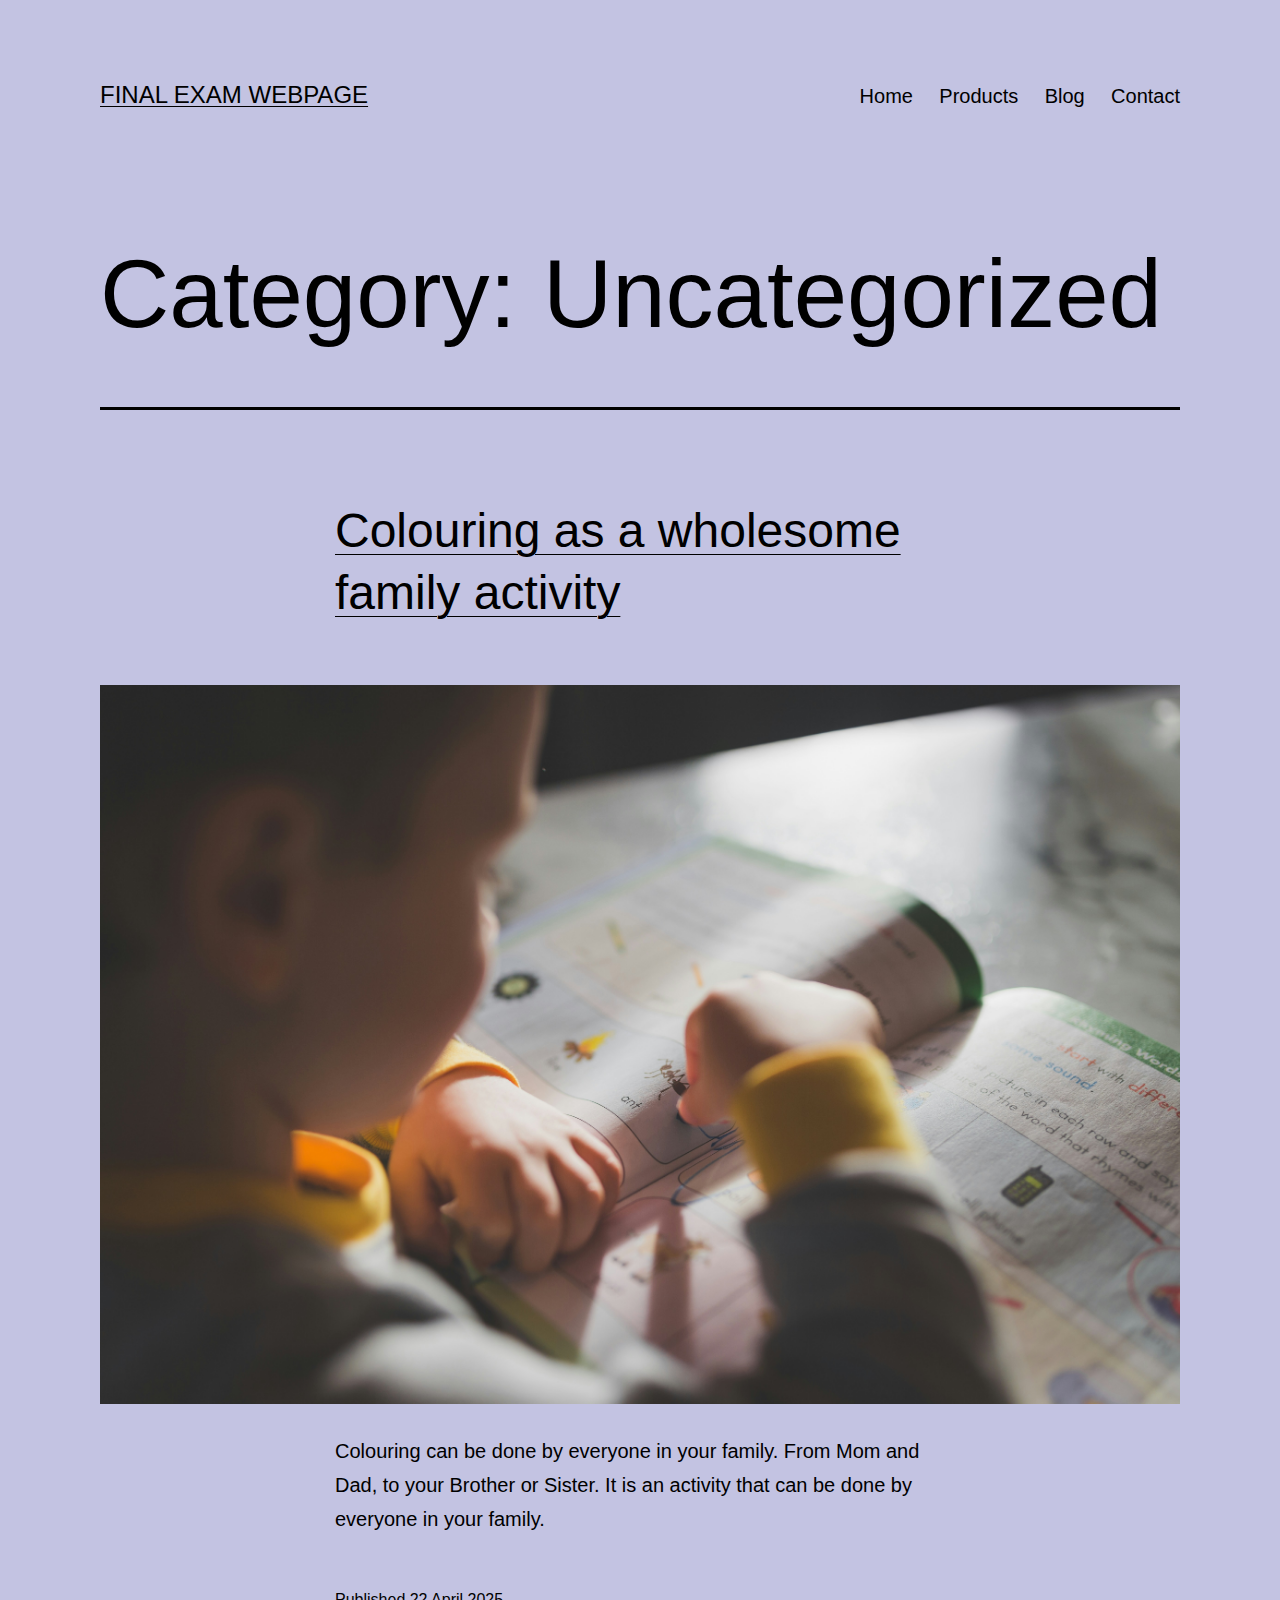
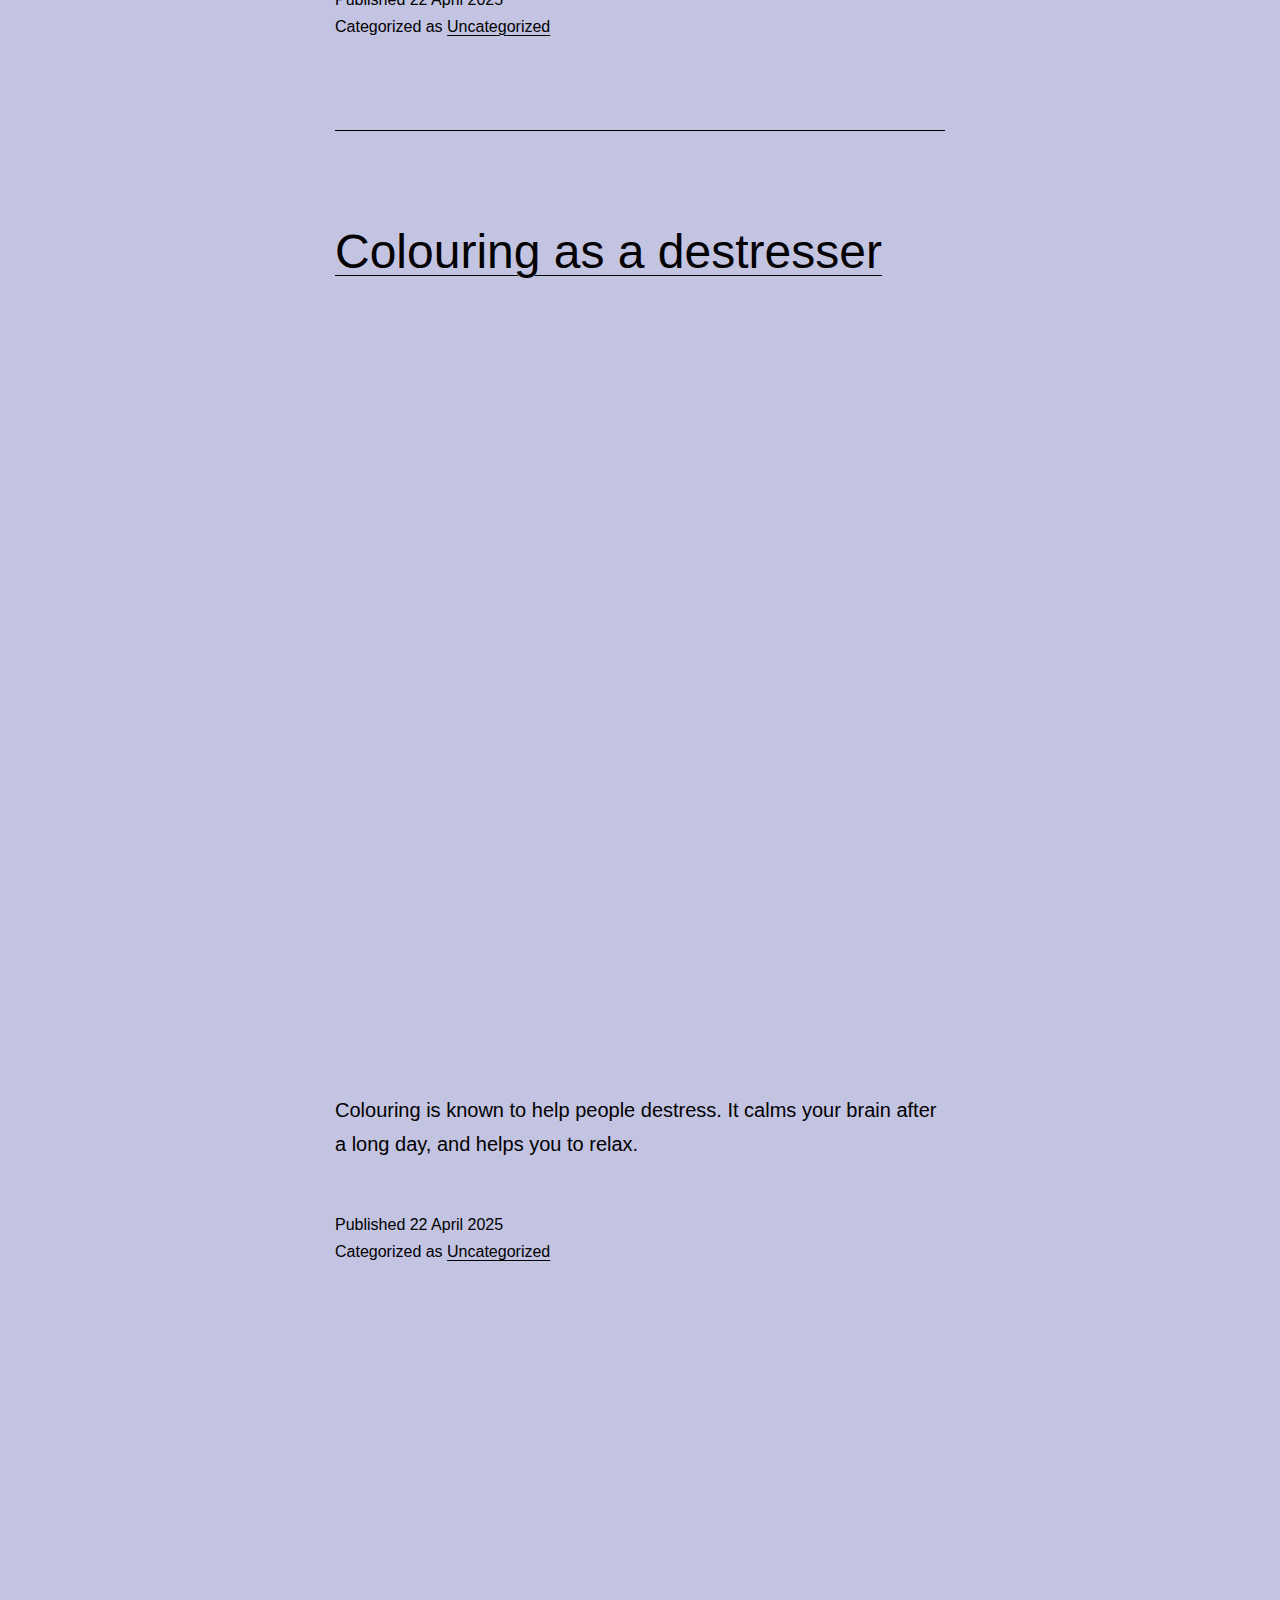
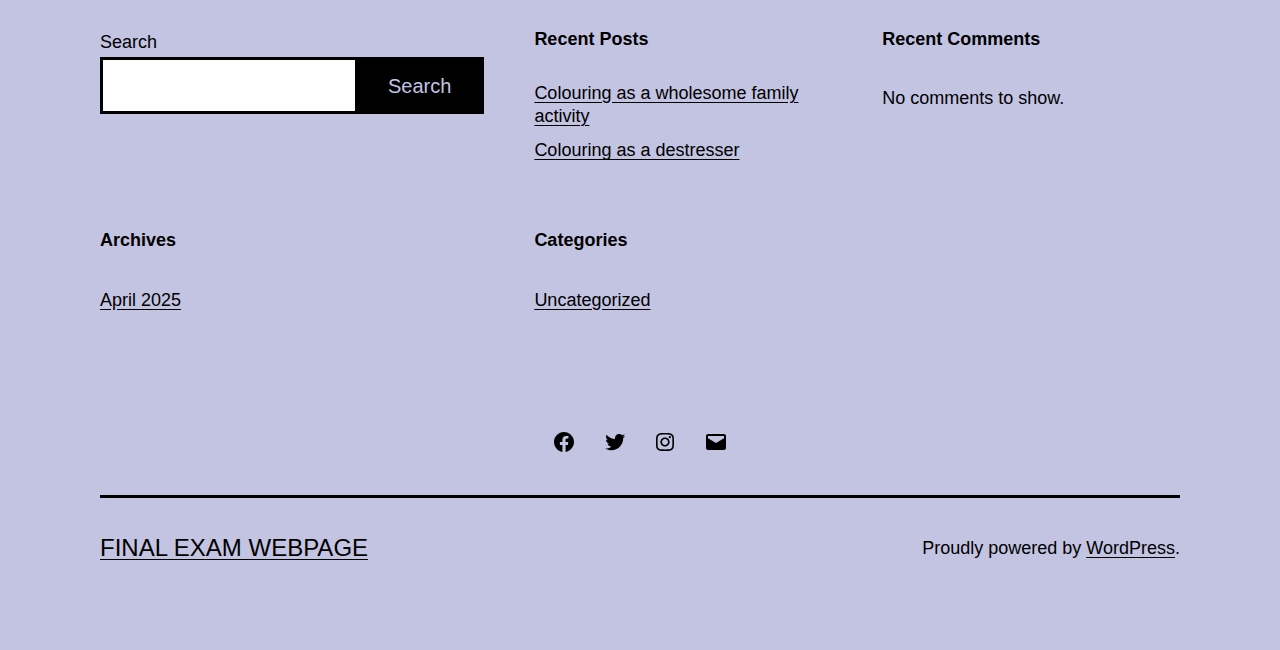
<file: category/uncategorized/index.html>
<!doctype html>
<html lang="en-CA" >
<head>
	<meta charset="UTF-8" />
	<meta name="viewport" content="width=device-width, initial-scale=1.0" />
	<title>Uncategorized &#8211; Final Exam Webpage</title>
<meta name='robots' content='max-image-preview:large' />
	<style>img:is([sizes="auto" i], [sizes^="auto," i]) { contain-intrinsic-size: 3000px 1500px }</style>
	<link rel='dns-prefetch' href='//localhost' />
<link rel="alternate" type="application/rss+xml" title="Final Exam Webpage &raquo; Feed" href="/feed/" />
<link rel="alternate" type="application/rss+xml" title="Final Exam Webpage &raquo; Comments Feed" href="/comments/feed/" />
<link rel="alternate" type="application/rss+xml" title="Final Exam Webpage &raquo; Uncategorized Category Feed" href="/category/uncategorized/feed/" />
<script>
window._wpemojiSettings = {"baseUrl":"https:\/\/s.w.org\/images\/core\/emoji\/15.1.0\/72x72\/","ext":".png","svgUrl":"https:\/\/s.w.org\/images\/core\/emoji\/15.1.0\/svg\/","svgExt":".svg","source":{"concatemoji":"/wp-includes\/js\/wp-emoji-release.min.js?ver=6.8"}};
/*! This file is auto-generated */
!function(i,n){var o,s,e;function c(e){try{var t={supportTests:e,timestamp:(new Date).valueOf()};sessionStorage.setItem(o,JSON.stringify(t))}catch(e){}}function p(e,t,n){e.clearRect(0,0,e.canvas.width,e.canvas.height),e.fillText(t,0,0);var t=new Uint32Array(e.getImageData(0,0,e.canvas.width,e.canvas.height).data),r=(e.clearRect(0,0,e.canvas.width,e.canvas.height),e.fillText(n,0,0),new Uint32Array(e.getImageData(0,0,e.canvas.width,e.canvas.height).data));return t.every(function(e,t){return e===r[t]})}function u(e,t,n){switch(t){case"flag":return n(e,"\ud83c\udff3\ufe0f\u200d\u26a7\ufe0f","\ud83c\udff3\ufe0f\u200b\u26a7\ufe0f")?!1:!n(e,"\ud83c\uddfa\ud83c\uddf3","\ud83c\uddfa\u200b\ud83c\uddf3")&&!n(e,"\ud83c\udff4\udb40\udc67\udb40\udc62\udb40\udc65\udb40\udc6e\udb40\udc67\udb40\udc7f","\ud83c\udff4\u200b\udb40\udc67\u200b\udb40\udc62\u200b\udb40\udc65\u200b\udb40\udc6e\u200b\udb40\udc67\u200b\udb40\udc7f");case"emoji":return!n(e,"\ud83d\udc26\u200d\ud83d\udd25","\ud83d\udc26\u200b\ud83d\udd25")}return!1}function f(e,t,n){var r="undefined"!=typeof WorkerGlobalScope&&self instanceof WorkerGlobalScope?new OffscreenCanvas(300,150):i.createElement("canvas"),a=r.getContext("2d",{willReadFrequently:!0}),o=(a.textBaseline="top",a.font="600 32px Arial",{});return e.forEach(function(e){o[e]=t(a,e,n)}),o}function t(e){var t=i.createElement("script");t.src=e,t.defer=!0,i.head.appendChild(t)}"undefined"!=typeof Promise&&(o="wpEmojiSettingsSupports",s=["flag","emoji"],n.supports={everything:!0,everythingExceptFlag:!0},e=new Promise(function(e){i.addEventListener("DOMContentLoaded",e,{once:!0})}),new Promise(function(t){var n=function(){try{var e=JSON.parse(sessionStorage.getItem(o));if("object"==typeof e&&"number"==typeof e.timestamp&&(new Date).valueOf()<e.timestamp+604800&&"object"==typeof e.supportTests)return e.supportTests}catch(e){}return null}();if(!n){if("undefined"!=typeof Worker&&"undefined"!=typeof OffscreenCanvas&&"undefined"!=typeof URL&&URL.createObjectURL&&"undefined"!=typeof Blob)try{var e="postMessage("+f.toString()+"("+[JSON.stringify(s),u.toString(),p.toString()].join(",")+"));",r=new Blob([e],{type:"text/javascript"}),a=new Worker(URL.createObjectURL(r),{name:"wpTestEmojiSupports"});return void(a.onmessage=function(e){c(n=e.data),a.terminate(),t(n)})}catch(e){}c(n=f(s,u,p))}t(n)}).then(function(e){for(var t in e)n.supports[t]=e[t],n.supports.everything=n.supports.everything&&n.supports[t],"flag"!==t&&(n.supports.everythingExceptFlag=n.supports.everythingExceptFlag&&n.supports[t]);n.supports.everythingExceptFlag=n.supports.everythingExceptFlag&&!n.supports.flag,n.DOMReady=!1,n.readyCallback=function(){n.DOMReady=!0}}).then(function(){return e}).then(function(){var e;n.supports.everything||(n.readyCallback(),(e=n.source||{}).concatemoji?t(e.concatemoji):e.wpemoji&&e.twemoji&&(t(e.twemoji),t(e.wpemoji)))}))}((window,document),window._wpemojiSettings);
</script>
<style id='wp-emoji-styles-inline-css'>

	img.wp-smiley, img.emoji {
		display: inline !important;
		border: none !important;
		box-shadow: none !important;
		height: 1em !important;
		width: 1em !important;
		margin: 0 0.07em !important;
		vertical-align: -0.1em !important;
		background: none !important;
		padding: 0 !important;
	}
</style>
<link rel='stylesheet' id='wp-block-library-css' href='/wp-includes/css/dist/block-library/style.min.css?ver=6.8' media='all' />
<style id='wp-block-library-theme-inline-css'>
.wp-block-audio :where(figcaption){color:#555;font-size:13px;text-align:center}.is-dark-theme .wp-block-audio :where(figcaption){color:#ffffffa6}.wp-block-audio{margin:0 0 1em}.wp-block-code{border:1px solid #ccc;border-radius:4px;font-family:Menlo,Consolas,monaco,monospace;padding:.8em 1em}.wp-block-embed :where(figcaption){color:#555;font-size:13px;text-align:center}.is-dark-theme .wp-block-embed :where(figcaption){color:#ffffffa6}.wp-block-embed{margin:0 0 1em}.blocks-gallery-caption{color:#555;font-size:13px;text-align:center}.is-dark-theme .blocks-gallery-caption{color:#ffffffa6}:root :where(.wp-block-image figcaption){color:#555;font-size:13px;text-align:center}.is-dark-theme :root :where(.wp-block-image figcaption){color:#ffffffa6}.wp-block-image{margin:0 0 1em}.wp-block-pullquote{border-bottom:4px solid;border-top:4px solid;color:currentColor;margin-bottom:1.75em}.wp-block-pullquote cite,.wp-block-pullquote footer,.wp-block-pullquote__citation{color:currentColor;font-size:.8125em;font-style:normal;text-transform:uppercase}.wp-block-quote{border-left:.25em solid;margin:0 0 1.75em;padding-left:1em}.wp-block-quote cite,.wp-block-quote footer{color:currentColor;font-size:.8125em;font-style:normal;position:relative}.wp-block-quote:where(.has-text-align-right){border-left:none;border-right:.25em solid;padding-left:0;padding-right:1em}.wp-block-quote:where(.has-text-align-center){border:none;padding-left:0}.wp-block-quote.is-large,.wp-block-quote.is-style-large,.wp-block-quote:where(.is-style-plain){border:none}.wp-block-search .wp-block-search__label{font-weight:700}.wp-block-search__button{border:1px solid #ccc;padding:.375em .625em}:where(.wp-block-group.has-background){padding:1.25em 2.375em}.wp-block-separator.has-css-opacity{opacity:.4}.wp-block-separator{border:none;border-bottom:2px solid;margin-left:auto;margin-right:auto}.wp-block-separator.has-alpha-channel-opacity{opacity:1}.wp-block-separator:not(.is-style-wide):not(.is-style-dots){width:100px}.wp-block-separator.has-background:not(.is-style-dots){border-bottom:none;height:1px}.wp-block-separator.has-background:not(.is-style-wide):not(.is-style-dots){height:2px}.wp-block-table{margin:0 0 1em}.wp-block-table td,.wp-block-table th{word-break:normal}.wp-block-table :where(figcaption){color:#555;font-size:13px;text-align:center}.is-dark-theme .wp-block-table :where(figcaption){color:#ffffffa6}.wp-block-video :where(figcaption){color:#555;font-size:13px;text-align:center}.is-dark-theme .wp-block-video :where(figcaption){color:#ffffffa6}.wp-block-video{margin:0 0 1em}:root :where(.wp-block-template-part.has-background){margin-bottom:0;margin-top:0;padding:1.25em 2.375em}
</style>
<style id='classic-theme-styles-inline-css'>
/*! This file is auto-generated */
.wp-block-button__link{color:#fff;background-color:#32373c;border-radius:9999px;box-shadow:none;text-decoration:none;padding:calc(.667em + 2px) calc(1.333em + 2px);font-size:1.125em}.wp-block-file__button{background:#32373c;color:#fff;text-decoration:none}
</style>
<link rel='stylesheet' id='twenty-twenty-one-custom-color-overrides-css' href='/wp-content/themes/twentytwentyone/assets/css/custom-color-overrides.css?ver=6.8' media='all' />
<style id='twenty-twenty-one-custom-color-overrides-inline-css'>
:root .editor-styles-wrapper{--global--color-background: #c3c3e2;--global--color-primary: #000;--global--color-secondary: #000;--button--color-background: #000;--button--color-text-hover: #000;}
</style>
<style id='global-styles-inline-css'>
:root{--wp--preset--aspect-ratio--square: 1;--wp--preset--aspect-ratio--4-3: 4/3;--wp--preset--aspect-ratio--3-4: 3/4;--wp--preset--aspect-ratio--3-2: 3/2;--wp--preset--aspect-ratio--2-3: 2/3;--wp--preset--aspect-ratio--16-9: 16/9;--wp--preset--aspect-ratio--9-16: 9/16;--wp--preset--color--black: #000000;--wp--preset--color--cyan-bluish-gray: #abb8c3;--wp--preset--color--white: #FFFFFF;--wp--preset--color--pale-pink: #f78da7;--wp--preset--color--vivid-red: #cf2e2e;--wp--preset--color--luminous-vivid-orange: #ff6900;--wp--preset--color--luminous-vivid-amber: #fcb900;--wp--preset--color--light-green-cyan: #7bdcb5;--wp--preset--color--vivid-green-cyan: #00d084;--wp--preset--color--pale-cyan-blue: #8ed1fc;--wp--preset--color--vivid-cyan-blue: #0693e3;--wp--preset--color--vivid-purple: #9b51e0;--wp--preset--color--dark-gray: #28303D;--wp--preset--color--gray: #39414D;--wp--preset--color--green: #D1E4DD;--wp--preset--color--blue: #D1DFE4;--wp--preset--color--purple: #D1D1E4;--wp--preset--color--red: #E4D1D1;--wp--preset--color--orange: #E4DAD1;--wp--preset--color--yellow: #EEEADD;--wp--preset--gradient--vivid-cyan-blue-to-vivid-purple: linear-gradient(135deg,rgba(6,147,227,1) 0%,rgb(155,81,224) 100%);--wp--preset--gradient--light-green-cyan-to-vivid-green-cyan: linear-gradient(135deg,rgb(122,220,180) 0%,rgb(0,208,130) 100%);--wp--preset--gradient--luminous-vivid-amber-to-luminous-vivid-orange: linear-gradient(135deg,rgba(252,185,0,1) 0%,rgba(255,105,0,1) 100%);--wp--preset--gradient--luminous-vivid-orange-to-vivid-red: linear-gradient(135deg,rgba(255,105,0,1) 0%,rgb(207,46,46) 100%);--wp--preset--gradient--very-light-gray-to-cyan-bluish-gray: linear-gradient(135deg,rgb(238,238,238) 0%,rgb(169,184,195) 100%);--wp--preset--gradient--cool-to-warm-spectrum: linear-gradient(135deg,rgb(74,234,220) 0%,rgb(151,120,209) 20%,rgb(207,42,186) 40%,rgb(238,44,130) 60%,rgb(251,105,98) 80%,rgb(254,248,76) 100%);--wp--preset--gradient--blush-light-purple: linear-gradient(135deg,rgb(255,206,236) 0%,rgb(152,150,240) 100%);--wp--preset--gradient--blush-bordeaux: linear-gradient(135deg,rgb(254,205,165) 0%,rgb(254,45,45) 50%,rgb(107,0,62) 100%);--wp--preset--gradient--luminous-dusk: linear-gradient(135deg,rgb(255,203,112) 0%,rgb(199,81,192) 50%,rgb(65,88,208) 100%);--wp--preset--gradient--pale-ocean: linear-gradient(135deg,rgb(255,245,203) 0%,rgb(182,227,212) 50%,rgb(51,167,181) 100%);--wp--preset--gradient--electric-grass: linear-gradient(135deg,rgb(202,248,128) 0%,rgb(113,206,126) 100%);--wp--preset--gradient--midnight: linear-gradient(135deg,rgb(2,3,129) 0%,rgb(40,116,252) 100%);--wp--preset--gradient--purple-to-yellow: linear-gradient(160deg, #D1D1E4 0%, #EEEADD 100%);--wp--preset--gradient--yellow-to-purple: linear-gradient(160deg, #EEEADD 0%, #D1D1E4 100%);--wp--preset--gradient--green-to-yellow: linear-gradient(160deg, #D1E4DD 0%, #EEEADD 100%);--wp--preset--gradient--yellow-to-green: linear-gradient(160deg, #EEEADD 0%, #D1E4DD 100%);--wp--preset--gradient--red-to-yellow: linear-gradient(160deg, #E4D1D1 0%, #EEEADD 100%);--wp--preset--gradient--yellow-to-red: linear-gradient(160deg, #EEEADD 0%, #E4D1D1 100%);--wp--preset--gradient--purple-to-red: linear-gradient(160deg, #D1D1E4 0%, #E4D1D1 100%);--wp--preset--gradient--red-to-purple: linear-gradient(160deg, #E4D1D1 0%, #D1D1E4 100%);--wp--preset--font-size--small: 18px;--wp--preset--font-size--medium: 20px;--wp--preset--font-size--large: 24px;--wp--preset--font-size--x-large: 42px;--wp--preset--font-size--extra-small: 16px;--wp--preset--font-size--normal: 20px;--wp--preset--font-size--extra-large: 40px;--wp--preset--font-size--huge: 96px;--wp--preset--font-size--gigantic: 144px;--wp--preset--spacing--20: 0.44rem;--wp--preset--spacing--30: 0.67rem;--wp--preset--spacing--40: 1rem;--wp--preset--spacing--50: 1.5rem;--wp--preset--spacing--60: 2.25rem;--wp--preset--spacing--70: 3.38rem;--wp--preset--spacing--80: 5.06rem;--wp--preset--shadow--natural: 6px 6px 9px rgba(0, 0, 0, 0.2);--wp--preset--shadow--deep: 12px 12px 50px rgba(0, 0, 0, 0.4);--wp--preset--shadow--sharp: 6px 6px 0px rgba(0, 0, 0, 0.2);--wp--preset--shadow--outlined: 6px 6px 0px -3px rgba(255, 255, 255, 1), 6px 6px rgba(0, 0, 0, 1);--wp--preset--shadow--crisp: 6px 6px 0px rgba(0, 0, 0, 1);}:where(.is-layout-flex){gap: 0.5em;}:where(.is-layout-grid){gap: 0.5em;}body .is-layout-flex{display: flex;}.is-layout-flex{flex-wrap: wrap;align-items: center;}.is-layout-flex > :is(*, div){margin: 0;}body .is-layout-grid{display: grid;}.is-layout-grid > :is(*, div){margin: 0;}:where(.wp-block-columns.is-layout-flex){gap: 2em;}:where(.wp-block-columns.is-layout-grid){gap: 2em;}:where(.wp-block-post-template.is-layout-flex){gap: 1.25em;}:where(.wp-block-post-template.is-layout-grid){gap: 1.25em;}.has-black-color{color: var(--wp--preset--color--black) !important;}.has-cyan-bluish-gray-color{color: var(--wp--preset--color--cyan-bluish-gray) !important;}.has-white-color{color: var(--wp--preset--color--white) !important;}.has-pale-pink-color{color: var(--wp--preset--color--pale-pink) !important;}.has-vivid-red-color{color: var(--wp--preset--color--vivid-red) !important;}.has-luminous-vivid-orange-color{color: var(--wp--preset--color--luminous-vivid-orange) !important;}.has-luminous-vivid-amber-color{color: var(--wp--preset--color--luminous-vivid-amber) !important;}.has-light-green-cyan-color{color: var(--wp--preset--color--light-green-cyan) !important;}.has-vivid-green-cyan-color{color: var(--wp--preset--color--vivid-green-cyan) !important;}.has-pale-cyan-blue-color{color: var(--wp--preset--color--pale-cyan-blue) !important;}.has-vivid-cyan-blue-color{color: var(--wp--preset--color--vivid-cyan-blue) !important;}.has-vivid-purple-color{color: var(--wp--preset--color--vivid-purple) !important;}.has-black-background-color{background-color: var(--wp--preset--color--black) !important;}.has-cyan-bluish-gray-background-color{background-color: var(--wp--preset--color--cyan-bluish-gray) !important;}.has-white-background-color{background-color: var(--wp--preset--color--white) !important;}.has-pale-pink-background-color{background-color: var(--wp--preset--color--pale-pink) !important;}.has-vivid-red-background-color{background-color: var(--wp--preset--color--vivid-red) !important;}.has-luminous-vivid-orange-background-color{background-color: var(--wp--preset--color--luminous-vivid-orange) !important;}.has-luminous-vivid-amber-background-color{background-color: var(--wp--preset--color--luminous-vivid-amber) !important;}.has-light-green-cyan-background-color{background-color: var(--wp--preset--color--light-green-cyan) !important;}.has-vivid-green-cyan-background-color{background-color: var(--wp--preset--color--vivid-green-cyan) !important;}.has-pale-cyan-blue-background-color{background-color: var(--wp--preset--color--pale-cyan-blue) !important;}.has-vivid-cyan-blue-background-color{background-color: var(--wp--preset--color--vivid-cyan-blue) !important;}.has-vivid-purple-background-color{background-color: var(--wp--preset--color--vivid-purple) !important;}.has-black-border-color{border-color: var(--wp--preset--color--black) !important;}.has-cyan-bluish-gray-border-color{border-color: var(--wp--preset--color--cyan-bluish-gray) !important;}.has-white-border-color{border-color: var(--wp--preset--color--white) !important;}.has-pale-pink-border-color{border-color: var(--wp--preset--color--pale-pink) !important;}.has-vivid-red-border-color{border-color: var(--wp--preset--color--vivid-red) !important;}.has-luminous-vivid-orange-border-color{border-color: var(--wp--preset--color--luminous-vivid-orange) !important;}.has-luminous-vivid-amber-border-color{border-color: var(--wp--preset--color--luminous-vivid-amber) !important;}.has-light-green-cyan-border-color{border-color: var(--wp--preset--color--light-green-cyan) !important;}.has-vivid-green-cyan-border-color{border-color: var(--wp--preset--color--vivid-green-cyan) !important;}.has-pale-cyan-blue-border-color{border-color: var(--wp--preset--color--pale-cyan-blue) !important;}.has-vivid-cyan-blue-border-color{border-color: var(--wp--preset--color--vivid-cyan-blue) !important;}.has-vivid-purple-border-color{border-color: var(--wp--preset--color--vivid-purple) !important;}.has-vivid-cyan-blue-to-vivid-purple-gradient-background{background: var(--wp--preset--gradient--vivid-cyan-blue-to-vivid-purple) !important;}.has-light-green-cyan-to-vivid-green-cyan-gradient-background{background: var(--wp--preset--gradient--light-green-cyan-to-vivid-green-cyan) !important;}.has-luminous-vivid-amber-to-luminous-vivid-orange-gradient-background{background: var(--wp--preset--gradient--luminous-vivid-amber-to-luminous-vivid-orange) !important;}.has-luminous-vivid-orange-to-vivid-red-gradient-background{background: var(--wp--preset--gradient--luminous-vivid-orange-to-vivid-red) !important;}.has-very-light-gray-to-cyan-bluish-gray-gradient-background{background: var(--wp--preset--gradient--very-light-gray-to-cyan-bluish-gray) !important;}.has-cool-to-warm-spectrum-gradient-background{background: var(--wp--preset--gradient--cool-to-warm-spectrum) !important;}.has-blush-light-purple-gradient-background{background: var(--wp--preset--gradient--blush-light-purple) !important;}.has-blush-bordeaux-gradient-background{background: var(--wp--preset--gradient--blush-bordeaux) !important;}.has-luminous-dusk-gradient-background{background: var(--wp--preset--gradient--luminous-dusk) !important;}.has-pale-ocean-gradient-background{background: var(--wp--preset--gradient--pale-ocean) !important;}.has-electric-grass-gradient-background{background: var(--wp--preset--gradient--electric-grass) !important;}.has-midnight-gradient-background{background: var(--wp--preset--gradient--midnight) !important;}.has-small-font-size{font-size: var(--wp--preset--font-size--small) !important;}.has-medium-font-size{font-size: var(--wp--preset--font-size--medium) !important;}.has-large-font-size{font-size: var(--wp--preset--font-size--large) !important;}.has-x-large-font-size{font-size: var(--wp--preset--font-size--x-large) !important;}
:where(.wp-block-post-template.is-layout-flex){gap: 1.25em;}:where(.wp-block-post-template.is-layout-grid){gap: 1.25em;}
:where(.wp-block-columns.is-layout-flex){gap: 2em;}:where(.wp-block-columns.is-layout-grid){gap: 2em;}
:root :where(.wp-block-pullquote){font-size: 1.5em;line-height: 1.6;}
</style>
<link rel='stylesheet' id='parent-style-css' href='/wp-content/themes/twentytwentyone/style.css?ver=6.8' media='all' />
<link rel='stylesheet' id='child-style-css' href='/wp-content/themes/blue2/style.css?ver=6.8' media='all' />
<link rel='stylesheet' id='twenty-twenty-one-style-css' href='/wp-content/themes/twentytwentyone/style.css?ver=6.8' media='all' />
<style id='twenty-twenty-one-style-inline-css'>
:root{--global--color-background: #c3c3e2;--global--color-primary: #000;--global--color-secondary: #000;--button--color-background: #000;--button--color-text-hover: #000;}
</style>
<link rel='stylesheet' id='twenty-twenty-one-print-style-css' href='/wp-content/themes/twentytwentyone/assets/css/print.css?ver=6.8' media='print' />
<script src="/wp-content/themes/blue2/customElements.js?ver=6.8" id="custom_javascript-js"></script>
<script id="twenty-twenty-one-ie11-polyfills-js-after">
( Element.prototype.matches && Element.prototype.closest && window.NodeList && NodeList.prototype.forEach ) || document.write( '<script src="/wp-content/themes/twentytwentyone/assets/js/polyfills.js"></scr' + 'ipt>' );
</script>
<script src="/wp-content/themes/twentytwentyone/assets/js/primary-navigation.js?ver=6.8" id="twenty-twenty-one-primary-navigation-script-js" defer data-wp-strategy="defer"></script>
<link rel="https://api.w.org/" href="/wp-json/" /><link rel="alternate" title="JSON" type="application/json" href="/wp-json/wp/v2/categories/1" /><link rel="EditURI" type="application/rsd+xml" title="RSD" href="/xmlrpc.php?rsd" />
<meta name="generator" content="WordPress 6.8" />
<style id="custom-background-css">
body.custom-background { background-color: #c3c3e2; }
</style>
	</head>

<body class="archive category category-uncategorized category-1 custom-background wp-embed-responsive wp-theme-twentytwentyone wp-child-theme-blue2 is-light-theme no-js hfeed has-main-navigation">
<div id="page" class="site">
	<a class="skip-link screen-reader-text" href="#content">
		Skip to content	</a>

	
<header id="masthead" class="site-header has-title-and-tagline has-menu">

	

<div class="site-branding">

	
						<p class="site-title"><a href="/" rel="home">Final Exam Webpage</a></p>
			
	</div><!-- .site-branding -->
	
	<nav id="site-navigation" class="primary-navigation" aria-label="Primary menu">
		<div class="menu-button-container">
			<button id="primary-mobile-menu" class="button" aria-controls="primary-menu-list" aria-expanded="false">
				<span class="dropdown-icon open">Menu					<svg class="svg-icon" width="24" height="24" aria-hidden="true" role="img" focusable="false" viewBox="0 0 24 24" fill="none" xmlns="https://www.w3.org/2000/svg"><path fill-rule="evenodd" clip-rule="evenodd" d="M4.5 6H19.5V7.5H4.5V6ZM4.5 12H19.5V13.5H4.5V12ZM19.5 18H4.5V19.5H19.5V18Z" fill="currentColor"/></svg>				</span>
				<span class="dropdown-icon close">Close					<svg class="svg-icon" width="24" height="24" aria-hidden="true" role="img" focusable="false" viewBox="0 0 24 24" fill="none" xmlns="https://www.w3.org/2000/svg"><path fill-rule="evenodd" clip-rule="evenodd" d="M12 10.9394L5.53033 4.46973L4.46967 5.53039L10.9393 12.0001L4.46967 18.4697L5.53033 19.5304L12 13.0607L18.4697 19.5304L19.5303 18.4697L13.0607 12.0001L19.5303 5.53039L18.4697 4.46973L12 10.9394Z" fill="currentColor"/></svg>				</span>
			</button><!-- #primary-mobile-menu -->
		</div><!-- .menu-button-container -->
		<div class="primary-menu-container"><ul id="primary-menu-list" class="menu-wrapper"><li id="menu-item-20" class="menu-item menu-item-type-custom menu-item-object-custom menu-item-20"><a href="/">Home</a></li>
<li id="menu-item-21" class="menu-item menu-item-type-post_type menu-item-object-page menu-item-21"><a href="/about/">Products</a></li>
<li id="menu-item-22" class="menu-item menu-item-type-post_type menu-item-object-page current_page_parent menu-item-22"><a href="/blog/">Blog</a></li>
<li id="menu-item-23" class="menu-item menu-item-type-post_type menu-item-object-page menu-item-23"><a href="/contact/">Contact</a></li>
</ul></div>	</nav><!-- #site-navigation -->
	
</header><!-- #masthead -->

	<div id="content" class="site-content">
		<div id="primary" class="content-area">
			<main id="main" class="site-main">


	<header class="page-header alignwide">
		<h1 class="page-title">Category: <span>Uncategorized</span></h1>			</header><!-- .page-header -->

					
<article id="post-34" class="post-34 post type-post status-publish format-standard has-post-thumbnail hentry category-uncategorized entry">

	
<header class="entry-header">
	<h2 class="entry-title default-max-width"><a href="/colouring-as-a-wholesome-family-activity/">Colouring as a wholesome family activity</a></h2>
		
			<figure class="post-thumbnail">
				<a class="post-thumbnail-inner alignwide" href="/colouring-as-a-wholesome-family-activity/" aria-hidden="true" tabindex="-1">
					<img width="1568" height="1044" src="/wp-content/uploads/2025/04/stephen-andrews-bmc3czGJKX4-unsplash.jpg" class="attachment-post-thumbnail size-post-thumbnail wp-post-image" alt="" decoding="async" fetchpriority="high" style="width:100%;height:66.55%;max-width:4679px;" />				</a>
							</figure><!-- .post-thumbnail -->

				</header><!-- .entry-header -->

	<div class="entry-content">
		<p>Colouring can be done by everyone in your family. From Mom and Dad, to your Brother or Sister. It is an activity that can be done by everyone in your family.</p>
	</div><!-- .entry-content -->

	<footer class="entry-footer default-max-width">
		<span class="posted-on">Published <time class="entry-date published updated" datetime="2025-04-22T19:20:33-04:00">22 April 2025</time></span><div class="post-taxonomies"><span class="cat-links">Categorized as <a href="/category/uncategorized/" rel="category tag">Uncategorized</a> </span></div>	</footer><!-- .entry-footer -->
</article><!-- #post-${ID} -->
					
<article id="post-31" class="post-31 post type-post status-publish format-standard has-post-thumbnail hentry category-uncategorized entry">

	
<header class="entry-header">
	<h2 class="entry-title default-max-width"><a href="/colouring-as-a-destresser/">Colouring as a destresser</a></h2>
		
			<figure class="post-thumbnail">
				<a class="post-thumbnail-inner alignwide" href="/colouring-as-a-destresser/" aria-hidden="true" tabindex="-1">
					<img width="1568" height="1045" src="/wp-content/uploads/2025/04/nick-fewings-HI7l1up-590-unsplash.jpg" class="attachment-post-thumbnail size-post-thumbnail wp-post-image" alt="" decoding="async" style="width:100%;height:66.67%;max-width:6000px;" />				</a>
							</figure><!-- .post-thumbnail -->

				</header><!-- .entry-header -->

	<div class="entry-content">
		<p>Colouring is known to help people destress. It calms your brain after a long day, and helps you to relax.</p>
	</div><!-- .entry-content -->

	<footer class="entry-footer default-max-width">
		<span class="posted-on">Published <time class="entry-date published updated" datetime="2025-04-22T19:17:42-04:00">22 April 2025</time></span><div class="post-taxonomies"><span class="cat-links">Categorized as <a href="/category/uncategorized/" rel="category tag">Uncategorized</a> </span></div>	</footer><!-- .entry-footer -->
</article><!-- #post-${ID} -->
	
	

			</main><!-- #main -->
		</div><!-- #primary -->
	</div><!-- #content -->

	
	<aside class="widget-area">
		<section id="block-2" class="widget widget_block widget_search"><form role="search" method="get" action="/" class="wp-block-search__button-outside wp-block-search__text-button wp-block-search"    ><label class="wp-block-search__label" for="wp-block-search__input-1" >Search</label><div class="wp-block-search__inside-wrapper " ><input class="wp-block-search__input" id="wp-block-search__input-1" placeholder="" value="" type="search" name="s" required /><button aria-label="Search" class="wp-block-search__button wp-element-button" type="submit" >Search</button></div></form></section><section id="block-3" class="widget widget_block"><div class="wp-block-group"><div class="wp-block-group__inner-container is-layout-flow wp-block-group-is-layout-flow"><h2 class="wp-block-heading">Recent Posts</h2><ul class="wp-block-latest-posts__list wp-block-latest-posts"><li><a class="wp-block-latest-posts__post-title" href="/colouring-as-a-wholesome-family-activity/">Colouring as a wholesome family activity</a></li>
<li><a class="wp-block-latest-posts__post-title" href="/colouring-as-a-destresser/">Colouring as a destresser</a></li>
</ul></div></div></section><section id="block-4" class="widget widget_block"><div class="wp-block-group"><div class="wp-block-group__inner-container is-layout-flow wp-block-group-is-layout-flow"><h2 class="wp-block-heading">Recent Comments</h2><div class="no-comments wp-block-latest-comments">No comments to show.</div></div></div></section><section id="block-5" class="widget widget_block"><div class="wp-block-group"><div class="wp-block-group__inner-container is-layout-flow wp-block-group-is-layout-flow"><h2 class="wp-block-heading">Archives</h2><ul class="wp-block-archives-list wp-block-archives">	<li><a href='/2025/04/'>April 2025</a></li>
</ul></div></div></section><section id="block-6" class="widget widget_block"><div class="wp-block-group"><div class="wp-block-group__inner-container is-layout-flow wp-block-group-is-layout-flow"><h2 class="wp-block-heading">Categories</h2><ul class="wp-block-categories-list wp-block-categories">	<li class="cat-item cat-item-1 current-cat"><a aria-current="page" href="/category/uncategorized/">Uncategorized</a>
</li>
</ul></div></div></section>	</aside><!-- .widget-area -->

	
	<footer id="colophon" class="site-footer">

					<nav aria-label="Secondary menu" class="footer-navigation">
				<ul class="footer-navigation-wrapper">
					<li id="menu-item-24" class="menu-item menu-item-type-custom menu-item-object-custom menu-item-24"><a href="https://www.facebook.com/wordpress"><svg class="svg-icon" width="24" height="24" aria-hidden="true" role="img" focusable="false" viewBox="0 0 24 24" version="1.1" xmlns="https://www.w3.org/2000/svg"><path d="M12 2C6.5 2 2 6.5 2 12c0 5 3.7 9.1 8.4 9.9v-7H7.9V12h2.5V9.8c0-2.5 1.5-3.9 3.8-3.9 1.1 0 2.2.2 2.2.2v2.5h-1.3c-1.2 0-1.6.8-1.6 1.6V12h2.8l-.4 2.9h-2.3v7C18.3 21.1 22 17 22 12c0-5.5-4.5-10-10-10z"></path></svg><span class="screen-reader-text">Facebook</span></a></li>
<li id="menu-item-25" class="menu-item menu-item-type-custom menu-item-object-custom menu-item-25"><a href="https://twitter.com/wordpress"><svg class="svg-icon" width="24" height="24" aria-hidden="true" role="img" focusable="false" viewBox="0 0 24 24" version="1.1" xmlns="https://www.w3.org/2000/svg"><path d="M22.23,5.924c-0.736,0.326-1.527,0.547-2.357,0.646c0.847-0.508,1.498-1.312,1.804-2.27 c-0.793,0.47-1.671,0.812-2.606,0.996C18.324,4.498,17.257,4,16.077,4c-2.266,0-4.103,1.837-4.103,4.103 c0,0.322,0.036,0.635,0.106,0.935C8.67,8.867,5.647,7.234,3.623,4.751C3.27,5.357,3.067,6.062,3.067,6.814 c0,1.424,0.724,2.679,1.825,3.415c-0.673-0.021-1.305-0.206-1.859-0.513c0,0.017,0,0.034,0,0.052c0,1.988,1.414,3.647,3.292,4.023 c-0.344,0.094-0.707,0.144-1.081,0.144c-0.264,0-0.521-0.026-0.772-0.074c0.522,1.63,2.038,2.816,3.833,2.85 c-1.404,1.1-3.174,1.756-5.096,1.756c-0.331,0-0.658-0.019-0.979-0.057c1.816,1.164,3.973,1.843,6.29,1.843 c7.547,0,11.675-6.252,11.675-11.675c0-0.178-0.004-0.355-0.012-0.531C20.985,7.47,21.68,6.747,22.23,5.924z"></path></svg><span class="screen-reader-text">Twitter</span></a></li>
<li id="menu-item-26" class="menu-item menu-item-type-custom menu-item-object-custom menu-item-26"><a href="https://www.instagram.com/explore/tags/wordcamp/"><svg class="svg-icon" width="24" height="24" aria-hidden="true" role="img" focusable="false" viewBox="0 0 24 24" version="1.1" xmlns="https://www.w3.org/2000/svg"><path d="M12,4.622c2.403,0,2.688,0.009,3.637,0.052c0.877,0.04,1.354,0.187,1.671,0.31c0.42,0.163,0.72,0.358,1.035,0.673 c0.315,0.315,0.51,0.615,0.673,1.035c0.123,0.317,0.27,0.794,0.31,1.671c0.043,0.949,0.052,1.234,0.052,3.637 s-0.009,2.688-0.052,3.637c-0.04,0.877-0.187,1.354-0.31,1.671c-0.163,0.42-0.358,0.72-0.673,1.035 c-0.315,0.315-0.615,0.51-1.035,0.673c-0.317,0.123-0.794,0.27-1.671,0.31c-0.949,0.043-1.233,0.052-3.637,0.052 s-2.688-0.009-3.637-0.052c-0.877-0.04-1.354-0.187-1.671-0.31c-0.42-0.163-0.72-0.358-1.035-0.673 c-0.315-0.315-0.51-0.615-0.673-1.035c-0.123-0.317-0.27-0.794-0.31-1.671C4.631,14.688,4.622,14.403,4.622,12 s0.009-2.688,0.052-3.637c0.04-0.877,0.187-1.354,0.31-1.671c0.163-0.42,0.358-0.72,0.673-1.035 c0.315-0.315,0.615-0.51,1.035-0.673c0.317-0.123,0.794-0.27,1.671-0.31C9.312,4.631,9.597,4.622,12,4.622 M12,3 C9.556,3,9.249,3.01,8.289,3.054C7.331,3.098,6.677,3.25,6.105,3.472C5.513,3.702,5.011,4.01,4.511,4.511 c-0.5,0.5-0.808,1.002-1.038,1.594C3.25,6.677,3.098,7.331,3.054,8.289C3.01,9.249,3,9.556,3,12c0,2.444,0.01,2.751,0.054,3.711 c0.044,0.958,0.196,1.612,0.418,2.185c0.23,0.592,0.538,1.094,1.038,1.594c0.5,0.5,1.002,0.808,1.594,1.038 c0.572,0.222,1.227,0.375,2.185,0.418C9.249,20.99,9.556,21,12,21s2.751-0.01,3.711-0.054c0.958-0.044,1.612-0.196,2.185-0.418 c0.592-0.23,1.094-0.538,1.594-1.038c0.5-0.5,0.808-1.002,1.038-1.594c0.222-0.572,0.375-1.227,0.418-2.185 C20.99,14.751,21,14.444,21,12s-0.01-2.751-0.054-3.711c-0.044-0.958-0.196-1.612-0.418-2.185c-0.23-0.592-0.538-1.094-1.038-1.594 c-0.5-0.5-1.002-0.808-1.594-1.038c-0.572-0.222-1.227-0.375-2.185-0.418C14.751,3.01,14.444,3,12,3L12,3z M12,7.378 c-2.552,0-4.622,2.069-4.622,4.622S9.448,16.622,12,16.622s4.622-2.069,4.622-4.622S14.552,7.378,12,7.378z M12,15 c-1.657,0-3-1.343-3-3s1.343-3,3-3s3,1.343,3,3S13.657,15,12,15z M16.804,6.116c-0.596,0-1.08,0.484-1.08,1.08 s0.484,1.08,1.08,1.08c0.596,0,1.08-0.484,1.08-1.08S17.401,6.116,16.804,6.116z"></path></svg><span class="screen-reader-text">Instagram</span></a></li>
<li id="menu-item-27" class="menu-item menu-item-type-custom menu-item-object-custom menu-item-27"><a href="mailto:wordpress@example.com"><svg class="svg-icon" width="24" height="24" aria-hidden="true" role="img" focusable="false" viewBox="0 0 24 24" version="1.1" xmlns="https://www.w3.org/2000/svg"><path d="M20,4H4C2.895,4,2,4.895,2,6v12c0,1.105,0.895,2,2,2h16c1.105,0,2-0.895,2-2V6C22,4.895,21.105,4,20,4z M20,8.236l-8,4.882 L4,8.236V6h16V8.236z"></path></svg><span class="screen-reader-text">Email</span></a></li>
				</ul><!-- .footer-navigation-wrapper -->
			</nav><!-- .footer-navigation -->
				<div class="site-info">
			<div class="site-name">
																						<a href="/">Final Exam Webpage</a>
																		</div><!-- .site-name -->

			
			<div class="powered-by">
				Proudly powered by <a href="https://wordpress.org/">WordPress</a>.			</div><!-- .powered-by -->

		</div><!-- .site-info -->
	</footer><!-- #colophon -->

</div><!-- #page -->

<script type="speculationrules">
{"prefetch":[{"source":"document","where":{"and":[{"href_matches":"\/*"},{"not":{"href_matches":["\/wp-*.php","\/wp-admin\/*","\/wp-content\/uploads\/*","\/wp-content\/*","\/wp-content\/plugins\/*","\/wp-content\/themes\/blue2\/*","\/wp-content\/themes\/twentytwentyone\/*","\/*\\?(.+)"]}},{"not":{"selector_matches":"a[rel~=\"nofollow\"]"}},{"not":{"selector_matches":".no-prefetch, .no-prefetch a"}}]},"eagerness":"conservative"}]}
</script>
<script>document.body.classList.remove("no-js");</script>	<script>
	if ( -1 !== navigator.userAgent.indexOf( 'MSIE' ) || -1 !== navigator.appVersion.indexOf( 'Trident/' ) ) {
		document.body.classList.add( 'is-IE' );
	}
	</script>
	<script src="/wp-content/themes/twentytwentyone/assets/js/responsive-embeds.js?ver=6.8" id="twenty-twenty-one-responsive-embeds-script-js"></script>

</body>
</html>
</file>
<file: wp-content/themes/twentytwentyone/assets/css/custom-color-overrides.css>
/**
 * Custom Color Overrides
 *
 * This file is automatically populated if the user chooses custom colors in the Customizer.
 */
</file>
<file: wp-content/themes/twentytwentyone/style.css>
@charset "UTF-8";

/*
Theme Name: Twenty Twenty-One
Theme URI: https://wordpress.org/themes/twentytwentyone/
Author: the WordPress team
Author URI: https://wordpress.org/
Description: Twenty Twenty-One is a blank canvas for your ideas and it makes the block editor your best brush. With new block patterns, which allow you to create a beautiful layout in a matter of seconds, this theme’s soft colors and eye-catching — yet timeless — design will let your work shine. Take it for a spin! See how Twenty Twenty-One elevates your portfolio, business website, or personal blog.
Requires at least: 5.3
Tested up to: 6.8
Requires PHP: 5.6
Version: 2.5
License: GNU General Public License v2 or later
License URI: http://www.gnu.org/licenses/gpl-2.0.html
Text Domain: twentytwentyone
Tags: one-column, accessibility-ready, custom-colors, custom-menu, custom-logo, editor-style, featured-images, footer-widgets, block-patterns, rtl-language-support, sticky-post, threaded-comments, translation-ready, blog, portfolio

Twenty Twenty-One WordPress Theme, (C) 2020 WordPress.org
Twenty Twenty-One is distributed under the terms of the GNU GPL.
*/

/**
 * SETTINGS
 * File-header..........The file header for the themes style.css file.
 * Fonts................Any font files, if the project needs specific fonts.
 * Global...............Project-specific, globally available variables.
 *
 * TOOLS
 * Functions............Global functions.
 * Mixins...............Global mixins.
 *
 * GENERIC
 * Normalize.css........Normalise browser defaults.
 * Breakpoints..........Mixins and variables for responsive styles
 * Vertical-margins.....Vertical spacing for the main components.
 * Reset................Reset specific elements to make them easier to style in other contexts.
 * Clearings............Clearings for the main components.
 *
 * ELEMENTS
 * Blockquote...........Default blockquote.
 * Forms................Element-level form styling.
 * Headings.............H1–H6
 * Links................Default links.
 * Lists................Default lists.
 * Media................Images, Figure, Figcaption, Embed, iFrame, Objects, Video.
 *
 * BLOCKS
 * Audio................Specific styles for the audio block.
 * Button...............Specific styles for the button block.
 * Code.................Specific styles for the code block.
 * Columns..............Specific styles for the columns block.
 * Cover................Specific styles for the cover block.
 * File.................Specific styles for the file block.
 * Gallery..............Specific styles for the gallery block.
 * Group................Specific styles for the group block.
 * Heading..............Specific styles for the heading block.
 * Image................Specific styles for the image block.
 * Latest comments......Specific styles for the latest comments block.
 * Latest posts.........Specific styles for the latest posts block.
 * Legacy...............Specific styles for the legacy gallery.
 * List.................Specific styles for the list block.
 * Media text...........Specific styles for the media and text block.
 * Navigation...........Specific styles for the navigation block.
 * Paragraph............Specific styles for the paragraph block.
 * Pullquote............Specific styles for the pullquote block.
 * Quote................Specific styles for the quote block.
 * Search...............Specific styles for the search block.
 * Separator............Specific styles for the separator block.
 * Table................Specific styles for the table block.
 * Verse................Specific styles for the verse block.
 * Video................Specific styles for the video block.
 * Utilities............Block alignments.
 *
 * COMPONENTS
 * Header...............Header styles.
 * Footer...............Footer styles.
 * Comments.............Comment styles.
 * Archives.............Archive styles.
 * 404..................404 styles.
 * Search...............Search styles.
 * Navigation...........Navigation styles.
 * Footer Navigation....Footer Navigation styles.
 * Pagination...........Pagination styles.
 * Single...............Single page and post styles.
 * Posts and pages......Misc, sticky post styles.
 * Entry................Entry, author biography.
 * Widget...............Widget styles.
 * Editor...............Editor styles.
 *
 * UTILITIES
 * A11y.................Screen reader text, prefers reduced motion etc.
 * Color Palette........Classes for the color palette colors.
 * Editor Font Sizes....Editor Font Sizes.
 * Measure..............The width of a line of text, in characters.
 */

/* Categories 01 to 03 are the basics. */

/* Variables */
:root {

	/* Font Family */
	--global--font-primary: var(--font-headings, -apple-system, BlinkMacSystemFont, "Segoe UI", Roboto, Oxygen-Sans, Ubuntu, Cantarell, "Helvetica Neue", sans-serif);
	--global--font-secondary: var(--font-base, -apple-system, BlinkMacSystemFont, "Segoe UI", Roboto, Oxygen-Sans, Ubuntu, Cantarell, "Helvetica Neue", sans-serif);

	/* Font Size */
	--global--font-size-base: 1.25rem;
	--global--font-size-xs: 1rem;
	--global--font-size-sm: 1.125rem;
	--global--font-size-md: 1.25rem;
	--global--font-size-lg: 1.5rem;
	--global--font-size-xl: 2.25rem;
	--global--font-size-xxl: 4rem;
	--global--font-size-xxxl: 5rem;
	--global--font-size-page-title: var(--global--font-size-xxl);
	--global--letter-spacing: normal;

	/* Line Height */
	--global--line-height-body: 1.7;
	--global--line-height-heading: 1.3;
	--global--line-height-page-title: 1.1;

	/* Headings */
	--heading--font-family: var(--global--font-primary);
	--heading--font-size-h6: var(--global--font-size-xs);
	--heading--font-size-h5: var(--global--font-size-sm);
	--heading--font-size-h4: var(--global--font-size-lg);
	--heading--font-size-h3: calc(1.25 * var(--global--font-size-lg));
	--heading--font-size-h2: var(--global--font-size-xl);
	--heading--font-size-h1: var(--global--font-size-page-title);
	--heading--letter-spacing-h6: 0.05em;
	--heading--letter-spacing-h5: 0.05em;
	--heading--letter-spacing-h4: var(--global--letter-spacing);
	--heading--letter-spacing-h3: var(--global--letter-spacing);
	--heading--letter-spacing-h2: var(--global--letter-spacing);
	--heading--letter-spacing-h1: var(--global--letter-spacing);
	--heading--line-height-h6: var(--global--line-height-heading);
	--heading--line-height-h5: var(--global--line-height-heading);
	--heading--line-height-h4: var(--global--line-height-heading);
	--heading--line-height-h3: var(--global--line-height-heading);
	--heading--line-height-h2: var(--global--line-height-heading);
	--heading--line-height-h1: var(--global--line-height-page-title);
	--heading--font-weight: normal;
	--heading--font-weight-page-title: 300;
	--heading--font-weight-strong: 600;

	/* Block: Latest posts */
	--latest-posts--title-font-family: var(--heading--font-family);
	--latest-posts--title-font-size: var(--heading--font-size-h3);
	--latest-posts--description-font-family: var(--global--font-secondary);
	--latest-posts--description-font-size: var(--global--font-size-sm);
	--list--font-family: var(--global--font-secondary);
	--definition-term--font-family: var(--global--font-primary);

	/* Colors */
	--global--color-black: #000;
	--global--color-dark-gray: #28303d;
	--global--color-gray: #39414d;
	--global--color-light-gray: #f0f0f0;
	--global--color-green: #d1e4dd;
	--global--color-blue: #d1dfe4;
	--global--color-purple: #d1d1e4;
	--global--color-red: #e4d1d1;
	--global--color-orange: #e4dad1;
	--global--color-yellow: #eeeadd;
	--global--color-white: #fff;
	--global--color-white-50: rgba(255, 255, 255, 0.5);
	--global--color-white-90: rgba(255, 255, 255, 0.9);
	--global--color-primary: var(--global--color-dark-gray); /* Body text color, site title, footer text color. */
	--global--color-secondary: var(--global--color-gray); /* Headings */
	--global--color-primary-hover: var(--global--color-primary);
	--global--color-background: var(--global--color-green); /* Mint, default body background */
	--global--color-border: var(--global--color-primary); /* Used for borders (separators) */

	/* Spacing */
	--global--spacing-unit: 20px;
	--global--spacing-measure: unset;
	--global--spacing-horizontal: 25px;
	--global--spacing-vertical: 30px;

	/* Elevation */
	--global--elevation: 1px 1px 3px 0 rgba(0, 0, 0, 0.2);

	/* Forms */
	--form--font-family: var(--global--font-secondary);
	--form--font-size: var(--global--font-size-sm);
	--form--line-height: var(--global--line-height-body);
	--form--color-text: var(--global--color-dark-gray);
	--form--color-ranged: var(--global--color-secondary);
	--form--label-weight: 500;
	--form--border-color: var(--global--color-secondary);
	--form--border-width: 3px;
	--form--border-radius: 0;
	--form--spacing-unit: calc(0.5 * var(--global--spacing-unit));

	/* Cover block */
	--cover--height: calc(15 * var(--global--spacing-vertical));
	--cover--color-foreground: var(--global--color-white);
	--cover--color-background: var(--global--color-black);

	/* Buttons */
	--button--color-text: var(--global--color-background);
	--button--color-text-hover: var(--global--color-secondary);
	--button--color-text-active: var(--global--color-secondary);
	--button--color-background: var(--global--color-secondary);
	--button--color-background-active: var(--global--color-background);
	--button--font-family: var(--global--font-primary);
	--button--font-size: var(--global--font-size-base);
	--button--font-weight: 500;
	--button--line-height: 1.5;
	--button--border-width: 3px;
	--button--border-radius: 0;
	--button--padding-vertical: 15px;
	--button--padding-horizontal: calc(2 * var(--button--padding-vertical));

	/* entry */
	--entry-header--color: var(--global--color-primary);
	--entry-header--color-link: currentColor;
	--entry-header--color-hover: var(--global--color-primary-hover);
	--entry-header--color-focus: var(--global--color-secondary);
	--entry-header--font-size: var(--heading--font-size-h2);
	--entry-content--font-family: var(--global--font-secondary);
	--entry-author-bio--font-family: var(--heading--font-family);
	--entry-author-bio--font-size: var(--heading--font-size-h4);

	/* Header */
	--branding--color-text: var(--global--color-primary);
	--branding--color-link: var(--global--color-primary);
	--branding--color-link-hover: var(--global--color-secondary);
	--branding--title--font-family: var(--global--font-primary);
	--branding--title--font-size: var(--global--font-size-lg);
	--branding--title--font-size-mobile: var(--heading--font-size-h4);
	--branding--title--font-weight: normal;
	--branding--title--text-transform: uppercase;
	--branding--description--font-family: var(--global--font-secondary);
	--branding--description--font-size: var(--global--font-size-sm);
	--branding--logo--max-width: 300px;
	--branding--logo--max-height: 100px;
	--branding--logo--max-width-mobile: 96px;
	--branding--logo--max-height-mobile: 96px;

	/* Main navigation */
	--primary-nav--font-family: var(--global--font-secondary);
	--primary-nav--font-family-mobile: var(--global--font-primary);
	--primary-nav--font-size: var(--global--font-size-md);
	--primary-nav--font-size-sub-menu: var(--global--font-size-xs);
	--primary-nav--font-size-mobile: var(--global--font-size-sm);
	--primary-nav--font-size-sub-menu-mobile: var(--global--font-size-sm);
	--primary-nav--font-size-button: var(--global--font-size-xs);
	--primary-nav--font-style: normal;
	--primary-nav--font-style-sub-menu-mobile: normal;
	--primary-nav--font-weight: normal;
	--primary-nav--font-weight-button: 500;
	--primary-nav--color-link: var(--global--color-primary);
	--primary-nav--color-link-hover: var(--global--color-primary-hover);
	--primary-nav--color-text: var(--global--color-primary);
	--primary-nav--padding: calc(0.66 * var(--global--spacing-unit));
	--primary-nav--border-color: var(--global--color-primary);

	/* Pagination */
	--pagination--color-text: var(--global--color-primary);
	--pagination--color-link-hover: var(--global--color-primary-hover);
	--pagination--font-family: var(--global--font-secondary);
	--pagination--font-size: var(--global--font-size-lg);
	--pagination--font-weight: normal;
	--pagination--font-weight-strong: 600;

	/* Footer */
	--footer--color-text: var(--global--color-primary);
	--footer--color-link: var(--global--color-primary);
	--footer--color-link-hover: var(--global--color-primary-hover);
	--footer--font-family: var(--global--font-primary);
	--footer--font-size: var(--global--font-size-sm);

	/* Block: Pull quote */
	--pullquote--font-family: var(--global--font-primary);
	--pullquote--font-size: var(--heading--font-size-h3);
	--pullquote--font-style: normal;
	--pullquote--letter-spacing: var(--heading--letter-spacing-h4);
	--pullquote--line-height: var(--global--line-height-heading);
	--pullquote--border-width: 3px;
	--pullquote--border-color: var(--global--color-primary);
	--pullquote--color-foreground: var(--global--color-primary);
	--pullquote--color-background: var(--global--color-background);
	--quote--font-family: var(--global--font-secondary);
	--quote--font-size: var(--global--font-size-md);
	--quote--font-size-large: var(--global--font-size-xl);
	--quote--font-style: normal;
	--quote--font-weight: 700;
	--quote--font-weight-strong: bolder;
	--quote--font-style-large: normal;
	--quote--font-style-cite: normal;
	--quote--line-height: var(--global--line-height-body);
	--quote--line-height-large: 1.35;
	--separator--border-color: var(--global--color-border);
	--separator--height: 1px;

	/* Block: Table */
	--table--stripes-border-color: var(--global--color-light-gray);
	--table--stripes-background-color: var(--global--color-light-gray);
	--table--has-background-text-color: var(--global--color-dark-gray);

	/* Widgets */
	--widget--line-height-list: 1.9;
	--widget--line-height-title: 1.4;
	--widget--font-weight-title: 700;
	--widget--spacing-menu: calc(0.66 * var(--global--spacing-unit));

	/* Admin-bar height */
	--global--admin-bar--height: 0px;
}

.admin-bar {
	--global--admin-bar--height: 32px;
}
@media only screen and (max-width: 782px) {

	.admin-bar {
		--global--admin-bar--height: 46px;
	}
}

@media only screen and (min-width: 652px) {

	:root {
		--global--font-size-xl: 2.5rem;
		--global--font-size-xxl: 6rem;
		--global--font-size-xxxl: 9rem;
		--heading--font-size-h3: 2rem;
		--heading--font-size-h2: 3rem;
	}
}

/*! normalize.css v8.0.1 | MIT License | github.com/necolas/normalize.css */

/* Document
   ========================================================================== */

/**
 * 1. Correct the line height in all browsers.
 * 2. Prevent adjustments of font size after orientation changes in iOS.
 */
html {
	line-height: 1.15; /* 1 */
	-webkit-text-size-adjust: 100%; /* 2 */
}

/* Sections
   ========================================================================== */

/**
 * Remove the margin in all browsers.
 */
body {
	margin: 0;
}

/**
 * Render the `main` element consistently in IE.
 */
main {
	display: block;
}

/**
 * Correct the font size and margin on `h1` elements within `section` and
 * `article` contexts in Chrome, Firefox, and Safari.
 */
h1 {
	font-size: 2em;
	margin: 0.67em 0;
}

/* Grouping content
   ========================================================================== */

/**
 * 1. Add the correct box sizing in Firefox.
 * 2. Show the overflow in Edge and IE.
 */
hr {
	box-sizing: content-box; /* 1 */
	height: 0; /* 1 */
	overflow: visible; /* 2 */
}

/**
 * 1. Correct the inheritance and scaling of font size in all browsers.
 * 2. Correct the odd `em` font sizing in all browsers.
 */
pre {
	font-family: monospace; /* 1 */
	font-size: 1em; /* 2 */
}

/* Text-level semantics
   ========================================================================== */

/**
 * Remove the gray background on active links in IE 10.
 */
a {
	background-color: transparent;
	text-decoration-thickness: 1px;
}

/**
 * 1. Remove the bottom border in Chrome 57-
 * 2. Add the correct text decoration in Chrome, Edge, IE, Opera, and Safari.
 */
abbr[title] {
	border-bottom: none; /* 1 */
	text-decoration: underline; /* 2 */
	text-decoration-style: dotted; /* 2 */
}

/**
 * Add the correct font weight in Chrome, Edge, and Safari.
 */
b,
strong {
	font-weight: bolder;
}

/**
 * 1. Correct the inheritance and scaling of font size in all browsers.
 * 2. Correct the odd `em` font sizing in all browsers.
 */
code,
kbd,
samp {
	font-family: monospace; /* 1 */
	font-size: 1em; /* 2 */
}

/**
 * Add the correct font size in all browsers.
 */
small {
	font-size: 80%;
}

/**
 * Prevent `sub` and `sup` elements from affecting the line height in
 * all browsers.
 */
sub,
sup {
	font-size: 75%;
	line-height: 0;
	position: relative;
	vertical-align: baseline;
}

sub {
	bottom: -0.25em;
}

sup {
	top: -0.5em;
}

/* Embedded content
   ========================================================================== */

/**
 * Remove the border on images inside links in IE 10.
 */
img {
	border-style: none;
}

/* Forms
   ========================================================================== */

/**
 * 1. Change the font styles in all browsers.
 * 2. Remove the margin in Firefox and Safari.
 */
button,
input,
optgroup,
select,
textarea {
	font-family: inherit; /* 1 */
	font-size: 100%; /* 1 */
	line-height: 1.15; /* 1 */
	margin: 0; /* 2 */
}

/**
 * Show the overflow in IE.
 * 1. Show the overflow in Edge.
 */
button,
input { /* 1 */
	overflow: visible;
}

/**
 * Remove the inheritance of text transform in Edge, Firefox, and IE.
 * 1. Remove the inheritance of text transform in Firefox.
 */
button,
select { /* 1 */
	text-transform: none;
}

/**
 * Correct the inability to style clickable types in iOS and Safari.
 */
button,
[type=button],
[type=reset],
[type=submit] {
	-webkit-appearance: button;
}

/**
 * Remove the inner border and padding in Firefox.
 */
button::-moz-focus-inner,
[type=button]::-moz-focus-inner,
[type=reset]::-moz-focus-inner,
[type=submit]::-moz-focus-inner {
	border-style: none;
	padding: 0;
}

/**
 * Restore the focus styles unset by the previous rule.
 */
button:-moz-focusring,
[type=button]:-moz-focusring,
[type=reset]:-moz-focusring,
[type=submit]:-moz-focusring {
	outline: 1px dotted ButtonText;
}

/**
 * Correct the padding in Firefox.
 */
fieldset {
	padding: 0.35em 0.75em 0.625em;
}

/**
 * 1. Correct the text wrapping in Edge and IE.
 * 2. Correct the color inheritance from `fieldset` elements in IE.
 * 3. Remove the padding so developers are not caught out when they zero out
 *    `fieldset` elements in all browsers.
 */
legend {
	box-sizing: border-box; /* 1 */
	color: inherit; /* 2 */
	display: table; /* 1 */
	max-width: 100%; /* 1 */
	padding: 0; /* 3 */
	white-space: normal; /* 1 */
}

/**
 * Add the correct vertical alignment in Chrome, Firefox, and Opera.
 */
progress {
	vertical-align: baseline;
}

/**
 * Remove the default vertical scrollbar in IE 10+.
 */
textarea {
	overflow: auto;
}

/**
 * 1. Add the correct box sizing in IE 10.
 * 2. Remove the padding in IE 10.
 */
[type=checkbox],
[type=radio] {
	box-sizing: border-box; /* 1 */
	padding: 0; /* 2 */
}

/**
 * Correct the cursor style of increment and decrement buttons in Chrome.
 */
[type=number]::-webkit-inner-spin-button,
[type=number]::-webkit-outer-spin-button {
	height: auto;
}

/**
 * 1. Correct the odd appearance in Chrome and Safari.
 * 2. Correct the outline style in Safari.
 */
[type=search] {
	-webkit-appearance: textfield; /* 1 */
	outline-offset: -2px; /* 2 */
}

/**
 * Remove the inner padding in Chrome and Safari on macOS.
 */
[type=search]::-webkit-search-decoration {
	-webkit-appearance: none;
}

/**
 * 1. Correct the inability to style clickable types in iOS and Safari.
 * 2. Change font properties to `inherit` in Safari.
 */
::-webkit-file-upload-button {
	-webkit-appearance: button; /* 1 */
	font: inherit; /* 2 */
}

/* Interactive
   ========================================================================== */

/*
 * Add the correct display in Edge, IE 10+, and Firefox.
 */
details {
	display: block;
}

/*
 * Add the correct display in all browsers.
 */
summary {
	display: list-item;
}

/* Misc
   ========================================================================== */

/**
 * Add the correct display in IE 10+.
 */
template {
	display: none;
}

/**
 * Add the correct display in IE 10.
 */
[hidden] {
	display: none;
}

/**
 * Responsive Styles
 */

/**
 * Required Variables
 */

/**
 * Root Media Query Variables
 */
:root {
	--responsive--spacing-horizontal: calc(2 * var(--global--spacing-horizontal) * 0.6);
	--responsive--aligndefault-width: calc(100vw - var(--responsive--spacing-horizontal));
	--responsive--alignwide-width: calc(100vw - var(--responsive--spacing-horizontal));
	--responsive--alignfull-width: 100%;
	--responsive--alignright-margin: var(--global--spacing-horizontal);
	--responsive--alignleft-margin: var(--global--spacing-horizontal);
}

@media only screen and (min-width: 482px) {

	:root {
		--responsive--aligndefault-width: min(calc(100vw - 4 * var(--global--spacing-horizontal)), 610px);
		--responsive--alignwide-width: calc(100vw - 4 * var(--global--spacing-horizontal));
		--responsive--alignright-margin: calc(0.5 * (100vw - var(--responsive--aligndefault-width)));
		--responsive--alignleft-margin: calc(0.5 * (100vw - var(--responsive--aligndefault-width)));
	}
}
@media only screen and (min-width: 822px) {

	:root {
		--responsive--aligndefault-width: min(calc(100vw - 8 * var(--global--spacing-horizontal)), 610px);
		--responsive--alignwide-width: min(calc(100vw - 8 * var(--global--spacing-horizontal)), 1240px);
	}
}

/**
 * Extends
 */
.post-thumbnail,
.entry-content .wp-audio-shortcode,
.entry-content > *:not(.alignwide):not(.alignfull):not(.alignleft):not(.alignright):not(.wp-block-separator),
*[class*=inner-container] > *:not(.entry-content):not(.alignwide):not(.alignfull):not(.alignleft):not(.alignright):not(.wp-block-separator),
.default-max-width {
	max-width: var(--responsive--aligndefault-width);
	margin-left: auto;
	margin-right: auto;
}

.widget-area,
.pagination,
.comments-pagination,
.post-navigation,
.site-footer,
.site-header,
.alignwide,
.wide-max-width {
	max-width: var(--responsive--alignwide-width);
	margin-left: auto;
	margin-right: auto;
}

.alignfull,
.wp-block-group .wp-block-group__inner-container > *.alignfull,
.full-max-width {
	max-width: var(--responsive--alignfull-width);
	width: var(--responsive--alignfull-width);
	margin-left: auto;
	margin-right: auto;
}

@media only screen and (min-width: 482px) {

	.alignfull,
	.full-max-width {
		max-width: var(--responsive--alignfull-width);
		width: auto;
		margin-left: auto;
		margin-right: auto;
	}
}

.entry-header .post-thumbnail,
.singular .post-thumbnail,
.alignfull [class*=inner-container] > .alignwide,
.alignwide [class*=inner-container] > .alignwide {
	margin-left: auto;
	margin-right: auto;
	width: var(--responsive--alignwide-width);
	max-width: var(--responsive--alignfull-width);
}

@media only screen and (min-width: 482px) {

	.entry-content > .alignleft {

		/*rtl:ignore*/
		margin-left: var(--responsive--alignleft-margin);

		/*rtl:ignore*/
		margin-right: var(--global--spacing-horizontal);
	}
}
@media only screen and (min-width: 482px) {

	.entry-content > .alignright {

		/*rtl:ignore*/
		margin-left: var(--global--spacing-horizontal);

		/*rtl:ignore*/
		margin-right: var(--responsive--alignright-margin);
	}
}

/**
 * Site Structure
 *
 * - Set vertical margins and responsive widths on
 *   top-level wrappers and content wrappers
 * - `--global--width-content` is a responsive variable
 * - See: globals/_global-width-responsive.scss
 */

/**
 * Top Level Wrappers (header, main, footer)
 * - Set vertical padding and horizontal margins
 */
.site-header,
.site-main,
.widget-area,
.site-footer {
	padding-top: var(--global--spacing-vertical);
	padding-bottom: var(--global--spacing-vertical);
	margin-left: auto;
	margin-right: auto;
}

.site-header {
	padding-top: calc(0.75 * var(--global--spacing-vertical));
	padding-bottom: calc(2 * var(--global--spacing-vertical));
}
@media only screen and (min-width: 482px) {

	.site-header {
		padding-bottom: calc(3 * var(--global--spacing-vertical));
	}
}

/**
 * Site-main children wrappers
 * - Add double vertical margins here for clearer hierarchy
 */
.site-main > * {
	margin-top: calc(3 * var(--global--spacing-vertical));
	margin-bottom: calc(3 * var(--global--spacing-vertical));
}

.site-main > *:first-child {
	margin-top: 0;
}

.site-main > *:last-child {
	margin-bottom: 0;
}

/**
 * Set the default maximum responsive content-width
 */

/**
 * Set the wide maximum responsive content-width
 */

/**
 * Set the full maximum responsive content-width
 */

/*
 * Block & non-gutenberg content wrappers
 * - Set margins
 */
.entry-header,
.post-thumbnail,
.entry-content,
.entry-footer,
.author-bio {
	margin-top: var(--global--spacing-vertical);
	margin-right: auto;
	margin-bottom: var(--global--spacing-vertical);
	margin-left: auto;
}

/*
 * Block & non-gutenberg content wrapper children
 * - Sets spacing-vertical margin logic
 */
.site-main > article > *,
.site-main > .not-found > *,
.entry-content > *,
[class*=inner-container] > *,
.wp-block-template-part > *,
.wp-block-post-template :where(li > *) {
	margin-top: calc(0.666 * var(--global--spacing-vertical));
	margin-bottom: calc(0.666 * var(--global--spacing-vertical));
}
@media only screen and (min-width: 482px) {

	.site-main > article > *,
	.site-main > .not-found > *,
	.entry-content > *,
	[class*=inner-container] > *,
	.wp-block-template-part > *,
	.wp-block-post-template :where(li > *) {
		margin-top: var(--global--spacing-vertical);
		margin-bottom: var(--global--spacing-vertical);
	}
}

.site-main > article > *:first-child,
.site-main > .not-found > *:first-child,
.entry-content > *:first-child,
[class*=inner-container] > *:first-child,
.wp-block-template-part > *:first-child,
.wp-block-post-template :where(li > *):first-child {
	margin-top: 0;
}

.site-main > article > *:last-child,
.site-main > .not-found > *:last-child,
.entry-content > *:last-child,
[class*=inner-container] > *:last-child,
.wp-block-template-part > *:last-child,
.wp-block-post-template :where(li > *):last-child {
	margin-bottom: 0;
}

.site-footer > *,
.widget-area > * {
	margin-top: calc(0.666 * var(--global--spacing-vertical));
	margin-bottom: calc(0.666 * var(--global--spacing-vertical));
}
@media only screen and (min-width: 482px) {

	.site-footer > *,
	.widget-area > * {
		margin-top: var(--global--spacing-vertical);
		margin-bottom: var(--global--spacing-vertical);
	}
}

/*
 * Block & non-gutenberg content wrapper children
 * - Sets spacing-unit margins
 */
.entry-header > *,
.post-thumbnail > *,
.page-content > *,
.comment-content > *,
.widget > * {
	margin-top: var(--global--spacing-unit);
	margin-bottom: var(--global--spacing-unit);
}

.entry-header > *:first-child,
.post-thumbnail > *:first-child,
.page-content > *:first-child,
.comment-content > *:first-child,
.widget > *:first-child {
	margin-top: 0;
}

.entry-header > *:last-child,
.post-thumbnail > *:last-child,
.page-content > *:last-child,
.comment-content > *:last-child,
.widget > *:last-child {
	margin-bottom: 0;
}

/*
 * .entry-content children specific controls
 * - Adds special margin overrides for alignment utility classes
 */
.entry-content > *.alignleft,
.entry-content > *.alignright,
.entry-content > *.alignleft:first-child + *,
.entry-content > *.alignright:first-child + *,
.entry-content > *.alignfull.has-background {
	margin-top: 0;
}

.entry-content > *:last-child,
.entry-content > *.alignfull.has-background {
	margin-bottom: 0;
}

.entry-content > *.alignfull + .alignleft,
.entry-content > *.alignfull + .alignright {
	margin-top: var(--global--spacing-vertical);
}

/**
 * Reset specific elements to make them easier to style in other contexts.
 */
html,
body,
p,
ol,
ul,
li,
dl,
dt,
dd,
blockquote,
figure,
fieldset,
form,
legend,
textarea,
pre,
iframe,
hr,
h1,
h2,
h3,
h4,
h5,
h6 {
	padding: 0;
	margin: 0;
	-moz-osx-font-smoothing: grayscale;
	-webkit-font-smoothing: antialiased;
}

/**
 * Apply generic border-box to all elements.
 * See:
 * https://css-tricks.com/inheriting-box-sizing-probably-slightly-better-best-practice/
 */
html {

	/* Apply border-box across the entire page. */
	box-sizing: border-box;
	font-family: var(--global--font-secondary);
	line-height: var(--global--line-height-body);
}

/**
 * Relax the definition a bit, to allow components to override it manually.
 */
*,
*::before,
*::after {
	box-sizing: inherit;
}

body {
	font-size: var(--global--font-size-base);
	font-weight: normal;
	color: var(--global--color-primary);
	text-align: left;
	background-color: var(--global--color-background);
}

button {
	cursor: pointer;
}

.clear:before,
.clear:after,
.entry-content:before,
.entry-content:after,
.comment-content:before,
.comment-content:after,
.site-header:before,
.site-header:after,
.site-content:before,
.site-content:after,
.site-footer:before,
.site-footer:after {
	content: "";
	display: table;
	table-layout: fixed;
}

.clear:after,
.entry-content:after,
.comment-content:after,
.site-header:after,
.site-content:after,
.site-footer:after {
	clear: both;
}

/* Category 04 can contain any default HTML element. Do not add classes here, just give the elements some basic styles. */
blockquote {
	padding: 0;
	position: relative;
	margin: var(--global--spacing-vertical) 0 var(--global--spacing-vertical) var(--global--spacing-horizontal);
}

blockquote > * {
	margin-top: var(--global--spacing-unit);
	margin-bottom: var(--global--spacing-unit);
}

blockquote > *:first-child {
	margin-top: 0;
}

blockquote > *:last-child {
	margin-bottom: 0;
}

blockquote p {
	letter-spacing: var(--heading--letter-spacing-h4);
	font-family: var(--quote--font-family);
	font-size: var(--quote--font-size);
	font-style: var(--quote--font-style);
	font-weight: var(--quote--font-weight);
	line-height: var(--quote--line-height);
}

blockquote cite,
blockquote footer {
	font-weight: normal;
	color: var(--global--color-primary);
	letter-spacing: var(--global--letter-spacing);
}

blockquote.alignleft,
blockquote.alignright {
	padding-left: inherit;
}

blockquote.alignleft p,
blockquote.alignright p {
	font-size: var(--heading--font-size-h5);
	max-width: inherit;
	width: inherit;
}

blockquote.alignleft cite,
blockquote.alignleft footer,
blockquote.alignright cite,
blockquote.alignright footer {
	font-size: var(--global--font-size-xs);
	letter-spacing: var(--global--letter-spacing);
}

blockquote strong {
	font-weight: var(--quote--font-weight-strong);
}

blockquote:before {
	content: "“";
	position: absolute;
	left: calc(-0.5 * var(--global--spacing-horizontal));
}

blockquote .wp-block-quote__citation,
blockquote cite,
blockquote footer {
	color: var(--global--color-primary);
	font-style: var(--quote--font-style-cite);
}
@media only screen and (max-width: 481.98px) {

	blockquote {
		padding-left: calc(0.5 * var(--global--spacing-horizontal));
	}

	blockquote:before {
		left: 0;
	}
}

input[type=text],
input[type=email],
input[type=url],
input[type=password],
input[type=search],
input[type=number],
input[type=tel],
input[type=date],
input[type=month],
input[type=week],
input[type=time],
input[type=datetime],
input[type=datetime-local],
input[type=color],
.site textarea {
	border: var(--form--border-width) solid var(--form--border-color);
	border-radius: var(--form--border-radius);
	color: var(--form--color-text);
	line-height: var(--global--line-height-body);
	padding: var(--form--spacing-unit);
	margin: 0 2px;
	max-width: 100%;
}

input[type=text]:focus,
input[type=email]:focus,
input[type=url]:focus,
input[type=password]:focus,
input[type=search]:focus,
input[type=number]:focus,
input[type=tel]:focus,
input[type=date]:focus,
input[type=month]:focus,
input[type=week]:focus,
input[type=time]:focus,
input[type=datetime]:focus,
input[type=datetime-local]:focus,
input[type=color]:focus,
.site textarea:focus {
	color: var(--form--color-text);
	outline-offset: 2px;
	outline: 2px dotted var(--form--border-color);
}

input[type=text]:disabled,
input[type=email]:disabled,
input[type=url]:disabled,
input[type=password]:disabled,
input[type=search]:disabled,
input[type=number]:disabled,
input[type=tel]:disabled,
input[type=date]:disabled,
input[type=month]:disabled,
input[type=week]:disabled,
input[type=time]:disabled,
input[type=datetime]:disabled,
input[type=datetime-local]:disabled,
input[type=color]:disabled,
.site textarea:disabled {
	opacity: 0.7;
}

.is-dark-theme input[type=text],
.is-dark-theme input[type=email],
.is-dark-theme input[type=url],
.is-dark-theme input[type=password],
.is-dark-theme input[type=search],
.is-dark-theme input[type=number],
.is-dark-theme input[type=tel],
.is-dark-theme input[type=date],
.is-dark-theme input[type=month],
.is-dark-theme input[type=week],
.is-dark-theme input[type=time],
.is-dark-theme input[type=datetime],
.is-dark-theme input[type=datetime-local],
.is-dark-theme input[type=color],
.is-dark-theme .site textarea {
	background: var(--global--color-white-90);
}

input[type=search]:focus {
	outline-offset: -7px;
}

.is-dark-theme input[type=search]:focus {
	outline-color: var(--global--color-background);
}

input[type=color] {
	padding: calc(var(--form--spacing-unit) / 2);
	height: calc(4 * var(--form--spacing-unit));
}

input[type=email],
input[type=url] {

	/*rtl:ignore*/
	direction: ltr;
}

select {
	border: var(--form--border-width) solid var(--form--border-color);
	color: var(--form--color-text);
	-moz-appearance: none;
	-webkit-appearance: none;
	appearance: none;
	line-height: var(--global--line-height-body);
	padding: var(--form--spacing-unit) calc(3 * var(--form--spacing-unit)) var(--form--spacing-unit) var(--form--spacing-unit);
	background: var(--global--color-white) url("data:image/svg+xml;utf8,<svg xmlns='http://www.w3.org/2000/svg' width='10' height='10' fill='%2328303d'><polygon points='0,0 10,0 5,5'/></svg>") no-repeat;
	background-position: right var(--form--spacing-unit) top 60%;
}

select:focus {
	outline-offset: 2px;
	outline: 2px dotted var(--form--border-color);
}

.is-dark-theme select {
	background: var(--global--color-white-90) url("data:image/svg+xml;utf8,<svg xmlns='http://www.w3.org/2000/svg' width='10' height='10' fill='%2328303d'><polygon points='0,0 10,0 5,5'/></svg>") no-repeat;
	background-position: right var(--form--spacing-unit) top 60%;
}

textarea {
	width: 100%;
}

label {
	font-size: var(--form--font-size);
	font-weight: var(--form--label-weight);
	margin-bottom: calc(var(--global--spacing-vertical) / 3);
}

/**
https://css-tricks.com/custom-styling-form-inputs-with-modern-css-features/
https://codepen.io/aaroniker/pen/ZEYoxEY by Aaron Iker.
License: MIT.
*/
@supports (-webkit-appearance: none) or (-moz-appearance: none) {

	input[type=checkbox],
	input[type=radio] {
		-webkit-appearance: none;
		-moz-appearance: none;
		position: relative;
		width: 25px;
		height: 25px;
		border: var(--form--border-width) solid var(--form--border-color);
		background: var(--global--color-white);
	}

	input[type=checkbox]:disabled,
	input[type=radio]:disabled {
		opacity: 0.7;
	}

	.is-dark-theme input[type=checkbox],
	.is-dark-theme input[type=radio] {
		background: var(--global--color-white-90);
	}

	input[type=checkbox]:focus {
		outline-offset: 2px;
		outline: 2px dotted var(--form--border-color);
	}

	input[type=checkbox]:after {
		content: "";
		opacity: 0;
		display: block;
		left: 5px;
		top: 2px;
		position: absolute;
		width: 7px;
		height: 13px;
		border: 3px solid var(--form--color-text);
		border-top: 0;
		border-left: 0;
		transform: rotate(30deg);
	}

	input[type=checkbox]:checked {
		color: var(--form--color-text);
	}

	input[type=checkbox]:checked:after {
		opacity: 1;
	}

	input[type=radio] {
		border-radius: 50%;
	}

	input[type=radio]:focus {
		outline-offset: 2px;
		outline: 2px dotted var(--form--border-color);
	}

	input[type=radio]:after {
		content: "";
		opacity: 0;
		display: block;
		left: 3px;
		top: 3px;
		position: absolute;
		width: 11px;
		height: 11px;
		border-radius: 50%;
		background: var(--form--color-text);
	}

	input[type=radio]:checked {
		border: 4px solid var(--form--border-color);
	}

	input[type=radio]:checked:after {
		opacity: 1;
	}

	input[type=radio]:checked:focus {
		outline-offset: 4px;
		outline: 2px dotted var(--form--border-color);
	}
}

input[type=checkbox] + label,
input[type=radio] + label {
	display: inline-block;
	padding-left: 10px;
	font-size: var(--global--font-size-xs);
	vertical-align: top;
}

/**
 * https://css-tricks.com/styling-cross-browser-compatible-range-inputs-css/
*/
@supports (-webkit-appearance: none) or (-moz-appearance: none) {

	input[type=range] {
		-webkit-appearance: none; /* Hides the slider so that custom slider can be made */
		width: 100%; /* Specific width is required for Firefox. */
		height: 6px;
		background: var(--form--color-ranged);
		border-radius: 6px;
		outline-offset: 10px;
	}

	input[type=range]:disabled {
		opacity: 0.7;
	}

	input[type=range]::-webkit-slider-thumb {
		-webkit-appearance: none;
		border: 3px solid var(--form--color-ranged);
		height: 44px;
		width: 44px;
		border-radius: 50%;
		background: var(--global--color-background);
		cursor: pointer;
	}

	input[type=range]::-moz-range-thumb {
		border: 3px solid var(--form--color-ranged);
		height: 44px;
		width: 44px;
		border-radius: 50%;
		background: var(--global--color-background);
		cursor: pointer;
		box-sizing: border-box;
	}
}

input[type=range]::-ms-track {
	width: 100%;
	height: 6px;
	border-radius: 6px;
	border-width: 19px 0;
	border-color: var(--global--color-background);
	background: transparent;
	color: transparent;
	cursor: pointer;
}

input[type=range]::-ms-fill-upper {
	background: var(--form--color-ranged);
	border-radius: 6px;
}

input[type=range]::-ms-fill-lower {
	background: var(--form--color-ranged);
	border-radius: 6px;
}

input[type=range]::-ms-thumb {
	border: 3px solid var(--form--color-ranged);
	height: 44px;
	width: 44px;
	border-radius: 50%;
	background: var(--global--color-background);
	cursor: pointer;
}

fieldset {
	display: grid;
	border-color: var(--global--color-secondary);
	padding: var(--global--spacing-horizontal);
}

fieldset legend {
	font-size: var(--global--font-size-lg);
}

fieldset input[type=submit] {
	max-width: max-content;
}

fieldset input:not([type=submit]) {
	margin-bottom: var(--global--spacing-unit);
}

fieldset input[type=radio],
fieldset input[type=checkbox] {
	margin-bottom: 0;
}

fieldset input[type=radio] + label,
fieldset input[type=checkbox] + label {
	font-size: var(--form--font-size);
	padding-left: 0;
	margin-bottom: var(--global--spacing-unit);
}

::-moz-placeholder {
	opacity: 1;
}

.post-password-message {
	font-size: var(--global--font-size-lg);
}

.post-password-form {
	display: flex;
	flex-wrap: wrap;
}

.post-password-form__label {
	width: 100%;
	margin-bottom: 0;
}

.post-password-form input[type=password] {
	flex-grow: 1;
	margin-top: calc(var(--global--spacing-vertical) / 3);
	margin-right: calc(0.66 * var(--global--spacing-horizontal));
}

.post-password-form__submit {
	margin-top: calc(var(--global--spacing-vertical) / 3);
}
@media only screen and (min-width: 592px) {

	.post-password-form__submit {
		margin-left: calc(0.4 * var(--global--spacing-horizontal));
	}
}

img {
	height: auto;
	max-width: 100%;
	vertical-align: middle;
}

/* Classic editor images */
.entry-content img {
	max-width: 100%;
}

/* Make sure embeds and iframes fit their containers. */
embed,
iframe,
object,
video {
	max-width: 100%;
}

/* Media captions */
figcaption,
.wp-caption,
.wp-caption-text,
.wp-block-embed figcaption {
	color: currentColor;
	font-size: var(--global--font-size-xs);
	line-height: var(--global--line-height-body);
	margin-top: calc(0.5 * var(--global--spacing-unit));
	margin-bottom: var(--global--spacing-unit);
	text-align: center;
}

.alignleft figcaption,
.alignright figcaption,
.alignleft .wp-caption,
.alignright .wp-caption,
.alignleft .wp-caption-text,
.alignright .wp-caption-text,
.alignleft .wp-block-embed figcaption,
.alignright .wp-block-embed figcaption {
	margin-bottom: 0;
}

/* WP Smiley */
.page-content .wp-smiley,
.entry-content .wp-smiley,
.comment-content .wp-smiley {
	border: none;
	margin-bottom: 0;
	margin-top: 0;
	padding: 0;
}

/* Over here, place any elements that do not need to have their own file. */
b,
strong {
	font-weight: 700;
}

dfn,
cite,
em,
i {
	font-style: italic;
}

pre {
	white-space: pre;
	overflow-x: auto;
}

.entry-content > code {
	display: block;
}

/*
 * text-underline-offset doesn't work in Chrome at all 👎
 * But looks nice in Safari/Firefox, so let's keep it and
 * maybe Chrome will support it soon.
 */
a {
	cursor: pointer;
	color: var(--wp--style--color--link, var(--global--color-primary));
	text-underline-offset: 3px;
	text-decoration-skip-ink: all;
}

a:hover {
	text-decoration-style: dotted;
	text-decoration-skip-ink: none;
}

.site a:focus:not(.wp-block-button__link):not(.wp-block-file__button) {

	/* Only visible in Windows High Contrast mode */
	outline: 2px solid transparent;
	text-decoration: underline 1px dotted currentColor;
	text-decoration-skip-ink: none;
	background: rgba(255, 255, 255, 0.9);
}

.is-dark-theme .site a:focus:not(.wp-block-button__link):not(.wp-block-file__button) {
	background: var(--global--color-black);
	color: var(--global--color-white);
	text-decoration: none;
}

.is-dark-theme .site a:focus:not(.wp-block-button__link):not(.wp-block-file__button) .meta-nav {
	color: var(--wp--style--color--link, var(--global--color-white));
}

.has-background-white .site a:focus:not(.wp-block-button__link):not(.wp-block-file__button) {
	background: rgba(0, 0, 0, 0.9);
	color: var(--wp--style--color--link, var(--global--color-white));
}

.has-background-white .site a:focus:not(.wp-block-button__link):not(.wp-block-file__button) .meta-nav {
	color: var(--wp--style--color--link, var(--global--color-white));
}

.site a:focus:not(.wp-block-button__link):not(.wp-block-file__button).skip-link {

	/* Only visible in Windows High Contrast mode */
	outline: 2px solid transparent;
	outline-offset: -2px;
}

.site a:focus:not(.wp-block-button__link):not(.wp-block-file__button).skip-link:focus {
	color: #21759b;
	background-color: #f1f1f1;
}

.site a:focus:not(.wp-block-button__link):not(.wp-block-file__button).custom-logo-link {
	background: none;
}

.site a:focus:not(.wp-block-button__link):not(.wp-block-file__button) img {
	outline: 2px dotted var(--wp--style--color--link, var(--global--color-primary));
}

.has-background .has-link-color a,
.has-background.has-link-color a {
	color: var(--wp--style--color--link, var(--global--color-primary));
}

/* Category 05 is all about adjusting the default block styles to the given layout. I only added three blocks as examples. */
.wp-block-audio audio:focus {
	outline-offset: 5px;
	outline: 2px solid var(--global--color-primary);
}

/**
 * Button
 */
.site .button,
button,
input[type=submit],
input[type=reset],
.wp-block-search .wp-block-search__button,
.wp-block-button .wp-block-button__link,
.wp-block-file a.wp-block-file__button {
	border: var(--button--border-width) solid transparent;
	border-radius: var(--button--border-radius);
	cursor: pointer;
	font-weight: var(--button--font-weight);
	font-family: var(--button--font-family);
	font-size: var(--button--font-size);
	line-height: var(--button--line-height);
	padding: var(--button--padding-vertical) var(--button--padding-horizontal);
	text-decoration: none;
}

.site .button:not(:hover):not(:active):not(.has-text-color),
button:not(:hover):not(:active):not(.has-text-color),
input[type=submit]:not(:hover):not(:active):not(.has-text-color),
input[type=reset]:not(:hover):not(:active):not(.has-text-color),
.wp-block-search .wp-block-search__button:not(:hover):not(:active):not(.has-text-color),
.wp-block-button .wp-block-button__link:not(:hover):not(:active):not(.has-text-color),
.wp-block-file a.wp-block-file__button:not(:hover):not(:active):not(.has-text-color) {
	color: var(--global--color-background);
}

.has-background .site .button:not(:hover):not(:active):not(.has-text-color),
.has-background button:not(:hover):not(:active):not(.has-text-color),
.has-background input[type=submit]:not(:hover):not(:active):not(.has-text-color),
.has-background input[type=reset]:not(:hover):not(:active):not(.has-text-color),
.has-background .wp-block-search .wp-block-search__button:not(:hover):not(:active):not(.has-text-color),
.has-background .wp-block-button .wp-block-button__link:not(:hover):not(:active):not(.has-text-color),
.has-background .wp-block-file a.wp-block-file__button:not(:hover):not(:active):not(.has-text-color) {
	color: var(--local--color-background, var(--global--color-primary));
}

.has-background .site .button:not(:hover):not(:active):not(.has-text-color).has-background,
.has-background button:not(:hover):not(:active):not(.has-text-color).has-background,
.has-background input[type=submit]:not(:hover):not(:active):not(.has-text-color).has-background,
.has-background input[type=reset]:not(:hover):not(:active):not(.has-text-color).has-background,
.has-background .wp-block-search .wp-block-search__button:not(:hover):not(:active):not(.has-text-color).has-background,
.has-background .wp-block-button .wp-block-button__link:not(:hover):not(:active):not(.has-text-color).has-background,
.has-background .wp-block-file a.wp-block-file__button:not(:hover):not(:active):not(.has-text-color).has-background {
	color: var(--global--color-primary);
}

.site .button:not(:hover):not(:active):not(.has-background),
button:not(:hover):not(:active):not(.has-background),
input[type=submit]:not(:hover):not(:active):not(.has-background),
input[type=reset]:not(:hover):not(:active):not(.has-background),
.wp-block-search .wp-block-search__button:not(:hover):not(:active):not(.has-background),
.wp-block-button .wp-block-button__link:not(:hover):not(:active):not(.has-background),
.wp-block-file a.wp-block-file__button:not(:hover):not(:active):not(.has-background) {
	background-color: var(--global--color-primary);
}

.has-background .site .button:not(:hover):not(:active):not(.has-background),
.has-background button:not(:hover):not(:active):not(.has-background),
.has-background input[type=submit]:not(:hover):not(:active):not(.has-background),
.has-background input[type=reset]:not(:hover):not(:active):not(.has-background),
.has-background .wp-block-search .wp-block-search__button:not(:hover):not(:active):not(.has-background),
.has-background .wp-block-button .wp-block-button__link:not(:hover):not(:active):not(.has-background),
.has-background .wp-block-file a.wp-block-file__button:not(:hover):not(:active):not(.has-background) {
	background-color: var(--local--color-primary, var(--global--color-primary));
}

.site .button:hover,
.site .button:active,
button:hover,
button:active,
input[type=submit]:hover,
input[type=submit]:active,
input[type=reset]:hover,
input[type=reset]:active,
.wp-block-search .wp-block-search__button:hover,
.wp-block-search .wp-block-search__button:active,
.wp-block-button .wp-block-button__link:hover,
.wp-block-button .wp-block-button__link:active,
.wp-block-file a.wp-block-file__button:hover,
.wp-block-file a.wp-block-file__button:active {
	background-color: transparent;
	border-color: currentColor;
	color: inherit;
}

.site .button:focus,
button:focus,
input[type=submit]:focus,
input[type=reset]:focus,
.wp-block-search .wp-block-search__button:focus,
.wp-block-button .wp-block-button__link:focus,
.wp-block-file a.wp-block-file__button:focus {
	outline-offset: -6px;
	outline: 2px dotted currentColor;
}

.site .button:disabled,
button:disabled,
input[type=submit]:disabled,
input[type=reset]:disabled,
.wp-block-search .wp-block-search__button:disabled,
.wp-block-button .wp-block-button__link:disabled,
.wp-block-file a.wp-block-file__button:disabled {
	background-color: var(--global--color-white-50);
	border-color: var(--global--color-white-50);
	color: var(--button--color-text-active);
}

/**
 * Block Options
 */
.wp-block-button:not(.is-style-outline) .wp-block-button__link:not(:hover):not(:active):not(.has-text-color) {
	color: var(--global--color-background);
}

.has-background .wp-block-button:not(.is-style-outline) .wp-block-button__link:not(:hover):not(:active):not(.has-text-color) {
	color: var(--local--color-background, var(--global--color-background));
}

.has-background .wp-block-button:not(.is-style-outline) .wp-block-button__link:not(:hover):not(:active):not(.has-text-color).has-background {
	color: var(--global--color-primary);
}

.wp-block-button:not(.is-style-outline) .wp-block-button__link:not(:hover):not(:active):not(.has-background) {
	background-color: var(--global--color-primary);
}

.has-background .wp-block-button:not(.is-style-outline) .wp-block-button__link:not(:hover):not(:active):not(.has-background) {
	background-color: var(--local--color-primary, var(--global--color-primary));
}

.wp-block-button:not(.is-style-outline) .wp-block-button__link:hover,
.wp-block-button:not(.is-style-outline) .wp-block-button__link:active {
	border-color: currentColor !important;
	background-color: transparent !important;
	color: inherit !important;
}

.wp-block-button.is-style-outline .wp-block-button__link:not(:hover):not(:active):not(.has-text-color),
.wp-block-button.is-style-outline .wp-block-button__link:not(:hover):not(:active):not(.has-background),
.wp-block-button.is-style-outline .wp-block-button__link:not(:hover):not(:active).has-background {
	border-color: currentColor;
}

.wp-block-button.is-style-outline .wp-block-button__link:not(:hover):not(:active):not(.has-text-color) {
	color: var(--global--color-primary);
}

.has-background .wp-block-button.is-style-outline .wp-block-button__link:not(:hover):not(:active):not(.has-text-color) {
	color: var(--local--color-primary, var(--global--color-primary));
}

.has-background .wp-block-button.is-style-outline .wp-block-button__link:not(:hover):not(:active).has-background:not(.has-text-color) {
	color: inherit;
}

.wp-block-button.is-style-outline .wp-block-button__link:not(:hover):not(:active):not(.has-background) {
	background-color: transparent;
}

.wp-block-button.is-style-outline .wp-block-button__link:hover,
.wp-block-button.is-style-outline .wp-block-button__link:active {
	border-color: transparent !important;
	background-color: var(--global--color-primary) !important;
	color: var(--global--color-background) !important;
}

.has-background .wp-block-button.is-style-outline .wp-block-button__link:hover,
.has-background .wp-block-button.is-style-outline .wp-block-button__link:active {
	background-color: var(--local--color-primary, var(--global--color-primary)) !important;
	color: var(--local--color-background, var(--global--color-background)) !important;
}

.has-text-color .wp-block-button.is-style-outline .wp-block-button__link:hover,
.has-text-color .wp-block-button.is-style-outline .wp-block-button__link:active {
	color: var(--local--color-background, var(--global--color-background)) !important;
}

.wp-block-button .is-style-squared .wp-block-button__link {
	border-radius: 0;
}

.is-style-outline .wp-block-button__link[style*=radius]:focus,
.wp-block-button a.wp-block-button__link[style*=radius]:focus {
	outline-offset: 2px;
	outline: 2px dotted var(--button--color-background);
}

.wp-block-code {
	border-color: var(--global--color-border);
	border-radius: 0;
	border-style: solid;
	border-width: 0.1rem;
	padding: var(--global--spacing-unit);
}

.wp-block-code code {
	color: var(--global--color-primary);
	white-space: pre;
	overflow-x: auto;
	display: block;
}

.wp-block-columns:not(.alignwide):not(.alignfull) {
	clear: both;
}

.wp-block-columns .wp-block-column > * {
	margin-top: calc(0.66 * var(--global--spacing-vertical));
	margin-bottom: calc(0.66 * var(--global--spacing-vertical));
}
@media only screen and (min-width: 482px) {

	.wp-block-columns .wp-block-column > * {
		margin-top: var(--global--spacing-vertical);
		margin-bottom: var(--global--spacing-vertical);
	}
}

.wp-block-columns .wp-block-column > *:first-child {
	margin-top: 0;
}

.wp-block-columns .wp-block-column > *:last-child {
	margin-bottom: 0;
}

.wp-block-columns .wp-block-column:last-child {
	margin-bottom: 0;
}

.wp-block-columns .wp-block-column:not(:last-child) {
	margin-bottom: calc(0.66 * var(--global--spacing-vertical));
}
@media only screen and (min-width: 482px) {

	.wp-block-columns .wp-block-column:not(:last-child) {
		margin-bottom: var(--global--spacing-vertical);
	}
}
@media only screen and (min-width: 822px) {

	.wp-block-columns .wp-block-column:not(:last-child) {
		margin-bottom: 0;
	}
}

.wp-block-columns.is-style-twentytwentyone-columns-overlap {
	justify-content: space-around;
}
@media only screen and (min-width: 652px) {

	.wp-block-columns.is-style-twentytwentyone-columns-overlap .wp-block-column:nth-child(2n) {
		margin-left: calc(-2 * var(--global--spacing-horizontal));
		margin-top: calc(2.5 * var(--global--spacing-horizontal));
		z-index: 2;
	}

	.wp-block-columns.is-style-twentytwentyone-columns-overlap .wp-block-column:nth-child(2n) > p:not(.has-background),
	.wp-block-columns.is-style-twentytwentyone-columns-overlap .wp-block-column:nth-child(2n) > h1:not(.has-background),
	.wp-block-columns.is-style-twentytwentyone-columns-overlap .wp-block-column:nth-child(2n) > h2:not(.has-background),
	.wp-block-columns.is-style-twentytwentyone-columns-overlap .wp-block-column:nth-child(2n) > h3:not(.has-background),
	.wp-block-columns.is-style-twentytwentyone-columns-overlap .wp-block-column:nth-child(2n) > h4:not(.has-background),
	.wp-block-columns.is-style-twentytwentyone-columns-overlap .wp-block-column:nth-child(2n) > h5:not(.has-background),
	.wp-block-columns.is-style-twentytwentyone-columns-overlap .wp-block-column:nth-child(2n) > h6:not(.has-background),
	.wp-block-columns.is-style-twentytwentyone-columns-overlap .wp-block-column:nth-child(2n) > ul:not(.has-background),
	.wp-block-columns.is-style-twentytwentyone-columns-overlap .wp-block-column:nth-child(2n) > ol:not(.has-background),
	.wp-block-columns.is-style-twentytwentyone-columns-overlap .wp-block-column:nth-child(2n) > pre:not(.has-background) {
		background-color: var(--global--color-background);
		padding: var(--global--spacing-unit);
	}

	.wp-block-columns.is-style-twentytwentyone-columns-overlap .wp-block-column:nth-child(2n) > ul:not(.has-background),
	.wp-block-columns.is-style-twentytwentyone-columns-overlap .wp-block-column:nth-child(2n) > ol:not(.has-background) {
		padding-left: calc(2 * var(--global--spacing-horizontal));
	}

	.wp-block-columns.is-style-twentytwentyone-columns-overlap .wp-block-column:nth-child(2n).is-vertically-aligned-center {
		margin-top: 0;
	}
}

.wp-block-columns.alignfull .wp-block-column p:not(.has-background),
.wp-block-columns.alignfull .wp-block-column h1:not(.has-background),
.wp-block-columns.alignfull .wp-block-column h2:not(.has-background),
.wp-block-columns.alignfull .wp-block-column h3:not(.has-background),
.wp-block-columns.alignfull .wp-block-column h4:not(.has-background),
.wp-block-columns.alignfull .wp-block-column h5:not(.has-background),
.wp-block-columns.alignfull .wp-block-column h6:not(.has-background) {
	padding-left: var(--global--spacing-unit);
	padding-right: var(--global--spacing-unit);
}

.wp-block-cover,
.wp-block-cover-image {
	background-color: var(--cover--color-background);
	min-height: var(--cover--height);
	margin-top: inherit;
	margin-bottom: inherit;

	/* default & custom background-color */

	/* Treating H2 separately to account for legacy /core styles */

	/* Block Styles */

	/* The background color class is used just for the overlay, and does not need to be applied to the inner container. */
}

.wp-block-cover:not(.alignwide):not(.alignfull),
.wp-block-cover-image:not(.alignwide):not(.alignfull) {
	clear: both;
}

.wp-block-cover.alignfull,
.wp-block-cover-image.alignfull {
	margin-top: 0;
	margin-bottom: 0;
}

.wp-block-cover .wp-block-cover__inner-container,
.wp-block-cover .wp-block-cover-image-text,
.wp-block-cover .wp-block-cover-text,
.wp-block-cover-image .wp-block-cover__inner-container,
.wp-block-cover-image .wp-block-cover-image-text,
.wp-block-cover-image .wp-block-cover-text {
	color: currentColor;
	margin-top: var(--global--spacing-vertical);
	margin-bottom: var(--global--spacing-vertical);
}

.wp-block-cover .wp-block-cover__inner-container a:not(.wp-block-button__link):not(.wp-block-file__button),
.wp-block-cover .wp-block-cover-image-text a:not(.wp-block-button__link):not(.wp-block-file__button),
.wp-block-cover .wp-block-cover-text a:not(.wp-block-button__link):not(.wp-block-file__button),
.wp-block-cover-image .wp-block-cover__inner-container a:not(.wp-block-button__link):not(.wp-block-file__button),
.wp-block-cover-image .wp-block-cover-image-text a:not(.wp-block-button__link):not(.wp-block-file__button),
.wp-block-cover-image .wp-block-cover-text a:not(.wp-block-button__link):not(.wp-block-file__button) {
	color: currentColor;
}

.wp-block-cover .wp-block-cover__inner-container .has-link-color a,
.wp-block-cover .wp-block-cover-image-text .has-link-color a,
.wp-block-cover .wp-block-cover-text .has-link-color a,
.wp-block-cover-image .wp-block-cover__inner-container .has-link-color a,
.wp-block-cover-image .wp-block-cover-image-text .has-link-color a,
.wp-block-cover-image .wp-block-cover-text .has-link-color a {
	color: var(--wp--style--color--link, var(--global--color-primary));
}

.wp-block-cover:not([class*=background-color]) .wp-block-cover__inner-container,
.wp-block-cover:not([class*=background-color]) .wp-block-cover-image-text,
.wp-block-cover:not([class*=background-color]) .wp-block-cover-text,
.wp-block-cover-image:not([class*=background-color]) .wp-block-cover__inner-container,
.wp-block-cover-image:not([class*=background-color]) .wp-block-cover-image-text,
.wp-block-cover-image:not([class*=background-color]) .wp-block-cover-text {
	color: var(--cover--color-foreground);
}

.wp-block-cover h2,
.wp-block-cover-image h2 {
	font-size: var(--heading--font-size-h2);
	letter-spacing: var(--heading--letter-spacing-h2);
	line-height: var(--heading--line-height-h2);
	max-width: inherit;
	text-align: inherit;
	padding: 0;
}

.wp-block-cover h2.has-text-align-left,
.wp-block-cover-image h2.has-text-align-left {
	text-align: left;
}

.wp-block-cover h2.has-text-align-center,
.wp-block-cover-image h2.has-text-align-center {
	text-align: center;
}

.wp-block-cover h2.has-text-align-right,
.wp-block-cover-image h2.has-text-align-right {
	text-align: right;
}

.wp-block-cover .wp-block-cover__inner-container,
.wp-block-cover-image .wp-block-cover__inner-container {
	width: calc(100% - 2 * var(--global--spacing-vertical));
}

.wp-block-cover .wp-block-cover__inner-container > *,
.wp-block-cover-image .wp-block-cover__inner-container > * {
	margin-top: calc(0.666 * var(--global--spacing-vertical));
	margin-bottom: calc(0.666 * var(--global--spacing-vertical));
}
@media only screen and (min-width: 482px) {

	.wp-block-cover .wp-block-cover__inner-container > *,
	.wp-block-cover-image .wp-block-cover__inner-container > * {
		margin-top: var(--global--spacing-vertical);
		margin-bottom: var(--global--spacing-vertical);
	}
}

.wp-block-cover .wp-block-cover__inner-container > *:first-child,
.wp-block-cover-image .wp-block-cover__inner-container > *:first-child {
	margin-top: 0;
}

.wp-block-cover .wp-block-cover__inner-container > *:last-child,
.wp-block-cover-image .wp-block-cover__inner-container > *:last-child {
	margin-bottom: 0;
}

.wp-block-cover.alignleft,
.wp-block-cover.alignright,
.wp-block-cover-image.alignleft,
.wp-block-cover-image.alignright {
	margin-top: 0;
}

.wp-block-cover.alignleft > *,
.wp-block-cover.alignright > *,
.wp-block-cover-image.alignleft > *,
.wp-block-cover-image.alignright > * {
	margin-top: calc(2 * var(--global--spacing-vertical));
	margin-bottom: calc(2 * var(--global--spacing-vertical));
	padding-left: var(--global--spacing-horizontal);
	padding-right: var(--global--spacing-horizontal);
	width: 100%;
}

.wp-block-cover.has-left-content,
.wp-block-cover.has-right-content,
.wp-block-cover-image.has-left-content,
.wp-block-cover-image.has-right-content {
	justify-content: center;
}

.wp-block-cover.is-style-twentytwentyone-border,
.wp-block-cover-image.is-style-twentytwentyone-border {
	border: calc(3 * var(--separator--height)) solid var(--global--color-border);
}

.wp-block-cover[class*=-background-color][class] .wp-block-cover__inner-container,
.wp-block-cover-image[class*=-background-color][class] .wp-block-cover__inner-container {
	background-color: unset;
}

.wp-block-file a.wp-block-file__button:active,
.wp-block-file a.wp-block-file__button:focus,
.wp-block-file a.wp-block-file__button:hover {
	opacity: inherit;
}

.wp-block-file a.wp-block-file__button {
	display: inline-block;
}

.wp-block-gallery {
	margin: 0 auto;
}

.wp-block-gallery .blocks-gallery-image,
.wp-block-gallery .blocks-gallery-item {
	width: calc((100% - var(--global--spacing-unit)) / 2);
}

.wp-block-gallery .blocks-gallery-image figcaption,
.wp-block-gallery .blocks-gallery-item figcaption {
	margin: 0;
	color: var(--global--color-white);
	font-size: var(--global--font-size-xs);
}

.wp-block-gallery .blocks-gallery-image figcaption a,
.wp-block-gallery .blocks-gallery-item figcaption a {
	color: var(--global--color-white);
}

.wp-block-gallery .blocks-gallery-image figcaption a:focus,
.wp-block-gallery .blocks-gallery-item figcaption a:focus {
	background-color: transparent;
	outline: 2px solid var(--wp--style--color--link, var(--global--color-primary));
	text-decoration: none;
}

.wp-block-gallery .blocks-gallery-image a:focus img,
.wp-block-gallery .blocks-gallery-item a:focus img {
	outline-offset: 2px;
}

.wp-block-group {
	display: flow-root;
}

.wp-block-group .wp-block-group__inner-container {
	margin-left: auto;
	margin-right: auto;
}

.wp-block-group .wp-block-group__inner-container > * {
	margin-top: calc(0.666 * var(--global--spacing-vertical));
	margin-bottom: calc(0.666 * var(--global--spacing-vertical));
}
@media only screen and (min-width: 482px) {

	.wp-block-group .wp-block-group__inner-container > * {
		margin-top: var(--global--spacing-vertical);
		margin-bottom: var(--global--spacing-vertical);
	}
}

.wp-block-group .wp-block-group__inner-container > *:first-child {
	margin-top: 0;
}

.wp-block-group .wp-block-group__inner-container > *:last-child {
	margin-bottom: 0;
}

.wp-block-group.has-background {
	padding: calc(0.666 * var(--global--spacing-vertical));
}
@media only screen and (min-width: 482px) {

	.wp-block-group.has-background {
		padding: var(--global--spacing-vertical);
	}
}

.wp-block-group.is-style-twentytwentyone-border {
	border: calc(3 * var(--separator--height)) solid var(--global--color-border);
	padding: var(--global--spacing-vertical);
}

.wp-block-group.has-background .wp-block-group__inner-container > .alignfull,
.wp-block-group.has-background .wp-block-group__inner-container > hr.wp-block-separator:not(.is-style-dots):not(.alignwide).alignfull,
.wp-block-group.is-style-twentytwentyone-border .wp-block-group__inner-container > .alignfull,
.wp-block-group.is-style-twentytwentyone-border .wp-block-group__inner-container > hr.wp-block-separator:not(.is-style-dots):not(.alignwide).alignfull {
	max-width: calc(var(--responsive--alignfull-width) + 2 * var(--global--spacing-vertical));
	width: calc(var(--responsive--alignfull-width) + 2 * var(--global--spacing-vertical));
	margin-left: calc(-1 * var(--global--spacing-vertical));
}

h1,
.h1,
h2,
.h2,
h3,
.h3,
h4,
.h4,
h5,
.h5,
h6,
.h6 {
	clear: both;
	font-family: var(--heading--font-family);
	font-weight: var(--heading--font-weight);
}

h1 strong,
.h1 strong,
h2 strong,
.h2 strong,
h3 strong,
.h3 strong,
h4 strong,
.h4 strong,
h5 strong,
.h5 strong,
h6 strong,
.h6 strong {
	font-weight: var(--heading--font-weight-strong);
}

h1,
.h1 {
	font-size: var(--heading--font-size-h1);
	letter-spacing: var(--heading--letter-spacing-h1);
	line-height: var(--heading--line-height-h1);
}

h2,
.h2 {
	font-size: var(--heading--font-size-h2);
	letter-spacing: var(--heading--letter-spacing-h2);
	line-height: var(--heading--line-height-h2);
}

h3,
.h3 {
	font-size: var(--heading--font-size-h3);
	letter-spacing: var(--heading--letter-spacing-h3);
	line-height: var(--heading--line-height-h3);
}

h4,
.h4 {
	font-size: var(--heading--font-size-h4);
	font-weight: var(--heading--font-weight-strong);
	letter-spacing: var(--heading--letter-spacing-h4);
	line-height: var(--heading--line-height-h4);
}

h5,
.h5 {
	font-size: var(--heading--font-size-h5);
	font-weight: var(--heading--font-weight-strong);
	letter-spacing: var(--heading--letter-spacing-h5);
	line-height: var(--heading--line-height-h5);
}

h6,
.h6 {
	font-size: var(--heading--font-size-h6);
	font-weight: var(--heading--font-weight-strong);
	letter-spacing: var(--heading--letter-spacing-h6);
	line-height: var(--heading--line-height-h6);
}

.wp-block-image {
	text-align: center;
}

.wp-block-image figcaption {
	color: var(--global--color-primary);
	font-size: var(--global--font-size-xs);
	line-height: var(--global--line-height-body);
	margin-top: calc(0.5 * var(--global--spacing-unit));
	margin-bottom: var(--global--spacing-unit);
	text-align: center;
}

.wp-block-image .alignright {
	margin-left: var(--global--spacing-horizontal);
}

.wp-block-image .alignleft {
	margin-right: var(--global--spacing-horizontal);
}

.wp-block-image a:focus img {
	outline-offset: 2px;
}

.entry-content > *[class=wp-block-image],
.entry-content [class*=inner-container] > *[class=wp-block-image] {
	margin-top: 0;
	margin-bottom: 0;
}

.entry-content > *[class=wp-block-image] + *,
.entry-content [class*=inner-container] > *[class=wp-block-image] + * {
	margin-top: 0;
}

.wp-block-image.is-style-twentytwentyone-border img,
.wp-block-image.is-style-twentytwentyone-image-frame img {
	border: calc(3 * var(--separator--height)) solid var(--global--color-border);
}

.wp-block-image.is-style-twentytwentyone-image-frame img {
	padding: var(--global--spacing-unit);
}

@media only screen and (min-width: 482px) {

	.entry-content > .wp-block-image > .alignleft,
	.entry-content > .wp-block-image > .alignright {
		max-width: 50%;
	}
}
@media only screen and (max-width: 481.98px) {

	.entry-content > .wp-block-image > .alignleft,
	.entry-content > .wp-block-image > .alignright {
		margin-left: 0;
		margin-right: 0;
	}
}

.wp-block-latest-comments {
	padding-left: 0;
}

.wp-block-latest-comments:where(:not([class*=-font-size]):not([style*=font-size])) .wp-block-latest-comments__comment {
	font-size: var(--global--font-size-sm);
}

.wp-block-latest-comments .wp-block-latest-comments__comment {
	line-height: var(--global--line-height-body);

	/* Vertical margins logic */
	margin-top: var(--global--spacing-vertical);
	margin-bottom: var(--global--spacing-vertical);
}

.wp-block-latest-comments .wp-block-latest-comments__comment:first-child {
	margin-top: 0;
}

.wp-block-latest-comments .wp-block-latest-comments__comment:last-child {
	margin-bottom: 0;
}

.wp-block-latest-comments .wp-block-latest-comments__comment-meta {
	font-family: var(--heading--font-family);
}

.wp-block-latest-comments .wp-block-latest-comments__comment-date {
	color: inherit;
	font-size: inherit;
}

.wp-block-latest-comments .wp-block-latest-comments__comment-excerpt p {
	font-size: inherit;
	line-height: var(--global--line-height-body);
	margin: 0;
}

.wp-block-latest-posts {
	padding-left: 0;
}

.wp-block-latest-posts:not(.is-grid) > li {
	margin-top: calc(1.666 * var(--global--spacing-vertical));
	margin-bottom: calc(1.666 * var(--global--spacing-vertical));
}

.wp-block-latest-posts:not(.is-grid) > li:first-child {
	margin-top: 0;
}

.wp-block-latest-posts:not(.is-grid) > li:last-child {
	margin-bottom: 0;
}

.widget-area .wp-block-latest-posts:not(.is-grid) > li {
	margin-top: 0;
	margin-bottom: 0;
}

.wp-block-latest-posts.is-grid {
	word-wrap: break-word;
	word-break: break-word;
}

.wp-block-latest-posts.is-grid > li {
	margin-bottom: var(--global--spacing-vertical);
}

.wp-block-latest-posts.is-grid > li:last-child {
	margin-bottom: 0;
}

.wp-block-latest-posts.is-grid.columns-2 > li:nth-last-child(-n+2):nth-child(2n+1),
.wp-block-latest-posts.is-grid.columns-2 > li:nth-last-child(-n+2):nth-child(2n+1) ~ li,
.wp-block-latest-posts.is-grid.columns-3 > li:nth-last-child(-n+3):nth-child(3n+1),
.wp-block-latest-posts.is-grid.columns-3 > li:nth-last-child(-n+3):nth-child(3n+1) ~ li,
.wp-block-latest-posts.is-grid.columns-4 > li:nth-last-child(-n+4):nth-child(4n+1),
.wp-block-latest-posts.is-grid.columns-4 > li:nth-last-child(-n+4):nth-child(4n+1) ~ li,
.wp-block-latest-posts.is-grid.columns-5 > li:nth-last-child(-n+5):nth-child(5n+1),
.wp-block-latest-posts.is-grid.columns-5 > li:nth-last-child(-n+5):nth-child(5n+1) ~ li,
.wp-block-latest-posts.is-grid.columns-6 > li:nth-last-child(-n+6):nth-child(6n+1),
.wp-block-latest-posts.is-grid.columns-6 > li:nth-last-child(-n+6):nth-child(6n+1) ~ li {
	margin-bottom: 0;
}

.wp-block-latest-posts > li > * {
	margin-top: calc(0.333 * var(--global--spacing-vertical));
	margin-bottom: calc(0.333 * var(--global--spacing-vertical));
}

.wp-block-latest-posts > li > *:first-child {
	margin-top: 0;
}

.wp-block-latest-posts > li > *:last-child {
	margin-bottom: 0;
}

.wp-block-latest-posts > li > a {
	display: inline-block;
	font-family: var(--latest-posts--title-font-family);
	font-size: var(--latest-posts--title-font-size);
	font-weight: var(--heading--font-weight);
	line-height: var(--global--line-height-heading);
	margin-bottom: calc(0.333 * var(--global--spacing-vertical));
}

.widget-area .wp-block-latest-posts > li > a {
	font-size: var(--global--font-size-sm);
	margin-bottom: 0;
}

.wp-block-latest-posts .wp-block-latest-posts__post-author {
	color: var(--global--color-primary);
	font-size: var(--global--font-size-md);
	line-height: var(--global--line-height-body);
}

.wp-block-latest-posts .wp-block-latest-posts__post-date {
	color: var(--global--color-primary);
	font-size: var(--global--font-size-xs);
	line-height: var(--global--line-height-body);
}

[class*=inner-container] .wp-block-latest-posts .wp-block-latest-posts__post-date,
.has-background .wp-block-latest-posts .wp-block-latest-posts__post-date {
	color: currentColor;
}

.wp-block-latest-posts .wp-block-latest-posts__post-excerpt,
.wp-block-latest-posts .wp-block-latest-posts__post-full-content {
	font-family: var(--latest-posts--description-font-family);
	font-size: var(--latest-posts--description-font-size);
	line-height: var(--global--line-height-body);
	margin-top: calc(0.666 * var(--global--spacing-vertical));
}

.wp-block-latest-posts.alignfull {
	padding-left: var(--global--spacing-unit);
	padding-right: var(--global--spacing-unit);
}

.entry-content [class*=inner-container] .wp-block-latest-posts.alignfull,
.entry-content .has-background .wp-block-latest-posts.alignfull {
	padding-left: 0;
	padding-right: 0;
}

.wp-block-latest-posts.is-style-twentytwentyone-latest-posts-dividers {
	border-top: calc(3 * var(--separator--height)) solid var(--global--color-border);
	border-bottom: calc(3 * var(--separator--height)) solid var(--global--color-border);
}

.wp-block-latest-posts.is-style-twentytwentyone-latest-posts-dividers:not(.is-grid) > li,
.wp-block-latest-posts.is-style-twentytwentyone-latest-posts-dividers > li {
	padding-bottom: var(--global--spacing-vertical);
	border-bottom: var(--separator--height) solid var(--global--color-border);
	margin-top: var(--global--spacing-vertical);
	margin-bottom: var(--global--spacing-vertical);
}

.wp-block-latest-posts.is-style-twentytwentyone-latest-posts-dividers:not(.is-grid) > li:last-child,
.wp-block-latest-posts.is-style-twentytwentyone-latest-posts-dividers > li:last-child {
	padding-bottom: 0;
	border-bottom: none;
}

.wp-block-latest-posts.is-style-twentytwentyone-latest-posts-dividers.is-grid {
	box-shadow: inset 0 -1px 0 0 var(--global--color-border);
	border-bottom: calc(2 * var(--separator--height)) solid var(--global--color-border);
}

.wp-block-latest-posts.is-style-twentytwentyone-latest-posts-dividers.is-grid li {
	margin: 0;
	padding-top: var(--global--spacing-vertical);
	padding-right: var(--global--spacing-horizontal);
}

.wp-block-latest-posts.is-style-twentytwentyone-latest-posts-dividers.is-grid li:last-child {
	padding-bottom: var(--global--spacing-vertical);
}
@media screen and (min-width: 600px) {

	.wp-block-latest-posts.is-style-twentytwentyone-latest-posts-dividers.is-grid.columns-2 li {
		width: calc(100% / 2);
	}

	.wp-block-latest-posts.is-style-twentytwentyone-latest-posts-dividers.is-grid.columns-3 li {
		width: calc(100% / 3);
	}

	.wp-block-latest-posts.is-style-twentytwentyone-latest-posts-dividers.is-grid.columns-4 li {
		width: calc(100% / 4);
	}

	.wp-block-latest-posts.is-style-twentytwentyone-latest-posts-dividers.is-grid.columns-5 li {
		width: calc(100% / 5);
	}

	.wp-block-latest-posts.is-style-twentytwentyone-latest-posts-dividers.is-grid.columns-6 li {
		width: calc(100% / 6);
	}
}

.wp-block-latest-posts.is-style-twentytwentyone-latest-posts-borders li {
	border: calc(3 * var(--separator--height)) solid var(--global--color-border);
	padding: var(--global--spacing-vertical) var(--global--spacing-horizontal);
}

.wp-block-latest-posts.is-style-twentytwentyone-latest-posts-borders li:last-child {
	padding-bottom: var(--global--spacing-vertical);
}

.wp-block-latest-posts.is-style-twentytwentyone-latest-posts-borders:not(.is-grid) li {
	margin-top: var(--global--spacing-horizontal);
	margin-bottom: var(--global--spacing-horizontal);
}

.gallery-item {
	display: inline-block;
	text-align: center;
	vertical-align: top;
	width: 100%;
}

.gallery-item a {
	display: block;
}

.gallery-item a:focus img {
	outline-offset: -2px;
}

.gallery-columns-2 .gallery-item {
	max-width: 50%;
}

.gallery-columns-3 .gallery-item {
	max-width: 33.33%;
}

.gallery-columns-4 .gallery-item {
	max-width: 25%;
}

.gallery-columns-5 .gallery-item {
	max-width: 20%;
}

.gallery-columns-6 .gallery-item {
	max-width: 16.66%;
}

.gallery-columns-7 .gallery-item {
	max-width: 14.28%;
}

.gallery-columns-8 .gallery-item {
	max-width: 12.5%;
}

.gallery-columns-9 .gallery-item {
	max-width: 11.11%;
}

.gallery-caption {
	display: block;
}

figure.wp-caption a:focus img {
	outline-offset: 2px;
}

ul,
ol {
	font-family: var(--list--font-family);
	margin: 0;
	padding-left: calc(2 * var(--global--spacing-horizontal));
}

ul.aligncenter,
ol.aligncenter {
	list-style-position: inside;
	padding: 0;
}

ul.alignright,
ol.alignright {
	list-style-position: inside;
	text-align: right;
	padding: 0;
}

ul {
	list-style-type: disc;
}

ul ul {
	list-style-type: circle;
}

ol {
	list-style-type: decimal;
}

ol ul {
	list-style-type: circle;
}

dt {
	font-family: var(--definition-term--font-family);
	font-weight: bold;
}

dd {
	margin: 0;
	padding-left: calc(2 * var(--global--spacing-horizontal));
}

.wp-block-media-text.alignfull {
	margin-top: 0;
	margin-bottom: 0;
}

.wp-block-media-text a:focus img {
	outline-offset: -1px;
}

.wp-block-media-text .wp-block-media-text__content {
	padding: var(--global--spacing-horizontal);
}
@media only screen and (min-width: 592px) {

	.wp-block-media-text .wp-block-media-text__content {
		padding: var(--global--spacing-vertical);
	}
}

.wp-block-media-text .wp-block-media-text__content > * {
	margin-top: calc(0.666 * var(--global--spacing-vertical));
	margin-bottom: calc(0.666 * var(--global--spacing-vertical));
}
@media only screen and (min-width: 482px) {

	.wp-block-media-text .wp-block-media-text__content > * {
		margin-top: var(--global--spacing-vertical);
		margin-bottom: var(--global--spacing-vertical);
	}
}

.wp-block-media-text .wp-block-media-text__content > *:first-child {
	margin-top: 0;
}

.wp-block-media-text .wp-block-media-text__content > *:last-child {
	margin-bottom: 0;
}
@media only screen and (min-width: 482px) {

	.wp-block-media-text.is-stacked-on-mobile .wp-block-media-text__content {
		padding-top: var(--global--spacing-vertical);
		padding-bottom: var(--global--spacing-vertical);
	}
}

.wp-block-media-text.is-style-twentytwentyone-border {
	border: calc(3 * var(--separator--height)) solid var(--global--color-border);
}

.wp-block-navigation .wp-block-navigation-link .wp-block-navigation-link__label {
	font-family: var(--primary-nav--font-family);
	font-size: var(--primary-nav--font-size);
	font-weight: var(--primary-nav--font-weight);
}

.wp-block-navigation .wp-block-navigation-link__submenu-icon {
	padding: 0;
}

.wp-block-navigation > .wp-block-navigation__container .has-child .wp-block-navigation-link {
	display: inherit;
}

.wp-block-navigation > .wp-block-navigation__container .has-child .wp-block-navigation__container {
	border: none;
	left: 0;
	min-width: max-content;
	opacity: 0;
	padding: 0;
	position: inherit;
	top: inherit;
}

.wp-block-navigation > .wp-block-navigation__container .has-child .wp-block-navigation__container .wp-block-navigation-link__submenu-icon {
	display: none;
}

.wp-block-navigation > .wp-block-navigation__container > .has-child > .wp-block-navigation__container {
	background: var(--global--color-background);
	margin: 0;
	padding: 0;
	position: absolute;
	top: 100%;
	border: 1px solid var(--primary-nav--border-color);
}

.wp-block-navigation > .wp-block-navigation__container > .has-child > .wp-block-navigation__container:before,
.wp-block-navigation > .wp-block-navigation__container > .has-child > .wp-block-navigation__container:after {
	content: "";
	display: block;
	position: absolute;
	width: 0;
	top: -10px;
	left: var(--global--spacing-horizontal);
	border-style: solid;
	border-color: var(--primary-nav--border-color) transparent;
	border-width: 0 7px 10px;
}

.wp-block-navigation > .wp-block-navigation__container > .has-child > .wp-block-navigation__container:after {
	top: -9px;
	border-color: var(--global--color-background) transparent;
}

.wp-block-navigation:not(.has-background) .wp-block-navigation__container {
	background: var(--global--color-background);
}

.wp-block-navigation:not(.has-background) .wp-block-navigation__container .wp-block-navigation__container {
	background: var(--global--color-background);
}

.wp-block-navigation:not(.has-text-color) .wp-block-navigation-link > a:hover,
.wp-block-navigation:not(.has-text-color) .wp-block-navigation-link > a:focus {
	color: var(--primary-nav--color-link-hover);
}

.wp-block-navigation:not(.has-text-color) .wp-block-navigation-link > a:hover {
	text-decoration: underline;
	text-decoration-style: dotted;
}

.wp-block-navigation:not(.has-text-color) .wp-block-navigation-link__content {
	color: currentColor;
}

p {
	line-height: var(--wp--typography--line-height, var(--global--line-height-body));
}

p.has-background {
	padding: var(--global--spacing-unit);
}

p.has-text-color a {
	color: var(--wp--style--color--link, var(--global--color-primary));
}

pre.wp-block-preformatted {
	overflow-x: auto;
	white-space: pre;
}

.wp-block-pullquote {
	padding: calc(2 * var(--global--spacing-unit)) 0;
	text-align: center;
	border-width: var(--pullquote--border-width);
	border-bottom-style: solid;
	border-top-style: solid;
	color: currentColor;
	border-color: currentColor;
	position: relative;
	font-size: var(--pullquote--font-size);
	font-style: var(--pullquote--font-style);
	font-weight: 700;
	letter-spacing: var(--pullquote--letter-spacing);

	/**
   * Block Options
   */
}

.wp-block-pullquote blockquote::before {
	color: currentColor;
	content: "“";
	display: block;
	position: relative;
	left: 0;
	font-size: 3rem;
	font-weight: 500;
	line-height: 1;
}

.wp-block-pullquote p {
	font-family: var(--pullquote--font-family);
	font-size: inherit;
	font-style: inherit;
	font-weight: inherit;
	letter-spacing: inherit;
	line-height: inherit;
	margin: 0;
}

.wp-block-pullquote:where(:not([style*=line-height])) p {
	line-height: var(--pullquote--line-height);
}

.wp-block-pullquote a {
	color: currentColor;
}

.wp-block-pullquote .wp-block-pullquote__citation,
.wp-block-pullquote cite,
.wp-block-pullquote footer {
	color: currentColor;
	display: block;
	font-size: var(--global--font-size-xs);
	font-style: var(--pullquote--font-style);
	text-transform: none;
}

.wp-block-pullquote:not(.is-style-solid-color) {
	background: none;
}

.wp-block-pullquote.alignleft:not(.is-style-solid-color) blockquote:before,
.wp-block-pullquote.alignleft:not(.is-style-solid-color) cite {
	text-align: center;
}

.wp-block-pullquote.alignwide > p,
.wp-block-pullquote.alignwide blockquote {
	max-width: var(--responsive--alignwide-width);
}

.wp-block-pullquote.alignfull:not(.is-style-solid-color) > p,
.wp-block-pullquote.alignfull:not(.is-style-solid-color) blockquote {
	padding: 0 calc(2 * var(--global--spacing-unit));
}

.wp-block-pullquote.is-style-solid-color {
	color: var(--pullquote--color-foreground);
	padding: calc(2.5 * var(--global--spacing-unit));
	border-width: var(--pullquote--border-width);
	border-style: solid;
	border-color: var(--pullquote--border-color);
}
@media (min-width: 600px) {

	.wp-block-pullquote.is-style-solid-color {
		padding: calc(5 * var(--global--spacing-unit));
	}
}

.wp-block-pullquote.is-style-solid-color blockquote::before {
	text-align: left;
}

.wp-block-pullquote.is-style-solid-color blockquote {
	margin: 0;
	max-width: inherit;
}

.wp-block-pullquote.is-style-solid-color blockquote p {
	font-size: var(--pullquote--font-size);
}

.wp-block-pullquote.is-style-solid-color .wp-block-pullquote__citation,
.wp-block-pullquote.is-style-solid-color cite,
.wp-block-pullquote.is-style-solid-color footer {
	color: currentColor;
}

.wp-block-pullquote.is-style-solid-color.alignleft,
.wp-block-pullquote.is-style-solid-color.alignright {
	padding: var(--global--spacing-unit);
}

.wp-block-pullquote.is-style-solid-color.alignleft blockquote,
.wp-block-pullquote.is-style-solid-color.alignright blockquote {
	max-width: initial;
}

.wp-block-query.has-background {
	padding: calc(0.666 * var(--global--spacing-vertical));
}
@media only screen and (min-width: 482px) {

	.wp-block-query.has-background {
		padding: var(--global--spacing-vertical);
	}
}

.wp-block-quote {
	border-left: none;
	font-family: var(--quote--font-family);
	font-size: var(--quote--font-size);
	font-style: var(--quote--font-style);
	font-weight: var(--quote--font-weight);
	line-height: var(--quote--line-height);

	/**
   * Block Options
   */
}

.wp-block-quote p {
	font-family: inherit;
	font-size: inherit;
	font-style: inherit;
	font-weight: inherit;
	line-height: inherit;
	letter-spacing: inherit;
}

.wp-block-quote:before {
	content: "“";
	left: 8px;
}

.wp-block-quote .wp-block-quote__citation,
.wp-block-quote cite,
.wp-block-quote footer {
	font-family: inherit;
	font-style: inherit;
	font-weight: inherit;
	line-height: inherit;
	letter-spacing: inherit;
}

.has-background .wp-block-quote .wp-block-quote__citation,
[class*=background-color] .wp-block-quote .wp-block-quote__citation,
[style*=background-color] .wp-block-quote .wp-block-quote__citation,
.wp-block-cover[style*=background-image] .wp-block-quote .wp-block-quote__citation,
.has-background .wp-block-quote cite,
[class*=background-color] .wp-block-quote cite,
[style*=background-color] .wp-block-quote cite,
.wp-block-cover[style*=background-image] .wp-block-quote cite,
.has-background .wp-block-quote footer,
[class*=background-color] .wp-block-quote footer,
[style*=background-color] .wp-block-quote footer,
.wp-block-cover[style*=background-image] .wp-block-quote footer {
	color: currentColor;
}

.wp-block-quote:where(:not([style*=font-style])) .wp-block-quote__citation,
.wp-block-quote:where(:not([style*=font-style])) cite,
.wp-block-quote:where(:not([style*=font-style])) footer {
	font-style: var(--quote--font-style-cite);
}

.wp-block-quote:where(:not([style*=font-weight])) .wp-block-quote__citation,
.wp-block-quote:where(:not([style*=font-weight])) cite,
.wp-block-quote:where(:not([style*=font-weight])) footer {
	font-weight: normal;
}

.wp-block-quote.has-text-align-right {
	margin: var(--global--spacing-vertical) var(--global--spacing-horizontal) var(--global--spacing-vertical) auto;
	padding-right: 0;
	border-right: none;
}

.wp-block-quote.has-text-align-right:before {
	display: none;
}

.wp-block-quote.has-text-align-right p:before {
	content: "”";
	margin-right: 5px;
}

.wp-block-quote.has-text-align-center {
	margin: var(--global--spacing-vertical) auto;
}

.wp-block-quote.has-text-align-center:before {
	display: none;
}

.wp-block-quote.is-large,
.wp-block-quote.is-style-large {
	padding-left: 0;
	padding-right: 0;

	/* Resetting margins to match _block-container.scss */
	margin-top: var(--global--spacing-vertical);
	margin-bottom: var(--global--spacing-vertical);
}

.wp-block-quote.is-large p,
.wp-block-quote.is-style-large p {
	font-size: var(--quote--font-size-large);
	font-style: var(--quote--font-style-large);
	line-height: var(--quote--line-height-large);
}

.wp-block-quote.is-large:before,
.wp-block-quote.is-style-large:before {
	font-size: var(--quote--font-size-large);
	line-height: var(--quote--line-height-large);
	left: calc(-1 * var(--global--spacing-horizontal));
}

.wp-block-quote.is-large.has-text-align-right:before,
.wp-block-quote.is-style-large.has-text-align-right:before {
	display: none;
}

.wp-block-quote.is-large.has-text-align-right p:before,
.wp-block-quote.is-style-large.has-text-align-right p:before {
	content: "”";
	font-size: var(--quote--font-size-large);
	font-weight: normal;
	line-height: var(--quote--line-height-large);
	margin-right: 10px;
}

.wp-block-quote.is-large .wp-block-quote__citation,
.wp-block-quote.is-large cite,
.wp-block-quote.is-large footer,
.wp-block-quote.is-style-large .wp-block-quote__citation,
.wp-block-quote.is-style-large cite,
.wp-block-quote.is-style-large footer {
	color: var(--global--color-primary);
	font-size: var(--global--font-size-sm);
}
@media only screen and (max-width: 481.98px) {

	.wp-block-quote.is-large,
	.wp-block-quote.is-style-large {
		padding-left: var(--global--spacing-horizontal);
	}

	.wp-block-quote.is-large:before,
	.wp-block-quote.is-style-large:before {
		left: 0;
	}

	.wp-block-quote.is-large.has-text-align-right,
	.wp-block-quote.is-style-large.has-text-align-right {
		padding-left: 0;
		padding-right: var(--global--spacing-horizontal);
	}

	.wp-block-quote.is-large.has-text-align-right:before,
	.wp-block-quote.is-style-large.has-text-align-right:before {
		right: 0;
	}

	.wp-block-quote.is-large.has-text-align-center,
	.wp-block-quote.is-style-large.has-text-align-center {
		padding-left: 0;
		padding-right: 0;
	}
}
@media only screen and (max-width: 481.98px) {

	.wp-block-quote.has-text-align-right {
		padding-left: 0;
		padding-right: calc(0.5 * var(--global--spacing-horizontal));
	}

	.wp-block-quote.has-text-align-right:before {
		right: 0;
	}

	.wp-block-quote.has-text-align-center {
		padding-left: 0;
		padding-right: 0;
	}
}

.wp-block-rss {
	padding-left: 0;
}

.wp-block-rss > li {
	list-style: none;
}

.wp-block-rss:not(.is-grid) > li {
	margin-top: calc(1.666 * var(--global--spacing-vertical));
	margin-bottom: calc(1.666 * var(--global--spacing-vertical));
}

.wp-block-rss:not(.is-grid) > li:first-child {
	margin-top: 0;
}

.wp-block-rss:not(.is-grid) > li:last-child {
	margin-bottom: 0;
}

.wp-block-rss.is-grid > li {
	margin-bottom: var(--global--spacing-vertical);
}

.wp-block-rss.is-grid > li:last-child {
	margin-bottom: 0;
}

.wp-block-rss.is-grid.columns-2 > li:nth-last-child(-n+2):nth-child(2n+1),
.wp-block-rss.is-grid.columns-2 > li:nth-last-child(-n+2):nth-child(2n+1) ~ li,
.wp-block-rss.is-grid.columns-3 > li:nth-last-child(-n+3):nth-child(3n+1),
.wp-block-rss.is-grid.columns-3 > li:nth-last-child(-n+3):nth-child(3n+1) ~ li,
.wp-block-rss.is-grid.columns-4 > li:nth-last-child(-n+4):nth-child(4n+1),
.wp-block-rss.is-grid.columns-4 > li:nth-last-child(-n+4):nth-child(4n+1) ~ li,
.wp-block-rss.is-grid.columns-5 > li:nth-last-child(-n+5):nth-child(5n+1),
.wp-block-rss.is-grid.columns-5 > li:nth-last-child(-n+5):nth-child(5n+1) ~ li,
.wp-block-rss.is-grid.columns-6 > li:nth-last-child(-n+6):nth-child(6n+1),
.wp-block-rss.is-grid.columns-6 > li:nth-last-child(-n+6):nth-child(6n+1) ~ li {
	margin-bottom: 0;
}

.wp-block-rss > li > * {
	margin-top: calc(0.333 * var(--global--spacing-vertical));
	margin-bottom: calc(0.333 * var(--global--spacing-vertical));
}

.wp-block-rss > li > *:first-child {
	margin-top: 0;
}

.wp-block-rss > li > *:last-child {
	margin-bottom: 0;
}

.wp-block-rss .wp-block-rss__item-title > a {
	display: inline-block;
	font-family: var(--latest-posts--title-font-family);
	font-size: var(--latest-posts--title-font-size);
	font-weight: var(--heading--font-weight);
	line-height: var(--global--line-height-heading);
	margin-bottom: calc(0.333 * var(--global--spacing-vertical));
}

.wp-block-rss .wp-block-rss__item-author {
	color: var(--global--color-primary);
	font-size: var(--global--font-size-md);
	line-height: var(--global--line-height-body);
}

.wp-block-rss .wp-block-rss__item-publish-date {
	color: var(--global--color-primary);
	font-size: var(--global--font-size-xs);
	line-height: var(--global--line-height-body);
}

[class*=inner-container] .wp-block-rss .wp-block-rss__item-publish-date,
.has-background .wp-block-rss .wp-block-rss__item-publish-date {
	color: currentColor;
}

.wp-block-rss .wp-block-rss__item-excerpt,
.wp-block-rss .wp-block-rss__item-full-content {
	font-family: var(--latest-posts--description-font-family);
	font-size: var(--latest-posts--description-font-size);
	line-height: var(--global--line-height-body);
	margin-top: calc(0.666 * var(--global--spacing-vertical));
}

.wp-block-rss.alignfull {
	padding-left: var(--global--spacing-unit);
	padding-right: var(--global--spacing-unit);
}

.entry-content [class*=inner-container] .wp-block-rss.alignfull,
.entry-content .has-background .wp-block-rss.alignfull {
	padding-left: 0;
	padding-right: 0;
}

.wp-block-search {
	max-width: var(--responsive--aligndefault-width);
}

.wp-block-search__button-only.aligncenter .wp-block-search__inside-wrapper {
	justify-content: center;
}

.wp-block-search .wp-block-search__label {
	font-size: var(--form--font-size);
	font-weight: var(--form--label-weight);
	margin-bottom: calc(var(--global--spacing-vertical) / 3);
}

.wp-block-search .wp-block-search__input {
	border: var(--form--border-width) solid var(--form--border-color);
	border-radius: var(--form--border-radius);
	color: var(--form--color-text);
	line-height: var(--form--line-height);
	max-width: inherit;
	margin-right: calc(-1 * var(--button--border-width));
	margin-left: 0;
	padding: var(--form--spacing-unit);
}

.wp-block-search .wp-block-search__input:focus {
	color: var(--form--color-text);
	border-color: var(--form--border-color);
}

.has-background .wp-block-search .wp-block-search__input {
	border-color: var(--local--color-primary, var(--global--color-primary)) !important;
}

.wp-block-search button.wp-block-search__button {
	margin-left: 0;
	line-height: 1;
}

.wp-block-search button.wp-block-search__button.has-icon {
	padding: 6px calc(0.5 * var(--button--padding-horizontal));
}

.wp-block-search button.wp-block-search__button.has-icon svg {
	width: 40px;
	height: 40px;
	fill: currentColor;
}

.has-background .wp-block-search button.wp-block-search__button:hover,
.has-background .wp-block-search button.wp-block-search__button:active {
	background-color: var(--local--color-background, var(--global--color-background)) !important;
	color: var(--local--color-primary, var(--global--color-primary)) !important;
}

.has-text-color .wp-block-search button.wp-block-search__button:hover,
.has-text-color .wp-block-search button.wp-block-search__button:active {
	color: var(--local--color-primary, var(--global--color-primary)) !important;
}

.wp-block-search.wp-block-search__button-inside .wp-block-search__inside-wrapper {
	background-color: var(--global--color-white);
	border: var(--form--border-width) solid var(--form--border-color);
	border-radius: var(--form--border-radius);
	padding: var(--form--border-width);
}

.has-background .wp-block-search.wp-block-search__button-inside .wp-block-search__inside-wrapper {
	border-color: var(--local--color-primary, var(--global--color-primary)) !important;
}

.wp-block-search.wp-block-search__button-inside .wp-block-search__inside-wrapper .wp-block-search__input {
	margin-left: 0;
	margin-right: 0;
	padding-left: var(--form--spacing-unit);
}

.wp-block-search.wp-block-search__button-inside .wp-block-search__inside-wrapper .wp-block-search__input:focus {
	color: var(--form--color-text);
	outline-offset: -2px;
	outline: 2px dotted var(--form--border-color);
}

.wp-block-search.wp-block-search__button-inside .wp-block-search__inside-wrapper button.wp-block-search__button {
	padding: var(--button--padding-vertical) var(--button--padding-horizontal);
}

.wp-block-search.wp-block-search__button-inside .wp-block-search__inside-wrapper button.wp-block-search__button:hover {
	color: var(--global--color-dark-gray);
}

.is-dark-theme .wp-block-search.wp-block-search__button-inside .wp-block-search__inside-wrapper button.wp-block-search__button {
	color: var(--global--color-dark-gray);
}

.is-dark-theme .wp-block-search.wp-block-search__button-inside .wp-block-search__inside-wrapper button.wp-block-search__button:hover {
	background-color: var(--global--color-dark-gray);
	color: var(--global--color-white);
}

.wp-block-search.wp-block-search__button-inside .wp-block-search__inside-wrapper button.wp-block-search__button.has-icon {
	padding: 6px calc(0.5 * var(--button--padding-horizontal));
}

.wp-block-search__button {
	box-shadow: none;
}

hr {
	border-style: none;
	border-bottom: var(--separator--height) solid var(--separator--border-color);
	clear: both;
	margin-left: auto;
	margin-right: auto;
}

hr.wp-block-separator {
	border-bottom: var(--separator--height) solid var(--separator--border-color);
	opacity: 1;

	/**
   * Block Options
   */
}

hr.wp-block-separator:not(.is-style-dots):not(.alignwide) {
	max-width: var(--responsive--aligndefault-width);
}

hr.wp-block-separator:not(.is-style-dots).alignwide {
	max-width: var(--responsive--alignwide-width);
}

hr.wp-block-separator:not(.is-style-dots).alignfull {
	max-width: var(--responsive--alignfull-width);
}

hr.wp-block-separator.is-style-twentytwentyone-separator-thick {
	border-bottom-width: calc(3 * var(--separator--height));
}

hr.wp-block-separator.is-style-dots.has-background,
hr.wp-block-separator.is-style-dots.has-text-color {
	background-color: transparent !important;
}

hr.wp-block-separator.is-style-dots.has-background:before,
hr.wp-block-separator.is-style-dots.has-text-color:before {
	color: currentColor !important;
}

hr.wp-block-separator.is-style-dots:before {
	color: var(--separator--border-color);
	font-size: var(--global--font-size-xl);
	letter-spacing: var(--global--font-size-sm);
	padding-left: var(--global--font-size-sm);
}

.has-background hr.wp-block-separator,
[class*=background-color] hr.wp-block-separator,
[style*=background-color] hr.wp-block-separator,
.wp-block-cover[style*=background-image] hr.wp-block-separator {
	border-color: currentColor;
}

.wp-block-social-links a:focus {
	color: var(--global--color-primary);
}

.wp-block-social-links.is-style-twentytwentyone-social-icons-color a {
	color: var(--global--color-primary);
}

.wp-block-social-links.is-style-twentytwentyone-social-icons-color .wp-social-link,
.wp-block-social-links.is-style-twentytwentyone-social-icons-color.has-icon-background-color.has-icon-background-color .wp-social-link {
	background: none;
}

table,
.wp-block-table {
	width: 100%;
	min-width: 240px;
	border-collapse: collapse;
}

table thead,
table tfoot,
.wp-block-table thead,
.wp-block-table tfoot {
	text-align: center;
}

table th,
.wp-block-table th {
	font-family: var(--heading--font-family);
}

table td,
table th,
.wp-block-table td,
.wp-block-table th {
	padding: calc(0.5 * var(--global--spacing-unit));
	border: 1px solid;
}

table figcaption,
.wp-block-table figcaption {
	color: var(--global--color-primary);
	font-size: var(--global--font-size-xs);
}

table.is-style-regular .has-background,
table.is-style-stripes .has-background,
table.is-style-stripes .has-background thead tr,
table.is-style-stripes .has-background tfoot tr,
table.is-style-stripes .has-background tbody tr,
.wp-block-table.is-style-regular .has-background,
.wp-block-table.is-style-stripes .has-background,
.wp-block-table.is-style-stripes .has-background thead tr,
.wp-block-table.is-style-stripes .has-background tfoot tr,
.wp-block-table.is-style-stripes .has-background tbody tr {
	color: var(--table--has-background-text-color);
}

table.is-style-stripes,
.wp-block-table.is-style-stripes {
	border-color: var(--table--stripes-border-color);
}

table.is-style-stripes th,
table.is-style-stripes td,
.wp-block-table.is-style-stripes th,
.wp-block-table.is-style-stripes td {
	border-width: 0;
}

table.is-style-stripes tbody tr:nth-child(odd),
.wp-block-table.is-style-stripes tbody tr:nth-child(odd) {
	background-color: var(--table--stripes-background-color);
}

table.is-style-stripes .has-background tbody tr:nth-child(odd),
.wp-block-table.is-style-stripes .has-background tbody tr:nth-child(odd) {
	background-color: var(--global--color-white-90);
}

table.wp-calendar-table td,
table.wp-calendar-table th {
	background: transparent;
	border: 0;
	text-align: center;
	line-height: 2;
	vertical-align: middle;
	word-break: normal;
}

table.wp-calendar-table th {
	font-weight: bold;
}

table.wp-calendar-table thead,
table.wp-calendar-table tbody {
	color: currentColor;
	border: 1px solid;
}

table.wp-calendar-table caption {
	font-weight: bold;
	text-align: left;
	margin-bottom: var(--global--spacing-unit);
	color: currentColor;
}

.wp-calendar-nav {
	text-align: left;
	margin-top: calc(var(--global--spacing-unit) / 2);
}

.wp-calendar-nav svg {
	height: 1em;
	vertical-align: middle;
}

.wp-calendar-nav svg path {
	fill: currentColor;
}

.wp-calendar-nav .wp-calendar-nav-next {
	float: right;
}

.wp-block-tag-cloud.alignfull {
	padding-left: var(--global--spacing-unit);
	padding-right: var(--global--spacing-unit);
}

.wp-block-verse {
	font-family: var(--entry-content--font-family);
}

.wp-block-video figcaption {
	color: var(--global--color-primary);
	font-size: var(--global--font-size-xs);
	margin-top: calc(0.5 * var(--global--spacing-unit));
	margin-bottom: var(--global--spacing-unit);
	text-align: center;
}

* > figure > video {
	max-width: unset;
	width: 100%;
	vertical-align: middle;
}

:root .is-extra-small-text,
:root .has-extra-small-font-size {
	font-size: var(--global--font-size-xs);
}

:root .is-small-text,
:root .has-small-font-size {
	font-size: var(--global--font-size-sm);
}

:root .is-regular-text,
:root .has-regular-font-size,
:root .is-normal-font-size,
:root .has-normal-font-size,
:root .has-medium-font-size {
	font-size: var(--global--font-size-base);
}

:root .is-large-text,
:root .has-large-font-size {
	font-size: var(--global--font-size-lg);
	line-height: var(--global--line-height-heading);
}

:root .is-larger-text,
:root .has-larger-font-size,
:root .is-extra-large-text,
:root .has-extra-large-font-size {
	font-size: var(--global--font-size-xl);
	line-height: var(--global--line-height-heading);
}

:root .is-huge-text,
:root .has-huge-font-size {
	font-size: var(--global--font-size-xxl);
	line-height: var(--global--line-height-heading);
	font-weight: var(--heading--font-weight-page-title);
}

:root .is-gigantic-text,
:root .has-gigantic-font-size {
	font-size: var(--global--font-size-xxxl);
	line-height: var(--global--line-height-heading);
	font-weight: var(--heading--font-weight-page-title);
}

/* Block Alignments */

/**
 * These selectors set the default max width for content appearing inside a post or page.
 */

/**
 * .alignleft
 */
.alignleft {

	/*rtl:ignore*/
	text-align: left;
	margin-top: 0;
}

.entry-content > .alignleft {
	max-width: var(--responsive--aligndefault-width);
}

@media only screen and (min-width: 482px) {

	.alignleft {

		/*rtl:ignore*/
		float: left;

		/*rtl:ignore*/
		margin-right: var(--global--spacing-horizontal);
		margin-bottom: var(--global--spacing-vertical);
	}

	.entry-content > .alignleft {
		max-width: calc(50% - var(--responsive--alignleft-margin));
	}
}

/**
 * .aligncenter
 */
.aligncenter {
	clear: both;
	display: block;
	float: none;
	margin-right: auto;
	margin-left: auto;
	text-align: center;
}

/**
 * .alignright
 */
.alignright {
	margin-top: 0;
	margin-bottom: var(--global--spacing-vertical);
}

.entry-content > .alignright {
	max-width: var(--responsive--aligndefault-width);
}

@media only screen and (min-width: 482px) {

	.alignright {

		/*rtl:ignore*/
		float: right;

		/*rtl:ignore*/
		margin-left: var(--global--spacing-horizontal);
	}

	.entry-content > .alignright {
		max-width: calc(50% - var(--responsive--alignright-margin));
	}
}

[class*=inner-container] > .alignleft + *,
[class*=inner-container] > .alignright + * {
	margin-top: 0;
}

/**
 * .alignwide
 */
.alignwide {
	clear: both;
}

/**
 * .alignfull
 */
.alignfull {
	clear: both;
}

.has-left-content {
	justify-content: flex-start;
}

.has-right-content {
	justify-content: flex-end;
}

.has-parallax {
	background-attachment: fixed;
}

.has-drop-cap:not(:focus)::first-letter {
	font-family: var(--heading--font-family);
	font-weight: var(--heading--font-weight);
	line-height: 0.66;
	text-transform: uppercase;
	font-style: normal;
	float: left;
	margin: 0.1em 0.1em 0 0;
	font-size: calc(1.2 * var(--heading--font-size-h1));
}

.has-drop-cap:not(:focus)::after {
	content: "";
	display: table;
	clear: both;
	padding-top: 14px;
}

.desktop-only {
	display: none;
}
@media only screen and (min-width: 482px) {

	.desktop-only {
		display: block;
	}
}

/* Category 06 contains all "bigger" components which contain elements of the previous two categories like header, footer, page template, single template, comments section, archives, ... */
.site-header {
	display: flex;
	align-items: flex-start;
	flex-wrap: wrap;
	row-gap: var(--global--spacing-vertical);
}

.wp-custom-logo .site-header {
	align-items: center;
}
@media only screen and (min-width: 482px) {

	.site-header {
		padding-top: calc(var(--global--spacing-vertical) / 0.75);
	}
}
@media only screen and (min-width: 822px) {

	.site-header {
		padding-top: calc(2.4 * var(--global--spacing-vertical));
	}
}

.site-branding {
	color: var(--branding--color-text);
	margin-right: 140px;
}

.site-branding:last-child {
	margin-right: 0;
	width: 100%;
	text-align: center;
}
@media only screen and (min-width: 482px) {

	.site-branding {
		margin-right: initial;
		margin-top: calc(var(--primary-nav--padding) - 0.3em);
	}
}

.site-title {
	color: var(--branding--color-link);
	font-family: var(--branding--title--font-family);
	font-size: var(--branding--title--font-size-mobile);
	letter-spacing: normal;
	text-transform: var(--branding--title--text-transform);
	line-height: var(--global--line-height-heading);
	margin-bottom: calc(var(--global--spacing-vertical) / 6);
}

.site-title a {
	color: currentColor;
	font-weight: var(--branding--title--font-weight);
}

.site-title a:link,
.site-title a:visited,
.site-title a:active {
	color: currentColor;
}

.site-title a:hover,
.site-title a:focus {
	color: var(--branding--color-link-hover);
}
@media only screen and (min-width: 482px) {

	.site-title {
		font-size: var(--branding--title--font-size);
	}
}

.site-description {
	color: currentColor;
	font-family: var(--branding--description--font-family);
	font-size: var(--branding--description--font-size);
	line-height: 1.4;
}

.site-title > a {
	text-decoration-color: var(--global--color-secondary);
}

.site-logo {
	margin: calc(var(--global--spacing-vertical) / 2) 0;
}

.site-header > .site-logo {
	width: 100%;
	padding-bottom: calc(var(--global--spacing-vertical) * 1.5);
	border-bottom: 1px solid;
	text-align: center;
}

.site-logo .custom-logo {
	margin-left: auto;
	margin-right: auto;
	max-width: var(--branding--logo--max-width-mobile);
	max-height: var(--branding--logo--max-height-mobile);
	height: auto;
	display: inline-block;
	width: auto;
}
@media only screen and (min-width: 482px) {

	.site-logo .custom-logo {
		max-width: var(--branding--logo--max-width);
		max-height: var(--branding--logo--max-height);
		height: auto;
		width: auto;
	}
}

@media only screen and (max-width: 481.98px) {

	.site-header.has-logo:not(.has-title-and-tagline).has-menu .site-logo {
		position: absolute;
		padding-top: calc(0.5 * var(--global--spacing-vertical));
		margin-top: 0;
		top: var(--global--admin-bar--height);
	}

	.primary-navigation-open .site-header.has-logo:not(.has-title-and-tagline).has-menu .site-logo {
		display: none;
	}

	.site-header.has-logo:not(.has-title-and-tagline).has-menu .site-logo img {
		max-height: calc(var(--button--padding-vertical) - 0.25 * var(--global--spacing-unit) + 1.7em);
	}

	.site-header.has-logo.has-title-and-tagline {
		align-items: flex-start;
	}

	.site-header.has-logo.has-title-and-tagline.has-menu {
		justify-content: space-between;
	}

	.site-header.has-logo.has-title-and-tagline.has-menu .site-branding {
		max-width: calc(100% - 160px);
	}

	.site-header.has-logo.has-title-and-tagline .site-branding {
		margin-right: 0;
	}

	body:not(.primary-navigation-open) .site-header.has-logo.has-title-and-tagline:after {
		display: none;
	}

	body:not(.primary-navigation-open) .site-header.has-logo.has-title-and-tagline .primary-navigation {
		position: relative;
		top: 0;
	}

	body:not(.primary-navigation-open) .site-header.has-logo.has-title-and-tagline .menu-button-container {
		position: relative;
		padding-top: 0;
		margin-top: calc(0px - var(--button--padding-vertical) + 0.25 * var(--global--spacing-unit));
	}

	body:not(.primary-navigation-open) .site-header.has-logo.has-title-and-tagline .menu-button-container #primary-mobile-menu {
		padding-left: calc(var(--global--spacing-horizontal) * 0.6 - 4.5px);
		padding-right: calc(var(--global--spacing-horizontal) * 0.6 - 4.5px);
		margin-right: calc(0px - var(--global--spacing-horizontal) * 0.6);
	}

	.site-header:not(.has-logo).has-title-and-tagline .site-branding {
		margin-right: 0;
		max-width: calc(100% - 160px);
	}

	.site-header:not(.has-menu) {
		justify-content: center;
	}
}

.site-footer {
	padding-top: 0;
	padding-bottom: calc(1.7 * var(--global--spacing-vertical));
}

.no-widgets .site-footer {
	margin-top: calc(6 * var(--global--spacing-vertical));
}
@media only screen and (max-width: 481.98px) {

	.no-widgets .site-footer {
		margin-top: calc(3 * var(--global--spacing-vertical));
	}
}

.site-footer > .site-info {
	padding-top: var(--global--spacing-vertical);
	color: var(--footer--color-text);
	font-family: var(--footer--font-family);
	font-size: var(--footer--font-size);
	line-height: var(--global--line-height-body);
	border-top: 3px solid var(--global--color-border);
}

.site-footer > .site-info .site-name {
	text-transform: var(--branding--title--text-transform);
	font-size: var(--branding--title--font-size);
}

.site-footer > .site-info .privacy-policy,
.site-footer > .site-info .powered-by {
	margin-top: calc(0.5 * var(--global--spacing-vertical));
}
@media only screen and (min-width: 822px) {

	.site-footer > .site-info {
		display: flex;
		align-items: center;
	}

	.site-footer > .site-info .site-name {
		margin-right: calc(0.5 * var(--global--spacing-vertical));
	}

	.site-footer > .site-info .privacy-policy,
	.site-footer > .site-info .powered-by {
		margin-top: initial;
		margin-left: auto;
	}

	.site-footer > .site-info .privacy-policy + .powered-by {
		margin-left: calc(0.5 * var(--global--spacing-vertical));
	}
}

.site-footer > .site-info a {
	color: var(--footer--color-link);
}

.site-footer > .site-info a:link,
.site-footer > .site-info a:visited,
.site-footer > .site-info a:active {
	color: var(--footer--color-link);
}

.site-footer > .site-info a:hover {
	color: var(--footer--color-link-hover);
}

.site-footer > .site-info a:focus {
	color: var(--footer--color-link-hover);
}

.is-dark-theme .site-footer > .site-info a:focus {
	color: var(--wp--style--color--link, var(--global--color-background));
}

.has-background-white .site-footer > .site-info a:focus {
	color: var(--wp--style--color--link, var(--global--color-white));
}

.singular .entry-header {
	border-bottom: 3px solid var(--global--color-border);
	padding-bottom: calc(2 * var(--global--spacing-vertical));
	margin-bottom: calc(3 * var(--global--spacing-vertical));
}

.home .entry-header {
	border-bottom: none;
	padding-bottom: 0;
	margin-bottom: 0;
}

.singular .has-post-thumbnail .entry-header {
	border-bottom: none;
	padding-bottom: calc(1.3 * var(--global--spacing-vertical));
	margin-bottom: 0;
}

.no-results.not-found > *:first-child {
	margin-bottom: calc(3 * var(--global--spacing-vertical));
}

.page-links {
	clear: both;
}

.page-links .post-page-numbers {
	display: inline-block;
	margin-left: calc(0.66 * var(--global--spacing-unit));
	margin-right: calc(0.66 * var(--global--spacing-unit));
	min-width: 44px;
	min-height: 44px;
}

.page-links .post-page-numbers:first-child {
	margin-left: 0;
}

.entry-title {
	color: var(--entry-header--color);
	font-size: var(--entry-header--font-size);
	letter-spacing: var(--heading--letter-spacing-h2);
	line-height: var(--heading--line-height-h2);
	overflow-wrap: break-word;
}

.entry-title a {
	color: var(--entry-header--color-link);
	text-underline-offset: 0.15em;
}

.entry-title a:hover {
	color: var(--entry-header--color-hover);
}

.entry-title a:focus {
	color: var(--entry-header--color-focus);
}

.entry-title a:active {
	color: var(--entry-header--color-link);
}

.singular .entry-title {
	font-size: var(--global--font-size-page-title);
}

h1.entry-title {
	line-height: var(--heading--line-height-h1);
	font-weight: var(--heading--font-weight-page-title);
}

/**
 * Entry Content
 */
.entry-content,
.entry-summary {
	font-family: var(--entry-content--font-family);
}

.entry-content p {
	word-wrap: break-word;
}

.entry-content > iframe[style] {
	margin: var(--global--spacing-vertical) 0 !important;
	max-width: 100% !important;
}

.entry-footer {
	color: var(--global--color-primary);
	clear: both;
	float: none;
	font-size: var(--global--font-size-xs);
	display: block;
}

.entry-footer > span {
	display: inline-block;
}

.entry-footer a {
	color: currentColor;
}

.entry-footer a:hover,
.entry-footer a:focus {
	color: var(--global--color-primary-hover);
}

.entry-footer a:active {
	color: currentColor;
}

.site-main > article > .entry-footer {
	margin-top: var(--global--spacing-vertical);
	padding-top: var(--global--spacing-unit);
	padding-bottom: calc(3 * var(--global--spacing-vertical));
	border-bottom: var(--separator--height) solid var(--separator--border-color);
}

body:not(.single) .site-main > article:last-of-type .entry-footer {
	border-bottom: var(--separator--height) solid transparent;
}

.single .site-main > article > .entry-footer {
	margin-top: calc(3.4 * var(--global--spacing-vertical));
	margin-bottom: calc(3.4 * var(--global--spacing-vertical));
	padding-bottom: 0;
	padding-top: calc(0.8 * var(--global--spacing-vertical));
	border-top: 3px solid var(--separator--border-color);
	border-bottom: var(--separator--height) solid transparent;
	display: grid;
	grid-template-columns: repeat(2, 1fr);
	column-gap: calc(2 * var(--global--spacing-horizontal));
}

.single .site-main > article > .entry-footer .post-taxonomies,
.single .site-main > article > .entry-footer .full-size-link {
	justify-content: flex-end;
	text-align: right;
}

.single .site-main > article > .entry-footer .full-size-link:first-child:last-child {
	grid-column: span 2;
}

.single .site-main > article > .entry-footer .posted-on,
.single .site-main > article > .entry-footer .byline,
.single .site-main > article > .entry-footer .cat-links,
.single .site-main > article > .entry-footer .tags-links {
	display: block;
}
@media only screen and (max-width: 481.98px) {

	.single .site-main > article > .entry-footer {
		display: block;
	}

	.single .site-main > article > .entry-footer .full-size-link {
		display: block;
	}

	.single .site-main > article > .entry-footer .post-taxonomies,
	.single .site-main > article > .entry-footer .full-size-link {
		text-align: left;
	}
}

/**
 * Post Thumbnails
 */
.post-thumbnail {
	text-align: center;
}

.post-thumbnail .wp-post-image {
	display: block;
	width: auto;
	max-width: 100%;
	margin-left: auto;
	margin-right: auto;
	margin-top: calc(2 * var(--global--spacing-vertical));
}

/**
 * Author
 */
.author-bio {
	position: relative;
	font-size: var(--global--font-size-xs);
	max-width: var(--responsive--aligndefault-width);
}

.site-main > article > .author-bio {
	margin-top: calc(2 * var(--global--spacing-vertical));
}

.author-bio.show-avatars .avatar {
	display: inline-block;
	vertical-align: top;
	border-radius: 50%;
}

.author-bio.show-avatars .author-bio-content {
	display: inline-block;
	padding-left: var(--global--spacing-horizontal);
	max-width: calc(var(--responsive--aligndefault-width) - 90px);
}

.author-bio .author-bio-content .author-title {
	font-family: var(--entry-author-bio--font-family);
	font-size: var(--entry-author-bio--font-size);
	display: inline;
}

.author-bio .author-bio-content .author-description {
	font-size: var(--global--font-size-xs);
	margin-top: calc(0.5 * var(--global--spacing-vertical));
	margin-bottom: calc(0.5 * var(--global--spacing-vertical));
}

.page-title {
	font-size: var(--global--font-size-page-title);
}

h1.page-title,
h2.page-title {
	font-weight: var(--heading--font-weight-page-title);
}

h1.page-title {
	line-height: var(--heading--line-height-h1);
}

.page-header {
	border-bottom: 3px solid var(--global--color-border);
	padding-bottom: calc(2 * var(--global--spacing-vertical));
}

.archive .content-area .format-aside .entry-content,
.archive .content-area .format-status .entry-content,
.archive .content-area .format-link .entry-content,
.search .content-area .format-aside .entry-content,
.search .content-area .format-status .entry-content,
.search .content-area .format-link .entry-content,
.blog .content-area .format-aside .entry-content,
.blog .content-area .format-status .entry-content,
.blog .content-area .format-link .entry-content {
	font-size: var(--global--font-size-lg);
}

.archive .format-image .entry-content,
.archive .format-gallery .entry-content,
.archive .format-video .entry-content,
.search .format-image .entry-content,
.search .format-gallery .entry-content,
.search .format-video .entry-content,
.blog .format-image .entry-content,
.blog .format-gallery .entry-content,
.blog .format-video .entry-content {
	margin-top: calc(2 * var(--global--spacing-vertical));
}

.archive .entry-footer .cat-links,
.archive .entry-footer .tags-links,
.search .entry-footer .cat-links,
.search .entry-footer .tags-links,
.blog .entry-footer .cat-links,
.blog .entry-footer .tags-links {
	display: block;
}

.archive.logged-in .entry-footer .posted-on,
.search.logged-in .entry-footer .posted-on,
.blog.logged-in .entry-footer .posted-on {
	margin-right: calc(0.5 * var(--global--spacing-unit));
}

.archive-description {
	margin-top: var(--global--spacing-vertical);
	font-size: var(--global--font-size-xl);
	line-height: var(--global--line-height-heading);
}

.error404 main p {
	font-size: var(--global--font-size-lg);
	margin-bottom: calc(var(--global--spacing-vertical) * 1.6666666667);
}

.search-no-results .page-content {
	margin-top: calc(3 * var(--global--spacing-vertical));
}

/**
 * Comments Wrapper
 */
.comments-area > * {
	margin-top: var(--global--spacing-vertical);
	margin-bottom: var(--global--spacing-vertical);
}

.comments-area > *:first-child {
	margin-top: 0;
}

.comments-area > *:last-child {
	margin-bottom: 0;
}

.comments-area.show-avatars .avatar {
	border-radius: 50%;
	position: absolute;
	top: 10px;
}

.comments-area.show-avatars .fn {
	display: inline-block;
	padding-left: 85px;
}

.comments-area.show-avatars .comment-metadata {
	padding: 8px 0 9px 85px;
}

/**
 * Comment Title
 */
.comments-title,
.comment-reply-title {
	font-size: var(--heading--font-size-h2);
	letter-spacing: var(--heading--letter-spacing-h2);
}

.comment-reply-title {
	display: flex;
	justify-content: space-between;
}

.comment-reply-title small a {
	font-family: var(--global--font-secondary);
	font-size: var(--global--font-size-xs);
	font-style: normal;
	font-weight: normal;
	letter-spacing: normal;
}

/* Nested comment reply title*/
.comment .comment-respond .comment-reply-title {
	font-size: var(--global--font-size-lg);
}

/**
 * Comment Lists
 */
.comment-list {
	padding-left: 0;
	list-style: none;
}

.comment-list > li {
	margin-top: var(--global--spacing-vertical);
	margin-bottom: var(--global--spacing-vertical);
}

.comment-list .children {
	list-style: none;
	padding-left: 0;
}

.comment-list .children > li {
	margin-top: var(--global--spacing-vertical);
	margin-bottom: var(--global--spacing-vertical);
}

@media only screen and (min-width: 482px) {

	.comment-list .depth-2,
	.comment-list .depth-3 {
		padding-left: calc(4 * var(--global--spacing-horizontal));
	}
}

/**
 * Comment Meta
 */
.comment-meta .comment-author {
	line-height: var(--global--line-height-heading);
	margin-bottom: calc(0.25 * var(--global--spacing-unit));
}
@media only screen and (min-width: 482px) {

	.comment-meta .comment-author {
		margin-bottom: 0;
		padding-right: 0;
	}
}

.comment-meta .comment-author .fn {
	font-family: var(--global--font-secondary);
	font-weight: normal;
	font-size: var(--global--font-size-lg);
	hyphens: auto;
	word-wrap: break-word;
	word-break: break-word;
}

.comment-meta .comment-metadata {
	color: var(--global--color-primary);
	font-size: var(--global--font-size-xs);
	padding: 8px 0 9px;
}

.comment-meta .comment-metadata .edit-link {
	margin-left: var(--global--spacing-horizontal);
}
@media only screen and (min-width: 482px) {

	.comment-meta {
		margin-right: inherit;
	}

	.comment-meta .comment-author {
		max-width: inherit;
	}
}

.reply {
	font-size: var(--global--font-size-sm);
	line-height: var(--global--line-height-heading);
}

.bypostauthor {
	display: block;
}

.says {
	display: none;
}

.pingback .url,
.trackback .url {
	font-family: var(--global--font-primary);
}

.comment-body {
	position: relative;
	margin-bottom: calc(1.7 * var(--global--spacing-vertical));
}

.comment-body > * {
	margin-top: var(--global--spacing-vertical);
	margin-bottom: var(--global--spacing-vertical);
}

.comment-body .reply {
	margin: 0;
}

.comment-content {
	word-wrap: break-word;
}

.pingback .comment-body,
.trackback .comment-body {
	margin-top: var(--global--spacing-vertical);
	margin-bottom: var(--global--spacing-vertical);
}

.comment-respond {
	margin-top: var(--global--spacing-vertical);
}

.comment-respond > * {
	margin-top: var(--global--spacing-unit);
	margin-bottom: var(--global--spacing-unit);
}

.comment-respond > *:first-child {
	margin-top: 0;
}

.comment-respond > *:last-child {
	margin-bottom: 0;
}

.comment-respond > *:last-child.comment-form {
	margin-bottom: var(--global--spacing-vertical);
}

.comment-author {
	padding-top: 3px;
}

.comment-author .url {
	color: currentColor;
}

.comment-form {
	display: flex;
	flex-wrap: wrap;
}

.comment-form > * {
	flex-basis: 100%;
}

.comment-form .comment-notes {
	font-size: var(--global--font-size-sm);
}

.comment-form .comment-form-url,
.comment-form .comment-form-comment {
	width: 100%;
}

.comment-form .comment-form-author,
.comment-form .comment-form-email {
	flex-basis: 0;
	flex-grow: 1;
}
@media only screen and (max-width: 481.98px) {

	.comment-form .comment-form-author,
	.comment-form .comment-form-email {
		flex-basis: 100%;
	}
}

.comment-form .comment-form-cookies-consent > label,
.comment-form .comment-notes {
	font-size: var(--global--font-size-xs);
	font-weight: normal;
}

.comment-form > p {
	margin-bottom: var(--global--spacing-unit);
}

.comment-form > p:first-of-type {
	margin-top: 0;
}

.comment-form > p:last-of-type {
	margin-bottom: 0;
}

.comment-form > p label,
.comment-form > p input[type=email],
.comment-form > p input[type=text],
.comment-form > p input[type=url],
.comment-form > p textarea {
	display: block;
	font-size: var(--global--font-size-sm);
	margin-bottom: calc(0.5 * var(--global--spacing-unit));
	width: 100%;
	font-weight: var(--form--label-weight);
}

.comment-form > p.comment-form-cookies-consent {
	display: flex;
}
@media only screen and (min-width: 482px) {

	.comment-form > p.comment-form-author {
		margin-right: calc(1.5 * var(--global--spacing-horizontal));
	}

	.comment-form > p.comment-notes,
	.comment-form > p.logged-in-as {
		display: block;
	}
}

.menu-button-container {
	display: none;
	justify-content: space-between;
	position: absolute;
	right: 0;
	padding-top: calc(0.5 * var(--global--spacing-vertical));
	padding-bottom: calc(0.25 * var(--global--spacing-vertical));
}
@media only screen and (max-width: 481.98px) {

	.menu-button-container {
		display: flex;
	}
}

.menu-button-container #primary-mobile-menu {
	display: flex;
	margin-left: auto;
	padding: calc(var(--button--padding-vertical) - 0.25 * var(--global--spacing-unit)) calc(0.5 * var(--button--padding-horizontal));
	font-size: var(--primary-nav--font-size-button);
	font-weight: var(--primary-nav--font-weight-button);
	background-color: transparent;
	border: none;
	color: var(--primary-nav--color-link);
}

.menu-button-container #primary-mobile-menu .dropdown-icon {
	display: flex;
	align-items: center;
}

.menu-button-container #primary-mobile-menu .dropdown-icon .svg-icon {
	margin-left: calc(0.25 * var(--global--spacing-unit));
}

.menu-button-container #primary-mobile-menu .dropdown-icon.open .svg-icon {
	position: relative;
	top: -1px;
}

.menu-button-container #primary-mobile-menu .dropdown-icon.close {
	display: none;
}

.menu-button-container #primary-mobile-menu[aria-expanded*=true] .dropdown-icon.open {
	display: none;
}

.menu-button-container #primary-mobile-menu[aria-expanded*=true] .dropdown-icon.close {
	display: flex;
}

.has-logo.has-title-and-tagline .menu-button-container #primary-mobile-menu[aria-expanded*=true] .dropdown-icon.close {
	animation-name: twentytwentyone-close-button-transition;
	animation-duration: 0.3s;
}

.primary-navigation-open .menu-button-container {
	width: 100%;
	z-index: 500;
	background-color: var(--global--color-background);
}

.primary-navigation-open .menu-button-container #primary-mobile-menu {
	position: static;
}

.primary-navigation {
	position: absolute;
	top: var(--global--admin-bar--height);
	right: 0;
	color: var(--primary-nav--color-text);
	font-size: var(--primary-nav--font-size);
	line-height: 1.15;
	margin-top: 0;
	margin-bottom: 0;
}

.primary-navigation > .primary-menu-container {
	position: fixed;
	visibility: hidden;
	opacity: 0;
	top: 0;
	right: 0;
	bottom: 0;
	left: 0;
	padding-top: calc(var(--button--line-height) * var(--primary-nav--font-size-button) + 42px + 5px);
	padding-left: var(--global--spacing-unit);
	padding-right: var(--global--spacing-unit);
	padding-bottom: var(--global--spacing-horizontal);
	background-color: var(--global--color-background);
	transform: translateY(var(--global--spacing-vertical));
}
@media (prefers-reduced-motion: no-preference) {

	.primary-navigation > .primary-menu-container {
		transition: all 0.15s ease-in-out;
	}
}
@media only screen and (max-width: 481.98px) {

	.primary-navigation > .primary-menu-container {
		height: 100vh;
		z-index: 499;
		overflow-x: hidden;
		overflow-y: auto;
		border: 2px solid transparent;
	}

	.has-logo.has-title-and-tagline .primary-navigation > .primary-menu-container {
		position: fixed;
		transform: translateY(0) translateX(100%);
	}

	.admin-bar .has-logo.has-title-and-tagline .primary-navigation > .primary-menu-container {
		top: var(--global--admin-bar--height);
	}

	.admin-bar .primary-navigation > .primary-menu-container {
		height: calc(100vh - var(--global--admin-bar--height));
	}

	.primary-navigation > .primary-menu-container:focus {
		border: 2px solid var(--global--color-primary);
	}
}
@media only screen and (max-width: 481.98px) {

	.primary-navigation-open .primary-navigation {
		width: 100%;
		position: fixed;
		z-index: 2;
	}
}

.primary-navigation-open .primary-navigation > .primary-menu-container {
	position: relative;
	visibility: visible;
	opacity: 1;
	transform: translateY(0);
}
@media only screen and (max-width: 481.98px) {

	.primary-navigation-open .has-logo.has-title-and-tagline .primary-navigation > .primary-menu-container {
		transform: translateX(0) translateY(0);
	}
}
@media only screen and (min-width: 482px) {

	.primary-navigation {
		position: relative;
		margin-left: auto;
	}

	.primary-navigation > .primary-menu-container {
		visibility: visible;
		opacity: 1;
		position: relative;
		padding: 0;
		background-color: transparent;
		overflow: initial;
		transform: none;
	}

	.primary-navigation #toggle-menu {
		display: none;
	}

	.primary-navigation > .primary-menu-container ul > li .sub-menu-toggle[aria-expanded=false] ~ ul {
		display: none;
	}

	.admin-bar .primary-navigation {
		top: initial;
	}

	.admin-bar .primary-navigation > .primary-menu-container {
		top: initial;
	}
}

.primary-navigation > div > .menu-wrapper {
	display: flex;
	justify-content: flex-start;
	flex-wrap: wrap;
	list-style: none;
	margin: 0;
	max-width: none;
	padding-left: 0;
	position: relative;
}
@media only screen and (max-width: 481.98px) {

	.primary-navigation > div > .menu-wrapper {
		padding-bottom: 100px;
	}

	.primary-navigation > div > .menu-wrapper ul {
		padding-left: 0;
	}
}

.primary-navigation > div > .menu-wrapper li {
	display: block;
	position: relative;
	width: 100%;
}
@media only screen and (min-width: 482px) {

	.primary-navigation > div > .menu-wrapper li {
		margin: 0;
		width: inherit;
	}

	.primary-navigation > div > .menu-wrapper li:last-child {
		margin-right: 0;
	}
}

.primary-navigation > div > .menu-wrapper .sub-menu-toggle {
	display: flex;
	height: calc(2 * var(--primary-nav--padding) + 1.15em + 1px);
	width: 44px;
	padding: 0;
	justify-content: center;
	align-items: center;
	background: transparent;
	color: currentColor;
	border: none;
}

.primary-navigation > div > .menu-wrapper .sub-menu-toggle:focus {
	outline: 2px solid var(--wp--style--color--link, var(--global--color-primary));
}
@media only screen and (max-width: 481.98px) {

	.primary-navigation > div > .menu-wrapper .sub-menu-toggle {
		display: none;
	}
}

.primary-navigation > div > .menu-wrapper .sub-menu-toggle .icon-plus,
.primary-navigation > div > .menu-wrapper .sub-menu-toggle .icon-minus {
	height: 100%;
	display: flex;
	align-items: center;
}

.primary-navigation > div > .menu-wrapper .sub-menu-toggle .icon-plus svg,
.primary-navigation > div > .menu-wrapper .sub-menu-toggle .icon-minus svg {
	margin-top: -1px;
}

.primary-navigation > div > .menu-wrapper .sub-menu-toggle .icon-minus {
	display: none;
}

.primary-navigation > div > .menu-wrapper .sub-menu-toggle[aria-expanded=true] .icon-minus {
	display: flex;
}

.primary-navigation > div > .menu-wrapper .sub-menu-toggle[aria-expanded=true] .icon-plus {
	display: none;
}

.primary-navigation > div > .menu-wrapper > li > .sub-menu {
	position: relative;
}
@media only screen and (min-width: 482px) and (prefers-reduced-motion: no-preference) {

	.primary-navigation > div > .menu-wrapper > li > .sub-menu {
		transition: all 0.5s ease;
	}
}
@media only screen and (min-width: 482px) {

	.primary-navigation > div > .menu-wrapper > li > .sub-menu {
		left: 0;
		margin: 0;
		min-width: max-content;
		position: absolute;
		top: 100%;
		padding-top: 3px;
		z-index: 88888;
	}

	.primary-navigation > div > .menu-wrapper > li > .sub-menu:before,
	.primary-navigation > div > .menu-wrapper > li > .sub-menu:after {
		content: "";
		display: block;
		position: absolute;
		width: 0;
		top: -10px;
		left: var(--global--spacing-horizontal);
		border-style: solid;
		border-color: var(--primary-nav--border-color) transparent;
		border-width: 0 7px 10px;
	}

	.primary-navigation > div > .menu-wrapper > li > .sub-menu:after {
		top: -9px;
		border-color: var(--global--color-background) transparent;
	}

	.primary-navigation > div > .menu-wrapper > li > .sub-menu li {
		background: var(--global--color-background);
	}

	.primary-navigation > div > .menu-wrapper > li > .sub-menu.submenu-reposition-left {

		/* rtl:ignore */
		left: 0;

		/* rtl:ignore */
		right: auto;
	}

	.primary-navigation > div > .menu-wrapper > li > .sub-menu.submenu-reposition-left:before,
	.primary-navigation > div > .menu-wrapper > li > .sub-menu.submenu-reposition-left:after {

		/* rtl:ignore */
		left: var(--global--spacing-horizontal);

		/* rtl:ignore */
		right: auto;
	}

	.primary-navigation > div > .menu-wrapper > li > .sub-menu.submenu-reposition-right {

		/* rtl:ignore */
		right: 0;

		/* rtl:ignore */
		left: auto;
	}

	.primary-navigation > div > .menu-wrapper > li > .sub-menu.submenu-reposition-right:before,
	.primary-navigation > div > .menu-wrapper > li > .sub-menu.submenu-reposition-right:after {

		/* rtl:ignore */
		left: auto;

		/* rtl:ignore */
		right: var(--global--spacing-horizontal);
	}
}

.primary-navigation .primary-menu > .menu-item:hover > a {
	color: var(--primary-nav--color-link-hover);
}
@media only screen and (min-width: 482px) {

	.primary-navigation .primary-menu-container {
		margin-right: calc(0px - var(--primary-nav--padding));
		margin-left: calc(0px - var(--primary-nav--padding));
	}

	.primary-navigation .primary-menu-container > ul > .menu-item {
		display: flex;
	}

	.primary-navigation .primary-menu-container > ul > .menu-item > a {
		padding-left: var(--primary-nav--padding);
		padding-right: var(--primary-nav--padding);
	}

	.primary-navigation .primary-menu-container > ul > .menu-item > a + .sub-menu-toggle {
		margin-left: calc(5px - var(--primary-nav--padding));
	}
}

.primary-navigation a {
	display: block;
	font-family: var(--primary-nav--font-family-mobile);
	font-size: var(--primary-nav--font-size-mobile);
	font-weight: var(--primary-nav--font-weight);
	padding: var(--primary-nav--padding) 0;
	text-decoration: none;
}
@media only screen and (min-width: 482px) {

	.primary-navigation a {
		display: block;
		font-family: var(--primary-nav--font-family);
		font-size: var(--primary-nav--font-size);
		font-weight: var(--primary-nav--font-weight);
	}
}

.primary-navigation a + svg {
	fill: var(--primary-nav--color-text);
}

.primary-navigation a:hover,
.primary-navigation a:link,
.primary-navigation a:visited {
	color: var(--primary-nav--color-link-hover);
}

.primary-navigation a:hover {
	text-decoration: underline;
	text-decoration-style: dotted;
}

.primary-navigation a:focus {
	position: relative;
	z-index: 99999;
	outline-offset: 0;
	text-decoration-thickness: 2px;
}

.primary-navigation .current-menu-item > a:first-child,
.primary-navigation .current_page_item > a:first-child {
	text-decoration: underline;
	text-decoration-style: solid;
}

.primary-navigation .current-menu-item > a:first-child:hover,
.primary-navigation .current_page_item > a:first-child:hover {
	text-decoration: underline;
	text-decoration-style: dotted;
}

.primary-navigation .sub-menu {
	margin: 0;
	padding: 0;
	list-style: none;
	margin-left: var(--primary-nav--padding);
	border: 1px solid var(--primary-nav--border-color);
}

.primary-navigation .sub-menu .sub-menu {
	border: none;
}
@media only screen and (min-width: 482px) {

	.primary-navigation .sub-menu > .menu-item > .sub-menu {
		padding: 0;
	}
}
@media only screen and (max-width: 481.98px) {

	.primary-navigation .sub-menu .menu-item:last-child {
		margin-bottom: 0;
	}
}

.primary-navigation .sub-menu .menu-item > a {
	padding: calc(1.25 * var(--primary-nav--padding)) var(--primary-nav--padding);
	display: block;
	font-size: var(--primary-nav--font-size-sub-menu-mobile);
	font-style: var(--primary-nav--font-style-sub-menu-mobile);
}
@media only screen and (min-width: 482px) {

	.primary-navigation .sub-menu .menu-item > a {
		font-size: var(--primary-nav--font-size-sub-menu);
		font-style: var(--primary-nav--font-style);
	}
}

.primary-navigation .menu-item-has-children > .svg-icon {
	display: none;
}
@media only screen and (min-width: 482px) {

	.primary-navigation .menu-item-has-children > .svg-icon {
		display: inline-block;
		height: 100%;
	}

	.primary-navigation .menu-item-has-children .sub-menu .svg-icon {
		display: none;
	}
}

.primary-navigation .menu-item-description {
	display: block;
	clear: both;
	font-size: var(--global--font-size-xs);
	text-transform: none;
	line-height: 1.7;
}

.primary-navigation .menu-item-description > span {
	display: inline-block;
}

@media only screen and (max-width: 481.98px) {

	.lock-scrolling .site {
		position: fixed;
		max-width: 100%;
		width: 100%;
	}
}
@keyframes twentytwentyone-close-button-transition {

	from {
		opacity: 0;
	}

	to {
		opacity: 1;
	}
}

.footer-navigation {
	margin-top: calc(2 * var(--global--spacing-vertical));
	margin-bottom: var(--global--spacing-vertical);
	color: var(--footer--color-text);
	font-size: var(--global--font-size-xs);
	font-family: var(--footer--font-family);
}

.footer-navigation-wrapper {
	display: flex;
	justify-content: center;
	flex-wrap: wrap;
	list-style: none;
	padding-left: 0;
}

.footer-navigation-wrapper li {
	display: inline;
	line-height: 3;
}

.footer-navigation-wrapper li a {
	padding: calc(1.25 * var(--primary-nav--padding)) var(--primary-nav--padding);
	color: var(--footer--color-link);
}

.footer-navigation-wrapper li a:link,
.footer-navigation-wrapper li a:visited,
.footer-navigation-wrapper li a:active {
	color: var(--footer--color-link);
}

.footer-navigation-wrapper li a:hover {
	text-decoration: underline;
	text-decoration-style: dotted;
	text-decoration-skip-ink: none;
	color: var(--footer--color-link-hover);
}

.is-dark-theme .footer-navigation-wrapper li a:focus .svg-icon {
	fill: var(--wp--style--color--link, var(--global--color-background));
}

.has-background-white .footer-navigation-wrapper li a:focus .svg-icon {
	fill: var(--wp--style--color--link, var(--global--color-white));
}

.footer-navigation-wrapper li .svg-icon {
	vertical-align: middle;
	fill: var(--footer--color-link);
}

.footer-navigation-wrapper li .svg-icon:hover {
	transform: scale(1.1);
}
@media (prefers-reduced-motion: no-preference) {

	.footer-navigation-wrapper li .svg-icon {
		transition: transform 0.1s ease;
	}
}

.footer-navigation-wrapper .sub-menu-toggle,
.footer-navigation-wrapper .menu-item-description {
	display: none;
}

/* Next/Previous navigation */
.navigation {
	color: var(--global--color-primary);
}

.navigation a {
	color: var(--global--color-primary);
	text-decoration: none;
}

.navigation a:hover {
	color: var(--global--color-primary-hover);
	text-decoration: underline;
	text-decoration-style: dotted;
}

.navigation a:focus {
	color: var(--global--color-secondary);
}

.navigation a:active {
	color: var(--global--color-primary);
}

.navigation .nav-links > * {
	min-width: 44px;
	min-height: 44px;
}

.navigation .nav-links .nav-next a,
.navigation .nav-links .nav-previous a {
	display: flex;
	flex-direction: column;
}

.navigation .nav-links .dots {
	text-align: center;
}
@media only screen and (min-width: 592px) {

	.navigation .nav-links {
		display: flex;
		justify-content: center;
		flex-wrap: wrap;
	}

	.navigation .nav-links .nav-next,
	.navigation .nav-links .nav-previous {
		flex: 0 1 auto;
		margin-bottom: inherit;
		margin-top: inherit;
		max-width: calc(50% - 0.5 * var(--global--spacing-unit));
	}

	.navigation .nav-links .nav-next {
		text-align: right;
	}
}

.navigation .svg-icon {
	display: inline-block;
	fill: currentColor;
	vertical-align: middle;
	position: relative;
}

.navigation .nav-previous .svg-icon,
.navigation .prev .svg-icon {
	top: -2px;
	margin-right: calc(0.25 * var(--global--spacing-unit));
}

.navigation .nav-next .svg-icon,
.navigation .next .svg-icon {
	top: -1px;
	margin-left: calc(0.25 * var(--global--spacing-unit));
}

.post-navigation {
	margin: var(--global--spacing-vertical) auto;
}
@media only screen and (min-width: 822px) {

	.post-navigation {
		margin: var(--global--spacing-vertical) auto;
	}
}

.post-navigation .meta-nav {
	line-height: var(--global--line-height-body);
	color: var(--global--color-primary);
}

.post-navigation .post-title {
	display: inline-block;
	font-family: var(--global--font-primary);
	font-size: var(--global--font-size-lg);
	font-weight: var(--pagination--font-weight-strong);
	line-height: var(--global--line-height-heading);
}
@media only screen and (min-width: 822px) {

	.post-navigation .post-title {
		margin: 5px calc(24px + 0.25 * var(--global--spacing-unit)) 0;
	}
}
@media only screen and (min-width: 482px) {

	.post-navigation .nav-links {
		justify-content: space-between;
	}
}

.post-navigation .nav-next,
.post-navigation .nav-previous {
	margin-top: var(--global--spacing-vertical);
	margin-bottom: var(--global--spacing-vertical);
}

.post-navigation .nav-next:first-child,
.post-navigation .nav-previous:first-child {
	margin-top: 0;
}

.post-navigation .nav-next:last-child,
.post-navigation .nav-previous:last-child {
	margin-bottom: 0;
}

.pagination,
.comments-pagination {
	border-top: 3px solid var(--global--color-border);
	padding-top: var(--global--spacing-vertical);
	margin: var(--global--spacing-vertical) auto;
}
@media only screen and (min-width: 822px) {

	.pagination,
	.comments-pagination {
		margin: var(--global--spacing-vertical) auto;
	}
}

.pagination .nav-links,
.comments-pagination .nav-links {
	margin-top: calc(-1 * var(--global--spacing-vertical));
}

.pagination .nav-links a:hover,
.comments-pagination .nav-links a:hover {
	color: var(--pagination--color-link-hover);
}

.is-dark-theme .pagination .nav-links a:active,
.is-dark-theme .pagination .nav-links a:hover:active,
.is-dark-theme .pagination .nav-links a:hover:focus,
.is-dark-theme .comments-pagination .nav-links a:active,
.is-dark-theme .comments-pagination .nav-links a:hover:active,
.is-dark-theme .comments-pagination .nav-links a:hover:focus {
	color: var(--global--color-background);
}

.has-background-white .pagination .nav-links a:active,
.has-background-white .pagination .nav-links a:hover:active,
.has-background-white .pagination .nav-links a:hover:focus,
.has-background-white .comments-pagination .nav-links a:active,
.has-background-white .comments-pagination .nav-links a:hover:active,
.has-background-white .comments-pagination .nav-links a:hover:focus {
	color: var(--global--color-white);
}

.pagination .nav-links > *,
.comments-pagination .nav-links > * {
	color: var(--pagination--color-text);
	font-family: var(--pagination--font-family);
	font-size: var(--pagination--font-size);
	font-weight: var(--pagination--font-weight);
	margin-top: var(--global--spacing-vertical);
	margin-left: calc(0.66 * var(--global--spacing-unit));
	margin-right: calc(0.66 * var(--global--spacing-unit));
}

.pagination .nav-links > *.current,
.comments-pagination .nav-links > *.current {
	text-decoration: underline;
}

.pagination .nav-links > *:not(.dots):not(.current):hover,
.comments-pagination .nav-links > *:not(.dots):not(.current):hover {
	text-decoration-style: dotted;
}

.pagination .nav-links > *:first-child,
.comments-pagination .nav-links > *:first-child {
	margin-left: 0;
}

.pagination .nav-links > *:last-child,
.comments-pagination .nav-links > *:last-child {
	margin-right: 0;
}

.pagination .nav-links > *.next,
.comments-pagination .nav-links > *.next {
	margin-left: auto;
}

.pagination .nav-links > *.prev,
.comments-pagination .nav-links > *.prev {
	margin-right: auto;
}
@media only screen and (max-width: 821.98px) {

	.pagination .nav-links,
	.comments-pagination .nav-links {
		display: flex;
		flex-wrap: wrap;
	}

	.pagination .page-numbers,
	.comments-pagination .page-numbers {
		display: none;
	}

	.pagination .page-numbers.prev,
	.pagination .page-numbers.next,
	.comments-pagination .page-numbers.prev,
	.comments-pagination .page-numbers.next {
		display: inline-block;
		flex: 0 1 auto;
	}
}
@media only screen and (max-width: 481.98px) {

	.pagination .nav-short,
	.comments-pagination .nav-short {
		display: none;
	}
}

.comments-pagination {
	padding-top: calc(0.66 * var(--global--spacing-vertical));
	margin: calc(3 * var(--global--spacing-vertical)) auto;
}
@media only screen and (min-width: 822px) {

	.comments-pagination {
		margin: calc(3 * var(--global--spacing-vertical)) auto calc(4 * var(--global--spacing-vertical)) auto;
	}
}

.comments-pagination .nav-links > * {
	font-size: var(--global--font-size-md);
}

.widget-area {
	margin-top: calc(6 * var(--global--spacing-vertical));
	padding-bottom: calc(var(--global--spacing-vertical) / 3);
	color: var(--footer--color-text);
	font-size: var(--footer--font-size);
	font-family: var(--footer--font-family);
}
@media only screen and (min-width: 652px) {

	.widget-area {
		display: grid;
		grid-template-columns: repeat(2, 1fr);
		column-gap: calc(2 * var(--global--spacing-horizontal));
	}
}
@media only screen and (min-width: 1024px) {

	.widget-area {
		grid-template-columns: repeat(3, 1fr);
	}
}
@media only screen and (max-width: 481.98px) {

	.widget-area {
		margin-top: calc(3 * var(--global--spacing-vertical));
	}
}

.widget-area .wp-block-social-links.alignright {
	margin-top: var(--global--spacing-vertical);
	justify-content: flex-end;
}

.widget-area .wp-block-social-links.alignleft {
	margin-top: var(--global--spacing-vertical);
}

.widget-area:after {
	content: "";
	display: table;
	clear: both;
}

.widget h1,
.widget h2,
.widget h3,
.widget h4,
.widget h5,
.widget h6 {
	font-weight: var(--widget--font-weight-title);
	line-height: var(--widget--line-height-title);
}

.widget h1 {
	font-size: var(--global--font-size-md);
}

.widget h2 {
	font-size: var(--global--font-size-sm);
}

.widget h3 {
	font-size: var(--global--font-size-xs);
}

.widget h4 {
	font-size: var(--global--font-size-xs);
}

.widget h5 {
	font-size: var(--global--font-size-xs);
}

.widget h6 {
	font-size: var(--global--font-size-xs);
}

.widget ul {
	list-style-type: none;
	padding: 0;
}

.widget ul li {
	line-height: var(--widget--line-height-list);
}

.widget ul.sub-menu,
.widget ul.children {
	margin-left: var(--widget--spacing-menu);
}

.widget ul .sub-menu-toggle {
	display: none;
}

.widget a {
	color: var(--footer--color-link);
	text-decoration: underline;
	text-decoration-style: solid;
	text-decoration-color: currentColor;
}

.widget a:link,
.widget a:visited,
.widget a:active {
	color: var(--footer--color-link);
}

.widget a:hover {
	color: var(--footer--color-link-hover);
	text-decoration-style: dotted;
}

.search-form {
	display: flex;
	flex-wrap: wrap;
	margin: auto;
	max-width: var(--responsive--aligndefault-width);
}

.search-form > label {
	width: 100%;
	margin-bottom: 0;
	font-weight: var(--form--label-weight);
}

.search-form .search-field {
	flex-grow: 1;
	max-width: inherit;
	margin-top: calc(var(--global--spacing-vertical) / 3);
	margin-right: calc(0.66 * var(--global--spacing-horizontal));
}

.search-form .search-submit {
	margin-top: calc(var(--global--spacing-vertical) / 3);
	margin-left: 10px;
}

.widget_search > .search-form .search-field {
	margin-right: calc(-1 * var(--button--border-width));
	-webkit-appearance: none;
	margin-bottom: calc(0.5 * var(--global--spacing-vertical));
}

.widget_search > .search-form .search-submit {
	margin-left: 0;
	margin-bottom: calc(0.5 * var(--global--spacing-vertical));
}

.widget_rss a.rsswidget .rss-widget-icon {
	display: none;
}

/* Category 07 is for any utility classes that are not assigned to a specific component. */
.screen-reader-text {
	border: 0;
	clip-path: inset(50%);
	height: 1px;
	margin: -1px;
	overflow: hidden;
	padding: 0;
	position: absolute !important;
	width: 1px;
	word-wrap: normal !important;
	word-break: normal;
}

.skip-link:focus {
	background-color: #f1f1f1;
	border-radius: 3px;
	box-shadow: 0 0 2px 2px rgba(0, 0, 0, 0.6);
	clip-path: none;
	color: #21759b;
	display: block;
	font-size: 0.875rem;
	font-weight: 700;
	height: auto;
	left: 5px;
	line-height: normal;
	padding: 15px 23px 14px;
	text-decoration: none;
	top: 5px;
	width: auto;
	z-index: 100000;
}

/* Do not show the outline on the skip link target. */
#content[tabindex="-1"]:focus {
	outline: 0;
}

.has-black-color[class] {
	color: var(--global--color-black);
}

.has-black-color[class] > [class*=__inner-container] {
	--local--color-primary: var(--global--color-black, #000);
	color: var(--local--color-primary);
}

.has-gray-color[class] {
	color: var(--global--color-gray);
}

.has-gray-color[class] > [class*=__inner-container] {
	--local--color-primary: var(--global--color-gray, #000);
	color: var(--local--color-primary);
}

.has-dark-gray-color[class] {
	color: var(--global--color-dark-gray);
}

.has-dark-gray-color[class] > [class*=__inner-container] {
	--local--color-primary: var(--global--color-dark-gray, #000);
	color: var(--local--color-primary);
}

.has-green-color[class] {
	color: var(--global--color-green);
}

.has-green-color[class] > [class*=__inner-container] {
	--local--color-primary: var(--global--color-green, #fff);
	color: var(--local--color-primary);
}

.has-blue-color[class] {
	color: var(--global--color-blue);
}

.has-blue-color[class] > [class*=__inner-container] {
	--local--color-primary: var(--global--color-blue, #fff);
	color: var(--local--color-primary);
}

.has-purple-color[class] {
	color: var(--global--color-purple);
}

.has-purple-color[class] > [class*=__inner-container] {
	--local--color-primary: var(--global--color-purple, #fff);
	color: var(--local--color-primary);
}

.has-red-color[class] {
	color: var(--global--color-red);
}

.has-red-color[class] > [class*=__inner-container] {
	--local--color-primary: var(--global--color-red, #fff);
	color: var(--local--color-primary);
}

.has-orange-color[class] {
	color: var(--global--color-orange);
}

.has-orange-color[class] > [class*=__inner-container] {
	--local--color-primary: var(--global--color-orange, #fff);
	color: var(--local--color-primary);
}

.has-yellow-color[class] {
	color: var(--global--color-yellow);
}

.has-yellow-color[class] > [class*=__inner-container] {
	--local--color-primary: var(--global--color-yellow, #fff);
	color: var(--local--color-primary);
}

.has-white-color[class] {
	color: var(--global--color-white);
}

.has-white-color[class] > [class*=__inner-container] {
	--local--color-primary: var(--global--color-white, #fff);
	color: var(--local--color-primary);
}

.has-background a,
.has-background p,
.has-background h1,
.has-background h2,
.has-background h3,
.has-background h4,
.has-background h5,
.has-background h6 {
	color: currentColor;
}

.has-black-background-color[class] {
	background-color: var(--global--color-black);
}

.has-black-background-color[class] > [class*=__inner-container] {
	--local--color-background: var(--global--color-black, #000);
	background-color: var(--local--color-background);
}

.has-dark-gray-background-color[class] {
	background-color: var(--global--color-dark-gray);
}

.has-dark-gray-background-color[class] > [class*=__inner-container] {
	--local--color-background: var(--global--color-dark-gray, #000);
	background-color: var(--local--color-background);
}

.has-gray-background-color[class] {
	background-color: var(--global--color-gray);
}

.has-gray-background-color[class] > [class*=__inner-container] {
	--local--color-background: var(--global--color-gray, #000);
	background-color: var(--local--color-background);
}

.has-light-gray-background-color[class] {
	background-color: var(--global--color-light-gray);
}

.has-light-gray-background-color[class] > [class*=__inner-container] {
	--local--color-background: var(--global--color-light-gray, #fff);
	background-color: var(--local--color-background);
}

.has-green-background-color[class] {
	background-color: var(--global--color-green);
}

.has-green-background-color[class] > [class*=__inner-container] {
	--local--color-background: var(--global--color-green, #fff);
	background-color: var(--local--color-background);
}

.has-blue-background-color[class] {
	background-color: var(--global--color-blue);
}

.has-blue-background-color[class] > [class*=__inner-container] {
	--local--color-background: var(--global--color-blue, #fff);
	background-color: var(--local--color-background);
}

.has-purple-background-color[class] {
	background-color: var(--global--color-purple);
}

.has-purple-background-color[class] > [class*=__inner-container] {
	--local--color-background: var(--global--color-purple, #fff);
	background-color: var(--local--color-background);
}

.has-red-background-color[class] {
	background-color: var(--global--color-red);
}

.has-red-background-color[class] > [class*=__inner-container] {
	--local--color-background: var(--global--color-red, #fff);
	background-color: var(--local--color-background);
}

.has-orange-background-color[class] {
	background-color: var(--global--color-orange);
}

.has-orange-background-color[class] > [class*=__inner-container] {
	--local--color-background: var(--global--color-orange, #fff);
	background-color: var(--local--color-background);
}

.has-yellow-background-color[class] {
	background-color: var(--global--color-yellow);
}

.has-yellow-background-color[class] > [class*=__inner-container] {
	--local--color-background: var(--global--color-yellow, #fff);
	background-color: var(--local--color-background);
}

.has-white-background-color[class] {
	background-color: var(--global--color-white);
}

.has-white-background-color[class] > [class*=__inner-container] {
	--local--color-background: var(--global--color-white, #fff);
	background-color: var(--local--color-background);
}

.has-background:not(.has-text-color).has-black-background-color[class],
.has-background:not(.has-text-color).has-gray-background-color[class],
.has-background:not(.has-text-color).has-dark-gray-background-color[class] {
	color: var(--global--color-white);
}

.has-background:not(.has-text-color).has-black-background-color[class] > [class*=__inner-container],
.has-background:not(.has-text-color).has-gray-background-color[class] > [class*=__inner-container],
.has-background:not(.has-text-color).has-dark-gray-background-color[class] > [class*=__inner-container] {
	--local--color-primary: var(--global--color-background, #fff);
	color: var(--local--color-primary, var(--global--color-primary));
}

.is-dark-theme .has-background:not(.has-text-color).has-black-background-color[class] > [class*=__inner-container],
.is-dark-theme .has-background:not(.has-text-color).has-gray-background-color[class] > [class*=__inner-container],
.is-dark-theme .has-background:not(.has-text-color).has-dark-gray-background-color[class] > [class*=__inner-container] {
	--local--color-primary: var(--global--color-primary, #000);
}

.has-background:not(.has-text-color).has-green-background-color[class],
.has-background:not(.has-text-color).has-blue-background-color[class],
.has-background:not(.has-text-color).has-purple-background-color[class],
.has-background:not(.has-text-color).has-red-background-color[class],
.has-background:not(.has-text-color).has-orange-background-color[class],
.has-background:not(.has-text-color).has-yellow-background-color[class],
.has-background:not(.has-text-color).has-white-background-color[class] {
	color: var(--global--color-dark-gray);
}

.has-background:not(.has-text-color).has-green-background-color[class] > [class*=__inner-container],
.has-background:not(.has-text-color).has-blue-background-color[class] > [class*=__inner-container],
.has-background:not(.has-text-color).has-purple-background-color[class] > [class*=__inner-container],
.has-background:not(.has-text-color).has-red-background-color[class] > [class*=__inner-container],
.has-background:not(.has-text-color).has-orange-background-color[class] > [class*=__inner-container],
.has-background:not(.has-text-color).has-yellow-background-color[class] > [class*=__inner-container],
.has-background:not(.has-text-color).has-white-background-color[class] > [class*=__inner-container] {
	--local--color-primary: var(--global--color-primary, #000);
	color: var(--local--color-primary, var(--global--color-primary));
}

.is-dark-theme .has-background:not(.has-text-color).has-green-background-color[class] > [class*=__inner-container],
.is-dark-theme .has-background:not(.has-text-color).has-blue-background-color[class] > [class*=__inner-container],
.is-dark-theme .has-background:not(.has-text-color).has-purple-background-color[class] > [class*=__inner-container],
.is-dark-theme .has-background:not(.has-text-color).has-red-background-color[class] > [class*=__inner-container],
.is-dark-theme .has-background:not(.has-text-color).has-orange-background-color[class] > [class*=__inner-container],
.is-dark-theme .has-background:not(.has-text-color).has-yellow-background-color[class] > [class*=__inner-container],
.is-dark-theme .has-background:not(.has-text-color).has-white-background-color[class] > [class*=__inner-container] {
	--local--color-primary: var(--global--color-background, #fff);
}

.has-purple-to-yellow-gradient-background {
	background: linear-gradient(160deg, var(--global--color-purple), var(--global--color-yellow));
}

.has-yellow-to-purple-gradient-background {
	background: linear-gradient(160deg, var(--global--color-yellow), var(--global--color-purple));
}

.has-green-to-yellow-gradient-background {
	background: linear-gradient(160deg, var(--global--color-green), var(--global--color-yellow));
}

.has-yellow-to-green-gradient-background {
	background: linear-gradient(160deg, var(--global--color-yellow), var(--global--color-green));
}

.has-red-to-yellow-gradient-background {
	background: linear-gradient(160deg, var(--global--color-red), var(--global--color-yellow));
}

.has-yellow-to-red-gradient-background {
	background: linear-gradient(160deg, var(--global--color-yellow), var(--global--color-red));
}

.has-purple-to-red-gradient-background {
	background: linear-gradient(160deg, var(--global--color-purple), var(--global--color-red));
}

.has-red-to-purple-gradient-background {
	background: linear-gradient(160deg, var(--global--color-red), var(--global--color-purple));
}

header *,
main *,
footer * {
	max-width: var(--global--spacing-measure);
}

html,
body,
div,
header,
nav,
article,
figure,
hr,
main,
section,
footer {
	max-width: none;
}

.is-IE.is-dark-theme {
	color: #fff;
}

.is-IE.is-dark-theme *,
.is-IE.is-dark-theme a,
.is-IE.is-dark-theme .site-description,
.is-IE.is-dark-theme .entry-title,
.is-IE.is-dark-theme .entry-footer,
.is-IE.is-dark-theme .widget-area,
.is-IE.is-dark-theme .post-navigation .meta-nav,
.is-IE.is-dark-theme .footer-navigation-wrapper li a:link,
.is-IE.is-dark-theme .site-footer > .site-info,
.is-IE.is-dark-theme .site-footer > .site-info a,
.is-IE.is-dark-theme .site-footer > .site-info a:visited {
	color: #fff;
}

.is-IE.is-dark-theme .sub-menu-toggle svg,
.is-IE.is-dark-theme .sub-menu-toggle path,
.is-IE.is-dark-theme .post-navigation .meta-nav svg,
.is-IE.is-dark-theme .post-navigation .meta-nav path {
	fill: #fff;
}

.is-IE.is-dark-theme .primary-navigation > div > .menu-wrapper > li > .sub-menu li {
	background: #000;
}
@media only screen and (max-width: 481.98px) {

	.is-IE.is-dark-theme.primary-navigation-open .primary-navigation > .primary-menu-container,
	.is-IE.is-dark-theme.primary-navigation-open .menu-button-container {
		background-color: #000;
	}
}

.is-IE.is-dark-theme .skip-link:focus {
	color: #21759b;
}

.is-IE .navigation .nav-links {
	display: block;
}

.is-IE .post-thumbnail .wp-post-image {
	min-width: auto;
}

.is-IE .wp-block-group:before,
.is-IE .wp-block-group:after {
	content: "";
	display: block;
	clear: both;
}
</file>
<file: wp-content/themes/blue2/style.css>
/*
Theme Name:     Blue2
Description:    
Author:         Namirk
Template:       twentytwentyone

(optional values you can add: Theme URI, Author URI, Version, License, License URI, Tags, Text Domain)
*/
</file>
<file: wp-content/themes/twentytwentyone/assets/css/print.css>
/*
Adding print support. The print styles are based on the the great work of
Andreas Hecht in https://www.jotform.com/blog/css-perfect-print-stylesheet-98272/.
*/

/*--------------------------------------------------------------
>>> TABLE OF CONTENTS:
----------------------------------------------------------------
# Margins & paddings
# Typography
# Page breaks
# Links
# Visibility
--------------------------------------------------------------*/
@media print {

	/* Margins & paddings */
	@page {
		margin: 2cm;
	}

	.entry .entry-header,
	.entry,
	.single .site-main > article > .entry-footer {
		margin-top: 0;
		margin-bottom: 0;
	}

	.site-footer .site-info {
		margin: 0;
	}

	.site-header {
		padding: 0;
	}

	/* Fonts */
	body {
		font: 13pt Georgia, "Times New Roman", Times, serif;
		font: 13pt var(--global--font-secondary, Georgia, "Times New Roman", Times, serif);
		line-height: 1.3;
		background: #fff !important;
		color: #000;
	}

	.has-background-dark * {
		color: #000 !important;
	}

	h1,
	.entry-title,
	.singular .entry-title,
	.page-title {
		font-size: 22pt;
		font-weight: bold;
	}

	h2,
	h3,
	h4,
	.has-regular-font-size,
	.has-large-font-size,
	h2.author-title,
	p.author-bio,
	.comments-title,
	.archive-description {
		font-size: 14pt;
		margin-top: 25px;
	}

	.comment-meta,
	.comment-meta .comment-author .fn {
		font-size: 13pt;
	}

	/* Page breaks */
	a {
		page-break-inside: avoid;
	}

	blockquote {
		page-break-inside: avoid;
	}

	h1,
	h2,
	h3,
	h4,
	h5,
	h6 {
		page-break-after: avoid;
		page-break-inside: avoid;
	}

	img {
		page-break-inside: avoid;
		page-break-after: avoid;
	}

	table,
	pre,
	figure {
		page-break-inside: avoid;
	}

	ul,
	ol,
	dl {
		page-break-before: avoid;
	}

	/* Links */
	a:link,
	a:visited,
	a {
		background: transparent;
		font-weight: bold;
		text-decoration: underline;
		text-align: left;
	}

	a[href^=http]:after {
		content: " < " attr(href) "> ";
	}

	a:after > img {
		content: "";
	}

	article a[href^="#"]:after {
		content: "";
	}

	a:not(:local-link):after {
		content: " < " attr(href) "> ";
	}

	.entry-title a:after {
		content: "\a< " attr(href) "> ";
		white-space: pre;
		font-size: 14pt;
	}

	.cat-links a:after,
	.tags-links a:after,
	.byline a:after,
	.comment-metadata a:after,
	.wp-block-calendar a:after,
	.wp-block-tag-cloud a:after,
	.page-links a:after {
		content: "";
	}

	/* Visibility */
	.primary-navigation,
	.site-title + .primary-navigation,
	.footer-navigation,
	.entry-footer,
	.post-navigation,
	.navigation.pagination,
	.widget-area,
	.edit-link,
	.more-link,
	.comment-reply,
	.reply,
	.comment .comment-metadata .edit-link,
	.comment-respond,
	#dark-mode-toggler {
		display: none !important;
	}

	.entry .entry-content .wp-block-button .wp-block-button__link,
	.entry .entry-content .button,
	.entry .entry-content .wp-block-file__button {
		color: #000;
		background: none;
	}
}
</file>
<file: wp-includes/css/dist/block-library/style.min.css>
@charset "UTF-8";.wp-block-archives{box-sizing:border-box}.wp-block-archives-dropdown label{display:block}.wp-block-avatar{line-height:0}.wp-block-avatar,.wp-block-avatar img{box-sizing:border-box}.wp-block-avatar.aligncenter{text-align:center}.wp-block-audio{box-sizing:border-box}.wp-block-audio :where(figcaption){margin-bottom:1em;margin-top:.5em}.wp-block-audio audio{min-width:300px;width:100%}.wp-block-button__link{align-content:center;box-sizing:border-box;cursor:pointer;display:inline-block;height:100%;text-align:center;width:100%;word-break:break-word}.wp-block-button__link.aligncenter{text-align:center}.wp-block-button__link.alignright{text-align:right}:where(.wp-block-button__link){border-radius:9999px;box-shadow:none;padding:calc(.667em + 2px) calc(1.333em + 2px);text-decoration:none}.wp-block-button[style*=text-decoration] .wp-block-button__link{text-decoration:inherit}.wp-block-buttons>.wp-block-button.has-custom-width{max-width:none}.wp-block-buttons>.wp-block-button.has-custom-width .wp-block-button__link{width:100%}.wp-block-buttons>.wp-block-button.has-custom-font-size .wp-block-button__link{font-size:inherit}.wp-block-buttons>.wp-block-button.wp-block-button__width-25{width:calc(25% - var(--wp--style--block-gap, .5em)*.75)}.wp-block-buttons>.wp-block-button.wp-block-button__width-50{width:calc(50% - var(--wp--style--block-gap, .5em)*.5)}.wp-block-buttons>.wp-block-button.wp-block-button__width-75{width:calc(75% - var(--wp--style--block-gap, .5em)*.25)}.wp-block-buttons>.wp-block-button.wp-block-button__width-100{flex-basis:100%;width:100%}.wp-block-buttons.is-vertical>.wp-block-button.wp-block-button__width-25{width:25%}.wp-block-buttons.is-vertical>.wp-block-button.wp-block-button__width-50{width:50%}.wp-block-buttons.is-vertical>.wp-block-button.wp-block-button__width-75{width:75%}.wp-block-button.is-style-squared,.wp-block-button__link.wp-block-button.is-style-squared{border-radius:0}.wp-block-button.no-border-radius,.wp-block-button__link.no-border-radius{border-radius:0!important}:root :where(.wp-block-button .wp-block-button__link.is-style-outline),:root :where(.wp-block-button.is-style-outline>.wp-block-button__link){border:2px solid;padding:.667em 1.333em}:root :where(.wp-block-button .wp-block-button__link.is-style-outline:not(.has-text-color)),:root :where(.wp-block-button.is-style-outline>.wp-block-button__link:not(.has-text-color)){color:currentColor}:root :where(.wp-block-button .wp-block-button__link.is-style-outline:not(.has-background)),:root :where(.wp-block-button.is-style-outline>.wp-block-button__link:not(.has-background)){background-color:initial;background-image:none}.wp-block-buttons{box-sizing:border-box}.wp-block-buttons.is-vertical{flex-direction:column}.wp-block-buttons.is-vertical>.wp-block-button:last-child{margin-bottom:0}.wp-block-buttons>.wp-block-button{display:inline-block;margin:0}.wp-block-buttons.is-content-justification-left{justify-content:flex-start}.wp-block-buttons.is-content-justification-left.is-vertical{align-items:flex-start}.wp-block-buttons.is-content-justification-center{justify-content:center}.wp-block-buttons.is-content-justification-center.is-vertical{align-items:center}.wp-block-buttons.is-content-justification-right{justify-content:flex-end}.wp-block-buttons.is-content-justification-right.is-vertical{align-items:flex-end}.wp-block-buttons.is-content-justification-space-between{justify-content:space-between}.wp-block-buttons.aligncenter{text-align:center}.wp-block-buttons:not(.is-content-justification-space-between,.is-content-justification-right,.is-content-justification-left,.is-content-justification-center) .wp-block-button.aligncenter{margin-left:auto;margin-right:auto;width:100%}.wp-block-buttons[style*=text-decoration] .wp-block-button,.wp-block-buttons[style*=text-decoration] .wp-block-button__link{text-decoration:inherit}.wp-block-buttons.has-custom-font-size .wp-block-button__link{font-size:inherit}.wp-block-button.aligncenter,.wp-block-calendar{text-align:center}.wp-block-calendar td,.wp-block-calendar th{border:1px solid;padding:.25em}.wp-block-calendar th{font-weight:400}.wp-block-calendar caption{background-color:inherit}.wp-block-calendar table{border-collapse:collapse;width:100%}.wp-block-calendar table:where(:not(.has-text-color)){color:#40464d}.wp-block-calendar table:where(:not(.has-text-color)) td,.wp-block-calendar table:where(:not(.has-text-color)) th{border-color:#ddd}.wp-block-calendar table.has-background th{background-color:inherit}.wp-block-calendar table.has-text-color th{color:inherit}:where(.wp-block-calendar table:not(.has-background) th){background:#ddd}.wp-block-categories{box-sizing:border-box}.wp-block-categories.alignleft{margin-right:2em}.wp-block-categories.alignright{margin-left:2em}.wp-block-categories.wp-block-categories-dropdown.aligncenter{text-align:center}.wp-block-categories .wp-block-categories__label{display:block;width:100%}.wp-block-code{box-sizing:border-box}.wp-block-code code{
  /*!rtl:begin:ignore*/direction:ltr;display:block;font-family:inherit;overflow-wrap:break-word;text-align:initial;white-space:pre-wrap
  /*!rtl:end:ignore*/}.wp-block-columns{align-items:normal!important;box-sizing:border-box;display:flex;flex-wrap:wrap!important}@media (min-width:782px){.wp-block-columns{flex-wrap:nowrap!important}}.wp-block-columns.are-vertically-aligned-top{align-items:flex-start}.wp-block-columns.are-vertically-aligned-center{align-items:center}.wp-block-columns.are-vertically-aligned-bottom{align-items:flex-end}@media (max-width:781px){.wp-block-columns:not(.is-not-stacked-on-mobile)>.wp-block-column{flex-basis:100%!important}}@media (min-width:782px){.wp-block-columns:not(.is-not-stacked-on-mobile)>.wp-block-column{flex-basis:0;flex-grow:1}.wp-block-columns:not(.is-not-stacked-on-mobile)>.wp-block-column[style*=flex-basis]{flex-grow:0}}.wp-block-columns.is-not-stacked-on-mobile{flex-wrap:nowrap!important}.wp-block-columns.is-not-stacked-on-mobile>.wp-block-column{flex-basis:0;flex-grow:1}.wp-block-columns.is-not-stacked-on-mobile>.wp-block-column[style*=flex-basis]{flex-grow:0}:where(.wp-block-columns){margin-bottom:1.75em}:where(.wp-block-columns.has-background){padding:1.25em 2.375em}.wp-block-column{flex-grow:1;min-width:0;overflow-wrap:break-word;word-break:break-word}.wp-block-column.is-vertically-aligned-top{align-self:flex-start}.wp-block-column.is-vertically-aligned-center{align-self:center}.wp-block-column.is-vertically-aligned-bottom{align-self:flex-end}.wp-block-column.is-vertically-aligned-stretch{align-self:stretch}.wp-block-column.is-vertically-aligned-bottom,.wp-block-column.is-vertically-aligned-center,.wp-block-column.is-vertically-aligned-top{width:100%}.wp-block-post-comments{box-sizing:border-box}.wp-block-post-comments .alignleft{float:left}.wp-block-post-comments .alignright{float:right}.wp-block-post-comments .navigation:after{clear:both;content:"";display:table}.wp-block-post-comments .commentlist{clear:both;list-style:none;margin:0;padding:0}.wp-block-post-comments .commentlist .comment{min-height:2.25em;padding-left:3.25em}.wp-block-post-comments .commentlist .comment p{font-size:1em;line-height:1.8;margin:1em 0}.wp-block-post-comments .commentlist .children{list-style:none;margin:0;padding:0}.wp-block-post-comments .comment-author{line-height:1.5}.wp-block-post-comments .comment-author .avatar{border-radius:1.5em;display:block;float:left;height:2.5em;margin-right:.75em;margin-top:.5em;width:2.5em}.wp-block-post-comments .comment-author cite{font-style:normal}.wp-block-post-comments .comment-meta{font-size:.875em;line-height:1.5}.wp-block-post-comments .comment-meta b{font-weight:400}.wp-block-post-comments .comment-meta .comment-awaiting-moderation{display:block;margin-bottom:1em;margin-top:1em}.wp-block-post-comments .comment-body .commentmetadata{font-size:.875em}.wp-block-post-comments .comment-form-author label,.wp-block-post-comments .comment-form-comment label,.wp-block-post-comments .comment-form-email label,.wp-block-post-comments .comment-form-url label{display:block;margin-bottom:.25em}.wp-block-post-comments .comment-form input:not([type=submit]):not([type=checkbox]),.wp-block-post-comments .comment-form textarea{box-sizing:border-box;display:block;width:100%}.wp-block-post-comments .comment-form-cookies-consent{display:flex;gap:.25em}.wp-block-post-comments .comment-form-cookies-consent #wp-comment-cookies-consent{margin-top:.35em}.wp-block-post-comments .comment-reply-title{margin-bottom:0}.wp-block-post-comments .comment-reply-title :where(small){font-size:var(--wp--preset--font-size--medium,smaller);margin-left:.5em}.wp-block-post-comments .reply{font-size:.875em;margin-bottom:1.4em}.wp-block-post-comments input:not([type=submit]),.wp-block-post-comments textarea{border:1px solid #949494;font-family:inherit;font-size:1em}.wp-block-post-comments input:not([type=submit]):not([type=checkbox]),.wp-block-post-comments textarea{padding:calc(.667em + 2px)}:where(.wp-block-post-comments input[type=submit]){border:none}.wp-block-comments{box-sizing:border-box}.wp-block-comments-pagination>.wp-block-comments-pagination-next,.wp-block-comments-pagination>.wp-block-comments-pagination-numbers,.wp-block-comments-pagination>.wp-block-comments-pagination-previous{font-size:inherit;margin-bottom:.5em;margin-right:.5em}.wp-block-comments-pagination>.wp-block-comments-pagination-next:last-child,.wp-block-comments-pagination>.wp-block-comments-pagination-numbers:last-child,.wp-block-comments-pagination>.wp-block-comments-pagination-previous:last-child{margin-right:0}.wp-block-comments-pagination .wp-block-comments-pagination-previous-arrow{display:inline-block;margin-right:1ch}.wp-block-comments-pagination .wp-block-comments-pagination-previous-arrow:not(.is-arrow-chevron){transform:scaleX(1)}.wp-block-comments-pagination .wp-block-comments-pagination-next-arrow{display:inline-block;margin-left:1ch}.wp-block-comments-pagination .wp-block-comments-pagination-next-arrow:not(.is-arrow-chevron){transform:scaleX(1)}.wp-block-comments-pagination.aligncenter{justify-content:center}.wp-block-comment-template{box-sizing:border-box;list-style:none;margin-bottom:0;max-width:100%;padding:0}.wp-block-comment-template li{clear:both}.wp-block-comment-template ol{list-style:none;margin-bottom:0;max-width:100%;padding-left:2rem}.wp-block-comment-template.alignleft{float:left}.wp-block-comment-template.aligncenter{margin-left:auto;margin-right:auto;width:fit-content}.wp-block-comment-template.alignright{float:right}.wp-block-comment-date{box-sizing:border-box}.comment-awaiting-moderation{display:block;font-size:.875em;line-height:1.5}.wp-block-comment-author-name,.wp-block-comment-content,.wp-block-comment-edit-link,.wp-block-comment-reply-link{box-sizing:border-box}.wp-block-cover,.wp-block-cover-image{align-items:center;background-position:50%;box-sizing:border-box;display:flex;justify-content:center;min-height:430px;overflow:hidden;overflow:clip;padding:1em;position:relative}.wp-block-cover .has-background-dim:not([class*=-background-color]),.wp-block-cover-image .has-background-dim:not([class*=-background-color]),.wp-block-cover-image.has-background-dim:not([class*=-background-color]),.wp-block-cover.has-background-dim:not([class*=-background-color]){background-color:#000}.wp-block-cover .has-background-dim.has-background-gradient,.wp-block-cover-image .has-background-dim.has-background-gradient{background-color:initial}.wp-block-cover-image.has-background-dim:before,.wp-block-cover.has-background-dim:before{background-color:inherit;content:""}.wp-block-cover .wp-block-cover__background,.wp-block-cover .wp-block-cover__gradient-background,.wp-block-cover-image .wp-block-cover__background,.wp-block-cover-image .wp-block-cover__gradient-background,.wp-block-cover-image.has-background-dim:not(.has-background-gradient):before,.wp-block-cover.has-background-dim:not(.has-background-gradient):before{bottom:0;left:0;opacity:.5;position:absolute;right:0;top:0}.wp-block-cover-image.has-background-dim.has-background-dim-10 .wp-block-cover__background,.wp-block-cover-image.has-background-dim.has-background-dim-10 .wp-block-cover__gradient-background,.wp-block-cover-image.has-background-dim.has-background-dim-10:not(.has-background-gradient):before,.wp-block-cover.has-background-dim.has-background-dim-10 .wp-block-cover__background,.wp-block-cover.has-background-dim.has-background-dim-10 .wp-block-cover__gradient-background,.wp-block-cover.has-background-dim.has-background-dim-10:not(.has-background-gradient):before{opacity:.1}.wp-block-cover-image.has-background-dim.has-background-dim-20 .wp-block-cover__background,.wp-block-cover-image.has-background-dim.has-background-dim-20 .wp-block-cover__gradient-background,.wp-block-cover-image.has-background-dim.has-background-dim-20:not(.has-background-gradient):before,.wp-block-cover.has-background-dim.has-background-dim-20 .wp-block-cover__background,.wp-block-cover.has-background-dim.has-background-dim-20 .wp-block-cover__gradient-background,.wp-block-cover.has-background-dim.has-background-dim-20:not(.has-background-gradient):before{opacity:.2}.wp-block-cover-image.has-background-dim.has-background-dim-30 .wp-block-cover__background,.wp-block-cover-image.has-background-dim.has-background-dim-30 .wp-block-cover__gradient-background,.wp-block-cover-image.has-background-dim.has-background-dim-30:not(.has-background-gradient):before,.wp-block-cover.has-background-dim.has-background-dim-30 .wp-block-cover__background,.wp-block-cover.has-background-dim.has-background-dim-30 .wp-block-cover__gradient-background,.wp-block-cover.has-background-dim.has-background-dim-30:not(.has-background-gradient):before{opacity:.3}.wp-block-cover-image.has-background-dim.has-background-dim-40 .wp-block-cover__background,.wp-block-cover-image.has-background-dim.has-background-dim-40 .wp-block-cover__gradient-background,.wp-block-cover-image.has-background-dim.has-background-dim-40:not(.has-background-gradient):before,.wp-block-cover.has-background-dim.has-background-dim-40 .wp-block-cover__background,.wp-block-cover.has-background-dim.has-background-dim-40 .wp-block-cover__gradient-background,.wp-block-cover.has-background-dim.has-background-dim-40:not(.has-background-gradient):before{opacity:.4}.wp-block-cover-image.has-background-dim.has-background-dim-50 .wp-block-cover__background,.wp-block-cover-image.has-background-dim.has-background-dim-50 .wp-block-cover__gradient-background,.wp-block-cover-image.has-background-dim.has-background-dim-50:not(.has-background-gradient):before,.wp-block-cover.has-background-dim.has-background-dim-50 .wp-block-cover__background,.wp-block-cover.has-background-dim.has-background-dim-50 .wp-block-cover__gradient-background,.wp-block-cover.has-background-dim.has-background-dim-50:not(.has-background-gradient):before{opacity:.5}.wp-block-cover-image.has-background-dim.has-background-dim-60 .wp-block-cover__background,.wp-block-cover-image.has-background-dim.has-background-dim-60 .wp-block-cover__gradient-background,.wp-block-cover-image.has-background-dim.has-background-dim-60:not(.has-background-gradient):before,.wp-block-cover.has-background-dim.has-background-dim-60 .wp-block-cover__background,.wp-block-cover.has-background-dim.has-background-dim-60 .wp-block-cover__gradient-background,.wp-block-cover.has-background-dim.has-background-dim-60:not(.has-background-gradient):before{opacity:.6}.wp-block-cover-image.has-background-dim.has-background-dim-70 .wp-block-cover__background,.wp-block-cover-image.has-background-dim.has-background-dim-70 .wp-block-cover__gradient-background,.wp-block-cover-image.has-background-dim.has-background-dim-70:not(.has-background-gradient):before,.wp-block-cover.has-background-dim.has-background-dim-70 .wp-block-cover__background,.wp-block-cover.has-background-dim.has-background-dim-70 .wp-block-cover__gradient-background,.wp-block-cover.has-background-dim.has-background-dim-70:not(.has-background-gradient):before{opacity:.7}.wp-block-cover-image.has-background-dim.has-background-dim-80 .wp-block-cover__background,.wp-block-cover-image.has-background-dim.has-background-dim-80 .wp-block-cover__gradient-background,.wp-block-cover-image.has-background-dim.has-background-dim-80:not(.has-background-gradient):before,.wp-block-cover.has-background-dim.has-background-dim-80 .wp-block-cover__background,.wp-block-cover.has-background-dim.has-background-dim-80 .wp-block-cover__gradient-background,.wp-block-cover.has-background-dim.has-background-dim-80:not(.has-background-gradient):before{opacity:.8}.wp-block-cover-image.has-background-dim.has-background-dim-90 .wp-block-cover__background,.wp-block-cover-image.has-background-dim.has-background-dim-90 .wp-block-cover__gradient-background,.wp-block-cover-image.has-background-dim.has-background-dim-90:not(.has-background-gradient):before,.wp-block-cover.has-background-dim.has-background-dim-90 .wp-block-cover__background,.wp-block-cover.has-background-dim.has-background-dim-90 .wp-block-cover__gradient-background,.wp-block-cover.has-background-dim.has-background-dim-90:not(.has-background-gradient):before{opacity:.9}.wp-block-cover-image.has-background-dim.has-background-dim-100 .wp-block-cover__background,.wp-block-cover-image.has-background-dim.has-background-dim-100 .wp-block-cover__gradient-background,.wp-block-cover-image.has-background-dim.has-background-dim-100:not(.has-background-gradient):before,.wp-block-cover.has-background-dim.has-background-dim-100 .wp-block-cover__background,.wp-block-cover.has-background-dim.has-background-dim-100 .wp-block-cover__gradient-background,.wp-block-cover.has-background-dim.has-background-dim-100:not(.has-background-gradient):before{opacity:1}.wp-block-cover .wp-block-cover__background.has-background-dim.has-background-dim-0,.wp-block-cover .wp-block-cover__gradient-background.has-background-dim.has-background-dim-0,.wp-block-cover-image .wp-block-cover__background.has-background-dim.has-background-dim-0,.wp-block-cover-image .wp-block-cover__gradient-background.has-background-dim.has-background-dim-0{opacity:0}.wp-block-cover .wp-block-cover__background.has-background-dim.has-background-dim-10,.wp-block-cover .wp-block-cover__gradient-background.has-background-dim.has-background-dim-10,.wp-block-cover-image .wp-block-cover__background.has-background-dim.has-background-dim-10,.wp-block-cover-image .wp-block-cover__gradient-background.has-background-dim.has-background-dim-10{opacity:.1}.wp-block-cover .wp-block-cover__background.has-background-dim.has-background-dim-20,.wp-block-cover .wp-block-cover__gradient-background.has-background-dim.has-background-dim-20,.wp-block-cover-image .wp-block-cover__background.has-background-dim.has-background-dim-20,.wp-block-cover-image .wp-block-cover__gradient-background.has-background-dim.has-background-dim-20{opacity:.2}.wp-block-cover .wp-block-cover__background.has-background-dim.has-background-dim-30,.wp-block-cover .wp-block-cover__gradient-background.has-background-dim.has-background-dim-30,.wp-block-cover-image .wp-block-cover__background.has-background-dim.has-background-dim-30,.wp-block-cover-image .wp-block-cover__gradient-background.has-background-dim.has-background-dim-30{opacity:.3}.wp-block-cover .wp-block-cover__background.has-background-dim.has-background-dim-40,.wp-block-cover .wp-block-cover__gradient-background.has-background-dim.has-background-dim-40,.wp-block-cover-image .wp-block-cover__background.has-background-dim.has-background-dim-40,.wp-block-cover-image .wp-block-cover__gradient-background.has-background-dim.has-background-dim-40{opacity:.4}.wp-block-cover .wp-block-cover__background.has-background-dim.has-background-dim-50,.wp-block-cover .wp-block-cover__gradient-background.has-background-dim.has-background-dim-50,.wp-block-cover-image .wp-block-cover__background.has-background-dim.has-background-dim-50,.wp-block-cover-image .wp-block-cover__gradient-background.has-background-dim.has-background-dim-50{opacity:.5}.wp-block-cover .wp-block-cover__background.has-background-dim.has-background-dim-60,.wp-block-cover .wp-block-cover__gradient-background.has-background-dim.has-background-dim-60,.wp-block-cover-image .wp-block-cover__background.has-background-dim.has-background-dim-60,.wp-block-cover-image .wp-block-cover__gradient-background.has-background-dim.has-background-dim-60{opacity:.6}.wp-block-cover .wp-block-cover__background.has-background-dim.has-background-dim-70,.wp-block-cover .wp-block-cover__gradient-background.has-background-dim.has-background-dim-70,.wp-block-cover-image .wp-block-cover__background.has-background-dim.has-background-dim-70,.wp-block-cover-image .wp-block-cover__gradient-background.has-background-dim.has-background-dim-70{opacity:.7}.wp-block-cover .wp-block-cover__background.has-background-dim.has-background-dim-80,.wp-block-cover .wp-block-cover__gradient-background.has-background-dim.has-background-dim-80,.wp-block-cover-image .wp-block-cover__background.has-background-dim.has-background-dim-80,.wp-block-cover-image .wp-block-cover__gradient-background.has-background-dim.has-background-dim-80{opacity:.8}.wp-block-cover .wp-block-cover__background.has-background-dim.has-background-dim-90,.wp-block-cover .wp-block-cover__gradient-background.has-background-dim.has-background-dim-90,.wp-block-cover-image .wp-block-cover__background.has-background-dim.has-background-dim-90,.wp-block-cover-image .wp-block-cover__gradient-background.has-background-dim.has-background-dim-90{opacity:.9}.wp-block-cover .wp-block-cover__background.has-background-dim.has-background-dim-100,.wp-block-cover .wp-block-cover__gradient-background.has-background-dim.has-background-dim-100,.wp-block-cover-image .wp-block-cover__background.has-background-dim.has-background-dim-100,.wp-block-cover-image .wp-block-cover__gradient-background.has-background-dim.has-background-dim-100{opacity:1}.wp-block-cover-image.alignleft,.wp-block-cover-image.alignright,.wp-block-cover.alignleft,.wp-block-cover.alignright{max-width:420px;width:100%}.wp-block-cover-image.aligncenter,.wp-block-cover-image.alignleft,.wp-block-cover-image.alignright,.wp-block-cover.aligncenter,.wp-block-cover.alignleft,.wp-block-cover.alignright{display:flex}.wp-block-cover .wp-block-cover__inner-container,.wp-block-cover-image .wp-block-cover__inner-container{color:inherit;position:relative;width:100%}.wp-block-cover-image.is-position-top-left,.wp-block-cover.is-position-top-left{align-items:flex-start;justify-content:flex-start}.wp-block-cover-image.is-position-top-center,.wp-block-cover.is-position-top-center{align-items:flex-start;justify-content:center}.wp-block-cover-image.is-position-top-right,.wp-block-cover.is-position-top-right{align-items:flex-start;justify-content:flex-end}.wp-block-cover-image.is-position-center-left,.wp-block-cover.is-position-center-left{align-items:center;justify-content:flex-start}.wp-block-cover-image.is-position-center-center,.wp-block-cover.is-position-center-center{align-items:center;justify-content:center}.wp-block-cover-image.is-position-center-right,.wp-block-cover.is-position-center-right{align-items:center;justify-content:flex-end}.wp-block-cover-image.is-position-bottom-left,.wp-block-cover.is-position-bottom-left{align-items:flex-end;justify-content:flex-start}.wp-block-cover-image.is-position-bottom-center,.wp-block-cover.is-position-bottom-center{align-items:flex-end;justify-content:center}.wp-block-cover-image.is-position-bottom-right,.wp-block-cover.is-position-bottom-right{align-items:flex-end;justify-content:flex-end}.wp-block-cover-image.has-custom-content-position.has-custom-content-position .wp-block-cover__inner-container,.wp-block-cover.has-custom-content-position.has-custom-content-position .wp-block-cover__inner-container{margin:0}.wp-block-cover-image.has-custom-content-position.has-custom-content-position.is-position-bottom-left .wp-block-cover__inner-container,.wp-block-cover-image.has-custom-content-position.has-custom-content-position.is-position-bottom-right .wp-block-cover__inner-container,.wp-block-cover-image.has-custom-content-position.has-custom-content-position.is-position-center-left .wp-block-cover__inner-container,.wp-block-cover-image.has-custom-content-position.has-custom-content-position.is-position-center-right .wp-block-cover__inner-container,.wp-block-cover-image.has-custom-content-position.has-custom-content-position.is-position-top-left .wp-block-cover__inner-container,.wp-block-cover-image.has-custom-content-position.has-custom-content-position.is-position-top-right .wp-block-cover__inner-container,.wp-block-cover.has-custom-content-position.has-custom-content-position.is-position-bottom-left .wp-block-cover__inner-container,.wp-block-cover.has-custom-content-position.has-custom-content-position.is-position-bottom-right .wp-block-cover__inner-container,.wp-block-cover.has-custom-content-position.has-custom-content-position.is-position-center-left .wp-block-cover__inner-container,.wp-block-cover.has-custom-content-position.has-custom-content-position.is-position-center-right .wp-block-cover__inner-container,.wp-block-cover.has-custom-content-position.has-custom-content-position.is-position-top-left .wp-block-cover__inner-container,.wp-block-cover.has-custom-content-position.has-custom-content-position.is-position-top-right .wp-block-cover__inner-container{margin:0;width:auto}.wp-block-cover .wp-block-cover__image-background,.wp-block-cover video.wp-block-cover__video-background,.wp-block-cover-image .wp-block-cover__image-background,.wp-block-cover-image video.wp-block-cover__video-background{border:none;bottom:0;box-shadow:none;height:100%;left:0;margin:0;max-height:none;max-width:none;object-fit:cover;outline:none;padding:0;position:absolute;right:0;top:0;width:100%}.wp-block-cover-image.has-parallax,.wp-block-cover.has-parallax,.wp-block-cover__image-background.has-parallax,video.wp-block-cover__video-background.has-parallax{background-attachment:fixed;background-repeat:no-repeat;background-size:cover}@supports (-webkit-touch-callout:inherit){.wp-block-cover-image.has-parallax,.wp-block-cover.has-parallax,.wp-block-cover__image-background.has-parallax,video.wp-block-cover__video-background.has-parallax{background-attachment:scroll}}@media (prefers-reduced-motion:reduce){.wp-block-cover-image.has-parallax,.wp-block-cover.has-parallax,.wp-block-cover__image-background.has-parallax,video.wp-block-cover__video-background.has-parallax{background-attachment:scroll}}.wp-block-cover-image.is-repeated,.wp-block-cover.is-repeated,.wp-block-cover__image-background.is-repeated,video.wp-block-cover__video-background.is-repeated{background-repeat:repeat;background-size:auto}.wp-block-cover-image-text,.wp-block-cover-image-text a,.wp-block-cover-image-text a:active,.wp-block-cover-image-text a:focus,.wp-block-cover-image-text a:hover,.wp-block-cover-text,.wp-block-cover-text a,.wp-block-cover-text a:active,.wp-block-cover-text a:focus,.wp-block-cover-text a:hover,section.wp-block-cover-image h2,section.wp-block-cover-image h2 a,section.wp-block-cover-image h2 a:active,section.wp-block-cover-image h2 a:focus,section.wp-block-cover-image h2 a:hover{color:#fff}.wp-block-cover-image .wp-block-cover.has-left-content{justify-content:flex-start}.wp-block-cover-image .wp-block-cover.has-right-content{justify-content:flex-end}.wp-block-cover-image.has-left-content .wp-block-cover-image-text,.wp-block-cover.has-left-content .wp-block-cover-text,section.wp-block-cover-image.has-left-content>h2{margin-left:0;text-align:left}.wp-block-cover-image.has-right-content .wp-block-cover-image-text,.wp-block-cover.has-right-content .wp-block-cover-text,section.wp-block-cover-image.has-right-content>h2{margin-right:0;text-align:right}.wp-block-cover .wp-block-cover-text,.wp-block-cover-image .wp-block-cover-image-text,section.wp-block-cover-image>h2{font-size:2em;line-height:1.25;margin-bottom:0;max-width:840px;padding:.44em;text-align:center;z-index:1}:where(.wp-block-cover-image:not(.has-text-color)),:where(.wp-block-cover:not(.has-text-color)){color:#fff}:where(.wp-block-cover-image.is-light:not(.has-text-color)),:where(.wp-block-cover.is-light:not(.has-text-color)){color:#000}:root :where(.wp-block-cover h1:not(.has-text-color)),:root :where(.wp-block-cover h2:not(.has-text-color)),:root :where(.wp-block-cover h3:not(.has-text-color)),:root :where(.wp-block-cover h4:not(.has-text-color)),:root :where(.wp-block-cover h5:not(.has-text-color)),:root :where(.wp-block-cover h6:not(.has-text-color)),:root :where(.wp-block-cover p:not(.has-text-color)){color:inherit}body:not(.editor-styles-wrapper) .wp-block-cover:not(.wp-block-cover:has(.wp-block-cover__background+.wp-block-cover__inner-container)) .wp-block-cover__image-background,body:not(.editor-styles-wrapper) .wp-block-cover:not(.wp-block-cover:has(.wp-block-cover__background+.wp-block-cover__inner-container)) .wp-block-cover__video-background{z-index:0}body:not(.editor-styles-wrapper) .wp-block-cover:not(.wp-block-cover:has(.wp-block-cover__background+.wp-block-cover__inner-container)) .wp-block-cover__background,body:not(.editor-styles-wrapper) .wp-block-cover:not(.wp-block-cover:has(.wp-block-cover__background+.wp-block-cover__inner-container)) .wp-block-cover__gradient-background,body:not(.editor-styles-wrapper) .wp-block-cover:not(.wp-block-cover:has(.wp-block-cover__background+.wp-block-cover__inner-container)) .wp-block-cover__inner-container,body:not(.editor-styles-wrapper) .wp-block-cover:not(.wp-block-cover:has(.wp-block-cover__background+.wp-block-cover__inner-container)).has-background-dim:not(.has-background-gradient):before{z-index:1}.has-modal-open body:not(.editor-styles-wrapper) .wp-block-cover:not(.wp-block-cover:has(.wp-block-cover__background+.wp-block-cover__inner-container)) .wp-block-cover__inner-container{z-index:auto}.wp-block-details{box-sizing:border-box}.wp-block-details summary{cursor:pointer}.wp-block-embed.alignleft,.wp-block-embed.alignright,.wp-block[data-align=left]>[data-type="core/embed"],.wp-block[data-align=right]>[data-type="core/embed"]{max-width:360px;width:100%}.wp-block-embed.alignleft .wp-block-embed__wrapper,.wp-block-embed.alignright .wp-block-embed__wrapper,.wp-block[data-align=left]>[data-type="core/embed"] .wp-block-embed__wrapper,.wp-block[data-align=right]>[data-type="core/embed"] .wp-block-embed__wrapper{min-width:280px}.wp-block-cover .wp-block-embed{min-height:240px;min-width:320px}.wp-block-embed{overflow-wrap:break-word}.wp-block-embed :where(figcaption){margin-bottom:1em;margin-top:.5em}.wp-block-embed iframe{max-width:100%}.wp-block-embed__wrapper{position:relative}.wp-embed-responsive .wp-has-aspect-ratio .wp-block-embed__wrapper:before{content:"";display:block;padding-top:50%}.wp-embed-responsive .wp-has-aspect-ratio iframe{bottom:0;height:100%;left:0;position:absolute;right:0;top:0;width:100%}.wp-embed-responsive .wp-embed-aspect-21-9 .wp-block-embed__wrapper:before{padding-top:42.85%}.wp-embed-responsive .wp-embed-aspect-18-9 .wp-block-embed__wrapper:before{padding-top:50%}.wp-embed-responsive .wp-embed-aspect-16-9 .wp-block-embed__wrapper:before{padding-top:56.25%}.wp-embed-responsive .wp-embed-aspect-4-3 .wp-block-embed__wrapper:before{padding-top:75%}.wp-embed-responsive .wp-embed-aspect-1-1 .wp-block-embed__wrapper:before{padding-top:100%}.wp-embed-responsive .wp-embed-aspect-9-16 .wp-block-embed__wrapper:before{padding-top:177.77%}.wp-embed-responsive .wp-embed-aspect-1-2 .wp-block-embed__wrapper:before{padding-top:200%}.wp-block-file{box-sizing:border-box}.wp-block-file:not(.wp-element-button){font-size:.8em}.wp-block-file.aligncenter{text-align:center}.wp-block-file.alignright{text-align:right}.wp-block-file *+.wp-block-file__button{margin-left:.75em}:where(.wp-block-file){margin-bottom:1.5em}.wp-block-file__embed{margin-bottom:1em}:where(.wp-block-file__button){border-radius:2em;display:inline-block;padding:.5em 1em}:where(.wp-block-file__button):is(a):active,:where(.wp-block-file__button):is(a):focus,:where(.wp-block-file__button):is(a):hover,:where(.wp-block-file__button):is(a):visited{box-shadow:none;color:#fff;opacity:.85;text-decoration:none}.wp-block-form-input__label{display:flex;flex-direction:column;gap:.25em;margin-bottom:.5em;width:100%}.wp-block-form-input__label.is-label-inline{align-items:center;flex-direction:row;gap:.5em}.wp-block-form-input__label.is-label-inline .wp-block-form-input__label-content{margin-bottom:.5em}.wp-block-form-input__label:has(input[type=checkbox]){flex-direction:row;width:fit-content}.wp-block-form-input__label:has(input[type=checkbox]) .wp-block-form-input__label-content{margin:0}.wp-block-form-input__label:has(.wp-block-form-input__label-content+input[type=checkbox]){flex-direction:row-reverse}.wp-block-form-input__label-content{width:fit-content}.wp-block-form-input__input{font-size:1em;margin-bottom:.5em;padding:0 .5em}.wp-block-form-input__input[type=date],.wp-block-form-input__input[type=datetime-local],.wp-block-form-input__input[type=datetime],.wp-block-form-input__input[type=email],.wp-block-form-input__input[type=month],.wp-block-form-input__input[type=number],.wp-block-form-input__input[type=password],.wp-block-form-input__input[type=search],.wp-block-form-input__input[type=tel],.wp-block-form-input__input[type=text],.wp-block-form-input__input[type=time],.wp-block-form-input__input[type=url],.wp-block-form-input__input[type=week]{border:1px solid;line-height:2;min-height:2em}textarea.wp-block-form-input__input{min-height:10em}.blocks-gallery-grid:not(.has-nested-images),.wp-block-gallery:not(.has-nested-images){display:flex;flex-wrap:wrap;list-style-type:none;margin:0;padding:0}.blocks-gallery-grid:not(.has-nested-images) .blocks-gallery-image,.blocks-gallery-grid:not(.has-nested-images) .blocks-gallery-item,.wp-block-gallery:not(.has-nested-images) .blocks-gallery-image,.wp-block-gallery:not(.has-nested-images) .blocks-gallery-item{display:flex;flex-direction:column;flex-grow:1;justify-content:center;margin:0 1em 1em 0;position:relative;width:calc(50% - 1em)}.blocks-gallery-grid:not(.has-nested-images) .blocks-gallery-image:nth-of-type(2n),.blocks-gallery-grid:not(.has-nested-images) .blocks-gallery-item:nth-of-type(2n),.wp-block-gallery:not(.has-nested-images) .blocks-gallery-image:nth-of-type(2n),.wp-block-gallery:not(.has-nested-images) .blocks-gallery-item:nth-of-type(2n){margin-right:0}.blocks-gallery-grid:not(.has-nested-images) .blocks-gallery-image figure,.blocks-gallery-grid:not(.has-nested-images) .blocks-gallery-item figure,.wp-block-gallery:not(.has-nested-images) .blocks-gallery-image figure,.wp-block-gallery:not(.has-nested-images) .blocks-gallery-item figure{align-items:flex-end;display:flex;height:100%;justify-content:flex-start;margin:0}.blocks-gallery-grid:not(.has-nested-images) .blocks-gallery-image img,.blocks-gallery-grid:not(.has-nested-images) .blocks-gallery-item img,.wp-block-gallery:not(.has-nested-images) .blocks-gallery-image img,.wp-block-gallery:not(.has-nested-images) .blocks-gallery-item img{display:block;height:auto;max-width:100%;width:auto}.blocks-gallery-grid:not(.has-nested-images) .blocks-gallery-image figcaption,.blocks-gallery-grid:not(.has-nested-images) .blocks-gallery-item figcaption,.wp-block-gallery:not(.has-nested-images) .blocks-gallery-image figcaption,.wp-block-gallery:not(.has-nested-images) .blocks-gallery-item figcaption{background:linear-gradient(0deg,#000000b3,#0000004d 70%,#0000);bottom:0;box-sizing:border-box;color:#fff;font-size:.8em;margin:0;max-height:100%;overflow:auto;padding:3em .77em .7em;position:absolute;text-align:center;width:100%;z-index:2}.blocks-gallery-grid:not(.has-nested-images) .blocks-gallery-image figcaption img,.blocks-gallery-grid:not(.has-nested-images) .blocks-gallery-item figcaption img,.wp-block-gallery:not(.has-nested-images) .blocks-gallery-image figcaption img,.wp-block-gallery:not(.has-nested-images) .blocks-gallery-item figcaption img{display:inline}.blocks-gallery-grid:not(.has-nested-images) figcaption,.wp-block-gallery:not(.has-nested-images) figcaption{flex-grow:1}.blocks-gallery-grid:not(.has-nested-images).is-cropped .blocks-gallery-image a,.blocks-gallery-grid:not(.has-nested-images).is-cropped .blocks-gallery-image img,.blocks-gallery-grid:not(.has-nested-images).is-cropped .blocks-gallery-item a,.blocks-gallery-grid:not(.has-nested-images).is-cropped .blocks-gallery-item img,.wp-block-gallery:not(.has-nested-images).is-cropped .blocks-gallery-image a,.wp-block-gallery:not(.has-nested-images).is-cropped .blocks-gallery-image img,.wp-block-gallery:not(.has-nested-images).is-cropped .blocks-gallery-item a,.wp-block-gallery:not(.has-nested-images).is-cropped .blocks-gallery-item img{flex:1;height:100%;object-fit:cover;width:100%}.blocks-gallery-grid:not(.has-nested-images).columns-1 .blocks-gallery-image,.blocks-gallery-grid:not(.has-nested-images).columns-1 .blocks-gallery-item,.wp-block-gallery:not(.has-nested-images).columns-1 .blocks-gallery-image,.wp-block-gallery:not(.has-nested-images).columns-1 .blocks-gallery-item{margin-right:0;width:100%}@media (min-width:600px){.blocks-gallery-grid:not(.has-nested-images).columns-3 .blocks-gallery-image,.blocks-gallery-grid:not(.has-nested-images).columns-3 .blocks-gallery-item,.wp-block-gallery:not(.has-nested-images).columns-3 .blocks-gallery-image,.wp-block-gallery:not(.has-nested-images).columns-3 .blocks-gallery-item{margin-right:1em;width:calc(33.33333% - .66667em)}.blocks-gallery-grid:not(.has-nested-images).columns-4 .blocks-gallery-image,.blocks-gallery-grid:not(.has-nested-images).columns-4 .blocks-gallery-item,.wp-block-gallery:not(.has-nested-images).columns-4 .blocks-gallery-image,.wp-block-gallery:not(.has-nested-images).columns-4 .blocks-gallery-item{margin-right:1em;width:calc(25% - .75em)}.blocks-gallery-grid:not(.has-nested-images).columns-5 .blocks-gallery-image,.blocks-gallery-grid:not(.has-nested-images).columns-5 .blocks-gallery-item,.wp-block-gallery:not(.has-nested-images).columns-5 .blocks-gallery-image,.wp-block-gallery:not(.has-nested-images).columns-5 .blocks-gallery-item{margin-right:1em;width:calc(20% - .8em)}.blocks-gallery-grid:not(.has-nested-images).columns-6 .blocks-gallery-image,.blocks-gallery-grid:not(.has-nested-images).columns-6 .blocks-gallery-item,.wp-block-gallery:not(.has-nested-images).columns-6 .blocks-gallery-image,.wp-block-gallery:not(.has-nested-images).columns-6 .blocks-gallery-item{margin-right:1em;width:calc(16.66667% - .83333em)}.blocks-gallery-grid:not(.has-nested-images).columns-7 .blocks-gallery-image,.blocks-gallery-grid:not(.has-nested-images).columns-7 .blocks-gallery-item,.wp-block-gallery:not(.has-nested-images).columns-7 .blocks-gallery-image,.wp-block-gallery:not(.has-nested-images).columns-7 .blocks-gallery-item{margin-right:1em;width:calc(14.28571% - .85714em)}.blocks-gallery-grid:not(.has-nested-images).columns-8 .blocks-gallery-image,.blocks-gallery-grid:not(.has-nested-images).columns-8 .blocks-gallery-item,.wp-block-gallery:not(.has-nested-images).columns-8 .blocks-gallery-image,.wp-block-gallery:not(.has-nested-images).columns-8 .blocks-gallery-item{margin-right:1em;width:calc(12.5% - .875em)}.blocks-gallery-grid:not(.has-nested-images).columns-1 .blocks-gallery-image:nth-of-type(1n),.blocks-gallery-grid:not(.has-nested-images).columns-1 .blocks-gallery-item:nth-of-type(1n),.blocks-gallery-grid:not(.has-nested-images).columns-2 .blocks-gallery-image:nth-of-type(2n),.blocks-gallery-grid:not(.has-nested-images).columns-2 .blocks-gallery-item:nth-of-type(2n),.blocks-gallery-grid:not(.has-nested-images).columns-3 .blocks-gallery-image:nth-of-type(3n),.blocks-gallery-grid:not(.has-nested-images).columns-3 .blocks-gallery-item:nth-of-type(3n),.blocks-gallery-grid:not(.has-nested-images).columns-4 .blocks-gallery-image:nth-of-type(4n),.blocks-gallery-grid:not(.has-nested-images).columns-4 .blocks-gallery-item:nth-of-type(4n),.blocks-gallery-grid:not(.has-nested-images).columns-5 .blocks-gallery-image:nth-of-type(5n),.blocks-gallery-grid:not(.has-nested-images).columns-5 .blocks-gallery-item:nth-of-type(5n),.blocks-gallery-grid:not(.has-nested-images).columns-6 .blocks-gallery-image:nth-of-type(6n),.blocks-gallery-grid:not(.has-nested-images).columns-6 .blocks-gallery-item:nth-of-type(6n),.blocks-gallery-grid:not(.has-nested-images).columns-7 .blocks-gallery-image:nth-of-type(7n),.blocks-gallery-grid:not(.has-nested-images).columns-7 .blocks-gallery-item:nth-of-type(7n),.blocks-gallery-grid:not(.has-nested-images).columns-8 .blocks-gallery-image:nth-of-type(8n),.blocks-gallery-grid:not(.has-nested-images).columns-8 .blocks-gallery-item:nth-of-type(8n),.wp-block-gallery:not(.has-nested-images).columns-1 .blocks-gallery-image:nth-of-type(1n),.wp-block-gallery:not(.has-nested-images).columns-1 .blocks-gallery-item:nth-of-type(1n),.wp-block-gallery:not(.has-nested-images).columns-2 .blocks-gallery-image:nth-of-type(2n),.wp-block-gallery:not(.has-nested-images).columns-2 .blocks-gallery-item:nth-of-type(2n),.wp-block-gallery:not(.has-nested-images).columns-3 .blocks-gallery-image:nth-of-type(3n),.wp-block-gallery:not(.has-nested-images).columns-3 .blocks-gallery-item:nth-of-type(3n),.wp-block-gallery:not(.has-nested-images).columns-4 .blocks-gallery-image:nth-of-type(4n),.wp-block-gallery:not(.has-nested-images).columns-4 .blocks-gallery-item:nth-of-type(4n),.wp-block-gallery:not(.has-nested-images).columns-5 .blocks-gallery-image:nth-of-type(5n),.wp-block-gallery:not(.has-nested-images).columns-5 .blocks-gallery-item:nth-of-type(5n),.wp-block-gallery:not(.has-nested-images).columns-6 .blocks-gallery-image:nth-of-type(6n),.wp-block-gallery:not(.has-nested-images).columns-6 .blocks-gallery-item:nth-of-type(6n),.wp-block-gallery:not(.has-nested-images).columns-7 .blocks-gallery-image:nth-of-type(7n),.wp-block-gallery:not(.has-nested-images).columns-7 .blocks-gallery-item:nth-of-type(7n),.wp-block-gallery:not(.has-nested-images).columns-8 .blocks-gallery-image:nth-of-type(8n),.wp-block-gallery:not(.has-nested-images).columns-8 .blocks-gallery-item:nth-of-type(8n){margin-right:0}}.blocks-gallery-grid:not(.has-nested-images) .blocks-gallery-image:last-child,.blocks-gallery-grid:not(.has-nested-images) .blocks-gallery-item:last-child,.wp-block-gallery:not(.has-nested-images) .blocks-gallery-image:last-child,.wp-block-gallery:not(.has-nested-images) .blocks-gallery-item:last-child{margin-right:0}.blocks-gallery-grid:not(.has-nested-images).alignleft,.blocks-gallery-grid:not(.has-nested-images).alignright,.wp-block-gallery:not(.has-nested-images).alignleft,.wp-block-gallery:not(.has-nested-images).alignright{max-width:420px;width:100%}.blocks-gallery-grid:not(.has-nested-images).aligncenter .blocks-gallery-item figure,.wp-block-gallery:not(.has-nested-images).aligncenter .blocks-gallery-item figure{justify-content:center}.wp-block-gallery:not(.is-cropped) .blocks-gallery-item{align-self:flex-start}figure.wp-block-gallery.has-nested-images{align-items:normal}.wp-block-gallery.has-nested-images figure.wp-block-image:not(#individual-image){margin:0;width:calc(50% - var(--wp--style--unstable-gallery-gap, 16px)/2)}.wp-block-gallery.has-nested-images figure.wp-block-image{box-sizing:border-box;display:flex;flex-direction:column;flex-grow:1;justify-content:center;max-width:100%;position:relative}.wp-block-gallery.has-nested-images figure.wp-block-image>a,.wp-block-gallery.has-nested-images figure.wp-block-image>div{flex-direction:column;flex-grow:1;margin:0}.wp-block-gallery.has-nested-images figure.wp-block-image img{display:block;height:auto;max-width:100%!important;width:auto}.wp-block-gallery.has-nested-images figure.wp-block-image figcaption,.wp-block-gallery.has-nested-images figure.wp-block-image:has(figcaption):before{bottom:0;left:0;max-height:100%;position:absolute;right:0}.wp-block-gallery.has-nested-images figure.wp-block-image:has(figcaption):before{-webkit-backdrop-filter:blur(3px);backdrop-filter:blur(3px);content:"";height:100%;-webkit-mask-image:linear-gradient(0deg,#000 20%,#0000);mask-image:linear-gradient(0deg,#000 20%,#0000);max-height:40%}.wp-block-gallery.has-nested-images figure.wp-block-image figcaption{background:linear-gradient(0deg,#0006,#0000);box-sizing:border-box;color:#fff;font-size:13px;margin:0;overflow:auto;padding:1em;scrollbar-color:#0000 #0000;scrollbar-gutter:stable both-edges;scrollbar-width:thin;text-align:center;text-shadow:0 0 1.5px #000;will-change:transform}.wp-block-gallery.has-nested-images figure.wp-block-image figcaption::-webkit-scrollbar{height:12px;width:12px}.wp-block-gallery.has-nested-images figure.wp-block-image figcaption::-webkit-scrollbar-track{background-color:initial}.wp-block-gallery.has-nested-images figure.wp-block-image figcaption::-webkit-scrollbar-thumb{background-clip:padding-box;background-color:initial;border:3px solid #0000;border-radius:8px}.wp-block-gallery.has-nested-images figure.wp-block-image figcaption:focus-within::-webkit-scrollbar-thumb,.wp-block-gallery.has-nested-images figure.wp-block-image figcaption:focus::-webkit-scrollbar-thumb,.wp-block-gallery.has-nested-images figure.wp-block-image figcaption:hover::-webkit-scrollbar-thumb{background-color:#fffc}.wp-block-gallery.has-nested-images figure.wp-block-image figcaption:focus,.wp-block-gallery.has-nested-images figure.wp-block-image figcaption:focus-within,.wp-block-gallery.has-nested-images figure.wp-block-image figcaption:hover{scrollbar-color:#fffc #0000}@media (hover:none){.wp-block-gallery.has-nested-images figure.wp-block-image figcaption{scrollbar-color:#fffc #0000}}.wp-block-gallery.has-nested-images figure.wp-block-image figcaption img{display:inline}.wp-block-gallery.has-nested-images figure.wp-block-image figcaption a{color:inherit}.wp-block-gallery.has-nested-images figure.wp-block-image.has-custom-border img{box-sizing:border-box}.wp-block-gallery.has-nested-images figure.wp-block-image.has-custom-border>a,.wp-block-gallery.has-nested-images figure.wp-block-image.has-custom-border>div,.wp-block-gallery.has-nested-images figure.wp-block-image.is-style-rounded>a,.wp-block-gallery.has-nested-images figure.wp-block-image.is-style-rounded>div{flex:1 1 auto}.wp-block-gallery.has-nested-images figure.wp-block-image.has-custom-border figcaption,.wp-block-gallery.has-nested-images figure.wp-block-image.is-style-rounded figcaption{background:none;color:inherit;flex:initial;margin:0;padding:10px 10px 9px;position:relative;text-shadow:none}.wp-block-gallery.has-nested-images figure.wp-block-image.has-custom-border:before,.wp-block-gallery.has-nested-images figure.wp-block-image.is-style-rounded:before{content:none}.wp-block-gallery.has-nested-images figcaption{flex-basis:100%;flex-grow:1;text-align:center}.wp-block-gallery.has-nested-images:not(.is-cropped) figure.wp-block-image:not(#individual-image){margin-bottom:auto;margin-top:0}.wp-block-gallery.has-nested-images.is-cropped figure.wp-block-image:not(#individual-image){align-self:inherit}.wp-block-gallery.has-nested-images.is-cropped figure.wp-block-image:not(#individual-image)>a,.wp-block-gallery.has-nested-images.is-cropped figure.wp-block-image:not(#individual-image)>div:not(.components-drop-zone){display:flex}.wp-block-gallery.has-nested-images.is-cropped figure.wp-block-image:not(#individual-image) a,.wp-block-gallery.has-nested-images.is-cropped figure.wp-block-image:not(#individual-image) img{flex:1 0 0%;height:100%;object-fit:cover;width:100%}.wp-block-gallery.has-nested-images.columns-1 figure.wp-block-image:not(#individual-image){width:100%}@media (min-width:600px){.wp-block-gallery.has-nested-images.columns-3 figure.wp-block-image:not(#individual-image){width:calc(33.33333% - var(--wp--style--unstable-gallery-gap, 16px)*.66667)}.wp-block-gallery.has-nested-images.columns-4 figure.wp-block-image:not(#individual-image){width:calc(25% - var(--wp--style--unstable-gallery-gap, 16px)*.75)}.wp-block-gallery.has-nested-images.columns-5 figure.wp-block-image:not(#individual-image){width:calc(20% - var(--wp--style--unstable-gallery-gap, 16px)*.8)}.wp-block-gallery.has-nested-images.columns-6 figure.wp-block-image:not(#individual-image){width:calc(16.66667% - var(--wp--style--unstable-gallery-gap, 16px)*.83333)}.wp-block-gallery.has-nested-images.columns-7 figure.wp-block-image:not(#individual-image){width:calc(14.28571% - var(--wp--style--unstable-gallery-gap, 16px)*.85714)}.wp-block-gallery.has-nested-images.columns-8 figure.wp-block-image:not(#individual-image){width:calc(12.5% - var(--wp--style--unstable-gallery-gap, 16px)*.875)}.wp-block-gallery.has-nested-images.columns-default figure.wp-block-image:not(#individual-image){width:calc(33.33% - var(--wp--style--unstable-gallery-gap, 16px)*.66667)}.wp-block-gallery.has-nested-images.columns-default figure.wp-block-image:not(#individual-image):first-child:nth-last-child(2),.wp-block-gallery.has-nested-images.columns-default figure.wp-block-image:not(#individual-image):first-child:nth-last-child(2)~figure.wp-block-image:not(#individual-image){width:calc(50% - var(--wp--style--unstable-gallery-gap, 16px)*.5)}.wp-block-gallery.has-nested-images.columns-default figure.wp-block-image:not(#individual-image):first-child:last-child{width:100%}}.wp-block-gallery.has-nested-images.alignleft,.wp-block-gallery.has-nested-images.alignright{max-width:420px;width:100%}.wp-block-gallery.has-nested-images.aligncenter{justify-content:center}.wp-block-group{box-sizing:border-box}:where(.wp-block-group.wp-block-group-is-layout-constrained){position:relative}h1.has-background,h2.has-background,h3.has-background,h4.has-background,h5.has-background,h6.has-background{padding:1.25em 2.375em}h1.has-text-align-left[style*=writing-mode]:where([style*=vertical-lr]),h1.has-text-align-right[style*=writing-mode]:where([style*=vertical-rl]),h2.has-text-align-left[style*=writing-mode]:where([style*=vertical-lr]),h2.has-text-align-right[style*=writing-mode]:where([style*=vertical-rl]),h3.has-text-align-left[style*=writing-mode]:where([style*=vertical-lr]),h3.has-text-align-right[style*=writing-mode]:where([style*=vertical-rl]),h4.has-text-align-left[style*=writing-mode]:where([style*=vertical-lr]),h4.has-text-align-right[style*=writing-mode]:where([style*=vertical-rl]),h5.has-text-align-left[style*=writing-mode]:where([style*=vertical-lr]),h5.has-text-align-right[style*=writing-mode]:where([style*=vertical-rl]),h6.has-text-align-left[style*=writing-mode]:where([style*=vertical-lr]),h6.has-text-align-right[style*=writing-mode]:where([style*=vertical-rl]){rotate:180deg}.wp-block-image>a,.wp-block-image>figure>a{display:inline-block}.wp-block-image img{box-sizing:border-box;height:auto;max-width:100%;vertical-align:bottom}@media not (prefers-reduced-motion){.wp-block-image img.hide{visibility:hidden}.wp-block-image img.show{animation:show-content-image .4s}}.wp-block-image[style*=border-radius] img,.wp-block-image[style*=border-radius]>a{border-radius:inherit}.wp-block-image.has-custom-border img{box-sizing:border-box}.wp-block-image.aligncenter{text-align:center}.wp-block-image.alignfull>a,.wp-block-image.alignwide>a{width:100%}.wp-block-image.alignfull img,.wp-block-image.alignwide img{height:auto;width:100%}.wp-block-image .aligncenter,.wp-block-image .alignleft,.wp-block-image .alignright,.wp-block-image.aligncenter,.wp-block-image.alignleft,.wp-block-image.alignright{display:table}.wp-block-image .aligncenter>figcaption,.wp-block-image .alignleft>figcaption,.wp-block-image .alignright>figcaption,.wp-block-image.aligncenter>figcaption,.wp-block-image.alignleft>figcaption,.wp-block-image.alignright>figcaption{caption-side:bottom;display:table-caption}.wp-block-image .alignleft{float:left;margin:.5em 1em .5em 0}.wp-block-image .alignright{float:right;margin:.5em 0 .5em 1em}.wp-block-image .aligncenter{margin-left:auto;margin-right:auto}.wp-block-image :where(figcaption){margin-bottom:1em;margin-top:.5em}.wp-block-image.is-style-circle-mask img{border-radius:9999px}@supports ((-webkit-mask-image:none) or (mask-image:none)) or (-webkit-mask-image:none){.wp-block-image.is-style-circle-mask img{border-radius:0;-webkit-mask-image:url('data:image/svg+xml;utf8,<svg viewBox="0 0 100 100" xmlns="http://www.w3.org/2000/svg"><circle cx="50" cy="50" r="50"/></svg>');mask-image:url('data:image/svg+xml;utf8,<svg viewBox="0 0 100 100" xmlns="http://www.w3.org/2000/svg"><circle cx="50" cy="50" r="50"/></svg>');mask-mode:alpha;-webkit-mask-position:center;mask-position:center;-webkit-mask-repeat:no-repeat;mask-repeat:no-repeat;-webkit-mask-size:contain;mask-size:contain}}:root :where(.wp-block-image.is-style-rounded img,.wp-block-image .is-style-rounded img){border-radius:9999px}.wp-block-image figure{margin:0}.wp-lightbox-container{display:flex;flex-direction:column;position:relative}.wp-lightbox-container img{cursor:zoom-in}.wp-lightbox-container img:hover+button{opacity:1}.wp-lightbox-container button{align-items:center;-webkit-backdrop-filter:blur(16px) saturate(180%);backdrop-filter:blur(16px) saturate(180%);background-color:#5a5a5a40;border:none;border-radius:4px;cursor:zoom-in;display:flex;height:20px;justify-content:center;opacity:0;padding:0;position:absolute;right:16px;text-align:center;top:16px;width:20px;z-index:100}@media not (prefers-reduced-motion){.wp-lightbox-container button{transition:opacity .2s ease}}.wp-lightbox-container button:focus-visible{outline:3px auto #5a5a5a40;outline:3px auto -webkit-focus-ring-color;outline-offset:3px}.wp-lightbox-container button:hover{cursor:pointer;opacity:1}.wp-lightbox-container button:focus{opacity:1}.wp-lightbox-container button:focus,.wp-lightbox-container button:hover,.wp-lightbox-container button:not(:hover):not(:active):not(.has-background){background-color:#5a5a5a40;border:none}.wp-lightbox-overlay{box-sizing:border-box;cursor:zoom-out;height:100vh;left:0;overflow:hidden;position:fixed;top:0;visibility:hidden;width:100%;z-index:100000}.wp-lightbox-overlay .close-button{align-items:center;cursor:pointer;display:flex;justify-content:center;min-height:40px;min-width:40px;padding:0;position:absolute;right:calc(env(safe-area-inset-right) + 16px);top:calc(env(safe-area-inset-top) + 16px);z-index:5000000}.wp-lightbox-overlay .close-button:focus,.wp-lightbox-overlay .close-button:hover,.wp-lightbox-overlay .close-button:not(:hover):not(:active):not(.has-background){background:none;border:none}.wp-lightbox-overlay .lightbox-image-container{height:var(--wp--lightbox-container-height);left:50%;overflow:hidden;position:absolute;top:50%;transform:translate(-50%,-50%);transform-origin:top left;width:var(--wp--lightbox-container-width);z-index:9999999999}.wp-lightbox-overlay .wp-block-image{align-items:center;box-sizing:border-box;display:flex;height:100%;justify-content:center;margin:0;position:relative;transform-origin:0 0;width:100%;z-index:3000000}.wp-lightbox-overlay .wp-block-image img{height:var(--wp--lightbox-image-height);min-height:var(--wp--lightbox-image-height);min-width:var(--wp--lightbox-image-width);width:var(--wp--lightbox-image-width)}.wp-lightbox-overlay .wp-block-image figcaption{display:none}.wp-lightbox-overlay button{background:none;border:none}.wp-lightbox-overlay .scrim{background-color:#fff;height:100%;opacity:.9;position:absolute;width:100%;z-index:2000000}.wp-lightbox-overlay.active{visibility:visible}@media not (prefers-reduced-motion){.wp-lightbox-overlay.active{animation:turn-on-visibility .25s both}.wp-lightbox-overlay.active img{animation:turn-on-visibility .35s both}.wp-lightbox-overlay.show-closing-animation:not(.active){animation:turn-off-visibility .35s both}.wp-lightbox-overlay.show-closing-animation:not(.active) img{animation:turn-off-visibility .25s both}.wp-lightbox-overlay.zoom.active{animation:none;opacity:1;visibility:visible}.wp-lightbox-overlay.zoom.active .lightbox-image-container{animation:lightbox-zoom-in .4s}.wp-lightbox-overlay.zoom.active .lightbox-image-container img{animation:none}.wp-lightbox-overlay.zoom.active .scrim{animation:turn-on-visibility .4s forwards}.wp-lightbox-overlay.zoom.show-closing-animation:not(.active){animation:none}.wp-lightbox-overlay.zoom.show-closing-animation:not(.active) .lightbox-image-container{animation:lightbox-zoom-out .4s}.wp-lightbox-overlay.zoom.show-closing-animation:not(.active) .lightbox-image-container img{animation:none}.wp-lightbox-overlay.zoom.show-closing-animation:not(.active) .scrim{animation:turn-off-visibility .4s forwards}}@keyframes show-content-image{0%{visibility:hidden}99%{visibility:hidden}to{visibility:visible}}@keyframes turn-on-visibility{0%{opacity:0}to{opacity:1}}@keyframes turn-off-visibility{0%{opacity:1;visibility:visible}99%{opacity:0;visibility:visible}to{opacity:0;visibility:hidden}}@keyframes lightbox-zoom-in{0%{transform:translate(calc((-100vw + var(--wp--lightbox-scrollbar-width))/2 + var(--wp--lightbox-initial-left-position)),calc(-50vh + var(--wp--lightbox-initial-top-position))) scale(var(--wp--lightbox-scale))}to{transform:translate(-50%,-50%) scale(1)}}@keyframes lightbox-zoom-out{0%{transform:translate(-50%,-50%) scale(1);visibility:visible}99%{visibility:visible}to{transform:translate(calc((-100vw + var(--wp--lightbox-scrollbar-width))/2 + var(--wp--lightbox-initial-left-position)),calc(-50vh + var(--wp--lightbox-initial-top-position))) scale(var(--wp--lightbox-scale));visibility:hidden}}ol.wp-block-latest-comments{box-sizing:border-box;margin-left:0}:where(.wp-block-latest-comments:not([style*=line-height] .wp-block-latest-comments__comment)){line-height:1.1}:where(.wp-block-latest-comments:not([style*=line-height] .wp-block-latest-comments__comment-excerpt p)){line-height:1.8}.has-dates :where(.wp-block-latest-comments:not([style*=line-height])),.has-excerpts :where(.wp-block-latest-comments:not([style*=line-height])){line-height:1.5}.wp-block-latest-comments .wp-block-latest-comments{padding-left:0}.wp-block-latest-comments__comment{list-style:none;margin-bottom:1em}.has-avatars .wp-block-latest-comments__comment{list-style:none;min-height:2.25em}.has-avatars .wp-block-latest-comments__comment .wp-block-latest-comments__comment-excerpt,.has-avatars .wp-block-latest-comments__comment .wp-block-latest-comments__comment-meta{margin-left:3.25em}.wp-block-latest-comments__comment-excerpt p{font-size:.875em;margin:.36em 0 1.4em}.wp-block-latest-comments__comment-date{display:block;font-size:.75em}.wp-block-latest-comments .avatar,.wp-block-latest-comments__comment-avatar{border-radius:1.5em;display:block;float:left;height:2.5em;margin-right:.75em;width:2.5em}.wp-block-latest-comments[class*=-font-size] a,.wp-block-latest-comments[style*=font-size] a{font-size:inherit}.wp-block-latest-posts{box-sizing:border-box}.wp-block-latest-posts.alignleft{margin-right:2em}.wp-block-latest-posts.alignright{margin-left:2em}.wp-block-latest-posts.wp-block-latest-posts__list{list-style:none}.wp-block-latest-posts.wp-block-latest-posts__list li{clear:both;overflow-wrap:break-word}.wp-block-latest-posts.is-grid{display:flex;flex-wrap:wrap}.wp-block-latest-posts.is-grid li{margin:0 1.25em 1.25em 0;width:100%}@media (min-width:600px){.wp-block-latest-posts.columns-2 li{width:calc(50% - .625em)}.wp-block-latest-posts.columns-2 li:nth-child(2n){margin-right:0}.wp-block-latest-posts.columns-3 li{width:calc(33.33333% - .83333em)}.wp-block-latest-posts.columns-3 li:nth-child(3n){margin-right:0}.wp-block-latest-posts.columns-4 li{width:calc(25% - .9375em)}.wp-block-latest-posts.columns-4 li:nth-child(4n){margin-right:0}.wp-block-latest-posts.columns-5 li{width:calc(20% - 1em)}.wp-block-latest-posts.columns-5 li:nth-child(5n){margin-right:0}.wp-block-latest-posts.columns-6 li{width:calc(16.66667% - 1.04167em)}.wp-block-latest-posts.columns-6 li:nth-child(6n){margin-right:0}}:root :where(.wp-block-latest-posts.is-grid){padding:0}:root :where(.wp-block-latest-posts.wp-block-latest-posts__list){padding-left:0}.wp-block-latest-posts__post-author,.wp-block-latest-posts__post-date{display:block;font-size:.8125em}.wp-block-latest-posts__post-excerpt,.wp-block-latest-posts__post-full-content{margin-bottom:1em;margin-top:.5em}.wp-block-latest-posts__featured-image a{display:inline-block}.wp-block-latest-posts__featured-image img{height:auto;max-width:100%;width:auto}.wp-block-latest-posts__featured-image.alignleft{float:left;margin-right:1em}.wp-block-latest-posts__featured-image.alignright{float:right;margin-left:1em}.wp-block-latest-posts__featured-image.aligncenter{margin-bottom:1em;text-align:center}ol,ul{box-sizing:border-box}:root :where(.wp-block-list.has-background){padding:1.25em 2.375em}.wp-block-loginout,.wp-block-media-text{box-sizing:border-box}.wp-block-media-text{
  /*!rtl:begin:ignore*/direction:ltr;
  /*!rtl:end:ignore*/display:grid;grid-template-columns:50% 1fr;grid-template-rows:auto}.wp-block-media-text.has-media-on-the-right{grid-template-columns:1fr 50%}.wp-block-media-text.is-vertically-aligned-top>.wp-block-media-text__content,.wp-block-media-text.is-vertically-aligned-top>.wp-block-media-text__media{align-self:start}.wp-block-media-text.is-vertically-aligned-center>.wp-block-media-text__content,.wp-block-media-text.is-vertically-aligned-center>.wp-block-media-text__media,.wp-block-media-text>.wp-block-media-text__content,.wp-block-media-text>.wp-block-media-text__media{align-self:center}.wp-block-media-text.is-vertically-aligned-bottom>.wp-block-media-text__content,.wp-block-media-text.is-vertically-aligned-bottom>.wp-block-media-text__media{align-self:end}.wp-block-media-text>.wp-block-media-text__media{
  /*!rtl:begin:ignore*/grid-column:1;grid-row:1;
  /*!rtl:end:ignore*/margin:0}.wp-block-media-text>.wp-block-media-text__content{direction:ltr;
  /*!rtl:begin:ignore*/grid-column:2;grid-row:1;
  /*!rtl:end:ignore*/padding:0 8%;word-break:break-word}.wp-block-media-text.has-media-on-the-right>.wp-block-media-text__media{
  /*!rtl:begin:ignore*/grid-column:2;grid-row:1
  /*!rtl:end:ignore*/}.wp-block-media-text.has-media-on-the-right>.wp-block-media-text__content{
  /*!rtl:begin:ignore*/grid-column:1;grid-row:1
  /*!rtl:end:ignore*/}.wp-block-media-text__media a{display:block}.wp-block-media-text__media img,.wp-block-media-text__media video{height:auto;max-width:unset;vertical-align:middle;width:100%}.wp-block-media-text.is-image-fill>.wp-block-media-text__media{background-size:cover;height:100%;min-height:250px}.wp-block-media-text.is-image-fill>.wp-block-media-text__media>a{display:block;height:100%}.wp-block-media-text.is-image-fill>.wp-block-media-text__media img{height:1px;margin:-1px;overflow:hidden;padding:0;position:absolute;width:1px;clip:rect(0,0,0,0);border:0}.wp-block-media-text.is-image-fill-element>.wp-block-media-text__media{height:100%;min-height:250px;position:relative}.wp-block-media-text.is-image-fill-element>.wp-block-media-text__media>a{display:block;height:100%}.wp-block-media-text.is-image-fill-element>.wp-block-media-text__media img{height:100%;object-fit:cover;position:absolute;width:100%}@media (max-width:600px){.wp-block-media-text.is-stacked-on-mobile{grid-template-columns:100%!important}.wp-block-media-text.is-stacked-on-mobile>.wp-block-media-text__media{grid-column:1;grid-row:1}.wp-block-media-text.is-stacked-on-mobile>.wp-block-media-text__content{grid-column:1;grid-row:2}}.wp-block-navigation{position:relative;--navigation-layout-justification-setting:flex-start;--navigation-layout-direction:row;--navigation-layout-wrap:wrap;--navigation-layout-justify:flex-start;--navigation-layout-align:center}.wp-block-navigation ul{margin-bottom:0;margin-left:0;margin-top:0;padding-left:0}.wp-block-navigation ul,.wp-block-navigation ul li{list-style:none;padding:0}.wp-block-navigation .wp-block-navigation-item{align-items:center;display:flex;position:relative}.wp-block-navigation .wp-block-navigation-item .wp-block-navigation__submenu-container:empty{display:none}.wp-block-navigation .wp-block-navigation-item__content{display:block}.wp-block-navigation .wp-block-navigation-item__content.wp-block-navigation-item__content{color:inherit}.wp-block-navigation.has-text-decoration-underline .wp-block-navigation-item__content,.wp-block-navigation.has-text-decoration-underline .wp-block-navigation-item__content:active,.wp-block-navigation.has-text-decoration-underline .wp-block-navigation-item__content:focus{text-decoration:underline}.wp-block-navigation.has-text-decoration-line-through .wp-block-navigation-item__content,.wp-block-navigation.has-text-decoration-line-through .wp-block-navigation-item__content:active,.wp-block-navigation.has-text-decoration-line-through .wp-block-navigation-item__content:focus{text-decoration:line-through}.wp-block-navigation :where(a),.wp-block-navigation :where(a:active),.wp-block-navigation :where(a:focus){text-decoration:none}.wp-block-navigation .wp-block-navigation__submenu-icon{align-self:center;background-color:inherit;border:none;color:currentColor;display:inline-block;font-size:inherit;height:.6em;line-height:0;margin-left:.25em;padding:0;width:.6em}.wp-block-navigation .wp-block-navigation__submenu-icon svg{display:inline-block;stroke:currentColor;height:inherit;margin-top:.075em;width:inherit}.wp-block-navigation.is-vertical{--navigation-layout-direction:column;--navigation-layout-justify:initial;--navigation-layout-align:flex-start}.wp-block-navigation.no-wrap{--navigation-layout-wrap:nowrap}.wp-block-navigation.items-justified-center{--navigation-layout-justification-setting:center;--navigation-layout-justify:center}.wp-block-navigation.items-justified-center.is-vertical{--navigation-layout-align:center}.wp-block-navigation.items-justified-right{--navigation-layout-justification-setting:flex-end;--navigation-layout-justify:flex-end}.wp-block-navigation.items-justified-right.is-vertical{--navigation-layout-align:flex-end}.wp-block-navigation.items-justified-space-between{--navigation-layout-justification-setting:space-between;--navigation-layout-justify:space-between}.wp-block-navigation .has-child .wp-block-navigation__submenu-container{align-items:normal;background-color:inherit;color:inherit;display:flex;flex-direction:column;height:0;left:-1px;opacity:0;overflow:hidden;position:absolute;top:100%;visibility:hidden;width:0;z-index:2}@media not (prefers-reduced-motion){.wp-block-navigation .has-child .wp-block-navigation__submenu-container{transition:opacity .1s linear}}.wp-block-navigation .has-child .wp-block-navigation__submenu-container>.wp-block-navigation-item>.wp-block-navigation-item__content{display:flex;flex-grow:1}.wp-block-navigation .has-child .wp-block-navigation__submenu-container>.wp-block-navigation-item>.wp-block-navigation-item__content .wp-block-navigation__submenu-icon{margin-left:auto;margin-right:0}.wp-block-navigation .has-child .wp-block-navigation__submenu-container .wp-block-navigation-item__content{margin:0}@media (min-width:782px){.wp-block-navigation .has-child .wp-block-navigation__submenu-container .wp-block-navigation__submenu-container{left:100%;top:-1px}.wp-block-navigation .has-child .wp-block-navigation__submenu-container .wp-block-navigation__submenu-container:before{background:#0000;content:"";display:block;height:100%;position:absolute;right:100%;width:.5em}.wp-block-navigation .has-child .wp-block-navigation__submenu-container .wp-block-navigation__submenu-icon{margin-right:.25em}.wp-block-navigation .has-child .wp-block-navigation__submenu-container .wp-block-navigation__submenu-icon svg{transform:rotate(-90deg)}}.wp-block-navigation .has-child .wp-block-navigation-submenu__toggle[aria-expanded=true]~.wp-block-navigation__submenu-container,.wp-block-navigation .has-child:not(.open-on-click):hover>.wp-block-navigation__submenu-container,.wp-block-navigation .has-child:not(.open-on-click):not(.open-on-hover-click):focus-within>.wp-block-navigation__submenu-container{height:auto;min-width:200px;opacity:1;overflow:visible;visibility:visible;width:auto}.wp-block-navigation.has-background .has-child .wp-block-navigation__submenu-container{left:0;top:100%}@media (min-width:782px){.wp-block-navigation.has-background .has-child .wp-block-navigation__submenu-container .wp-block-navigation__submenu-container{left:100%;top:0}}.wp-block-navigation-submenu{display:flex;position:relative}.wp-block-navigation-submenu .wp-block-navigation__submenu-icon svg{stroke:currentColor}button.wp-block-navigation-item__content{background-color:initial;border:none;color:currentColor;font-family:inherit;font-size:inherit;font-style:inherit;font-weight:inherit;letter-spacing:inherit;line-height:inherit;text-align:left;text-transform:inherit}.wp-block-navigation-submenu__toggle{cursor:pointer}.wp-block-navigation-item.open-on-click .wp-block-navigation-submenu__toggle{padding-left:0;padding-right:.85em}.wp-block-navigation-item.open-on-click .wp-block-navigation-submenu__toggle+.wp-block-navigation__submenu-icon{margin-left:-.6em;pointer-events:none}.wp-block-navigation-item.open-on-click button.wp-block-navigation-item__content:not(.wp-block-navigation-submenu__toggle){padding:0}.wp-block-navigation .wp-block-page-list,.wp-block-navigation__container,.wp-block-navigation__responsive-close,.wp-block-navigation__responsive-container,.wp-block-navigation__responsive-container-content,.wp-block-navigation__responsive-dialog{gap:inherit}:where(.wp-block-navigation.has-background .wp-block-navigation-item a:not(.wp-element-button)),:where(.wp-block-navigation.has-background .wp-block-navigation-submenu a:not(.wp-element-button)){padding:.5em 1em}:where(.wp-block-navigation .wp-block-navigation__submenu-container .wp-block-navigation-item a:not(.wp-element-button)),:where(.wp-block-navigation .wp-block-navigation__submenu-container .wp-block-navigation-submenu a:not(.wp-element-button)),:where(.wp-block-navigation .wp-block-navigation__submenu-container .wp-block-navigation-submenu button.wp-block-navigation-item__content),:where(.wp-block-navigation .wp-block-navigation__submenu-container .wp-block-pages-list__item button.wp-block-navigation-item__content){padding:.5em 1em}.wp-block-navigation.items-justified-right .wp-block-navigation__container .has-child .wp-block-navigation__submenu-container,.wp-block-navigation.items-justified-right .wp-block-page-list>.has-child .wp-block-navigation__submenu-container,.wp-block-navigation.items-justified-space-between .wp-block-page-list>.has-child:last-child .wp-block-navigation__submenu-container,.wp-block-navigation.items-justified-space-between>.wp-block-navigation__container>.has-child:last-child .wp-block-navigation__submenu-container{left:auto;right:0}.wp-block-navigation.items-justified-right .wp-block-navigation__container .has-child .wp-block-navigation__submenu-container .wp-block-navigation__submenu-container,.wp-block-navigation.items-justified-right .wp-block-page-list>.has-child .wp-block-navigation__submenu-container .wp-block-navigation__submenu-container,.wp-block-navigation.items-justified-space-between .wp-block-page-list>.has-child:last-child .wp-block-navigation__submenu-container .wp-block-navigation__submenu-container,.wp-block-navigation.items-justified-space-between>.wp-block-navigation__container>.has-child:last-child .wp-block-navigation__submenu-container .wp-block-navigation__submenu-container{left:-1px;right:-1px}@media (min-width:782px){.wp-block-navigation.items-justified-right .wp-block-navigation__container .has-child .wp-block-navigation__submenu-container .wp-block-navigation__submenu-container,.wp-block-navigation.items-justified-right .wp-block-page-list>.has-child .wp-block-navigation__submenu-container .wp-block-navigation__submenu-container,.wp-block-navigation.items-justified-space-between .wp-block-page-list>.has-child:last-child .wp-block-navigation__submenu-container .wp-block-navigation__submenu-container,.wp-block-navigation.items-justified-space-between>.wp-block-navigation__container>.has-child:last-child .wp-block-navigation__submenu-container .wp-block-navigation__submenu-container{left:auto;right:100%}}.wp-block-navigation:not(.has-background) .wp-block-navigation__submenu-container{background-color:#fff;border:1px solid #00000026}.wp-block-navigation.has-background .wp-block-navigation__submenu-container{background-color:inherit}.wp-block-navigation:not(.has-text-color) .wp-block-navigation__submenu-container{color:#000}.wp-block-navigation__container{align-items:var(--navigation-layout-align,initial);display:flex;flex-direction:var(--navigation-layout-direction,initial);flex-wrap:var(--navigation-layout-wrap,wrap);justify-content:var(--navigation-layout-justify,initial);list-style:none;margin:0;padding-left:0}.wp-block-navigation__container .is-responsive{display:none}.wp-block-navigation__container:only-child,.wp-block-page-list:only-child{flex-grow:1}@keyframes overlay-menu__fade-in-animation{0%{opacity:0;transform:translateY(.5em)}to{opacity:1;transform:translateY(0)}}.wp-block-navigation__responsive-container{bottom:0;display:none;left:0;position:fixed;right:0;top:0}.wp-block-navigation__responsive-container :where(.wp-block-navigation-item a){color:inherit}.wp-block-navigation__responsive-container .wp-block-navigation__responsive-container-content{align-items:var(--navigation-layout-align,initial);display:flex;flex-direction:var(--navigation-layout-direction,initial);flex-wrap:var(--navigation-layout-wrap,wrap);justify-content:var(--navigation-layout-justify,initial)}.wp-block-navigation__responsive-container:not(.is-menu-open.is-menu-open){background-color:inherit!important;color:inherit!important}.wp-block-navigation__responsive-container.is-menu-open{background-color:inherit;display:flex;flex-direction:column;overflow:auto;padding:clamp(1rem,var(--wp--style--root--padding-top),20rem) clamp(1rem,var(--wp--style--root--padding-right),20rem) clamp(1rem,var(--wp--style--root--padding-bottom),20rem) clamp(1rem,var(--wp--style--root--padding-left),20rem);z-index:100000}@media not (prefers-reduced-motion){.wp-block-navigation__responsive-container.is-menu-open{animation:overlay-menu__fade-in-animation .1s ease-out;animation-fill-mode:forwards}}.wp-block-navigation__responsive-container.is-menu-open .wp-block-navigation__responsive-container-content{align-items:var(--navigation-layout-justification-setting,inherit);display:flex;flex-direction:column;flex-wrap:nowrap;overflow:visible;padding-top:calc(2rem + 24px)}.wp-block-navigation__responsive-container.is-menu-open .wp-block-navigation__responsive-container-content,.wp-block-navigation__responsive-container.is-menu-open .wp-block-navigation__responsive-container-content .wp-block-navigation__container,.wp-block-navigation__responsive-container.is-menu-open .wp-block-navigation__responsive-container-content .wp-block-page-list{justify-content:flex-start}.wp-block-navigation__responsive-container.is-menu-open .wp-block-navigation__responsive-container-content .wp-block-navigation__submenu-icon{display:none}.wp-block-navigation__responsive-container.is-menu-open .wp-block-navigation__responsive-container-content .has-child .wp-block-navigation__submenu-container{border:none;height:auto;min-width:200px;opacity:1;overflow:initial;padding-left:2rem;padding-right:2rem;position:static;visibility:visible;width:auto}.wp-block-navigation__responsive-container.is-menu-open .wp-block-navigation__responsive-container-content .wp-block-navigation__container,.wp-block-navigation__responsive-container.is-menu-open .wp-block-navigation__responsive-container-content .wp-block-navigation__submenu-container{gap:inherit}.wp-block-navigation__responsive-container.is-menu-open .wp-block-navigation__responsive-container-content .wp-block-navigation__submenu-container{padding-top:var(--wp--style--block-gap,2em)}.wp-block-navigation__responsive-container.is-menu-open .wp-block-navigation__responsive-container-content .wp-block-navigation-item__content{padding:0}.wp-block-navigation__responsive-container.is-menu-open .wp-block-navigation__responsive-container-content .wp-block-navigation-item,.wp-block-navigation__responsive-container.is-menu-open .wp-block-navigation__responsive-container-content .wp-block-navigation__container,.wp-block-navigation__responsive-container.is-menu-open .wp-block-navigation__responsive-container-content .wp-block-page-list{align-items:var(--navigation-layout-justification-setting,initial);display:flex;flex-direction:column}.wp-block-navigation__responsive-container.is-menu-open .wp-block-navigation-item,.wp-block-navigation__responsive-container.is-menu-open .wp-block-navigation-item .wp-block-navigation__submenu-container,.wp-block-navigation__responsive-container.is-menu-open .wp-block-navigation__container,.wp-block-navigation__responsive-container.is-menu-open .wp-block-page-list{background:#0000!important;color:inherit!important}.wp-block-navigation__responsive-container.is-menu-open .wp-block-navigation__submenu-container.wp-block-navigation__submenu-container.wp-block-navigation__submenu-container.wp-block-navigation__submenu-container{left:auto;right:auto}@media (min-width:600px){.wp-block-navigation__responsive-container:not(.hidden-by-default):not(.is-menu-open){background-color:inherit;display:block;position:relative;width:100%;z-index:auto}.wp-block-navigation__responsive-container:not(.hidden-by-default):not(.is-menu-open) .wp-block-navigation__responsive-container-close{display:none}.wp-block-navigation__responsive-container.is-menu-open .wp-block-navigation__submenu-container.wp-block-navigation__submenu-container.wp-block-navigation__submenu-container.wp-block-navigation__submenu-container{left:0}}.wp-block-navigation:not(.has-background) .wp-block-navigation__responsive-container.is-menu-open{background-color:#fff}.wp-block-navigation:not(.has-text-color) .wp-block-navigation__responsive-container.is-menu-open{color:#000}.wp-block-navigation__toggle_button_label{font-size:1rem;font-weight:700}.wp-block-navigation__responsive-container-close,.wp-block-navigation__responsive-container-open{background:#0000;border:none;color:currentColor;cursor:pointer;margin:0;padding:0;text-transform:inherit;vertical-align:middle}.wp-block-navigation__responsive-container-close svg,.wp-block-navigation__responsive-container-open svg{fill:currentColor;display:block;height:24px;pointer-events:none;width:24px}.wp-block-navigation__responsive-container-open{display:flex}.wp-block-navigation__responsive-container-open.wp-block-navigation__responsive-container-open.wp-block-navigation__responsive-container-open{font-family:inherit;font-size:inherit;font-weight:inherit}@media (min-width:600px){.wp-block-navigation__responsive-container-open:not(.always-shown){display:none}}.wp-block-navigation__responsive-container-close{position:absolute;right:0;top:0;z-index:2}.wp-block-navigation__responsive-container-close.wp-block-navigation__responsive-container-close.wp-block-navigation__responsive-container-close{font-family:inherit;font-size:inherit;font-weight:inherit}.wp-block-navigation__responsive-close{width:100%}.has-modal-open .wp-block-navigation__responsive-close{margin-left:auto;margin-right:auto;max-width:var(--wp--style--global--wide-size,100%)}.wp-block-navigation__responsive-close:focus{outline:none}.is-menu-open .wp-block-navigation__responsive-close,.is-menu-open .wp-block-navigation__responsive-container-content,.is-menu-open .wp-block-navigation__responsive-dialog{box-sizing:border-box}.wp-block-navigation__responsive-dialog{position:relative}.has-modal-open .admin-bar .is-menu-open .wp-block-navigation__responsive-dialog{margin-top:46px}@media (min-width:782px){.has-modal-open .admin-bar .is-menu-open .wp-block-navigation__responsive-dialog{margin-top:32px}}html.has-modal-open{overflow:hidden}.wp-block-navigation .wp-block-navigation-item__label{overflow-wrap:break-word}.wp-block-navigation .wp-block-navigation-item__description{display:none}.link-ui-tools{border-top:1px solid #f0f0f0;padding:8px}.link-ui-block-inserter{padding-top:8px}.link-ui-block-inserter__back{margin-left:8px;text-transform:uppercase}.wp-block-navigation .wp-block-page-list{align-items:var(--navigation-layout-align,initial);background-color:inherit;display:flex;flex-direction:var(--navigation-layout-direction,initial);flex-wrap:var(--navigation-layout-wrap,wrap);justify-content:var(--navigation-layout-justify,initial)}.wp-block-navigation .wp-block-navigation-item{background-color:inherit}.wp-block-page-list{box-sizing:border-box}.is-small-text{font-size:.875em}.is-regular-text{font-size:1em}.is-large-text{font-size:2.25em}.is-larger-text{font-size:3em}.has-drop-cap:not(:focus):first-letter{float:left;font-size:8.4em;font-style:normal;font-weight:100;line-height:.68;margin:.05em .1em 0 0;text-transform:uppercase}body.rtl .has-drop-cap:not(:focus):first-letter{float:none;margin-left:.1em}p.has-drop-cap.has-background{overflow:hidden}:root :where(p.has-background){padding:1.25em 2.375em}:where(p.has-text-color:not(.has-link-color)) a{color:inherit}p.has-text-align-left[style*="writing-mode:vertical-lr"],p.has-text-align-right[style*="writing-mode:vertical-rl"]{rotate:180deg}.wp-block-post-author{box-sizing:border-box;display:flex;flex-wrap:wrap}.wp-block-post-author__byline{font-size:.5em;margin-bottom:0;margin-top:0;width:100%}.wp-block-post-author__avatar{margin-right:1em}.wp-block-post-author__bio{font-size:.7em;margin-bottom:.7em}.wp-block-post-author__content{flex-basis:0;flex-grow:1}.wp-block-post-author__name{margin:0}.wp-block-post-author-biography{box-sizing:border-box}:where(.wp-block-post-comments-form) input:not([type=submit]),:where(.wp-block-post-comments-form) textarea{border:1px solid #949494;font-family:inherit;font-size:1em}:where(.wp-block-post-comments-form) input:where(:not([type=submit]):not([type=checkbox])),:where(.wp-block-post-comments-form) textarea{padding:calc(.667em + 2px)}.wp-block-post-comments-form{box-sizing:border-box}.wp-block-post-comments-form[style*=font-weight] :where(.comment-reply-title){font-weight:inherit}.wp-block-post-comments-form[style*=font-family] :where(.comment-reply-title){font-family:inherit}.wp-block-post-comments-form[class*=-font-size] :where(.comment-reply-title),.wp-block-post-comments-form[style*=font-size] :where(.comment-reply-title){font-size:inherit}.wp-block-post-comments-form[style*=line-height] :where(.comment-reply-title){line-height:inherit}.wp-block-post-comments-form[style*=font-style] :where(.comment-reply-title){font-style:inherit}.wp-block-post-comments-form[style*=letter-spacing] :where(.comment-reply-title){letter-spacing:inherit}.wp-block-post-comments-form :where(input[type=submit]){box-shadow:none;cursor:pointer;display:inline-block;overflow-wrap:break-word;text-align:center}.wp-block-post-comments-form .comment-form input:not([type=submit]):not([type=checkbox]):not([type=hidden]),.wp-block-post-comments-form .comment-form textarea{box-sizing:border-box;display:block;width:100%}.wp-block-post-comments-form .comment-form-author label,.wp-block-post-comments-form .comment-form-email label,.wp-block-post-comments-form .comment-form-url label{display:block;margin-bottom:.25em}.wp-block-post-comments-form .comment-form-cookies-consent{display:flex;gap:.25em}.wp-block-post-comments-form .comment-form-cookies-consent #wp-comment-cookies-consent{margin-top:.35em}.wp-block-post-comments-form .comment-reply-title{margin-bottom:0}.wp-block-post-comments-form .comment-reply-title :where(small){font-size:var(--wp--preset--font-size--medium,smaller);margin-left:.5em}.wp-block-post-comments-form input[type=submit]{width:auto}.wp-block-post-comments-count{box-sizing:border-box}.wp-block-post-content{display:flow-root}.wp-block-post-comments-link,.wp-block-post-date{box-sizing:border-box}:where(.wp-block-post-excerpt){box-sizing:border-box;margin-bottom:var(--wp--style--block-gap);margin-top:var(--wp--style--block-gap)}.wp-block-post-excerpt__excerpt{margin-bottom:0;margin-top:0}.wp-block-post-excerpt__more-text{margin-bottom:0;margin-top:var(--wp--style--block-gap)}.wp-block-post-excerpt__more-link{display:inline-block}.wp-block-post-featured-image{margin-left:0;margin-right:0}.wp-block-post-featured-image a{display:block;height:100%}.wp-block-post-featured-image :where(img){box-sizing:border-box;height:auto;max-width:100%;vertical-align:bottom;width:100%}.wp-block-post-featured-image.alignfull img,.wp-block-post-featured-image.alignwide img{width:100%}.wp-block-post-featured-image .wp-block-post-featured-image__overlay.has-background-dim{background-color:#000;inset:0;position:absolute}.wp-block-post-featured-image{position:relative}.wp-block-post-featured-image .wp-block-post-featured-image__overlay.has-background-gradient{background-color:initial}.wp-block-post-featured-image .wp-block-post-featured-image__overlay.has-background-dim-0{opacity:0}.wp-block-post-featured-image .wp-block-post-featured-image__overlay.has-background-dim-10{opacity:.1}.wp-block-post-featured-image .wp-block-post-featured-image__overlay.has-background-dim-20{opacity:.2}.wp-block-post-featured-image .wp-block-post-featured-image__overlay.has-background-dim-30{opacity:.3}.wp-block-post-featured-image .wp-block-post-featured-image__overlay.has-background-dim-40{opacity:.4}.wp-block-post-featured-image .wp-block-post-featured-image__overlay.has-background-dim-50{opacity:.5}.wp-block-post-featured-image .wp-block-post-featured-image__overlay.has-background-dim-60{opacity:.6}.wp-block-post-featured-image .wp-block-post-featured-image__overlay.has-background-dim-70{opacity:.7}.wp-block-post-featured-image .wp-block-post-featured-image__overlay.has-background-dim-80{opacity:.8}.wp-block-post-featured-image .wp-block-post-featured-image__overlay.has-background-dim-90{opacity:.9}.wp-block-post-featured-image .wp-block-post-featured-image__overlay.has-background-dim-100{opacity:1}.wp-block-post-featured-image:where(.alignleft,.alignright){width:100%}.wp-block-post-navigation-link .wp-block-post-navigation-link__arrow-previous{display:inline-block;margin-right:1ch}.wp-block-post-navigation-link .wp-block-post-navigation-link__arrow-previous:not(.is-arrow-chevron){transform:scaleX(1)}.wp-block-post-navigation-link .wp-block-post-navigation-link__arrow-next{display:inline-block;margin-left:1ch}.wp-block-post-navigation-link .wp-block-post-navigation-link__arrow-next:not(.is-arrow-chevron){transform:scaleX(1)}.wp-block-post-navigation-link.has-text-align-left[style*="writing-mode: vertical-lr"],.wp-block-post-navigation-link.has-text-align-right[style*="writing-mode: vertical-rl"]{rotate:180deg}.wp-block-post-terms{box-sizing:border-box}.wp-block-post-terms .wp-block-post-terms__separator{white-space:pre-wrap}.wp-block-post-time-to-read,.wp-block-post-title{box-sizing:border-box}.wp-block-post-title{word-break:break-word}.wp-block-post-title :where(a){display:inline-block;font-family:inherit;font-size:inherit;font-style:inherit;font-weight:inherit;letter-spacing:inherit;line-height:inherit;text-decoration:inherit}.wp-block-post-author-name{box-sizing:border-box}.wp-block-preformatted{box-sizing:border-box;white-space:pre-wrap}:where(.wp-block-preformatted.has-background){padding:1.25em 2.375em}.wp-block-pullquote{box-sizing:border-box;margin:0 0 1em;overflow-wrap:break-word;padding:4em 0;text-align:center}.wp-block-pullquote blockquote,.wp-block-pullquote cite,.wp-block-pullquote p{color:inherit}.wp-block-pullquote blockquote{margin:0}.wp-block-pullquote p{margin-top:0}.wp-block-pullquote p:last-child{margin-bottom:0}.wp-block-pullquote.alignleft,.wp-block-pullquote.alignright{max-width:420px}.wp-block-pullquote cite,.wp-block-pullquote footer{position:relative}.wp-block-pullquote .has-text-color a{color:inherit}.wp-block-pullquote.has-text-align-left blockquote{text-align:left}.wp-block-pullquote.has-text-align-right blockquote{text-align:right}.wp-block-pullquote.has-text-align-center blockquote{text-align:center}.wp-block-pullquote.is-style-solid-color{border:none}.wp-block-pullquote.is-style-solid-color blockquote{margin-left:auto;margin-right:auto;max-width:60%}.wp-block-pullquote.is-style-solid-color blockquote p{font-size:2em;margin-bottom:0;margin-top:0}.wp-block-pullquote.is-style-solid-color blockquote cite{font-style:normal;text-transform:none}.wp-block-pullquote cite{color:inherit;display:block}.wp-block-post-template{box-sizing:border-box;list-style:none;margin-bottom:0;margin-top:0;max-width:100%;padding:0}.wp-block-post-template.is-flex-container{display:flex;flex-direction:row;flex-wrap:wrap;gap:1.25em}.wp-block-post-template.is-flex-container>li{margin:0;width:100%}@media (min-width:600px){.wp-block-post-template.is-flex-container.is-flex-container.columns-2>li{width:calc(50% - .625em)}.wp-block-post-template.is-flex-container.is-flex-container.columns-3>li{width:calc(33.33333% - .83333em)}.wp-block-post-template.is-flex-container.is-flex-container.columns-4>li{width:calc(25% - .9375em)}.wp-block-post-template.is-flex-container.is-flex-container.columns-5>li{width:calc(20% - 1em)}.wp-block-post-template.is-flex-container.is-flex-container.columns-6>li{width:calc(16.66667% - 1.04167em)}}@media (max-width:600px){.wp-block-post-template-is-layout-grid.wp-block-post-template-is-layout-grid.wp-block-post-template-is-layout-grid.wp-block-post-template-is-layout-grid{grid-template-columns:1fr}}.wp-block-post-template-is-layout-constrained>li>.alignright,.wp-block-post-template-is-layout-flow>li>.alignright{float:right;margin-inline-end:0;margin-inline-start:2em}.wp-block-post-template-is-layout-constrained>li>.alignleft,.wp-block-post-template-is-layout-flow>li>.alignleft{float:left;margin-inline-end:2em;margin-inline-start:0}.wp-block-post-template-is-layout-constrained>li>.aligncenter,.wp-block-post-template-is-layout-flow>li>.aligncenter{margin-inline-end:auto;margin-inline-start:auto}.wp-block-query-pagination.is-content-justification-space-between>.wp-block-query-pagination-next:last-of-type{margin-inline-start:auto}.wp-block-query-pagination.is-content-justification-space-between>.wp-block-query-pagination-previous:first-child{margin-inline-end:auto}.wp-block-query-pagination .wp-block-query-pagination-previous-arrow{display:inline-block;margin-right:1ch}.wp-block-query-pagination .wp-block-query-pagination-previous-arrow:not(.is-arrow-chevron){transform:scaleX(1)}.wp-block-query-pagination .wp-block-query-pagination-next-arrow{display:inline-block;margin-left:1ch}.wp-block-query-pagination .wp-block-query-pagination-next-arrow:not(.is-arrow-chevron){transform:scaleX(1)}.wp-block-query-pagination.aligncenter{justify-content:center}.wp-block-query-title,.wp-block-query-total,.wp-block-quote{box-sizing:border-box}.wp-block-quote{overflow-wrap:break-word}.wp-block-quote.is-large:where(:not(.is-style-plain)),.wp-block-quote.is-style-large:where(:not(.is-style-plain)){margin-bottom:1em;padding:0 1em}.wp-block-quote.is-large:where(:not(.is-style-plain)) p,.wp-block-quote.is-style-large:where(:not(.is-style-plain)) p{font-size:1.5em;font-style:italic;line-height:1.6}.wp-block-quote.is-large:where(:not(.is-style-plain)) cite,.wp-block-quote.is-large:where(:not(.is-style-plain)) footer,.wp-block-quote.is-style-large:where(:not(.is-style-plain)) cite,.wp-block-quote.is-style-large:where(:not(.is-style-plain)) footer{font-size:1.125em;text-align:right}.wp-block-quote>cite{display:block}.wp-block-read-more{display:block;width:fit-content}.wp-block-read-more:where(:not([style*=text-decoration])){text-decoration:none}.wp-block-read-more:where(:not([style*=text-decoration])):active,.wp-block-read-more:where(:not([style*=text-decoration])):focus{text-decoration:none}ul.wp-block-rss.alignleft{margin-right:2em}ul.wp-block-rss.alignright{margin-left:2em}ul.wp-block-rss.is-grid{display:flex;flex-wrap:wrap;padding:0}ul.wp-block-rss.is-grid li{margin:0 1em 1em 0;width:100%}@media (min-width:600px){ul.wp-block-rss.columns-2 li{width:calc(50% - 1em)}ul.wp-block-rss.columns-3 li{width:calc(33.33333% - 1em)}ul.wp-block-rss.columns-4 li{width:calc(25% - 1em)}ul.wp-block-rss.columns-5 li{width:calc(20% - 1em)}ul.wp-block-rss.columns-6 li{width:calc(16.66667% - 1em)}}.wp-block-rss__item-author,.wp-block-rss__item-publish-date{display:block;font-size:.8125em}.wp-block-rss{box-sizing:border-box;list-style:none;padding:0}.wp-block-search__button{margin-left:10px;word-break:normal}.wp-block-search__button.has-icon{line-height:0}.wp-block-search__button svg{height:1.25em;min-height:24px;min-width:24px;width:1.25em;fill:currentColor;vertical-align:text-bottom}:where(.wp-block-search__button){border:1px solid #ccc;padding:6px 10px}.wp-block-search__inside-wrapper{display:flex;flex:auto;flex-wrap:nowrap;max-width:100%}.wp-block-search__label{width:100%}.wp-block-search__input{appearance:none;border:1px solid #949494;flex-grow:1;margin-left:0;margin-right:0;min-width:3rem;padding:8px;text-decoration:unset!important}.wp-block-search.wp-block-search__button-only .wp-block-search__button{box-sizing:border-box;display:flex;flex-shrink:0;justify-content:center;margin-left:0;max-width:100%}.wp-block-search.wp-block-search__button-only .wp-block-search__inside-wrapper{min-width:0!important;transition-property:width}.wp-block-search.wp-block-search__button-only .wp-block-search__input{flex-basis:100%;transition-duration:.3s}.wp-block-search.wp-block-search__button-only.wp-block-search__searchfield-hidden,.wp-block-search.wp-block-search__button-only.wp-block-search__searchfield-hidden .wp-block-search__inside-wrapper{overflow:hidden}.wp-block-search.wp-block-search__button-only.wp-block-search__searchfield-hidden .wp-block-search__input{border-left-width:0!important;border-right-width:0!important;flex-basis:0;flex-grow:0;margin:0;min-width:0!important;padding-left:0!important;padding-right:0!important;width:0!important}:where(.wp-block-search__input){font-family:inherit;font-size:inherit;font-style:inherit;font-weight:inherit;letter-spacing:inherit;line-height:inherit;text-transform:inherit}:where(.wp-block-search__button-inside .wp-block-search__inside-wrapper){border:1px solid #949494;box-sizing:border-box;padding:4px}:where(.wp-block-search__button-inside .wp-block-search__inside-wrapper) .wp-block-search__input{border:none;border-radius:0;padding:0 4px}:where(.wp-block-search__button-inside .wp-block-search__inside-wrapper) .wp-block-search__input:focus{outline:none}:where(.wp-block-search__button-inside .wp-block-search__inside-wrapper) :where(.wp-block-search__button){padding:4px 8px}.wp-block-search.aligncenter .wp-block-search__inside-wrapper{margin:auto}.wp-block[data-align=right] .wp-block-search.wp-block-search__button-only .wp-block-search__inside-wrapper{float:right}.wp-block-separator{border:none;border-top:2px solid}:root :where(.wp-block-separator.is-style-dots){height:auto;line-height:1;text-align:center}:root :where(.wp-block-separator.is-style-dots):before{color:currentColor;content:"···";font-family:serif;font-size:1.5em;letter-spacing:2em;padding-left:2em}.wp-block-separator.is-style-dots{background:none!important;border:none!important}.wp-block-site-logo{box-sizing:border-box;line-height:0}.wp-block-site-logo a{display:inline-block;line-height:0}.wp-block-site-logo.is-default-size img{height:auto;width:120px}.wp-block-site-logo img{height:auto;max-width:100%}.wp-block-site-logo a,.wp-block-site-logo img{border-radius:inherit}.wp-block-site-logo.aligncenter{margin-left:auto;margin-right:auto;text-align:center}:root :where(.wp-block-site-logo.is-style-rounded){border-radius:9999px}.wp-block-site-tagline,.wp-block-site-title{box-sizing:border-box}.wp-block-site-title :where(a){color:inherit;font-family:inherit;font-size:inherit;font-style:inherit;font-weight:inherit;letter-spacing:inherit;line-height:inherit;text-decoration:inherit}.wp-block-social-links{background:none;box-sizing:border-box;margin-left:0;padding-left:0;padding-right:0;text-indent:0}.wp-block-social-links .wp-social-link a,.wp-block-social-links .wp-social-link a:hover{border-bottom:0;box-shadow:none;text-decoration:none}.wp-block-social-links .wp-social-link svg{height:1em;width:1em}.wp-block-social-links .wp-social-link span:not(.screen-reader-text){font-size:.65em;margin-left:.5em;margin-right:.5em}.wp-block-social-links.has-small-icon-size{font-size:16px}.wp-block-social-links,.wp-block-social-links.has-normal-icon-size{font-size:24px}.wp-block-social-links.has-large-icon-size{font-size:36px}.wp-block-social-links.has-huge-icon-size{font-size:48px}.wp-block-social-links.aligncenter{display:flex;justify-content:center}.wp-block-social-links.alignright{justify-content:flex-end}.wp-block-social-link{border-radius:9999px;display:block;height:auto}@media not (prefers-reduced-motion){.wp-block-social-link{transition:transform .1s ease}}.wp-block-social-link a{align-items:center;display:flex;line-height:0}.wp-block-social-link:hover{transform:scale(1.1)}.wp-block-social-links .wp-block-social-link.wp-social-link{display:inline-block;margin:0;padding:0}.wp-block-social-links .wp-block-social-link.wp-social-link .wp-block-social-link-anchor,.wp-block-social-links .wp-block-social-link.wp-social-link .wp-block-social-link-anchor svg,.wp-block-social-links .wp-block-social-link.wp-social-link .wp-block-social-link-anchor:active,.wp-block-social-links .wp-block-social-link.wp-social-link .wp-block-social-link-anchor:hover,.wp-block-social-links .wp-block-social-link.wp-social-link .wp-block-social-link-anchor:visited{color:currentColor;fill:currentColor}:where(.wp-block-social-links:not(.is-style-logos-only)) .wp-social-link{background-color:#f0f0f0;color:#444}:where(.wp-block-social-links:not(.is-style-logos-only)) .wp-social-link-amazon{background-color:#f90;color:#fff}:where(.wp-block-social-links:not(.is-style-logos-only)) .wp-social-link-bandcamp{background-color:#1ea0c3;color:#fff}:where(.wp-block-social-links:not(.is-style-logos-only)) .wp-social-link-behance{background-color:#0757fe;color:#fff}:where(.wp-block-social-links:not(.is-style-logos-only)) .wp-social-link-bluesky{background-color:#0a7aff;color:#fff}:where(.wp-block-social-links:not(.is-style-logos-only)) .wp-social-link-codepen{background-color:#1e1f26;color:#fff}:where(.wp-block-social-links:not(.is-style-logos-only)) .wp-social-link-deviantart{background-color:#02e49b;color:#fff}:where(.wp-block-social-links:not(.is-style-logos-only)) .wp-social-link-discord{background-color:#5865f2;color:#fff}:where(.wp-block-social-links:not(.is-style-logos-only)) .wp-social-link-dribbble{background-color:#e94c89;color:#fff}:where(.wp-block-social-links:not(.is-style-logos-only)) .wp-social-link-dropbox{background-color:#4280ff;color:#fff}:where(.wp-block-social-links:not(.is-style-logos-only)) .wp-social-link-etsy{background-color:#f45800;color:#fff}:where(.wp-block-social-links:not(.is-style-logos-only)) .wp-social-link-facebook{background-color:#0866ff;color:#fff}:where(.wp-block-social-links:not(.is-style-logos-only)) .wp-social-link-fivehundredpx{background-color:#000;color:#fff}:where(.wp-block-social-links:not(.is-style-logos-only)) .wp-social-link-flickr{background-color:#0461dd;color:#fff}:where(.wp-block-social-links:not(.is-style-logos-only)) .wp-social-link-foursquare{background-color:#e65678;color:#fff}:where(.wp-block-social-links:not(.is-style-logos-only)) .wp-social-link-github{background-color:#24292d;color:#fff}:where(.wp-block-social-links:not(.is-style-logos-only)) .wp-social-link-goodreads{background-color:#eceadd;color:#382110}:where(.wp-block-social-links:not(.is-style-logos-only)) .wp-social-link-google{background-color:#ea4434;color:#fff}:where(.wp-block-social-links:not(.is-style-logos-only)) .wp-social-link-gravatar{background-color:#1d4fc4;color:#fff}:where(.wp-block-social-links:not(.is-style-logos-only)) .wp-social-link-instagram{background-color:#f00075;color:#fff}:where(.wp-block-social-links:not(.is-style-logos-only)) .wp-social-link-lastfm{background-color:#e21b24;color:#fff}:where(.wp-block-social-links:not(.is-style-logos-only)) .wp-social-link-linkedin{background-color:#0d66c2;color:#fff}:where(.wp-block-social-links:not(.is-style-logos-only)) .wp-social-link-mastodon{background-color:#3288d4;color:#fff}:where(.wp-block-social-links:not(.is-style-logos-only)) .wp-social-link-medium{background-color:#000;color:#fff}:where(.wp-block-social-links:not(.is-style-logos-only)) .wp-social-link-meetup{background-color:#f6405f;color:#fff}:where(.wp-block-social-links:not(.is-style-logos-only)) .wp-social-link-patreon{background-color:#000;color:#fff}:where(.wp-block-social-links:not(.is-style-logos-only)) .wp-social-link-pinterest{background-color:#e60122;color:#fff}:where(.wp-block-social-links:not(.is-style-logos-only)) .wp-social-link-pocket{background-color:#ef4155;color:#fff}:where(.wp-block-social-links:not(.is-style-logos-only)) .wp-social-link-reddit{background-color:#ff4500;color:#fff}:where(.wp-block-social-links:not(.is-style-logos-only)) .wp-social-link-skype{background-color:#0478d7;color:#fff}:where(.wp-block-social-links:not(.is-style-logos-only)) .wp-social-link-snapchat{background-color:#fefc00;color:#fff;stroke:#000}:where(.wp-block-social-links:not(.is-style-logos-only)) .wp-social-link-soundcloud{background-color:#ff5600;color:#fff}:where(.wp-block-social-links:not(.is-style-logos-only)) .wp-social-link-spotify{background-color:#1bd760;color:#fff}:where(.wp-block-social-links:not(.is-style-logos-only)) .wp-social-link-telegram{background-color:#2aabee;color:#fff}:where(.wp-block-social-links:not(.is-style-logos-only)) .wp-social-link-threads{background-color:#000;color:#fff}:where(.wp-block-social-links:not(.is-style-logos-only)) .wp-social-link-tiktok{background-color:#000;color:#fff}:where(.wp-block-social-links:not(.is-style-logos-only)) .wp-social-link-tumblr{background-color:#011835;color:#fff}:where(.wp-block-social-links:not(.is-style-logos-only)) .wp-social-link-twitch{background-color:#6440a4;color:#fff}:where(.wp-block-social-links:not(.is-style-logos-only)) .wp-social-link-twitter{background-color:#1da1f2;color:#fff}:where(.wp-block-social-links:not(.is-style-logos-only)) .wp-social-link-vimeo{background-color:#1eb7ea;color:#fff}:where(.wp-block-social-links:not(.is-style-logos-only)) .wp-social-link-vk{background-color:#4680c2;color:#fff}:where(.wp-block-social-links:not(.is-style-logos-only)) .wp-social-link-wordpress{background-color:#3499cd;color:#fff}:where(.wp-block-social-links:not(.is-style-logos-only)) .wp-social-link-whatsapp{background-color:#25d366;color:#fff}:where(.wp-block-social-links:not(.is-style-logos-only)) .wp-social-link-x{background-color:#000;color:#fff}:where(.wp-block-social-links:not(.is-style-logos-only)) .wp-social-link-yelp{background-color:#d32422;color:#fff}:where(.wp-block-social-links:not(.is-style-logos-only)) .wp-social-link-youtube{background-color:red;color:#fff}:where(.wp-block-social-links.is-style-logos-only) .wp-social-link{background:none}:where(.wp-block-social-links.is-style-logos-only) .wp-social-link svg{height:1.25em;width:1.25em}:where(.wp-block-social-links.is-style-logos-only) .wp-social-link-amazon{color:#f90}:where(.wp-block-social-links.is-style-logos-only) .wp-social-link-bandcamp{color:#1ea0c3}:where(.wp-block-social-links.is-style-logos-only) .wp-social-link-behance{color:#0757fe}:where(.wp-block-social-links.is-style-logos-only) .wp-social-link-bluesky{color:#0a7aff}:where(.wp-block-social-links.is-style-logos-only) .wp-social-link-codepen{color:#1e1f26}:where(.wp-block-social-links.is-style-logos-only) .wp-social-link-deviantart{color:#02e49b}:where(.wp-block-social-links.is-style-logos-only) .wp-social-link-discord{color:#5865f2}:where(.wp-block-social-links.is-style-logos-only) .wp-social-link-dribbble{color:#e94c89}:where(.wp-block-social-links.is-style-logos-only) .wp-social-link-dropbox{color:#4280ff}:where(.wp-block-social-links.is-style-logos-only) .wp-social-link-etsy{color:#f45800}:where(.wp-block-social-links.is-style-logos-only) .wp-social-link-facebook{color:#0866ff}:where(.wp-block-social-links.is-style-logos-only) .wp-social-link-fivehundredpx{color:#000}:where(.wp-block-social-links.is-style-logos-only) .wp-social-link-flickr{color:#0461dd}:where(.wp-block-social-links.is-style-logos-only) .wp-social-link-foursquare{color:#e65678}:where(.wp-block-social-links.is-style-logos-only) .wp-social-link-github{color:#24292d}:where(.wp-block-social-links.is-style-logos-only) .wp-social-link-goodreads{color:#382110}:where(.wp-block-social-links.is-style-logos-only) .wp-social-link-google{color:#ea4434}:where(.wp-block-social-links.is-style-logos-only) .wp-social-link-gravatar{color:#1d4fc4}:where(.wp-block-social-links.is-style-logos-only) .wp-social-link-instagram{color:#f00075}:where(.wp-block-social-links.is-style-logos-only) .wp-social-link-lastfm{color:#e21b24}:where(.wp-block-social-links.is-style-logos-only) .wp-social-link-linkedin{color:#0d66c2}:where(.wp-block-social-links.is-style-logos-only) .wp-social-link-mastodon{color:#3288d4}:where(.wp-block-social-links.is-style-logos-only) .wp-social-link-medium{color:#000}:where(.wp-block-social-links.is-style-logos-only) .wp-social-link-meetup{color:#f6405f}:where(.wp-block-social-links.is-style-logos-only) .wp-social-link-patreon{color:#000}:where(.wp-block-social-links.is-style-logos-only) .wp-social-link-pinterest{color:#e60122}:where(.wp-block-social-links.is-style-logos-only) .wp-social-link-pocket{color:#ef4155}:where(.wp-block-social-links.is-style-logos-only) .wp-social-link-reddit{color:#ff4500}:where(.wp-block-social-links.is-style-logos-only) .wp-social-link-skype{color:#0478d7}:where(.wp-block-social-links.is-style-logos-only) .wp-social-link-snapchat{color:#fff;stroke:#000}:where(.wp-block-social-links.is-style-logos-only) .wp-social-link-soundcloud{color:#ff5600}:where(.wp-block-social-links.is-style-logos-only) .wp-social-link-spotify{color:#1bd760}:where(.wp-block-social-links.is-style-logos-only) .wp-social-link-telegram{color:#2aabee}:where(.wp-block-social-links.is-style-logos-only) .wp-social-link-threads{color:#000}:where(.wp-block-social-links.is-style-logos-only) .wp-social-link-tiktok{color:#000}:where(.wp-block-social-links.is-style-logos-only) .wp-social-link-tumblr{color:#011835}:where(.wp-block-social-links.is-style-logos-only) .wp-social-link-twitch{color:#6440a4}:where(.wp-block-social-links.is-style-logos-only) .wp-social-link-twitter{color:#1da1f2}:where(.wp-block-social-links.is-style-logos-only) .wp-social-link-vimeo{color:#1eb7ea}:where(.wp-block-social-links.is-style-logos-only) .wp-social-link-vk{color:#4680c2}:where(.wp-block-social-links.is-style-logos-only) .wp-social-link-whatsapp{color:#25d366}:where(.wp-block-social-links.is-style-logos-only) .wp-social-link-wordpress{color:#3499cd}:where(.wp-block-social-links.is-style-logos-only) .wp-social-link-x{color:#000}:where(.wp-block-social-links.is-style-logos-only) .wp-social-link-yelp{color:#d32422}:where(.wp-block-social-links.is-style-logos-only) .wp-social-link-youtube{color:red}.wp-block-social-links.is-style-pill-shape .wp-social-link{width:auto}:root :where(.wp-block-social-links .wp-social-link a){padding:.25em}:root :where(.wp-block-social-links.is-style-logos-only .wp-social-link a){padding:0}:root :where(.wp-block-social-links.is-style-pill-shape .wp-social-link a){padding-left:.6666666667em;padding-right:.6666666667em}.wp-block-social-links:not(.has-icon-color):not(.has-icon-background-color) .wp-social-link-snapchat .wp-block-social-link-label{color:#000}.wp-block-spacer{clear:both}.wp-block-tag-cloud{box-sizing:border-box}.wp-block-tag-cloud.aligncenter{justify-content:center;text-align:center}.wp-block-tag-cloud.alignfull{padding-left:1em;padding-right:1em}.wp-block-tag-cloud a{display:inline-block;margin-right:5px}.wp-block-tag-cloud span{display:inline-block;margin-left:5px;text-decoration:none}:root :where(.wp-block-tag-cloud.is-style-outline){display:flex;flex-wrap:wrap;gap:1ch}:root :where(.wp-block-tag-cloud.is-style-outline a){border:1px solid;font-size:unset!important;margin-right:0;padding:1ch 2ch;text-decoration:none!important}.wp-block-table{overflow-x:auto}.wp-block-table table{border-collapse:collapse;width:100%}.wp-block-table thead{border-bottom:3px solid}.wp-block-table tfoot{border-top:3px solid}.wp-block-table td,.wp-block-table th{border:1px solid;padding:.5em}.wp-block-table .has-fixed-layout{table-layout:fixed;width:100%}.wp-block-table .has-fixed-layout td,.wp-block-table .has-fixed-layout th{word-break:break-word}.wp-block-table.aligncenter,.wp-block-table.alignleft,.wp-block-table.alignright{display:table;width:auto}.wp-block-table.aligncenter td,.wp-block-table.aligncenter th,.wp-block-table.alignleft td,.wp-block-table.alignleft th,.wp-block-table.alignright td,.wp-block-table.alignright th{word-break:break-word}.wp-block-table .has-subtle-light-gray-background-color{background-color:#f3f4f5}.wp-block-table .has-subtle-pale-green-background-color{background-color:#e9fbe5}.wp-block-table .has-subtle-pale-blue-background-color{background-color:#e7f5fe}.wp-block-table .has-subtle-pale-pink-background-color{background-color:#fcf0ef}.wp-block-table.is-style-stripes{background-color:initial;border-bottom:1px solid #f0f0f0;border-collapse:inherit;border-spacing:0}.wp-block-table.is-style-stripes tbody tr:nth-child(odd){background-color:#f0f0f0}.wp-block-table.is-style-stripes.has-subtle-light-gray-background-color tbody tr:nth-child(odd){background-color:#f3f4f5}.wp-block-table.is-style-stripes.has-subtle-pale-green-background-color tbody tr:nth-child(odd){background-color:#e9fbe5}.wp-block-table.is-style-stripes.has-subtle-pale-blue-background-color tbody tr:nth-child(odd){background-color:#e7f5fe}.wp-block-table.is-style-stripes.has-subtle-pale-pink-background-color tbody tr:nth-child(odd){background-color:#fcf0ef}.wp-block-table.is-style-stripes td,.wp-block-table.is-style-stripes th{border-color:#0000}.wp-block-table .has-border-color td,.wp-block-table .has-border-color th,.wp-block-table .has-border-color tr,.wp-block-table .has-border-color>*{border-color:inherit}.wp-block-table table[style*=border-top-color] tr:first-child,.wp-block-table table[style*=border-top-color] tr:first-child td,.wp-block-table table[style*=border-top-color] tr:first-child th,.wp-block-table table[style*=border-top-color]>*,.wp-block-table table[style*=border-top-color]>* td,.wp-block-table table[style*=border-top-color]>* th{border-top-color:inherit}.wp-block-table table[style*=border-top-color] tr:not(:first-child){border-top-color:initial}.wp-block-table table[style*=border-right-color] td:last-child,.wp-block-table table[style*=border-right-color] th,.wp-block-table table[style*=border-right-color] tr,.wp-block-table table[style*=border-right-color]>*{border-right-color:inherit}.wp-block-table table[style*=border-bottom-color] tr:last-child,.wp-block-table table[style*=border-bottom-color] tr:last-child td,.wp-block-table table[style*=border-bottom-color] tr:last-child th,.wp-block-table table[style*=border-bottom-color]>*,.wp-block-table table[style*=border-bottom-color]>* td,.wp-block-table table[style*=border-bottom-color]>* th{border-bottom-color:inherit}.wp-block-table table[style*=border-bottom-color] tr:not(:last-child){border-bottom-color:initial}.wp-block-table table[style*=border-left-color] td:first-child,.wp-block-table table[style*=border-left-color] th,.wp-block-table table[style*=border-left-color] tr,.wp-block-table table[style*=border-left-color]>*{border-left-color:inherit}.wp-block-table table[style*=border-style] td,.wp-block-table table[style*=border-style] th,.wp-block-table table[style*=border-style] tr,.wp-block-table table[style*=border-style]>*{border-style:inherit}.wp-block-table table[style*=border-width] td,.wp-block-table table[style*=border-width] th,.wp-block-table table[style*=border-width] tr,.wp-block-table table[style*=border-width]>*{border-style:inherit;border-width:inherit}:root :where(.wp-block-table-of-contents){box-sizing:border-box}:where(.wp-block-term-description){box-sizing:border-box;margin-bottom:var(--wp--style--block-gap);margin-top:var(--wp--style--block-gap)}.wp-block-term-description p{margin-bottom:0;margin-top:0}.wp-block-text-columns,.wp-block-text-columns.aligncenter{display:flex}.wp-block-text-columns .wp-block-column{margin:0 1em;padding:0}.wp-block-text-columns .wp-block-column:first-child{margin-left:0}.wp-block-text-columns .wp-block-column:last-child{margin-right:0}.wp-block-text-columns.columns-2 .wp-block-column{width:50%}.wp-block-text-columns.columns-3 .wp-block-column{width:33.3333333333%}.wp-block-text-columns.columns-4 .wp-block-column{width:25%}pre.wp-block-verse{overflow:auto;white-space:pre-wrap}:where(pre.wp-block-verse){font-family:inherit}.wp-block-video{box-sizing:border-box}.wp-block-video video{vertical-align:middle;width:100%}@supports (position:sticky){.wp-block-video [poster]{object-fit:cover}}.wp-block-video.aligncenter{text-align:center}.wp-block-video :where(figcaption){margin-bottom:1em;margin-top:.5em}.editor-styles-wrapper,.entry-content{counter-reset:footnotes}a[data-fn].fn{counter-increment:footnotes;display:inline-flex;font-size:smaller;text-decoration:none;text-indent:-9999999px;vertical-align:super}a[data-fn].fn:after{content:"[" counter(footnotes) "]";float:left;text-indent:0}.wp-element-button{cursor:pointer}:root{--wp--preset--font-size--normal:16px;--wp--preset--font-size--huge:42px}:root .has-very-light-gray-background-color{background-color:#eee}:root .has-very-dark-gray-background-color{background-color:#313131}:root .has-very-light-gray-color{color:#eee}:root .has-very-dark-gray-color{color:#313131}:root .has-vivid-green-cyan-to-vivid-cyan-blue-gradient-background{background:linear-gradient(135deg,#00d084,#0693e3)}:root .has-purple-crush-gradient-background{background:linear-gradient(135deg,#34e2e4,#4721fb 50%,#ab1dfe)}:root .has-hazy-dawn-gradient-background{background:linear-gradient(135deg,#faaca8,#dad0ec)}:root .has-subdued-olive-gradient-background{background:linear-gradient(135deg,#fafae1,#67a671)}:root .has-atomic-cream-gradient-background{background:linear-gradient(135deg,#fdd79a,#004a59)}:root .has-nightshade-gradient-background{background:linear-gradient(135deg,#330968,#31cdcf)}:root .has-midnight-gradient-background{background:linear-gradient(135deg,#020381,#2874fc)}.has-regular-font-size{font-size:1em}.has-larger-font-size{font-size:2.625em}.has-normal-font-size{font-size:var(--wp--preset--font-size--normal)}.has-huge-font-size{font-size:var(--wp--preset--font-size--huge)}.has-text-align-center{text-align:center}.has-text-align-left{text-align:left}.has-text-align-right{text-align:right}#end-resizable-editor-section{display:none}.aligncenter{clear:both}.items-justified-left{justify-content:flex-start}.items-justified-center{justify-content:center}.items-justified-right{justify-content:flex-end}.items-justified-space-between{justify-content:space-between}.screen-reader-text{border:0;clip-path:inset(50%);height:1px;margin:-1px;overflow:hidden;padding:0;position:absolute;width:1px;word-wrap:normal!important}.screen-reader-text:focus{background-color:#ddd;clip-path:none;color:#444;display:block;font-size:1em;height:auto;left:5px;line-height:normal;padding:15px 23px 14px;text-decoration:none;top:5px;width:auto;z-index:100000}html :where(.has-border-color){border-style:solid}html :where([style*=border-top-color]){border-top-style:solid}html :where([style*=border-right-color]){border-right-style:solid}html :where([style*=border-bottom-color]){border-bottom-style:solid}html :where([style*=border-left-color]){border-left-style:solid}html :where([style*=border-width]){border-style:solid}html :where([style*=border-top-width]){border-top-style:solid}html :where([style*=border-right-width]){border-right-style:solid}html :where([style*=border-bottom-width]){border-bottom-style:solid}html :where([style*=border-left-width]){border-left-style:solid}html :where(img[class*=wp-image-]){height:auto;max-width:100%}:where(figure){margin:0 0 1em}html :where(.is-position-sticky){--wp-admin--admin-bar--position-offset:var(--wp-admin--admin-bar--height,0px)}@media screen and (max-width:600px){html :where(.is-position-sticky){--wp-admin--admin-bar--position-offset:0px}}
</file>
